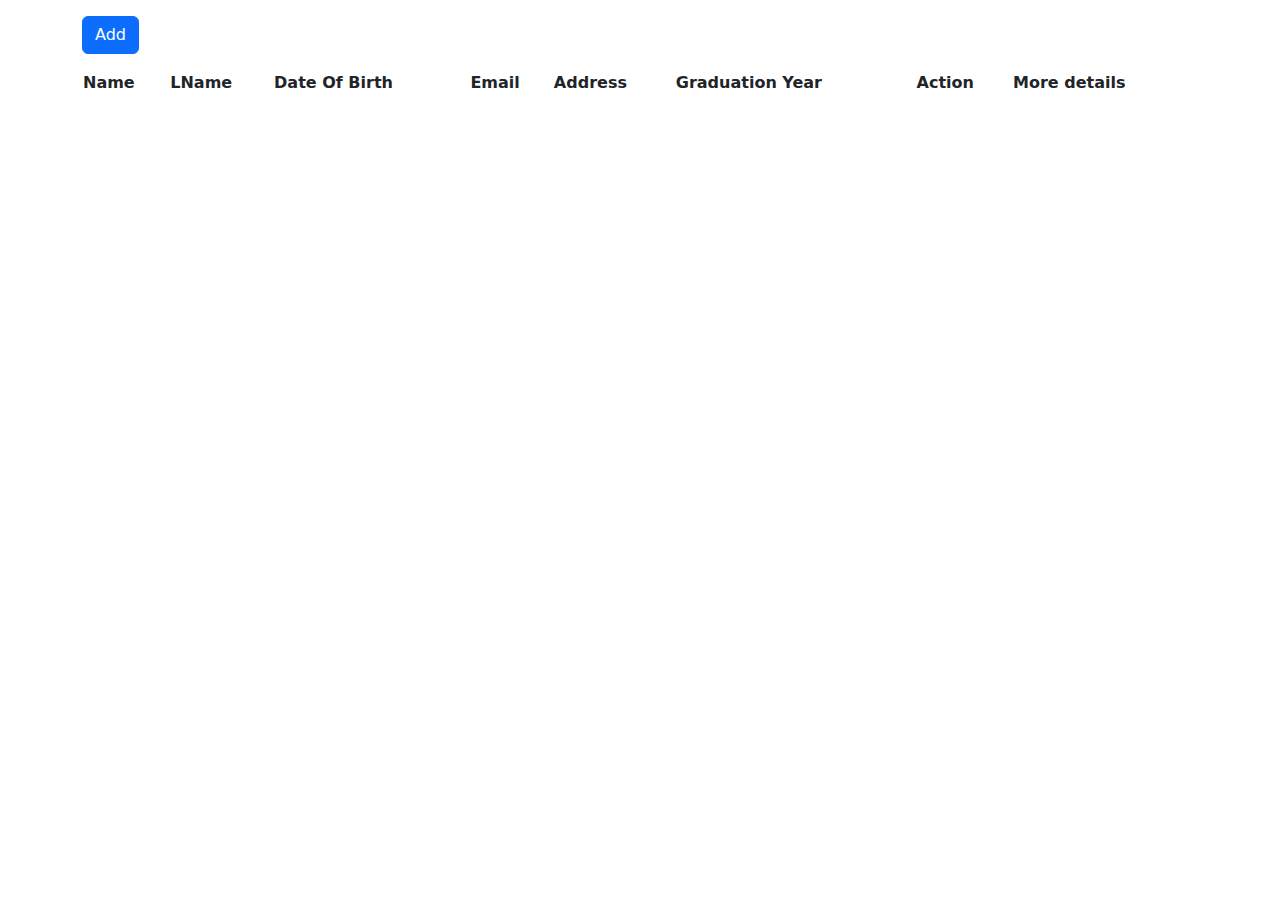
<file: Additional task/crud/index.html>
<!DOCTYPE html>
<html lang="en">
  <head>
    <meta charset="UTF-8">
    <meta name="viewport" content="width=device-width, initial-scale=1.0">
    <title>Document</title>
    <link rel="stylesheet" href="./assets/css/bootstrap.min.css">
    <link rel="stylesheet" href="./assets/style/style.css">
    <link rel="preconnect" href="https://fonts.googleapis.com">
    <link rel="preconnect" href="https://fonts.gstatic.com" crossorigin>
    <link href="https://fonts.googleapis.com/css2?family=Inter:wght@100..900&display=swap" rel="stylesheet">
    <link rel="stylesheet" href="https://cdnjs.cloudflare.com/ajax/libs/font-awesome/6.5.1/css/all.min.css  ">
    <script src="https://code.jquery.com/jquery-3.7.1.js" integrity="sha256-eKhayi8LEQwp4NKxN+CfCh+3qOVUtJn3QNZ0TciWLP4=" crossorigin="anonymous"></script>
    <link rel="stylesheet" type="text/css" href="https://cdn.datatables.net/1.11.5/css/jquery.dataTables.min.css">
    <script type="text/javascript" charset="utf8" src="https://cdn.datatables.net/1.11.5/js/jquery.dataTables.min.js"></script>
    <script type="text/javascript" charset="utf8" src="https://cdn.datatables.net/responsive/2.2.9/js/dataTables.responsive.min.js"></script>
    <link rel="stylesheet" type="text/css" href="https://cdn.datatables.net/responsive/2.2.9/css/responsive.dataTables.min.css">
  </head>
  <body>
    <div class="toast-container position-fixed bottom-0 end-0 p-3">
      <div class="toast" id="live-toast">
        <div class="toast-header">
          <strong class="me-auto">Confirm Delete?</strong>
        </div>
        <div class="toast-body">
          <button type="button" class="btn btn-danger">Yes</button>
          <button type="button" class="btn btn-success">No</button>
        </div>
      </div>
    </div>

    <div class="container mx-auto">
      <div class="justify-content-end my-3">
        <button class="btn btn-primary" data-bs-target="#std-modal" data-bs-toggle="modal" id="add-student">
          Add
        </button>
      </div>
      <table id="student-table" class="hover compact cell-border ">
        <thead>
          <tr>
            <th>Name</th>
            <th>LName</th>
            <th>Date Of Birth</th>
            <th>Email</th>
            <th>Address</th>
            <th>Graduation Year</th>
            <th>Action</th>
            <th>More details</th>
          </tr>
        </thead>
         <tbody>
          
        </tbody>
      </table>

      <div class="modal fade" id="edu-modal" data-bs-backdrop="static">
        <div class="modal-dialog modal-dialog-centered modal-lg">
          <div class="modal-content">
            <div class="modal-header">
              <strong>Education Details:</strong>
              <button class="btn-close" data-bs-dismiss="modal"></button>
            </div>
            <div class="modal-body">
              <div class=" text-nowrap" style="overflow: auto;">
                <table class="container table" id="modal-table">
                  <thead>
                    <tr>
                      <th>Degree/ Board</th> 
                      <th>School/ College</th> 
                      <th>Start Date</th> 
                      <th>Passout Year</th> 
                      <th>Percentage</th> 
                      <th>Backlog</th>
                    </tr>
                  </thead>
                  <tbody id="edu_table_body">
  
                  </tbody>
                </table>
              </div>
            </div>
          </div>
        </div>
      </div>



      <div id="std-modal" class="modal fade " data-bs-backdrop="static">
        <div class="modal-dialog man-wid p-4 mx-auto">
          <div class="modal-content">
            <div class="modal-header">
              <p class="mb-0 fs-3">Add Student</p>
              <button class="btn-close" onclick="reset_form()" data-bs-dismiss="modal"></button>
            </div>
            <div class="modal-body">
              <p class="text-center fs-3">Student form</p>
              <form action="" id="form" class="" novalidate>
                <div class="row target-row mx-0 px-0 mx-0 px-0 w-100">
                  <div class="col-xl-4 col-md-6 col-12">
                    <div class="form-floating mb-4">
                      <input type="text" onkeyup="validate_name(this)" class="form-control" id="fname" placeholder="xyz" name="fname">
                      <label for="fname">First Name</label>
                      <div class="valid-feedback">Sahi hey boss</div>
                      <div class="invalid-feedback">kuch gadbad he boss</div>
                    </div>
                  </div>
                  <div class="col-xl-4 col-md-6 col-12 mb-4">
                    <div class="form-floating">
                      <input type="text" onkeyup="validate_name(this)" class="form-control" id="lname" placeholder="xyz" name="lname">
                      <label for="fname">Last Name</label>
                      <div class="valid-feedback">Sahi hey boss</div>
                      <div class="invalid-feedback">kuch gadbad he boss</div>
                    </div>
                  </div>
                  <div class="col-xl-4 col-md-6 col-12 mb-4">
                    <div class="form-floating">
                      <input type="date" onchange="validate_dob(this)" class="form-control" id="dob" placeholder="xyz" name="dob">
                      <label for="fname">Date Of Birth</label>
                      <div class="valid-feedback">Sahi hey boss</div>
                      <div class="invalid-feedback">Tu chota hai boss</div>
                    </div>
                  </div>
                  <div class="col-xl-4 col-md-6 col-12 mb-4">
                    <div class="form-floating">
                      <input type="text" class="form-control" onchange="validate_email(this)" id="email" placeholder="xyz" name="email">
                      <label for="fname">Email</label>
                      <div class="valid-feedback">Sahi hey boss</div>
                      <div class="invalid-feedback">kuch gadbad he boss</div>
                    </div>
                  </div>
                  <div class="col-xl-4 col-md-6 col-12 mb-4">
                    <div class="form-floating">
                      <input type="text" onchange="validate_empty(this)" class="form-control" id="address" placeholder="xyz" name="address">
                      <label for="fname">Address</label>
                      <div class="valid-feedback">Sahi hey boss</div>
                      <div class="invalid-feedback">kuch gadbad he boss</div>
                    </div>
                  </div>
                  <div class="col-xl-4 col-md-6 col-12 mb-4">
                    <div class="form-floating">
                      <input type="month" class="form-control" onchange="validate_empty(this)" id="grad-year" placeholder="xyz" name="grad-year">
                      <label for="fname">Graduation Year</label>
                      <div class="valid-feedback">Sahi hey boss</div>
                      <div class="invalid-feedback">kuch gadbad he boss</div>
                    </div>
                  </div>
                </div>
                <hr>
                
                <!-- education -->
                <div>
                  <div class="modal-header border-0">
                    <p class="mb-4 fs-3">Education</p>
                    <button class="p-2 bg-light bg-white rounded-3" id="add-ed-btn" type="button">+</button>
                  </div>
                  <div class="allEdrow mx-0 px-0">
                    <div class="row mx-0 px-0 flex-nowrap" id="ed-1">
                      <div class="col-11 row target-row mx-0 px-0 flex-wrap">
                        <div class="col-xl col-lg-4 col-md-6 col-12">
                          <div class="form-floating mb-4">
                            <input type="text" class="form-control" onchange="validate_empty(this)" id="degree-board-1" placeholder="xyz" name="degree-board">
                            <label for="degree-board-1">Degree/ Board</label>
                            <div class="valid-feedback">Sahi hey boss</div>
                      <div class="invalid-feedback">kuch gadbad he boss</div>
                          </div>
                        </div>
                        <div class="col-xl col-lg-4 col-md-6 col-12">
                          <div class="form-floating mb-4">
                            <input type="text" class="form-control" onchange="validate_empty(this)" id="school-collage-1" placeholder="xyz" name="school-collage">
                            <label for="school-collage-1">School/ College</label>
                            <div class="valid-feedback">Sahi hey boss</div>
                      <div class="invalid-feedback">kuch gadbad he boss</div>
                          </div>
                        </div>
                        <div class="col-xl col-lg-4 col-md-6 col-12">
                          <div class="form-floating mb-4">
                            <input type="month" class="form-control" onchange="validate_pass_year(this)" id="start-date-1" placeholder="xyz" name="start-date">
                            <label for="start-date-1">Start Date</label>
                            <div class="valid-feedback">Sahi hey boss</div>
                            <div class="invalid-feedback">kuch gadbad he boss</div>
                          </div>
                        </div>
                        <div class="col-xl col-lg-4 col-md-6 col-12">
                          <div class="form-floating mb-4">
                            <input type="month" class="form-control" onchange="validate_pass_year(this)" id="Passout-Year-1" placeholder="xyz" name="Passout-Year">
                            <label for="Passout-Year-1">Passout Year</label>
                            <div class="valid-feedback">Sahi hey boss</div>
                      <div class="invalid-feedback">kuch gadbad he boss</div>
                          </div>
                        </div>
                        <div class="col-xl col-lg-4 col-md-6 col-12">
                          <div class="form-floating mb-4">
                            <input type="number" class="form-control" onkeyup="validate_backlog_perct(this)" id="Percentage-1" placeholder="xyz" name="Percentage" min="0" max="100">
                            <label for="Percentage-1">Percentage</label>
                            <div class="valid-feedback">Sahi hey boss</div>
                            <div class="invalid-feedback">kuch gadbad he boss</div>
                          </div>
                        </div>
                        <div class="col-xl col-lg-4 col-md-6 col-12">
                          <div class="form-floating mb-4">
                            <input type="number" class="form-control" onkeyup="validate_backlog_perct(this)" id="Backlog-1" placeholder="xyz" name="Backlog" min="0">
                            <label for="Backlog-1">Backlog</label>
                            <div class="valid-feedback">Sahi hey boss</div>
                      <div class="invalid-feedback">kuch gadbad he boss</div>
                          </div>
                        </div>
                      </div>
                      <div class="col invisible">
                        <button>
                          +
                        </button>
                      </div>                
                    </div>
                    <div class="row mx-0 px-0 flex-nowrap" id="ed-2">
                      <div class="col-11 row target-row mx-0 px-0 flex-wrap">
                        <div class="col-xl col-lg-4 col-md-6 col-12">
                          <div class="form-floating mb-4">
                            <input type="text" class="form-control" onchange="validate_empty(this)" id="degree-board-2" placeholder="xyz" name="degree-board">
                            <label for="degree-board-2">Degree/ Board</label>
                            <div class="valid-feedback">Sahi hey boss</div>
                      <div class="invalid-feedback">kuch gadbad he boss</div>
                          </div>
                        </div>
                        <div class="col-xl col-lg-4 col-md-6 col-12">
                          <div class="form-floating mb-4">
                            <input type="text" class="form-control" onchange="validate_empty(this)" id="school-collage-2" placeholder="xyz" name="school-collage">
                            <label for="school-collage-2">School/ College</label>
                            <div class="valid-feedback">Sahi hey boss</div>
                      <div class="invalid-feedback">kuch gadbad he boss</div>
                          </div>
                        </div>
                        <div class="col-xl col-lg-4 col-md-6 col-12">
                          <div class="form-floating mb-4">
                            <input type="month" class="form-control" onchange="validate_pass_year(this)" id="start-date-2" placeholder="xyz" name="start-date">
                            <label for="start-date-2">Start Date</label>
                            <div class="valid-feedback">Sahi hey boss</div>
                      <div class="invalid-feedback">kuch gadbad he boss</div>
                          </div>
                        </div>
                        <div class="col-xl col-lg-4 col-md-6 col-12">
                          <div class="form-floating mb-4">
                            <input type="month" class="form-control" onchange="validate_pass_year(this)" id="Passout-Year-2" placeholder="xyz" name="Passout-Year">
                            <label for="Passout-Year-2">Passout Year</label>
                            <div class="valid-feedback">Sahi hey boss</div>
                      <div class="invalid-feedback">kuch gadbad he boss</div>
                          </div>
                        </div>
                        <div class="col-xl col-lg-4 col-md-6 col-12">
                          <div class="form-floating mb-4">
                            <input type="number" class="form-control" onkeyup="validate_backlog_perct(this)" id="Percentage-2" placeholder="xyz" name="Percentage" min="0" max="100">
                            <label for="Percentage-2">Percentage</label>
                            <div class="valid-feedback">Sahi hey boss</div>
                      <div class="invalid-feedback">kuch gadbad he boss</div>
                          </div>
                        </div>
                        <div class="col-xl col-lg-4 col-md-6 col-12">
                          <div class="form-floating mb-4">
                            <input type="number" class="form-control" onkeyup="validate_backlog_perct(this)" id="Backlog-2" placeholder="xyz" name="Backlog" min="0">
                            <label for="Backlog-2">Backlog</label>
                            <div class="valid-feedback">Sahi hey boss</div>
                      <div class="invalid-feedback">kuch gadbad he boss</div>
                          </div>
                        </div>
                      </div>
                      <div class="col invisible">
                        <button>
                          +
                        </button>
                      </div>                
                    </div>
                    
                    <div id="extra-ed-rec">
                    </div>             
                  </div>
                </div>
                <div class="modal-footer">
                  <button class="btn btn-secondary" type="submit" >Submit</button>
                </div>
              </form>
  
  
            </div>
            
          </div>
        </div>
      </div>
    </div>

    
    <script src="./assets/js/bootstrap.min.js"></script>
    <script src="./assets/Script/app.js"></script>
  </body>
</html>
</file>
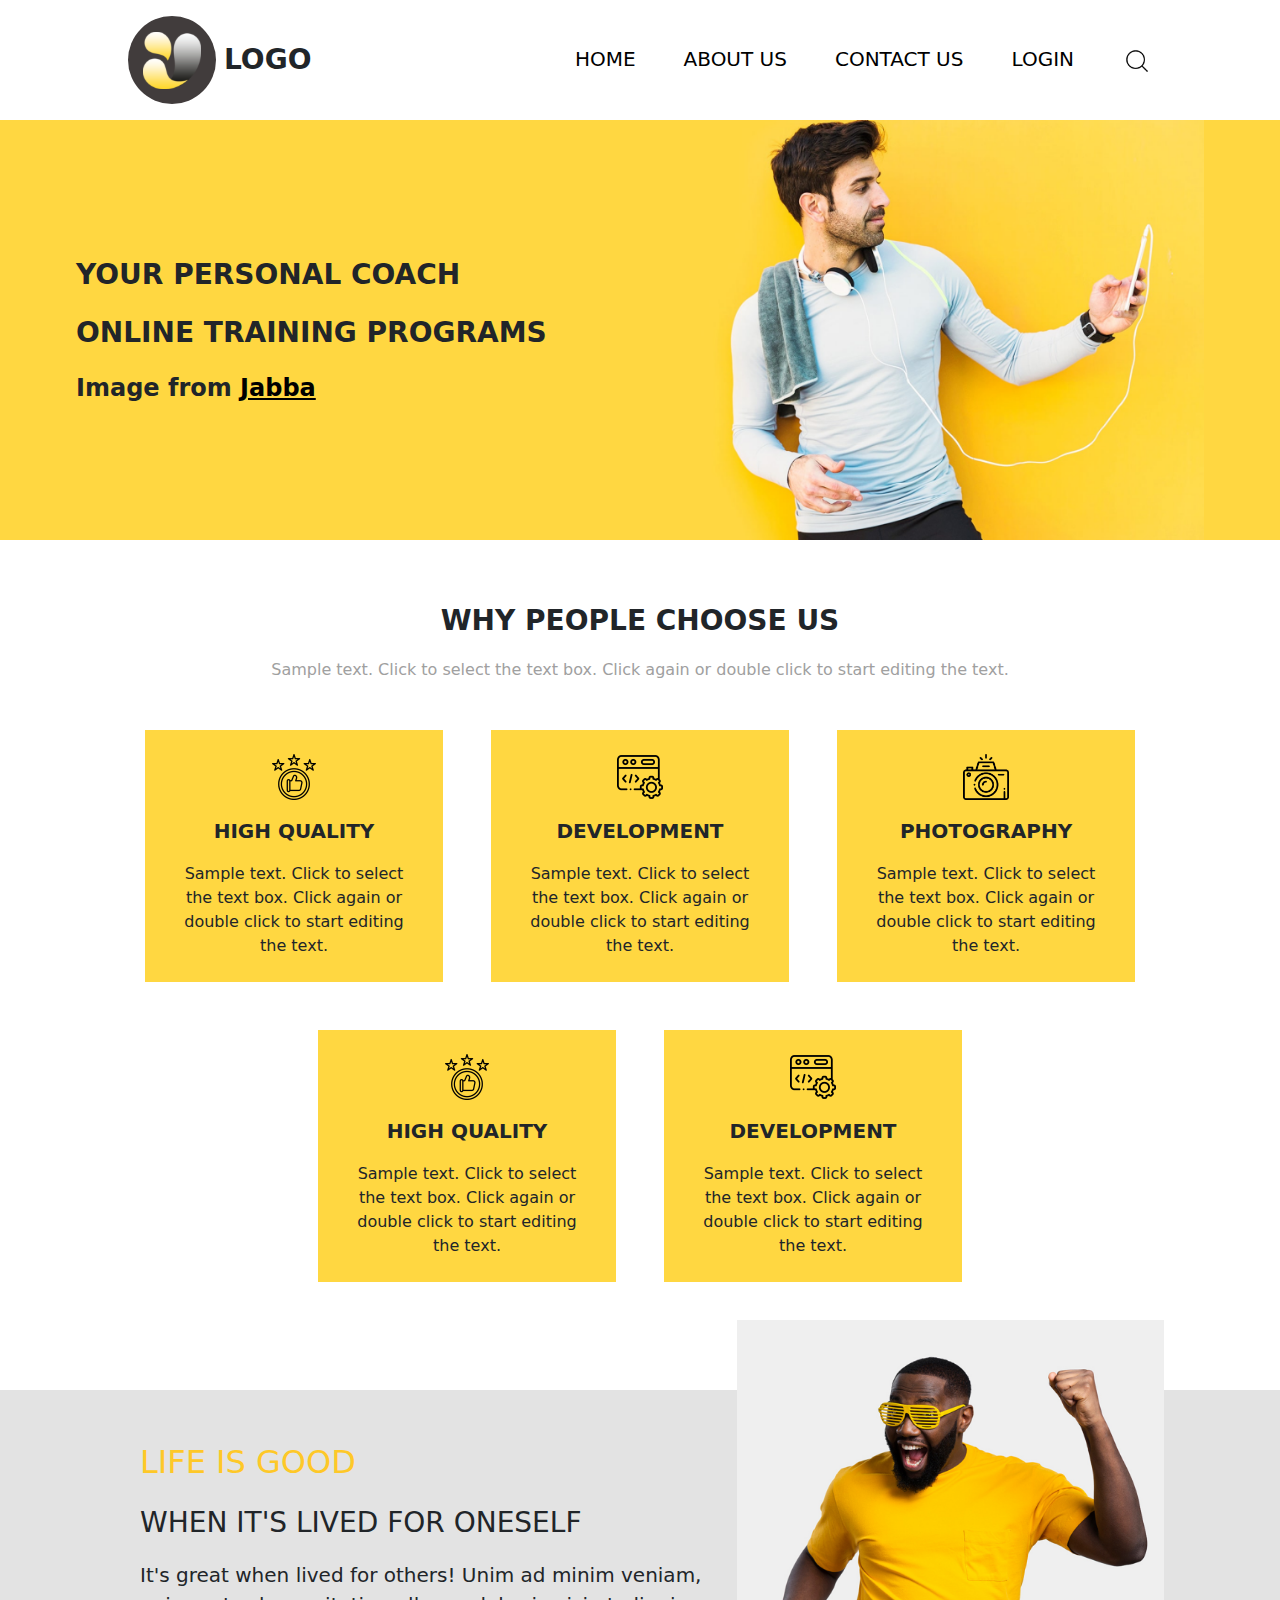
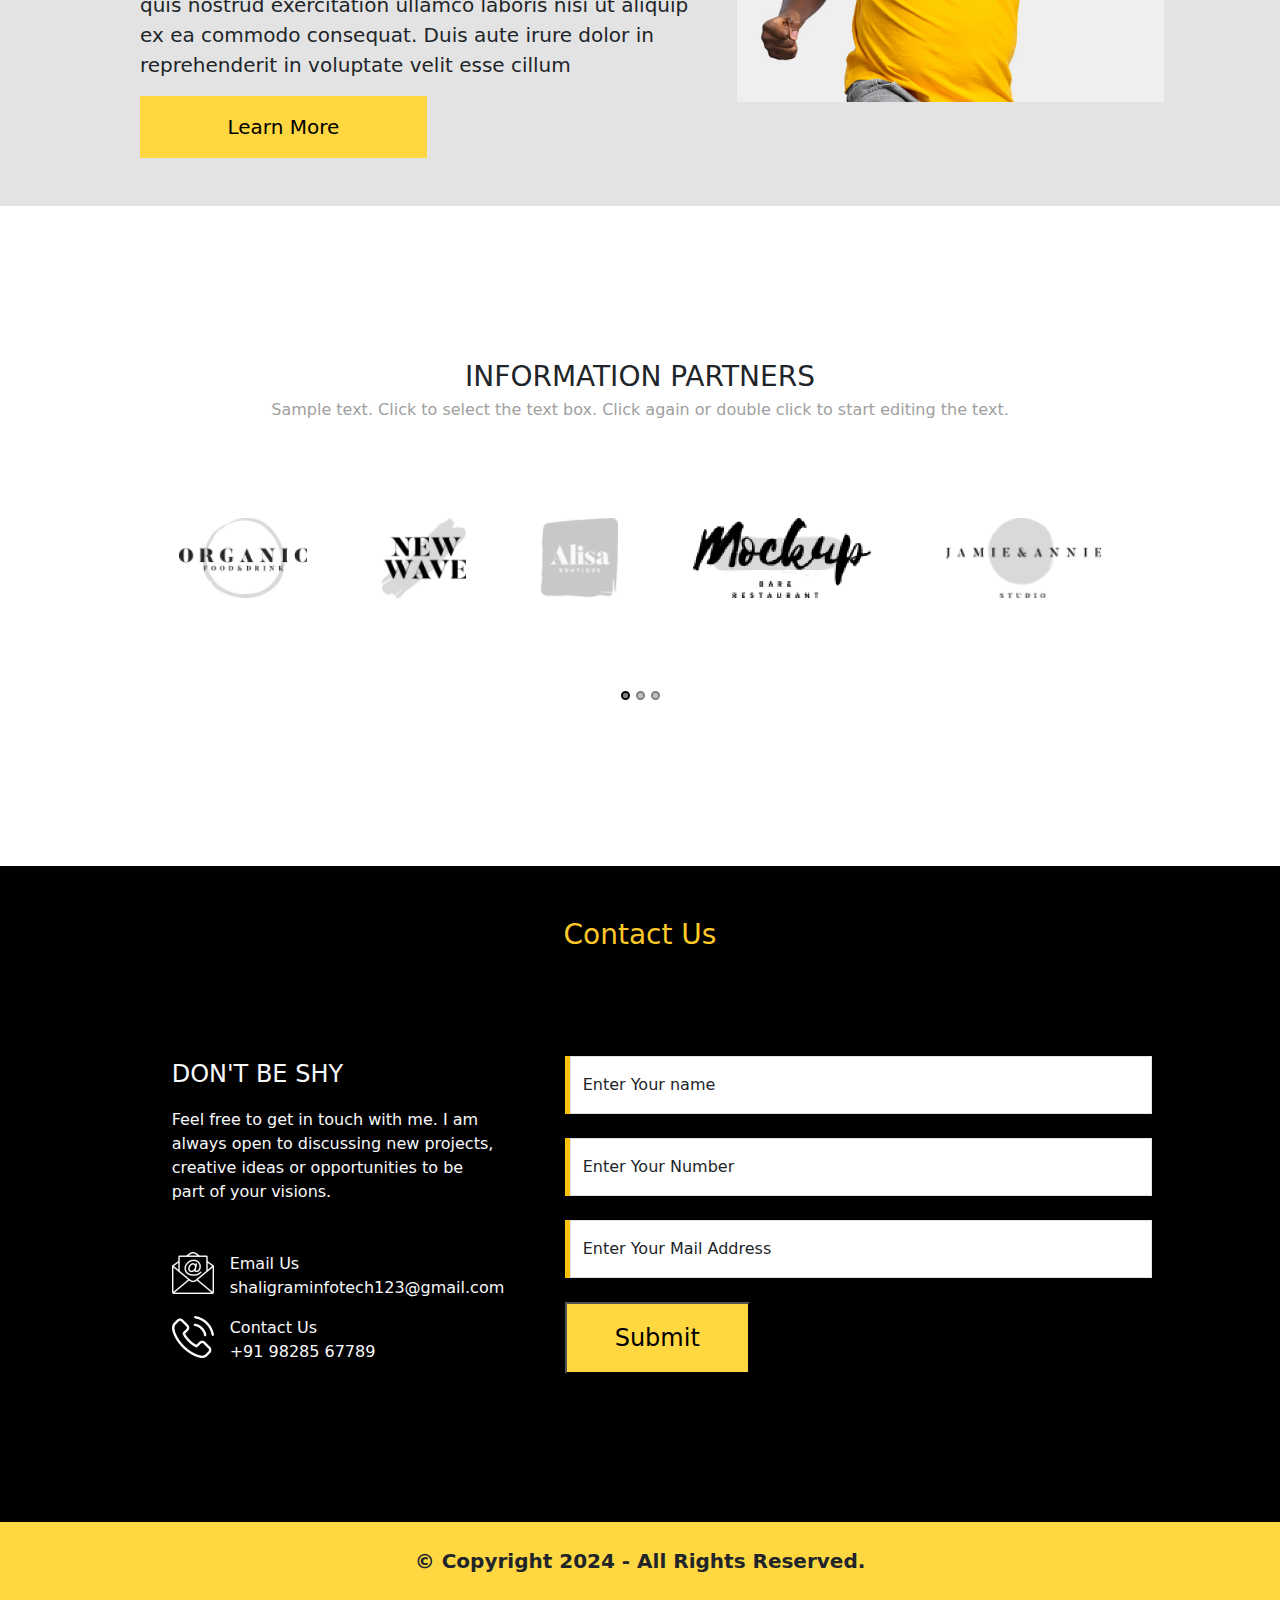
<file: Additional task/task2/index.html>
<!doctype html>
<html lang="en">
  <head>
    <meta charset="UTF-8">
    <meta name="viewport" content="width=device-width, initial-scale=1.0">
    <title>Document</title>
    <link rel="stylesheet" href="./assets/css/bootstrap.min.css">
    <link rel="stylesheet" href="./assets/style/style.css">
    <link rel="preconnect" href="https://fonts.googleapis.com">
    <link rel="preconnect" href="https://fonts.gstatic.com" crossorigin>
    <link href="https://fonts.googleapis.com/css2?family=Inter:wght@100..900&display=swap" rel="stylesheet">
    <link rel="stylesheet" href="https://cdnjs.cloudflare.com/ajax/libs/font-awesome/6.5.1/css/all.min.css  ">
    <link href="https://fonts.cdnfonts.com/css/objective" rel="stylesheet">
  </head>
  <body>

    <!-- header -->
    <header>
      <div class="my-container d-flex justify-content-between mx-auto py-3 align-items-center flex-column flex-lg-row gap-4 text-nowrap">
        <div class="d-flex align-items-center gap-2">
          <svg width="88" height="88" viewBox="0 0 88 88" fill="none" xmlns="http://www.w3.org/2000/svg" xmlns:xlink="http://www.w3.org/1999/xlink">
            <circle cx="44" cy="44" r="44" fill="#413C3C"/>
            <rect x="15" y="16" width="58" height="57" fill="url(#pattern0)"/>
            <defs>
            <pattern id="pattern0" patternContentUnits="objectBoundingBox" width="1" height="1">
            <use xlink:href="#image0_79_156" transform="matrix(0.000721501 0 0 0.000734159 0 -0.00253158)"/>
            </pattern>
            <image id="image0_79_156" width="1386" height="1369" xlink:href="[data-uri]"/>
            </defs>
            </svg>
          <p class="fs-3 fw-bold">LOGO</p>
        </div>
        <div>
          <ul class="d-flex gap-md-5 fs-5 mb-0 px-0 flex-column flex-md-row gap-2 text-center">
            <li><a href="#">HOME</a></li>
            <li><a href="#">ABOUT US</a></li>
            <li><a href="#">CONTACT US</a></li>
            <li><a href="#">LOGIN</a></li>
            <li class="d-md-block d-none"><a href="#"><img src="./assets/IMG/image.png" height="30px" alt=""></a></li>
          </ul>
        </div>
      </div>
    </header>


    <!-- section 1 -->
    <section>
      <div class="bg1 p-md-0 p-5">
        <div class="w-90 ms-md-auto mx-auto row d-flex align-items-center px-0 mx-0 flex-column-reverse flex-md-row">
          <div class="col-md-6 col-12 d-flex flex-column gap-3 text-md-start text-center">
            <p class="fs-3 fw-bold">YOUR PERSONAL COACH</p>
            <p class="fs-3 fw-bold">ONLINE TRAINING PROGRAMS</p>
            <P class="fs-4 fw-bold">Image from <a href="" style="text-decoration: underline !important;">Jabba</a></P>
          </div>
          <div class="col-md-6 col-12">
            <img src="./assets/IMG/image (1).png" class="s1img" alt="">
          </div>

        </div>
      </div>
    </section>


    <!-- section 2 -->
    <section>
      <div class="my-container s2pad mx-auto">
        <div class="text-center">
          <p class="fs-3 fw-bold mb-3">WHY PEOPLE CHOOSE US</p>
          <p class="col1">Sample text. Click to select the text box. Click again or double click to start editing the text.</p>
        </div>
        <div class="py-5">
          <div class="d-flex w-100 justify-content-center gap-5 mb-5 flex-wrap">
            <div class="s2box d-flex flex-column gap-3 align-items-center text-center justify-content-between p-4">
              <img class="s2icon" src="./assets/IMG/image4.png" alt="">
                <p class="fw-bold fs-5">HIGH QUALITY</p>
                <p>Sample text. Click to select the text box. Click again or double click to start editing the text.</p>
            </div>
            <div class="s2box d-flex flex-column gap-3 align-items-center text-center justify-content-between p-4">
              <img class="s2icon" src="./assets/IMG/image3.png" alt="">
                <p class="fw-bold fs-5">DEVELOPMENT</p>
                <p>Sample text. Click to select the text box. Click again or double click to start editing the text.</p>
            </div>
            <div class="s2box d-flex flex-column gap-3 align-items-center text-center justify-content-between p-4">
              <img class="s2icon" src="./assets/IMG/image (2).png" alt="">
                <p class="fw-bold fs-5">PHOTOGRAPHY</p>
                <p>Sample text. Click to select the text box. Click again or double click to start editing the text.</p>
            </div>
          </div>
          <div class="d-flex w-100 justify-content-center gap-5 flex-wrap">
            <div class="s2box d-flex flex-column gap-3 align-items-center text-center justify-content-between p-4">
              <img class="s2icon" src="./assets/IMG/image4.png" alt="">
                <p class="fw-bold fs-5">HIGH QUALITY</p>
                <p>Sample text. Click to select the text box. Click again or double click to start editing the text.</p>
            </div>
            <div class="s2box d-flex flex-column gap-3 align-items-center text-center justify-content-between p-4">
              <img class="s2icon" src="./assets/IMG/image3.png" alt="">
                <p class="fw-bold fs-5">DEVELOPMENT</p>
                <p>Sample text. Click to select the text box. Click again or double click to start editing the text.</p>
            </div>
          </div>
        </div>
        <div>

        </div>
      </div>

    </section>


    <!-- section 3 -->
    <section>
      <div class="bg2">
        <div class="my-container mx-auto row flex-column-reverse flex-xl-row ">
          <div class="col-xl-7 col-12  d-flex flex-column gap-3 py-5 nowrap">
            <p class="fs-2 col2 ">LIFE IS GOOD</p>
            <p class="fs-3 ">WHEN IT'S LIVED FOR ONESELF</p>
            <p class="fs-5">It's great when lived for others! Unim ad minim veniam, quis nostrud exercitation
              ullamco laboris nisi ut aliquip ex ea commodo consequat. Duis aute irure dolor 
              in reprehenderit in voluptate velit esse cillum</p>
            <button class="w-50 border-0 bg1 py-3 fs-5">Learn More</button>
          </div>
          <div class="col-xl-5 col-12 position-relative s3imghold mx-auto ">
            <img src="./assets/IMG/image (10).png" class="s3img position-absolute" alt="">
          </div>
        </div>
      </div>

    </section>


    <!-- section 4 -->
    <section>
      <div class="my-container mx-auto w-100 s4pad">
        <div class="text-center mb-5">
          <p class="fs-3">INFORMATION PARTNERS</p>
          <p class="col1">Sample text. Click to select the text box. Click again or double click to start editing the text.</p>
        </div>
      <div id="carouselExampleIndicators" class="carousel slide  my-container mx-auto py-5" data-bs-ride="carousel">
        <div class="carousel-indicators">
          <button type="button" data-bs-target="#carouselExampleIndicators" data-bs-slide-to="0" class="active"></button>
          <button type="button" data-bs-target="#carouselExampleIndicators" data-bs-slide-to="1"></button>
          <button type="button" data-bs-target="#carouselExampleIndicators" data-bs-slide-to="2"></button>
        </div>
          <div class="carousel-inner">
            <div class="carousel-item active" data-bs-interval="3000">
              <div class="d-flex justify-content-evenly gap-4">
                <img src="./assets/IMG/image (1)7.png" alt="">
                <img src="./assets/IMG/image (2)7.png" alt="">
                <img src="./assets/IMG/image77.png" alt="">
                <img src="./assets/IMG/image (3).png" alt="">
                <img src="./assets/IMG/image (4).png" alt="">
              </div>
            </div>
            <div class="carousel-item" data-bs-interval="3000">
              <div class="d-flex justify-content-evenly gap-4" >
                <img src="./assets/IMG/image (1)7.png" alt="">
                <img src="./assets/IMG/image (2)7.png" alt="">
                <img src="./assets/IMG/image77.png" alt="">
                <img src="./assets/IMG/image (3).png" alt="">
                <img src="./assets/IMG/image (4).png" alt="">
              </div>
            </div>
            <div class="carousel-item" data-bs-interval="3000">
              <div class="d-flex justify-content-evenly gap-4">
                <img src="./assets/IMG/image (1)7.png" alt="">
                <img src="./assets/IMG/image (2)7.png" alt="">
                <img src="./assets/IMG/image77.png" alt="">
                <img src="./assets/IMG/image (3).png" alt="">
                <img src="./assets/IMG/image (4).png" alt="">
              </div>
            </div>
          </div>
        <button class="carousel-control-prev" type="button" data-bs-target="#carouselExampleIndicators" data-bs-slide="prev">
          <span class="carousel-control-prev-icon" ></span>
        </button>
        <button class="carousel-control-next" type="button" data-bs-target="#carouselExampleIndicators" data-bs-slide="next">
          <span class="carousel-control-next-icon" ></span>
        </button>
      </div>
    </div>  
    </section>


    <!-- footer -->
    <footer>
      <div class=" bg-black">
        <div class="py-5">
          <p class="text-center fs-3 col2">Contact Us</p>
          <div class="mx-auto my-container fpad">
            <div class="row justify-content-between">
              <div class="col-lg-4 col-12 text-light mx-auto mb-lg-0 mb-5">
                <div class="mb-5">
                  <p class="fs-4 mb-3">DON'T BE SHY</p>
                  <p>Feel free to get in touch with me. 
                    I am always open to discussing new projects, 
                    creative ideas or opportunities to be 
                    part of your visions.</p>
                </div>
                <div>
                  <div class="d-flex gap-3 mb-3">
                    <img src="./assets/IMG/sfdbfg.png" height="42px" alt="">
                    <div>
                      <p>Email  Us</p>
                      <p>shaligraminfotech123@gmail.com</p>
                    </div>
                  </div>
                  <div class="d-flex gap-3">
                    <img src="./assets/IMG/tgb.png" height="42px" alt="">
                    <div>
                      <p>Contact  Us</p>
                      <p>+91 98285 67789</p>
                    </div>
                  </div>
                </div>
              </div>
              <div class="col-lg-7 col-12">
                <form action="" class="mx-md-auto">
                  <div class="form-floating mb-4 border-start border-warning border-5">
                    <input type="text" class="form-control rounded-0" name="name" id="fname" placeholder="">
                    <label for="fname">Enter Your name</label>
                  </div>
                  <div class="form-floating mb-4 border-start border-warning border-5">
                    <input type="text" id="fnum" class="form-control rounded-0" placeholder="">
                    <label for="fnum">Enter Your Number</label>
                  </div>
                  <div class="form-floating mb-4 border-start border-warning border-5">
                    <input type="text" name="" id="fmail" class="form-control rounded-0" placeholder="">
                    <label for="fmail">Enter Your Mail Address</label>
                  </div>
                  <button class="bg1 fs-4 px-5 py-3">Submit</button>
                </form>
              </div>
            </div>

          </div>
        </div>
      </div>
    </footer>


    <!-- copy right -->
    <section>
      <div class="bg1">
        <p class="text-center py-4 fs-5 fw-bold px-1">© Copyright 2024 - All Rights Reserved.</p>
      </div>
    </section>


    
    

    <script src="https://cdn.jsdelivr.net/npm/@popperjs/core@2.11.8/dist/umd/popper.min.js" integrity="sha384-I7E8VVD/ismYTF4hNIPjVp/Zjvgyol6VFvRkX/vR+Vc4jQkC+hVqc2pM8ODewa9r" crossorigin="anonymous"></script>
    <script src="./assets/js/bootstrap.min.js"></script>  
  </body>
</html>
</file>
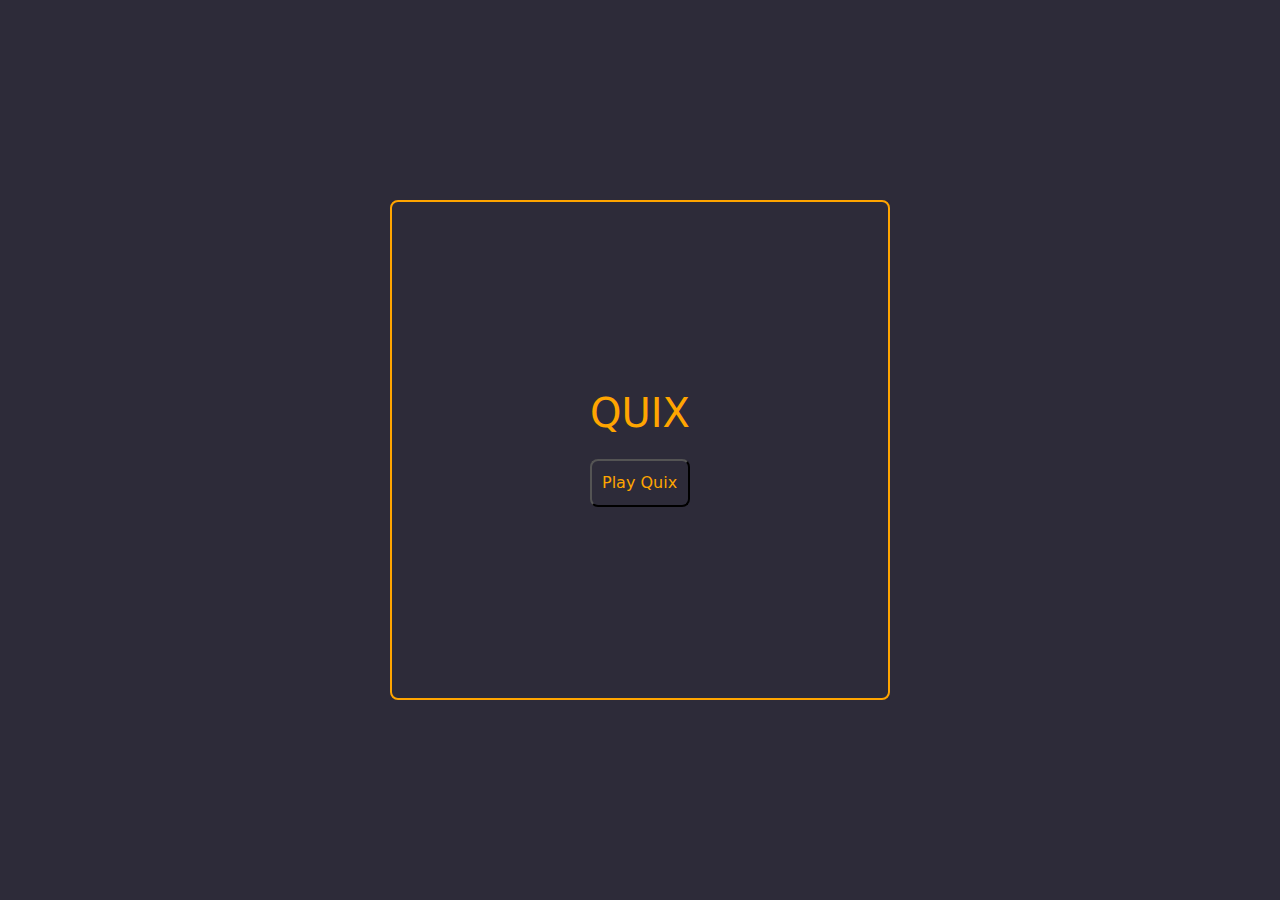
<file: Additional task/task3/index.html>
<!doctype html>
<html lang="en">
  <head>
    <meta charset="UTF-8">
    <meta name="viewport" content="width=device-width, initial-scale=1.0">
    <title>Document</title>
    <link rel="stylesheet" href="./assets/css/bootstrap.min.css">
    <link rel="stylesheet" href="./assets/style/style.css">
    <link rel="stylesheet" href="https://cdnjs.cloudflare.com/ajax/libs/font-awesome/6.5.1/css/all.min.css">
    <script src="https://code.jquery.com/jquery-3.7.1.min.js" integrity="sha256-/JqT3SQfawRcv/BIHPThkBvs0OEvtFFmqPF/lYI/Cxo=" crossorigin="anonymous"></script>
  </head>
  <body>

      
    

    <div class="d-flex justify-content-center align-items-center my_container" style="color:orange;">
      <div class="box1 rounded-3 p-4 d-flex justify-content-center align-items-center">
        <div>
          <p class="fs-1 text-center mb-3">QUIX</p>
          <button class="play-btn" id="play-btn">Play Quix</button>
        </div>
      </div>

      <div class="box1 rounded-3 p-4 d-flex justify-content-center align-items-center d-none" id="result-div">
        <div class="text-center">
          <p class="fs-1 text-center mb-3"></p>
          <button class="play-btn w-50 text-center" id="play-again">Play Again</button>
        </div>
      </div>

      <div class="box border rounded-3 p-4 d-none" id="quix-box">
        <div class="d-flex justify-content-between mt-2">
          <!-- question number -->
          <div class="d-flex align-items-center">
            <p id="que_info">2 of 3 Question</p>
          </div>
          <!-- timer -->
          <div class="px-3 py-2 timer-div d-flex justify-content-between position-relative">
            <span><i class="fa-solid fa-stopwatch me-2"></i></span>
            <span id="timer" class="fw-bold">00:00:00</span>
          </div>
        </div>
        <hr class="mb-0">
        <!-- question -->
        <div class="d-flex flex-column justify-content-between box-body gap-4">
          <div>
            <div>
              <p class="fs-5 fw-bold my-3 user-select-none" id="question">This is a question</p>
            </div>
            <!-- options -->
            <div class="option-div" id="option-div">
              <button id="a" class="opt-btn user-select-none">This is option1</button>
              <button id="b" class="opt-btn user-select-none">This is option2</button>
              <button id="c" class="opt-btn user-select-none">This is option3</button>
              <button id="d" class="opt-btn user-select-none">This is option4</button>
            </div>
          </div>
          <div class="next-div d-flex justify-content-end">
            <button class="px-3 py-2 rounded-3 fw-bold" id="next_que">Next</button>
          </div>
        </div>
      </div>
    </div>
    

    <script src="https://cdn.jsdelivr.net/npm/@popperjs/core@2.11.8/dist/umd/popper.min.js" integrity="sha384-I7E8VVD/ismYTF4hNIPjVp/Zjvgyol6VFvRkX/vR+Vc4jQkC+hVqc2pM8ODewa9r" crossorigin="anonymous"></script>
    <script src="./assets/js/bootstrap.min.js"></script>  
    <script src="./assets/Script/app.js"></script>
  </body>
</html>
</file>
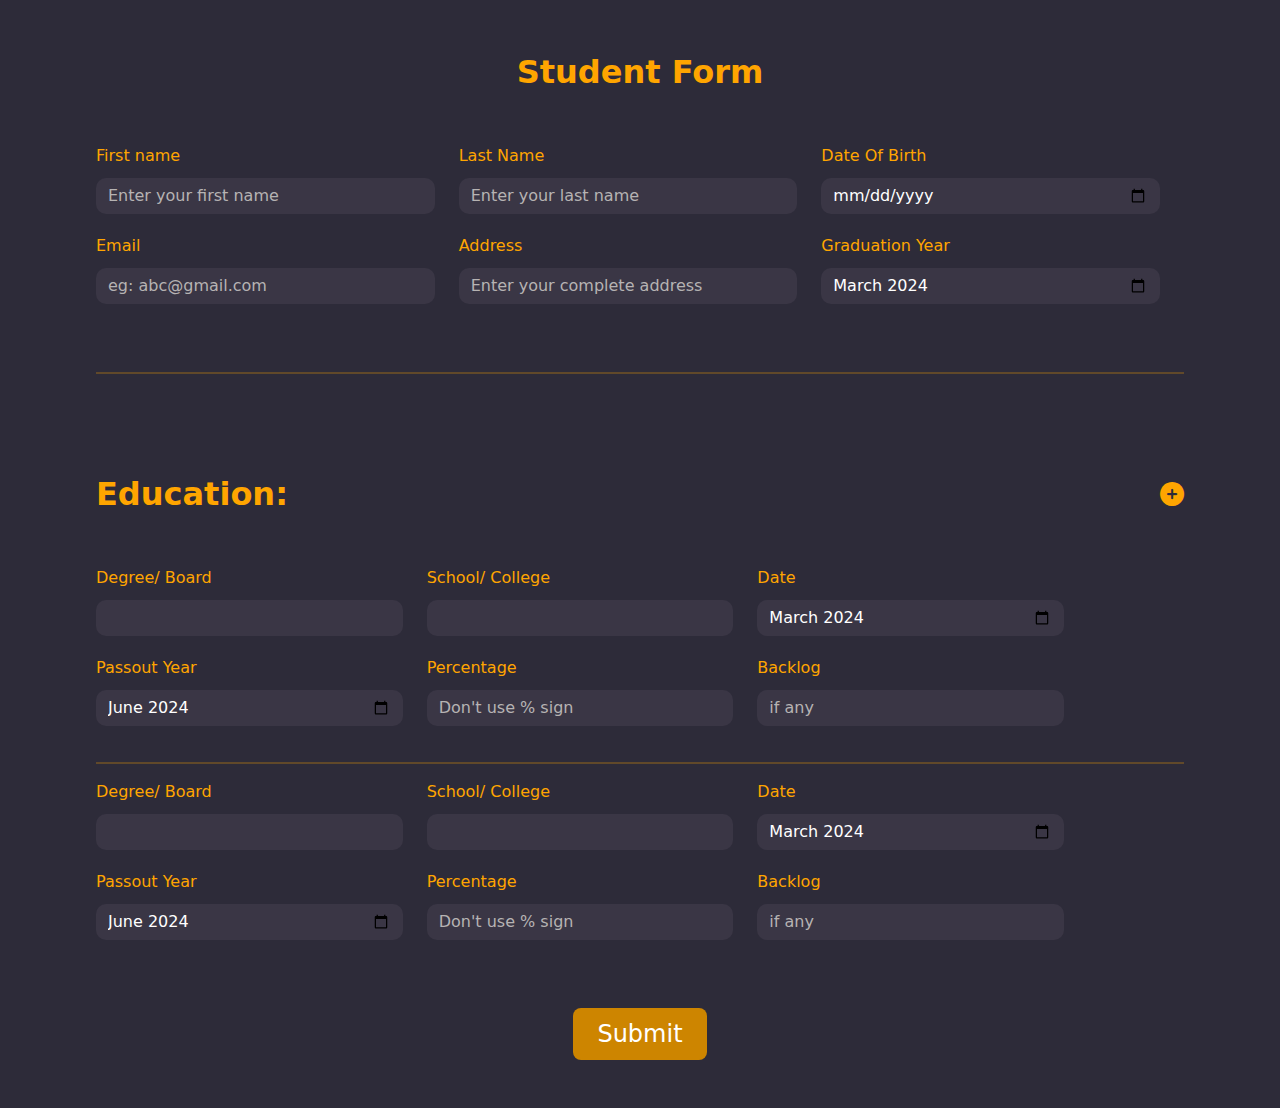
<file: JavaScript Tasks/Task1/index.html>
<!DOCTYPE html>
<html lang="en" data-bs-theme="light">
  <head data-bs-theme="light">
    <meta charset="UTF-8">
    <meta name="viewport" content="width=device-width, initial-scale=1.0">
    <title>Document</title>
    <link rel="stylesheet" href="./assets/css/bootstrap.min.css">
    <link rel="stylesheet" href="./assets/style/style.css">
    <link rel="preconnect" href="https://fonts.googleapis.com">
    <link rel="preconnect" href="https://fonts.gstatic.com" crossorigin>
    <link href="https://fonts.googleapis.com/css2?family=Inter:wght@100..900&display=swap" rel="stylesheet">
    <link rel="stylesheet" href="https://cdnjs.cloudflare.com/ajax/libs/font-awesome/6.5.1/css/all.min.css  ">
  </head>
  <body>


    <form class="px-md-5 mx-5 mx-2" id="myForm">
      <!-- Name section -->
      <section class="">
        <p class="text-center my-5 fs-2 fw-bold">Student Form</p>
        <div class="row w-100">
          <div class="col-xl-4 col-md-6">
            <label for="f-name" class="form-label">First name</label>
            <input type="text" class="form-control" id="f-name" placeholder="Enter your first name" name="f-name">
          </div>
          <div class="col-xl-4 col-md-6">
            <label for="l-name" class="form-label">Last Name</label>
            <input type="text" class="form-control  " id="l-name" placeholder="Enter your last name" name="l-name">
          </div>
          <div class="col-xl-4 col-md-6">
            <label for="dob" class="form-label">Date Of Birth</label>
            <input type="date" class="form-control  " id="dob" name="dob">
          </div>
          <div class="col-xl-4 col-md-6">
            <label for="email" class="form-label">Email</label>
            <input type="email" class="form-control " id="email" placeholder="eg: abc@gmail.com" name="email">
          </div>
          <div class="col-xl-4 col-md-6">
            <label for="address" class="form-label">Address</label>
            <input type="text" class="form-control  " id="address" placeholder="Enter your complete address" name="address">
          </div>
          <div class="col-xl-4 col-md-6">
            <label for="grad-year" class="form-label" >Graduation Year</label>
            <input type="month" class="form-control " id="grad-year" name="grad-year" value="2024-03">
          </div>
        </div>
      </section>
      <hr class="my-5">

      <!-- Education Section -->
      <section class=""> 
        <div class="d-flex justify-content-between align-items-center">
          <p class="my-5 fs-2 fw-bold">Education:</p>
          <i class="fa-solid fa-circle-plus fa-xl" role="button" id="add_btn"></i>
        </div>
        
        <div class="eds" id="eds">
          <div id="ed-1">
            <div class="d-flex justify-content-between">
              <div class="row w-100">
                <div class="col">
                  <label for="deg-brd" class="form-label">Degree/ Board</label>
                  <input type="text" class="form-control" id="deg-brd" name="deg-brd">
                </div>
                <div class="col-xxl col-xl-4 col-lg-6">
                  <label for="scl-clg" class="form-label">School/ College</label>
                  <input type="text" class="form-control" id="scl-clg" name="scl-clg">
                </div>
                <div class="col-xxl col-xl-4 col-lg-6">
                  <label for="start-date" class="form-label">Date</label>
                  <input type="month" class="form-control" id="start-date" name="start-date" value="2024-03">
                </div>
                <div class="col-xxl col-xl-4 col-lg-6">
                  <label for="pass-year" class="form-label">Passout Year</label>
                  <input type="month" class="form-control" id="pass-year" name="pass-year" value="2024-06"  >
                </div>
                <div class="col-xxl col-xl-4 col-lg-6">
                  <label for="percentage" class="form-label">Percentage</label>
                  <input type="number" class="form-control" id="percentage" placeholder="Don't use % sign" name="percentage">
                </div>
                <div class="col-xxl col-xl-4 col-lg-6">
                  <label for="backlog" class="form-label">Backlog</label>
                  <input type="number" class="form-control" id="backlog" placeholder="if any" name="backlog">
                </div>
              </div>
              <div class="invisible d-flex align-items-center px-lg-5 ps-3">
                <i role="button" class="fa-solid fa-circle-minus fa-xl" id="ed-btn"></i>
              </div>
            </div>
          </div>
          <div id="ed-2">
            <hr class="my-3">
            <div class="d-flex justify-content-between">
              <div class="row w-100">
                <div class="col">
                  <label for="deg-brd1" class="form-label">Degree/ Board</label>
                  <input type="text" class="form-control" id="deg-brd1" name="deg-brd">
                </div>
                <div class="col-xxl col-xl-4 col-lg-6">
                  <label for="scl-clg1" class="form-label">School/ College</label>
                  <input type="text" class="form-control" id="scl-clg1" name="scl-clg">
                </div>
                <div class="col-xxl col-xl-4 col-lg-6">
                  <label for="start-date1" class="form-label">Date</label>
                  <input type="month" class="form-control" id="start-date1" name="start-date" value="2024-03">
                </div>
                <div class="col-xxl col-xl-4 col-lg-6">
                  <label for="pass-year1" class="form-label">Passout Year</label>
                  <input type="month" class="form-control" id="pass-year1" name="pass-year" value="2024-06"  >
                </div>
                <div class="col-xxl col-xl-4 col-lg-6">
                  <label for="percentage1" class="form-label">Percentage</label>
                  <input type="number" class="form-control" id="percentage1" placeholder="Don't use % sign" name="percentage">
                </div>
                <div class="col-xxl col-xl-4 col-lg-6">
                  <label for="backlog1" class="form-label">Backlog</label>
                  <input type="number" class="form-control" id="backlog1" placeholder="if any" name="backlog">
                </div>
              </div>
              <div class="invisible d-flex align-items-center px-lg-5 ps-3">
                <i role="button"class="fa-solid fa-circle-minus fa-xl" id="ed-btn"></i>
              </div>
            </div>
          </div>
        </div>
      </section>

      <div class="text-center my-5">
        <button type="submit" id="sbt-btn" class=" border-0 px-4 py-2 rounded-3 fs-4" style="background-color: rgb(205, 133, 0); color: white;">Submit</button>
      </div>
    </form>

    <!-- Display Section -->
    <div class="display container table-responsive" id="display">
    </div>

    <div class="toast-container position-fixed bottom-0 end-0 p-3">
      <div id="liveToast" class="toast" role="alert" aria-live="assertive" aria-atomic="true">
        <div class="toast-header">
          <strong class="me-auto text-orange">Warning</strong>
        </div>
        <div class="toast-body text-black">
          Please Fill All Values
        </div>
      </div>
    </div>

    <script src="./assets/js/bootstrap.min.js"></script>
    <script src="./assets/Script/app.js"></script>
  </body>
</html>
</file>
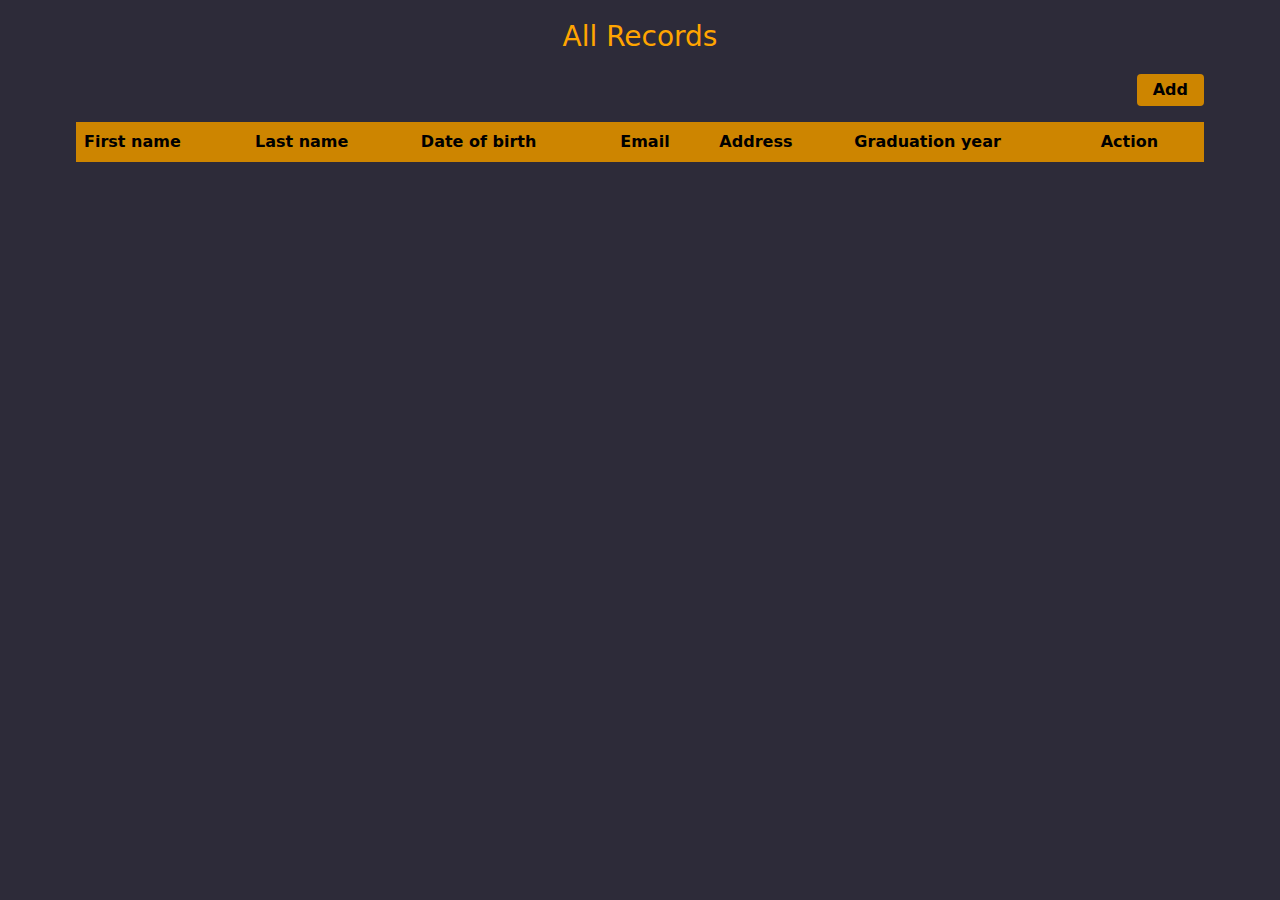
<file: JavaScript Tasks/Task2/index.html>
<!DOCTYPE html>
<html lang="en">
  <head>
    <meta charset="UTF-8">
    <meta name="viewport" content="width=device-width, initial-scale=1.0">
    <title>Document</title>
    <link rel="stylesheet" href="./assets/css/bootstrap.min.css">
    <link rel="stylesheet" href="./assets/style/style.css">
    <link rel="preconnect" href="https://fonts.googleapis.com">
    <link rel="preconnect" href="https://fonts.gstatic.com" crossorigin>
    <link href="https://fonts.googleapis.com/css2?family=Inter:wght@100..900&display=swap" rel="stylesheet">
    <link rel="stylesheet" href="https://cdnjs.cloudflare.com/ajax/libs/font-awesome/6.5.1/css/all.min.css  ">
  </head>
  <body>


    

    <!-- Display Section -->
    <p class="text-center fs-3 col-og my-3">All Records</p>
    <div class="container mb-3 d-flex justify-content-end">
      <button type="button" class="col-bg add_row-icon px-3 py-1 rounded-1 border-0 text-black fw-bold" data-bs-toggle="modal" data-bs-target="#staticBackdrop">
        Add
      </button>
    </div>
    <div class="container table-responsive" id="display">
      <table class="table table-hover table-borderless text-nowrap">
        <thead>
          <tr class="table-head-col">
            <th>First name</th>
            <th>Last name</th>
            <th>Date of birth</th>
            <th>Email</th>
            <th>Address</th>
            <th>Graduation year</th>
            <th>Action</th>
          </tr>
        </thead>
        <tbody class="table-body-col" id="table-entries">
          
        </tbody>
      </table>
    </div>

    <div class="toast-container position-fixed bottom-0 end-0 p-3">
      <div id="liveToast" class="toast" role="alert" aria-live="assertive" aria-atomic="true">
        <div class="toast-header" style="background-color: orange;">
          <strong class="me-auto text-black">Warning</strong>
        </div>
        <div class="toast-body text-black fs-5" >
          Form Contains Invalid Values
        </div>
      </div>
    </div>

    
    
    <!-- Modal -->
    <div class="modal fade" id="staticBackdrop" data-bs-backdrop="static" data-bs-keyboard="false" tabindex="-1" aria-labelledby="staticBackdropLabel" aria-hidden="true">
      <div class="modal-dialog">
        <div class="modal-content">
          <div class="modal-header col-bg add_row_icon">
            <h1 class="modal-title fs-5" id="staticBackdropLabel">Add Student</h1>
            <div class="d-flex align-items-center gap-2">
            <button class="border-0 reset-btn" onclick="reset_form()"><i class="fa-solid fa-rotate-right fa-lg"></i></button>
            <button type="button" class="btn-close" data-bs-dismiss="modal" aria-label="Close"></button>
            </div>
          </div>
          <form class="px-5" id="myForm" novalidate>
            <!-- Name section -->
            <section class="">
              <p class="text-center my-5 fs-2 fw-bold">Student Form</p>
              <div class="row w-100">
                <div class="col-xl-4 col-md-6">
                  
                  <label for="f-name" class="form-label">First name <span class="text-danger valid_text ms-2 invisible position-absolute">* Characters only</span></label>
                  <input type="text" class="form-control" onkeyup="validate_name(this)" id="f-name" placeholder="Enter your first name" name="f-name" required>
                </div>
                <div class="col-xl-4 col-md-6">
                  <label for="l-name" class="form-label">Last Name <span class="text-danger valid_text ms-2 invisible position-absolute">* Characters only</span></label>
                  <input type="text" class="form-control" onkeyup="validate_name(this)" id="l-name" placeholder="Enter your last name" name="l-name">
                </div>
                <div class="col-xl-4 col-md-6">
                  <label for="dob" class="form-label">Date Of Birth <span class="text-danger valid_text ms-2 invisible position-absolute">* Age must be 18 or above</span></label>
                  <input type="date" class="form-control" onchange="validate_dob(this)" id="dob" name="dob" required>
                </div>
                <div class="col-xl-4 col-md-6">
                  <label for="email" class="form-label">Email <span class="text-danger valid_text ms-2 invisible position-absolute">* Invalid email</span></label>
                  <input type="text" class="form-control" onchange="validate_email(this)" id="email" placeholder="eg: abc@gmail.com" name="email" required>
                </div>
                <div class="col-xl-4 col-md-6">
                  <label for="address" class="form-label">Address</label>
                  <input type="" class="form-control  " id="address" placeholder="Enter your complete address" name="address" required>
                </div>
                <div class="col-xl-4 col-md-6">
                  <label for="grad-year" class="form-label" >Graduation Year</label>
                  <input type="month" class="form-control " id="grad-year" name="grad-year" required>
                </div>
              </div>
            </section>    
            <hr class="my-5">
      
            <!-- Education Section -->
            <section class=""> 
              <div class="d-flex justify-content-between align-items-center">
                <p class="my-5 fs-2 fw-bold">Education:</p>
                <i class="fa-solid fa-circle-plus fa-xl" role="button" id="add_btn"></i>
              </div>
              
              <div class="eds" id="eds">
                <div id="ed-1">
                  <div class="d-flex justify-content-between">
                    <div class="row w-100">
                      <div class="col">
                        <label for="deg-brd" class="form-label">Degree/ Board</label>
                        <input type="text" class="form-control" id="deg-brd" name="deg-brd" required>
                      </div>
                      <div class="col-xxl col-xl-4 col-lg-6">
                        <label for="scl-clg" class="form-label">School/ College</label>
                        <input type="text" class="form-control" id="scl-clg" name="scl-clg" required>
                      </div>
                      <div class="col-xxl col-xl-4 col-lg-6">
                        <label for="start-date" class="form-label">Start Date <span class="text-danger valid_text ms-2 invisible position-absolute">* Start &lt Passout</span></label>
                        <input type="month" class="form-control" onchange="validate_pass_date(this)" id="start-date" name="start-date" required>
                      </div>
                      <div class="col-xxl col-xl-4 col-lg-6">
                        <label for="pass-year" class="form-label">Passout Year <span class="text-danger valid_text ms-2 invisible position-absolute">* Start &lt Passout</span></label>
                        <input type="month" class="form-control" onchange="validate_pass_date(this)" id="pass-year" name="pass-year" required>
                      </div>
                      <div class="col-xxl col-xl-4 col-lg-6">
                        <label for="percentage" class="form-label">Percentage <span class="text-danger valid_text ms-2 invisible position-absolute">* Invalid value</span></label>
                        <input type="number" class="form-control" onkeyup="validate_percentage(this)" id="percentage" placeholder="Don't use % sign" name="percentage" required min="0" max="100">
                      </div>
                      <div class="col-xxl col-xl-4 col-lg-6">
                        <label for="backlog" class="form-label">Backlog <span class="text-danger valid_text ms-2 invisible position-absolute">* Invalid value</span></label>
                        <input type="number" class="form-control" onkeyup="validate_backlog(this)" id="backlog" placeholder="if any" name="backlog" min="0" required>
                      </div>
                    </div>
                    <div class="invisible d-flex align-items-center px-lg-5 ps-3">
                      <i role="button" class="fa-solid fa-circle-minus fa-xl" id="ed-btn"></i>
                    </div>
                  </div>
                </div>
                <div id="ed-2">
                  <hr class="my-3">
                  <div class="d-flex justify-content-between">
                    <div class="row w-100">
                      <div class="col">
                        <label for="deg-brd1" class="form-label">Degree/ Board</label>
                        <input type="text" class="form-control" id="deg-brd1" name="deg-brd" required>
                      </div>
                      <div class="col-xxl col-xl-4 col-lg-6">
                        <label for="scl-clg1" class="form-label">School/ College</label>
                        <input type="text" class="form-control" id="scl-clg1" name="scl-clg" required>
                      </div>
                      <div class="col-xxl col-xl-4 col-lg-6">
                        <label for="start-date1" class="form-label">Start Date <span class="text-danger valid_text ms-2 invisible position-absolute">* Start &lt Passout</span></label>
                        <input type="month" class="form-control" onchange="validate_pass_date(this)" id="start-date1" name="start-date" required>
                      </div>
                      <div class="col-xxl col-xl-4 col-lg-6">
                        <label for="pass-year1" class="form-label">Passout Year <span class="text-danger valid_text ms-2 invisible position-absolute">* Start &lt Passout</span></label>
                        <input type="month" class="form-control" onchange="validate_pass_date(this)" id="pass-year1" name="pass-year" required >
                      </div>
                      <div class="col-xxl col-xl-4 col-lg-6">
                        <label for="percentage1" class="form-label">Percentage <span class="text-danger valid_text ms-2 invisible position-absolute">* Invalid value</span></label>
                        <input type="number" class="form-control" onkeyup="validate_percentage(this)" id="percentage1" placeholder="Don't use % sign" name="percentage" required min="0" max="100">
                      </div>
                      <div class="col-xxl col-xl-4 col-lg-6">
                        <label for="backlog1" class="form-label">Backlog <span class="text-danger valid_text ms-2 invisible position-absolute">* Invalid value</span></label>
                        <input type="number" class="form-control" onkeyup="validate_backlog(this)" id="backlog1" placeholder="if any" name="backlog" min="0" required>
                      </div>
                    </div>
                    <div class="invisible d-flex align-items-center px-lg-5 ps-3">
                      <i role="button"class="fa-solid fa-circle-minus fa-xl" id="ed-btn"></i>
                    </div>
                  </div>
                </div>
                <div id="extra_ed">
                  
                </div>
              </div>
            </section>
      
            <div class="text-center my-5">
              <button type="submit" id="sbt-btn" class="border-0 px-4 py-2 rounded-3 fs-4 col-bg">Submit</button>
            </div>
          </form>
        </div>
      </div>
    </div>

    <script src="./assets/js/bootstrap.min.js"></script>
    <script src="./assets/Script/app.js"></script>
  </body>
</html>
</file>
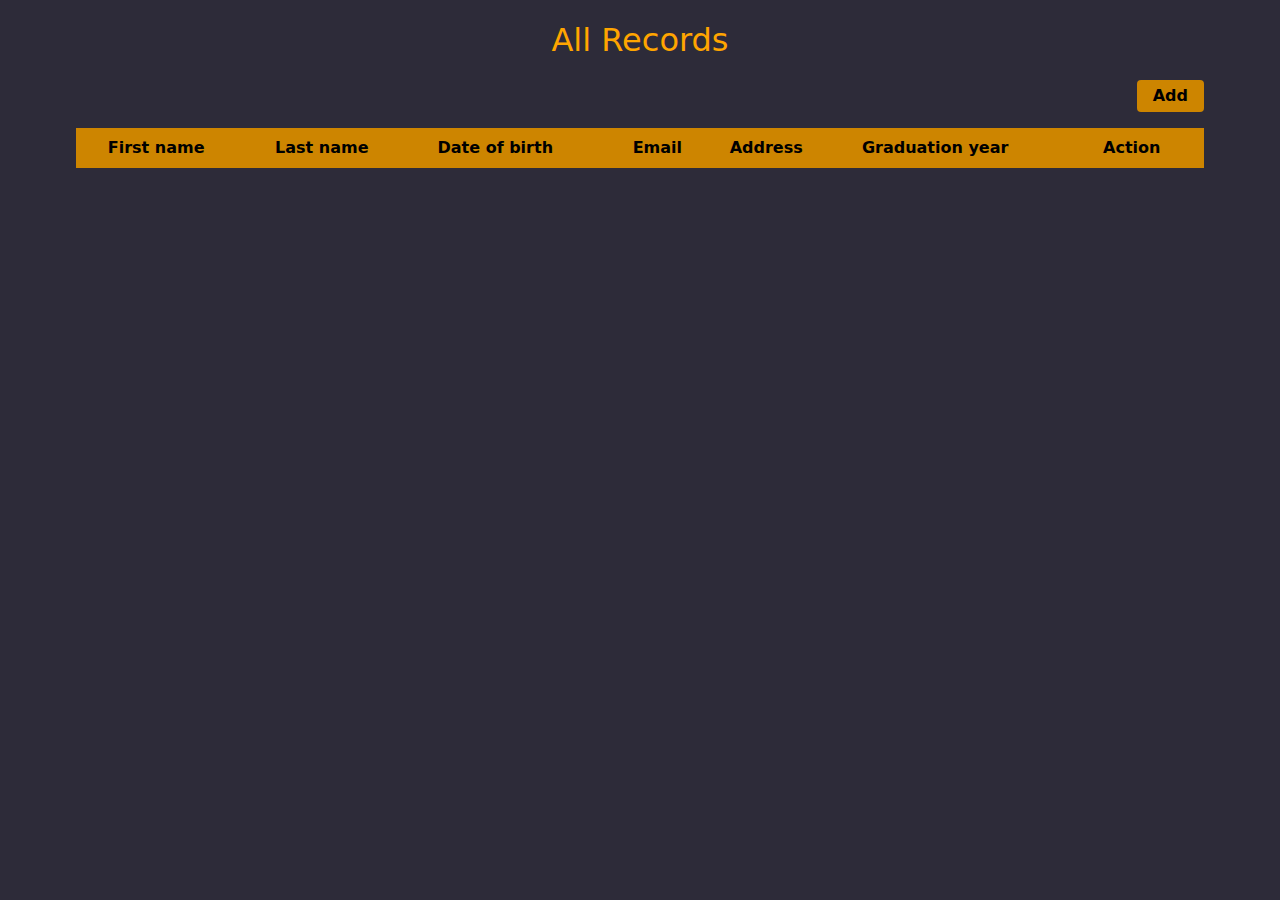
<file: JavaScript Tasks/Task3/index.html>
<!DOCTYPE html>
<html lang="en">
  <head>
    <meta charset="UTF-8">
    <meta name="viewport" content="width=device-width, initial-scale=1.0">
    <title>Document</title>
    <link rel="stylesheet" href="./assets/css/bootstrap.min.css">
    <link rel="stylesheet" href="./assets/style/style.css">
    <link rel="preconnect" href="https://fonts.googleapis.com">
    <link rel="preconnect" href="https://fonts.gstatic.com" crossorigin>
    <link href="https://fonts.googleapis.com/css2?family=Inter:wght@100..900&display=swap" rel="stylesheet">
    <link rel="stylesheet" href="https://cdnjs.cloudflare.com/ajax/libs/font-awesome/6.5.1/css/all.min.css  ">
    <script src="https://code.jquery.com/jquery-3.7.1.js" integrity="sha256-eKhayi8LEQwp4NKxN+CfCh+3qOVUtJn3QNZ0TciWLP4=" crossorigin="anonymous"></script>
    <link rel="stylesheet" type="text/css" href="https://cdn.datatables.net/1.11.5/css/jquery.dataTables.min.css">
    <script type="text/javascript" charset="utf8" src="https://cdn.datatables.net/1.11.5/js/jquery.dataTables.min.js"></script>
    <script type="text/javascript" charset="utf8" src="https://cdn.datatables.net/responsive/2.2.9/js/dataTables.responsive.min.js"></script>
    <link rel="stylesheet" type="text/css" href="https://cdn.datatables.net/responsive/2.2.9/css/responsive.dataTables.min.css">
  </head>
  <body>


    

    <!-- Display Section -->
    <p class="text-center fs-2 col-og my-3">All Records</p>
    <div class="container mb-3 d-flex justify-content-end">
      <button type="button" class="col-bg add_row-icon px-3 py-1 rounded-1 border-0 text-black fw-bold" data-bs-toggle="modal" data-bs-target="#staticBackdrop">
        Add
      </button>
    </div>
    <div class="table-responsive container" id="display">
      <table class="table table-hover table-borderless text-nowrap py-4 nowrap" id="myDataTable">
        <thead>
          <tr class="table-head-col">
            <th></th>
            <th>First name</th>
            <th>Last name</th>
            <th>Date of birth</th>
            <th>Email</th>
            <th>Address</th>
            <th>Graduation year</th>
            <th>Action</th>
          </tr>
        </thead>
          
        <tbody class="table-body-col" id="table-entries">
          
        </tbody>
      </table>
    </div>

    <div class="toast-container position-fixed bottom-0 end-0 p-3">
      <div id="invalid_toast" class="toast " role="alert" aria-live="assertive" aria-atomic="true">
        <div class="toast-header" style="background-color: red;">
          <strong class="me-auto text-white">Warning</strong>
        </div>
        <div class="toast-body text-black fs-5" >
          Form Contains Invalid Values
        </div>
      </div>
    </div>
    <div class="toast-container position-fixed bottom-0 end-0 p-3">
      <div id="success_toast" class="toast" role="alert" aria-live="assertive" aria-atomic="true">
        <div class="toast-header" style="background-color: green;">
          <strong class="me-auto text-white">Success</strong>
        </div>
        <div class="toast-body text-black fs-5" >
          
        </div>
      </div>
    </div>
    <div class="toast-container position-fixed bottom-0 end-0 p-3">
      <div id="delete_toast" class="toast  mb-0 border-0 rounded-bottom-0" role="alert" aria-live="assertive" aria-atomic="true">
        <div class="toast-header" style="background-color: orange;">
          <strong class="me-auto text-black">Success</strong>
        </div>
        <div class="toast-body text-black fs-5 d-flex justify-content-between align-items-center" >
          <p class="m-0">Deleted Row Successfully</p>
          <button id="undo_delete" class="px-2 py-1 rounded-3">undo</button>
        </div>
      </div>
      <div id="timer-bar" class="timer-bar"></div>
    </div>

    
    
    <!-- Modal -->
    <div class="modal fade" id="staticBackdrop" data-bs-backdrop="static" data-bs-keyboard="false" tabindex="-1" aria-labelledby="staticBackdropLabel" aria-hidden="true">
      <div class="modal-dialog">
        <div class="modal-content">
          <div class="modal-header col-bg add_row_icon">
            <h1 class="modal-title fs-5" id="staticBackdropLabel">Add Student</h1>
            <div class="d-flex align-items-center gap-2">
              <button class="border-0 reset-btn position-relative" onclick="reset_form()">
                <i class="fa-solid fa-rotate-right fa-lg"></i>
                <p class="myTooltip">reset</p>
              </button>
              <button type="button" class="btn-close" onclick="close_btn()" data-bs-dismiss="modal" aria-label="Close"></button>
            </div>
          </div>
          <form class="px-5 needs-validation" id="myForm" novalidate>
            <!-- Name section -->
            <section class="">
              <p class="text-center my-5 fs-2 fw-bold">Student Form</p>
              <div class="row w-100">
                <div class="col-xl-4 col-md-6">                  
                  <label for="f-name" class="form-label">First name</label>
                  <input type="text" class="form-control" onkeyup="validate_name(this)" id="f-name" placeholder="Enter your first name" name="f-name" required>
                  <div class="valid-feedback">Looks Good!</div>
                  <div class="invalid-feedback">Characters only</div>
                </div>
                <div class="col-xl-4 col-md-6">
                  <label for="l-name" class="form-label">Last Name</label>
                  <input type="text" class="form-control" onkeyup="validate_name(this)" id="l-name" placeholder="Enter your last name" name="l-name">
                  <div class="valid-feedback">Looks Good!</div>
                  <div class="invalid-feedback">Characters only</div>
                </div>
                <div class="col-xl-4 col-md-6">
                  <label for="dob" class="form-label">Date Of Birth</label>
                  <input type="date" class="form-control" onchange="validate_dob(this)" id="dob" name="dob" required>
                  <div class="valid-feedback">Looks Good!</div>
                  <div class="invalid-feedback">Age must be 18 or above</div>
                </div>
                <div class="col-xl-4 col-md-6">
                  <label for="email" class="form-label">Email</label>
                  <input type="text" class="form-control" onchange="validate_email(this)" id="email" placeholder="eg: abc@gmail.com" name="email" required>
                  <div class="valid-feedback">Looks Good!</div>
                  <div class="invalid-feedback">Invalid email</div>
                </div>
                <div class="col-xl-4 col-md-6">
                  <label for="address" class="form-label">Address</label>
                  <input type="text" class="form-control" onchange="validate_not_empty(this)" id="address" placeholder="Enter your complete address" name="address" required>
                  <div class="valid-feedback">Looks Good!</div>
                  <div class="invalid-feedback">Can't leave empty</div>
                </div>
                <div class="col-xl-4 col-md-6">
                  <label for="grad-year" class="form-label" >Graduation Year</label>
                  <input type="month" class="form-control" onchange="validate_not_empty(this)" id="grad-year" name="grad-year" required>
                  <div class="valid-feedback">Looks Good!</div>
                  <div class="invalid-feedback">Can't leave empty</div>
                </div>
              </div>
            </section>    
            <hr class="my-5">
      
            <!-- Education Section -->
            <section class=""> 
              <div class="d-flex justify-content-between align-items-center">
                <p class="my-5 fs-2 fw-bold">Education:</p>
                <div class="position-relative">
                  <i class="fa-solid fa-circle-plus fa-xl" role="button" id="add_btn"></i>
                  <p class="myTooltip">Add row</p>
                </div>
              </div>
              
              <div class="eds" id="eds">
                <div id="ed-1">
                  <div class="d-flex justify-content-between">
                    <div class="row w-100">
                      <div class="col">
                        <label for="deg-brd" class="form-label">Degree/ Board</label>
                        <input type="text" class="form-control" onchange="validate_not_empty(this)" id="deg-brd" name="deg-brd" required>
                        <div class="valid-feedback">Looks Good!</div>
                        <div class="invalid-feedback">Can't leave empty</div>
                      </div>
                      <div class="col-xxl col-xl-4 col-lg-6">
                        <label for="scl-clg" class="form-label">School/ College</label>
                        <input type="text" class="form-control" onchange="validate_not_empty(this)" id="scl-clg" name="scl-clg" required>
                        <div class="valid-feedback">Looks Good!</div>
                        <div class="invalid-feedback">Can't leave empty</div>
                      </div>
                      <div class="col-xxl col-xl-4 col-lg-6">
                        <label for="start-date" class="form-label">Start Date <span class="text-danger valid_text ms-2 invisible position-absolute">* Start &lt Passout</span></label>
                        <input type="month" class="form-control" onchange="validate_pass_date(this)" id="start-date" name="start-date" required>
                        <div class="valid-feedback">Looks Good!</div>
                        <div class="invalid-feedback">Should be smaller than Pass year</div>
                      </div>
                      <div class="col-xxl col-xl-4 col-lg-6">
                        <label for="pass-year" class="form-label">Passout Year <span class="text-danger valid_text ms-2 invisible position-absolute">* Start &lt Passout</span></label>
                        <input type="month" class="form-control" onchange="validate_pass_date(this)" id="pass-year" name="pass-year" required>
                        <div class="valid-feedback">Looks Good!</div>
                        <div class="invalid-feedback">Should be greater than start year</div>
                      </div>
                      <div class="col-xxl col-xl-4 col-lg-6">
                        <label for="percentage" class="form-label">Percentage <span class="text-danger valid_text ms-2 invisible position-absolute">* Invalid value</span></label>
                        <input type="number" class="form-control" step="0.01" onkeyup="validate_percentage(this)" id="percentage" placeholder="Don't use % sign" name="percentage" required min="0" max="100">
                        <div class="valid-feedback">Looks Good!</div>
                        <div class="invalid-feedback">Value must be between 0 to 100</div>
                      </div>
                      <div class="col-xxl col-xl-4 col-lg-6">
                        <label for="backlog" class="form-label">Backlog <span class="text-danger valid_text ms-2 invisible position-absolute">* Invalid value</span></label>
                        <input type="number" class="form-control" onkeyup="validate_backlog(this)" id="backlog" placeholder="if any" name="backlog" min="0" required>
                        <div class="valid-feedback">Looks Good!</div>
                        <div class="invalid-feedback">Can't leave empty</div>
                      </div>
                    </div>
                    <div class="invisible d-flex align-items-center px-lg-5 ps-3">
                      <i role="button" class="fa-solid fa-circle-minus fa-xl" id="ed-btn"></i>
                    </div>
                  </div>
                </div>
                <div id="ed-2">
                  <hr class="my-3">
                  <div class="d-flex justify-content-between">
                    <div class="row w-100">
                      <div class="col">
                        <label for="deg-brd1" class="form-label">Degree/ Board</label>
                        <input type="text" class="form-control" onchange="validate_not_empty(this)" id="deg-brd" name="deg-brd" required>
                        <div class="valid-feedback">Looks Good!</div>
                        <div class="invalid-feedback">Can't leave empty</div>
                      </div>
                      <div class="col-xxl col-xl-4 col-lg-6">
                        <label for="scl-clg1" class="form-label">School/ College</label>
                        <input type="text" class="form-control" onchange="validate_not_empty(this)" id="scl-clg" name="scl-clg" required>
                        <div class="valid-feedback">Looks Good!</div>
                        <div class="invalid-feedback">Can't leave empty</div>
                      </div>
                      <div class="col-xxl col-xl-4 col-lg-6">
                        <label for="start-date1" class="form-label">Start Date <span class="text-danger valid_text ms-2 invisible position-absolute">* Start &lt Passout</span></label>
                        <input type="month" class="form-control" onchange="validate_pass_date(this)" id="start-date1" name="start-date" required>
                        <div class="valid-feedback">Looks Good!</div>
                        <div class="invalid-feedback">Should be smaller than Pass year</div>
                      </div>
                      <div class="col-xxl col-xl-4 col-lg-6">
                        <label for="pass-year1" class="form-label">Passout Year <span class="text-danger valid_text ms-2 invisible position-absolute">* Start &lt Passout</span></label>
                        <input type="month" class="form-control" onchange="validate_pass_date(this)" id="pass-year1" name="pass-year" required >
                        <div class="valid-feedback">Looks Good!</div>
                        <div class="invalid-feedback">Should be greater than start year</div>
                      </div>
                      <div class="col-xxl col-xl-4 col-lg-6">
                        <label for="percentage1" class="form-label">Percentage <span class="text-danger valid_text ms-2 invisible position-absolute">* Invalid value</span></label>
                        <input type="number" class="form-control" step="0.01" onkeyup="validate_percentage(this)" id="percentage1" placeholder="Don't use % sign" name="percentage" required min="0" max="100">
                        <div class="valid-feedback">Looks Good!</div>
                        <div class="invalid-feedback">Value must be between 0 to 100</div>
                      </div>
                      <div class="col-xxl col-xl-4 col-lg-6">
                        <label for="backlog1" class="form-label">Backlog <span class="text-danger valid_text ms-2 invisible position-absolute">* Invalid value</span></label>
                        <input type="number" class="form-control" onkeyup="validate_backlog(this)" id="backlog1" placeholder="if any" name="backlog" min="0" required>
                        <div class="valid-feedback">Looks Good!</div>
                        <div class="invalid-feedback">Can't leave empty</div>
                      </div>
                    </div>
                    <div class="invisible d-flex align-items-center px-lg-5 ps-3">
                      <i role="button"class="fa-solid fa-circle-minus fa-xl" id="ed-btn"></i>
                    </div>
                  </div>
                </div>
                <div id="extra_ed">
                  
                </div>
              </div>
            </section>
      
            <div class="text-center my-5">
              <button type="submit" id="sbt-btn" class="border-0 px-4 py-2 rounded-3 fs-4 col-bg">Submit</button>
            </div>
          </form>
        </div>
      </div>
    </div>

    <script src="./assets/js/bootstrap.min.js"></script>
    <script src="./assets/Script/app.js"></script>
  </body>
</html>
</file>
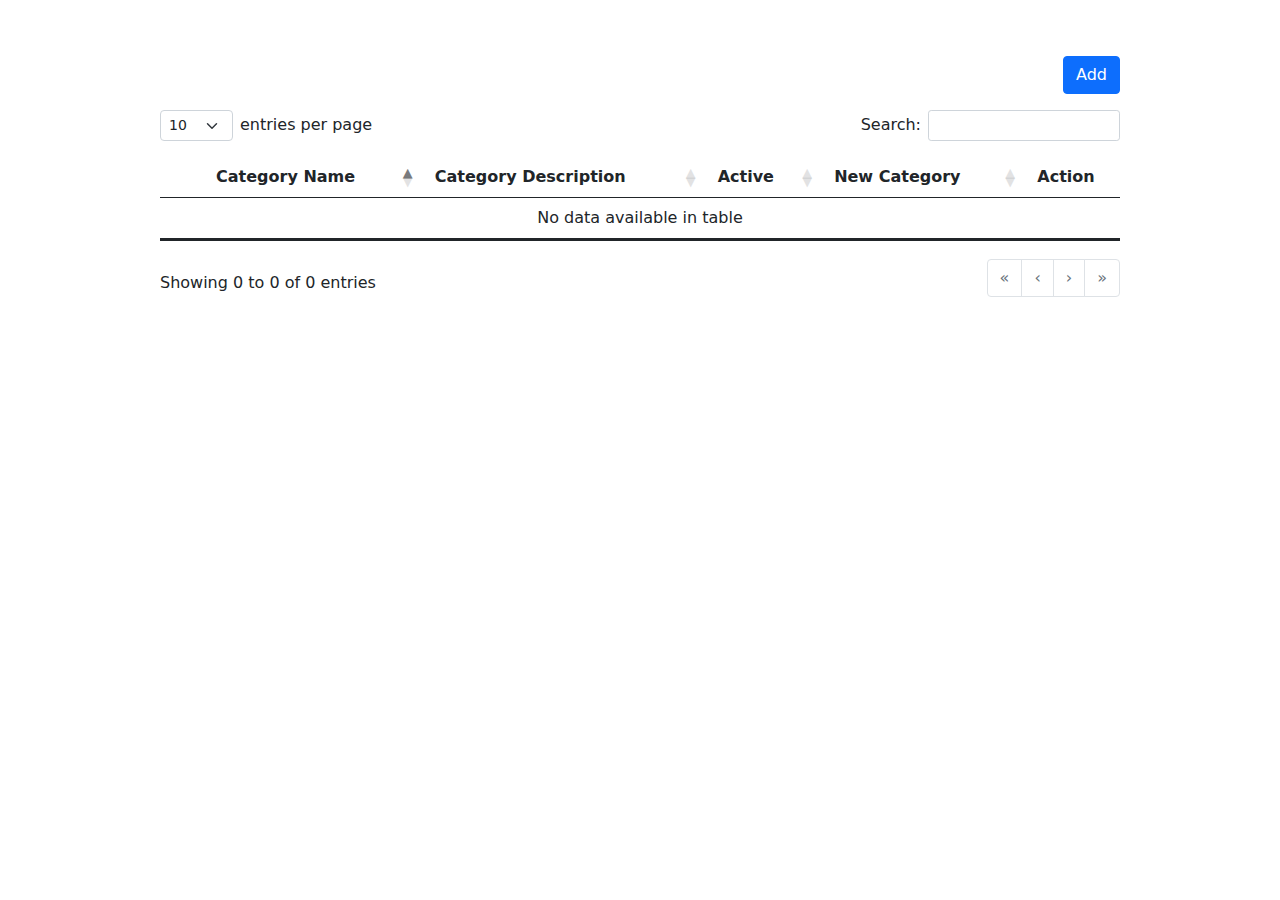
<file: EXAM_TASK/WEBSITE/exam/index.html>
<!DOCTYPE html>
<html lang="en">
<head>
    <meta charset="UTF-8">
    <meta name="viewport" content="width=device-width, initial-scale=1.0">
    <title>Document</title>

    <link rel="stylesheet" href="./assets/style/style.css">
    <link rel="stylesheet" href="./libs/datatables.min.css">
    <link rel="stylesheet" href="./libs/bootstrap-5.0.2-dist/css/bootstrap.min.css">
    
    <script src="./libs/jquery-3.7.1.js" defer></script>
    <script src="./libs/bootstrap-5.0.2-dist/js/bootstrap.min.js" defer></script>
    <script type="text/javascript" src="./libs/datatables.min.js" defer></script>
    
</head>
<body>

    <!-- Flexbox container for aligning the toasts -->
    <div
        aria-live="polite"
        aria-atomic="true"
        class="d-flex position-fixed bottom-0 end-0 justify-content-center align-items-center"
        style="min-height: 200px"
    >
        <!-- Then put toasts within -->
        <div class="toast" role="alert" aria-live="assertive" aria-atomic="true" id="confirm-toast">
            <div class="toast-header">
                <strong class="me-auto">Confirm delete?</strong>
        
            </div>
            <div class="toast-body">
                <button class="btn btn-danger" id="del-yes">Yes</button>
                <button class="btn btn-success" id="del-no">No</button>
            </div>
        </div>
    </div>

        <div class="toast position-fixed bottom-0 end-0 m-3" role="alert" aria-live="assertive" aria-atomic="true" id="submit_toast">
            <div class="toast-header bg-success">
                <strong class="me-auto text-white fs-5  py-3 ps-2">Form submitted successfully</strong>        
            </div>
        </div>
    </div>
    
    

    <div class="w-75 mx-auto mt-5 pt-2 text-nowrap">
        <div class="mb-3 d-flex justify-content-end">
            <button class="btn btn-primary " id="add_cat" data-bs-toggle="modal" data-bs-target="#modalId">Add</button>
        </div>

        
            <table id="data-table" class="table w-100 my-2 stripe cell-border">
                <thead class="">
                    <tr>
                        <th></th>
                        <th>Category Name</th>
                        <th>Category Description</th>
                        <th>Active</th>
                        <th>New Category</th>
                        <th>Action</th>
                    </tr>
                </thead>
                <tbody>

        
                </tbody>
            </table>
    </div>

    <!-- Modal Body -->
    <!-- if you want to close by clicking outside the modal, delete the last endpoint:data-bs-backdrop and data-bs-keyboard -->
    <div
        class="modal fade"
        id="modalId"
        tabindex="-1"
        data-bs-backdrop="static"
        data-bs-keyboard="false"
        
        role="dialog"
        aria-labelledby="modalTitleId"
        aria-hidden="true"
    >
        <div
            class="modal-dialog modal-dialog-scrollable modal-dialog-centered modal-xl"
            role="document"
        >
            <div class="modal-content">
                <div class="modal-header">
                    <h5 class="modal-title" id="modalTitleId">
                        Add Category
                    </h5>
                    <button
                        type="button"
                        class="btn-close"
                        data-bs-dismiss="modal"
                        aria-label="Close"
                        onclick="reset_form()"
                    ></button>
                </div>


                <div class="modal-body">
                    <form action="#" id="cat-form" novalidate>
                        <div class="row align-items-end">
                            <div class="col-xl-4 col-lg-6 col-12 mb-xl-0 mb-2">
                                <label for="cat-name" class="form-label">Category Name</label>
                                <input type="text" class="form-control user-data" onkeyup="validate_alpha_only(this, false)" id="cat-name" name="Category name">
                                <div class="invalid-feedback">
                                    Alphabets Only
                                </div>
                            </div>
                            <div class="col-xl-4 col-lg-6 col-12 mb-xl-0 mb-2">
                                <label for="cat-Description" class="form-label">Category Description</label>
                                <textarea name="Category Description" onkeyup="validate_alpha_only(this, true)" id="cat-Description" class="form-control user-data" cols="30" rows="1"></textarea>
                                <div class="invalid-feedback">
                                    Alphabets Only
                                </div>
                            </div>
                            <div class="col-xl-1 col-12 mb-xl-0 mb-2">
                                <div class="form-check form-check-inline">
                                    <input class="form-check-input user-data" type="checkbox" id="isActive" value="option1" checked name="Active" />
                                    <label class="form-check-label" for="isActive">Active</label>
                                </div>
                            </div>
                            <div class="col-xl-3 col-12 mb-xl-0 mb-2">
                                <label for="Launch-Date" class="form-label">Launch Date</label>
                                <input type="date" onchange="validate_future_dates(this)" class="form-control user-data" id="Launch-Date" name="Launch Date" required>
                                <div class="invalid-feedback">
                                    Invalid Date
                                </div>
                            </div>
                        </div>

                        <hr>

                        <div class="d-flex justify-content-between ">
                            <h3>
                                Add Items
                            </h3>
                            <button type="button" class="btn btn-primary" id="add-item">+</button>
                        </div>

                        <div class="d-flex align-items-center gap-4 mb-2">
                            <div class="row align-items-end" id="IID-1">
                                <div class="col-lg-3 mb-lg-0 mb-2">
                                    <label for="Item-name-1" class="form-label">Item Name</label>
                                    <input type="text" class="form-control user-data" onkeyup="validate_alpha_only(this, false)" id="Item-name-1" name="Item name" required>
                                    <div class="invalid-feedback">
                                        Alphabets Only
                                    </div>
                                </div>
                                <div class="col-lg-3 mb-lg-0 mb-2">
                                    <label for="Item-Description-1" class="form-label">Item Description</label>
                                    <input type="text" onkeyup="validate_alphaNum_spChar(this)" class="form-control user-data" id="Item-Description-1" name="Item Description">
                                    <div class="invalid-feedback">
                                        Alpha-Num only
                                    </div>
                                </div>
                                <div class="col-lg-3 mb-lg-0 mb-2">
                                    <label for="food-type-1" class="form-label">Food Type</label>
                                    <select class="form-select user-data" name="food-type" id="food-type-1">
                                        <option selected>Select one</option>
                                        <option value="Veg" selected>Veg</option>
                                        <option value="Dairy Food">Dairy Food</option>
                                        <option value="Carbonated Food">Carbonated Food</option>
                                        <option value="Sea Food">Sea Food</option>
                                        <option value="Vegan">Vegan</option>
                                        <option value="Nonveg">Nonveg</option>
                                    </select>
                                </div>
                                <div class="col-lg-3 mb-lg-0 mb-2">
                                    <label for="Item-Price-1" class="form-label">Price</label>
                                    <input type="number" class="form-control user-data" onkeyup="validate_figures(this)" id="item-Price-1" name="Price" required min="1">
                                    <div class="invalid-feedback">
                                        input &gt; 0
                                    </div>
                                </div>
                                <div class="col-lg-3 mb-lg-0 mb-2">
                                    <label for="Item-discount-1" class="form-label">Discount</label>
                                    <input type="number" class="form-control user-data" id="Item-discount-1" onkeyup="validate_figures(this)" name="Discount" min="1" max="15" required>
                                    <div class="invalid-feedback">
                                        0 &lt; input &lt;= 15
                                    </div>
                                </div>
                                <div class="col-lg-3 mb-lg-0 mb-2">
                                    <label for="Item-gst-1" class="form-label">GST</label>
                                    <input type="number" class="form-control user-data" id="Item-gst-1" onkeyup="validate_figures(this)" name="GST" min="0" required>
                                    <div class="invalid-feedback">
                                        input &gt;= 0
                                    </div>
                                </div>
                                <div class="col-lg-3 mb-lg-0 mb-2">
                                    <div class="form-check form-check-inline ">
                                        <input class="form-check-input user-data" type="checkbox" id="itemisActive-1" value="yes" checked name="Active"/>
                                        <label class="form-check-label" for="itemisActive-1">Active</label>
                                    </div>
                                </div>
                            </div>
                            <div>
                                <button class="btn btn-danger invisible">-</button>
                            </div>
                        </div>
                        

                        <div id="extra-items">

                        </div>
                        <div class="mt-3 d-flex justify-content-end pt-5">
                            <button type="submit" class="btn btn-primary" data-bs-dismiss="modal">Submit</button>
                        </div>
                    </form>


                </div>

                
            </div>
        </div>
    </div>
    <script src="./assets/script/app.js" defer></script>

</body>
</html>
</file>
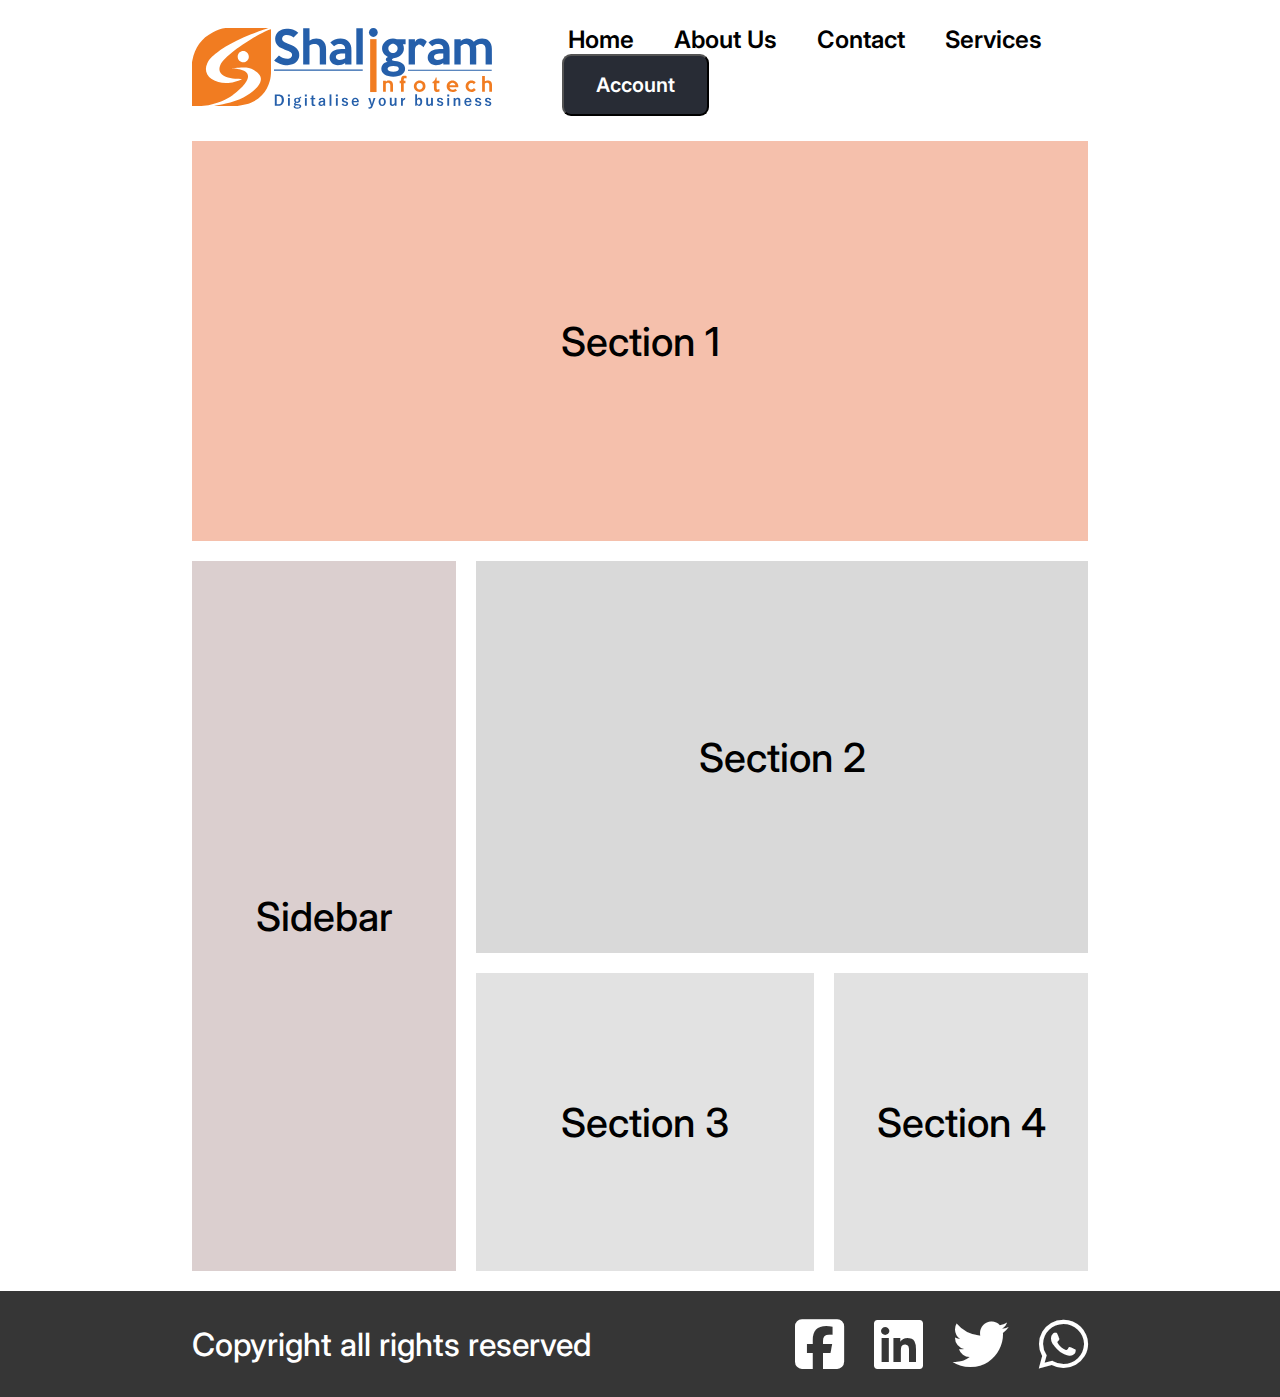
<file: HTML, CSS, BS Tasks/Task1/Subtask1/index.html>
<!DOCTYPE html>
<html lang="en">
<head>
    <meta charset="UTF-8">
    <meta name="viewport" content="width=device-width, initial-scale=1.0">
    <title>Task1</title>
    <link rel="stylesheet" href="./assets/style/style.css">
    <link rel="preconnect" href="https://fonts.googleapis.com">
<link rel="preconnect" href="https://fonts.gstatic.com" crossorigin>
<link href="https://fonts.googleapis.com/css2?family=Inter:wght@100..900&display=swap" rel="stylesheet">
<link rel="stylesheet" href="https://cdnjs.cloudflare.com/ajax/libs/font-awesome/6.5.1/css/all.min.css  ">
</head>
<body>
    <header class="container">
        <div class="centre flex">
            <div class="inline_div">
                <svg width="300" height="81" viewBox="0 0 300 81" fill="none" xmlns="http://www.w3.org/2000/svg">
                    <path d="M36.9021 24.0545C37.0968 23.971 37.2636 23.8876 37.4305 23.8042L36.9021 24.0545Z" fill="#A37D64"/>
                    <path d="M28.2536 37.1524C28.198 37.2636 28.1702 37.3471 28.1424 37.4583C28.0868 37.5695 28.059 37.6808 28.0311 37.792C27.2803 39.9055 27.2525 41.6852 27.7253 43.1591C29.3938 48.2202 37.0412 50.1112 42.9366 50.7787C43.0478 50.8065 43.1869 50.8064 43.2981 50.8343C47.1079 51.2514 50.1112 51.1958 50.1112 51.1958C48.4983 51.9466 46.9689 52.5584 45.5228 53.0589C45.495 53.0589 45.4672 53.0868 45.4672 53.0868C41.8799 54.3382 38.8487 54.9221 36.2625 54.9221C35.8176 54.9499 35.3448 54.9777 34.8999 55.0056C29.4494 55.1724 24.2214 54.2547 19.6329 51.1123C14.0434 47.3026 12.4027 41.3237 15.2948 35.2336C16.5184 32.6474 18.2147 30.4783 20.2169 28.5595L20.2447 28.5317C20.2725 28.5317 20.2725 28.5039 20.3003 28.4761C20.3281 28.4483 20.356 28.4205 20.3838 28.3927C20.4116 28.3649 20.4394 28.3649 20.4394 28.337C20.7731 28.059 21.1068 27.7809 21.4961 27.4472C21.663 27.3081 21.802 27.1969 21.941 27.0578C22.0801 26.9466 22.1913 26.8354 22.3026 26.7519C22.525 26.5573 22.6919 26.4182 22.7753 26.3626C22.8031 26.3348 22.8309 26.3348 22.8309 26.307L22.8587 26.2792C23.0534 26.1123 23.2759 25.9177 23.4983 25.7508C23.6374 25.6396 23.7486 25.5284 23.832 25.4727C23.8598 25.4449 23.8877 25.4171 23.8877 25.4171C23.8877 25.4171 23.8877 25.4171 23.9155 25.3893C23.9711 25.3337 23.9989 25.3059 24.0545 25.2781C24.1101 25.2225 24.1379 25.2225 24.1657 25.1947C24.1935 25.1947 24.1935 25.1669 24.1935 25.1669L24.2214 25.139C29.7275 20.5228 37.2914 16.2125 44.9944 12.4861H45.0222C49.6107 10.2614 54.2269 8.25918 58.4816 6.53504C67.1579 3.00334 74.4438 0.723027 76.5851 0.0278104C76.3348 0.0278104 75.8899 0.0278104 75.6674 0.0278104C62.8754 1.69689e-06 50.0834 0 37.3192 0C36.8187 0 33.7875 1.69689e-06 33.6207 0.0278104C29.0879 0.556175 24.9722 2.11347 21.0234 4.1435C9.37152 10.0389 2.80868 19.6329 0.389321 32.2859C0.222469 33.0923 0 34.01 0 34.733V77.9477C4.58843 77.9477 8.0089 78.198 11.6796 77.7809C25.1669 76.2236 35.4839 70.495 39.238 68.1313C39.2937 68.1034 39.3493 68.0478 39.4049 68.02C39.4605 67.9922 39.4883 67.9644 39.5439 67.9366C39.6552 67.8532 39.7664 67.7975 39.8776 67.7141C40.1001 67.5473 40.3504 67.4082 40.5729 67.2414C40.6285 67.2136 40.6841 67.158 40.7119 67.158L40.7397 67.1301C40.7675 67.1301 40.7675 67.1023 40.7675 67.1023C52.1135 58.287 56.0067 52.3915 56.0345 48.4427C56.0901 44.2158 51.7241 42.2414 47.4416 41.2959C47.2747 41.2681 47.1357 41.2403 46.9688 41.2125C43.02 40.406 39.2937 40.4894 39.2937 40.4894C39.5161 40.2948 49.4994 38.8765 54.2547 39.5717C58.3426 40.1557 62.0133 41.6852 65.0723 44.2992C65.5729 44.7163 66.0456 45.1613 66.5183 45.6618C69.0211 48.2481 69.5773 51.307 68.0756 54.644C67.436 56.0901 66.5462 57.4249 65.5172 58.6485C64.9333 59.3437 64.3493 60.0111 63.7375 60.6229L63.7097 60.6507C63.6819 60.6785 63.6541 60.7063 63.6262 60.7342C60.1224 64.3493 55.9789 67.1301 51.4182 69.4105C45.7453 72.2191 39.8498 74.1379 33.7875 75.4727H33.7597C31.8131 75.9455 30.0056 76.3348 28.3927 76.6407C24.416 77.4194 20.8009 78.0312 20.8009 78.0312H45.4394C48.1646 77.8087 50.6952 77.1691 53.0033 76.6129C55.4227 76.0567 57.6196 75.3059 59.6218 74.4438C59.7052 74.416 59.8165 74.3604 59.9277 74.3326C74.4438 67.881 77.8921 54.5606 78.6985 48.554C78.9488 46.6352 78.9766 45.4394 78.9766 45.4116V1.19578C72.6363 2.00223 34.2047 24.7497 28.2536 37.1524ZM51.2514 34.2047C48.1924 34.2047 45.6897 31.7019 45.6897 28.6429C45.6897 25.5562 48.1924 23.0812 51.2514 23.0812C54.3381 23.0812 56.8131 25.584 56.8131 28.6429C56.8131 31.7297 54.3103 34.2047 51.2514 34.2047Z" fill="#F17C21"/>
                    <path d="M107.258 27.3081C107.258 28.6151 106.98 29.8665 106.396 31.0623C105.84 32.258 105.033 33.287 104.004 34.1768C102.976 35.0945 101.78 35.8175 100.362 36.3459C98.9711 36.8743 97.4138 37.1524 95.7175 37.1524C94.188 37.1524 92.8254 37.0689 91.6296 36.9021C90.406 36.7352 89.2658 36.4571 88.2091 36.0678C87.1524 35.6785 86.1235 35.2058 85.1502 34.594C84.1769 33.9822 83.1479 33.2592 82.119 32.4249L86.9299 27.5584C88.3204 28.7263 89.7108 29.5606 91.0456 30.0333C92.3804 30.5061 93.8543 30.7564 95.4116 30.7564C96.0512 30.7564 96.663 30.6729 97.2191 30.4783C97.7753 30.2836 98.2759 30.0333 98.7208 29.6996C99.1379 29.3659 99.4716 29.0044 99.7219 28.5595C99.9722 28.1145 100.083 27.6418 100.083 27.1134C100.083 26.5573 99.9722 26.0567 99.7775 25.6118C99.5829 25.1668 99.2214 24.7497 98.693 24.3326C98.1646 23.9154 97.4416 23.4983 96.4961 23.0812C95.5506 22.664 94.3548 22.1913 92.9088 21.6629C91.6296 21.1902 90.3782 20.6618 89.2102 20.05C88.0145 19.4382 86.9855 18.7152 86.0957 17.881C85.2058 17.0467 84.4828 16.0456 83.9544 14.9054C83.426 13.7653 83.1479 12.4305 83.1479 10.8732C83.1479 9.3715 83.4538 8.00888 84.0378 6.75749C84.6496 5.5061 85.4561 4.42156 86.485 3.53168C87.5139 2.6418 88.7375 1.94658 90.1279 1.44603C91.5184 0.945472 93.02 0.69519 94.6051 0.69519C97.3026 0.69519 99.5551 1.05671 101.39 1.75193C103.226 2.44714 104.867 3.47606 106.285 4.81088L101.557 9.59397C100.667 8.75971 99.6941 8.0923 98.6096 7.64736C97.525 7.20242 96.2458 6.97995 94.7998 6.97995C94.1324 6.97995 93.4928 7.09119 92.9366 7.28585C92.3804 7.48051 91.8799 7.75859 91.4627 8.0923C91.0456 8.426 90.7119 8.81533 90.4894 9.28808C90.2392 9.73302 90.1279 10.2058 90.1279 10.7063C90.1279 11.2625 90.2392 11.763 90.4894 12.208C90.7119 12.6529 91.129 13.0979 91.6852 13.515C92.2414 13.9321 92.9922 14.3493 93.9099 14.7942C94.8276 15.2113 95.9677 15.6841 97.3582 16.1846C99.1101 16.7964 100.612 17.4638 101.863 18.2147C103.115 18.9377 104.143 19.7441 104.922 20.634C105.701 21.5239 106.285 22.4972 106.674 23.5817C107.063 24.6941 107.258 25.9177 107.258 27.3081Z" fill="#255FAA"/>
                    <path d="M134.093 36.485H127.781V21.3292C127.781 20.4115 127.642 19.6329 127.364 18.9377C127.086 18.2425 126.724 17.6863 126.279 17.2414C125.834 16.7964 125.306 16.4627 124.694 16.2402C124.082 16.0178 123.471 15.9065 122.831 15.9065C121.858 15.9065 120.94 16.0456 120.05 16.3515C119.16 16.6574 118.326 17.0467 117.492 17.5751V36.485H111.179V0.194641H117.492L117.547 12.6251C118.493 11.9021 119.577 11.3459 120.773 11.0122C121.997 10.6507 123.192 10.4839 124.305 10.4839C125.612 10.4839 126.863 10.7063 128.031 11.1234C129.199 11.5406 130.228 12.1802 131.146 13.0423C132.063 13.9043 132.759 14.9889 133.287 16.2681C133.815 17.5751 134.066 19.1045 134.066 20.8843L134.093 36.485Z" fill="#255FAA"/>
                    <path d="M159.455 36.485H153.142V35.1224C152.03 35.8732 150.862 36.4016 149.611 36.7075C148.359 37.0134 147.08 37.1524 145.773 37.1524C144.549 37.1524 143.437 36.9578 142.436 36.5962C141.435 36.2347 140.573 35.7064 139.85 35.0111C139.127 34.3159 138.543 33.5095 138.154 32.564C137.764 31.6185 137.57 30.5896 137.57 29.4494C137.57 28.0034 137.875 26.7798 138.515 25.6952C139.155 24.6385 139.989 23.7486 141.073 23.0256C142.158 22.3026 143.409 21.7742 144.855 21.4127C146.301 21.0512 147.859 20.8843 149.527 20.8843H153.17C153.17 19.3827 152.697 18.2147 151.724 17.3526C150.751 16.4628 149.36 16.0456 147.553 16.0456C146.663 16.0456 145.773 16.2125 144.855 16.5184C143.91 16.8521 142.992 17.4361 142.047 18.2703L138.32 14.5161C139.655 13.2369 141.212 12.2358 142.992 11.5406C144.772 10.8454 146.58 10.4839 148.443 10.4839C150.195 10.4839 151.752 10.762 153.115 11.3181C154.477 11.8743 155.59 12.5973 156.424 13.4594C157.536 14.5718 158.315 15.8232 158.76 17.1858C159.205 18.5484 159.427 20.3003 159.427 22.4416V36.485H159.455ZM153.142 30.2002V25.5006H150.25C149.36 25.5006 148.554 25.5562 147.775 25.6674C146.997 25.7787 146.329 25.9733 145.745 26.2514C145.189 26.5295 144.716 26.891 144.383 27.3359C144.049 27.7809 143.882 28.3092 143.882 28.921C143.882 29.8109 144.216 30.5061 144.911 31.0623C145.606 31.6185 146.468 31.8966 147.553 31.8966C148.498 31.8966 149.416 31.7575 150.334 31.4516C151.279 31.1735 152.225 30.7564 153.142 30.2002Z" fill="#255FAA"/>
                    <path d="M164.321 36.485V0.250305H170.773V36.485H164.321Z" fill="#255FAA"/>
                    <path d="M181.34 8.8988C178.921 8.8988 176.947 6.92439 176.947 4.50503C176.947 2.08568 178.921 0.111267 181.34 0.111267C183.76 0.111267 185.734 2.08568 185.734 4.50503C185.734 6.92439 183.76 8.8988 181.34 8.8988Z" fill="#255FAA"/>
                    <path d="M184.538 11.1512H178.142V64.0433H184.538V11.1512Z" fill="#F17C21"/>
                    <path d="M213.571 16.1847H210.901C211.568 17.4917 211.902 18.8821 211.902 20.3838C211.902 21.5239 211.68 22.6363 211.263 23.693C210.845 24.7497 210.234 25.723 209.455 26.6129C208.676 27.5028 207.703 28.2258 206.591 28.8376C205.478 29.4494 204.199 29.8665 202.809 30.0612C201.835 30.2002 201.112 30.4227 200.64 30.7286C200.167 31.0345 199.917 31.3404 199.917 31.6463C199.917 31.9522 200.167 32.2303 200.64 32.5084C201.112 32.7586 201.835 32.9533 202.809 33.0367C206.062 33.3426 208.621 34.1491 210.4 35.4839C212.18 36.8187 213.098 38.5984 213.098 40.8231C213.098 41.9633 212.82 43.02 212.264 43.9655C211.707 44.9388 210.929 45.7453 209.9 46.4683C208.871 47.1913 207.62 47.7197 206.174 48.0812C204.727 48.4705 203.087 48.6374 201.279 48.6374C199.444 48.6374 197.803 48.4427 196.329 48.0812C194.855 47.6919 193.604 47.1635 192.547 46.4683C191.491 45.7731 190.712 44.9666 190.156 43.9933C189.6 43.02 189.321 41.9633 189.321 40.7953C189.321 39.0434 189.822 37.5695 190.823 36.4016C191.824 35.2058 193.465 34.3437 195.717 33.7597C195.022 33.5095 194.522 33.148 194.216 32.6752C193.91 32.2303 193.771 31.7575 193.799 31.2848C193.826 30.812 194.021 30.3671 194.383 29.95C194.744 29.5328 195.273 29.1991 195.94 28.9767C195.189 28.6151 194.438 28.1702 193.743 27.614C193.048 27.0579 192.436 26.4183 191.852 25.6952C191.296 24.9722 190.851 24.1379 190.517 23.2481C190.184 22.3304 190.044 21.3849 190.044 20.356C190.044 18.9933 190.35 17.7141 190.934 16.5184C191.518 15.3226 192.297 14.2659 193.298 13.376C194.299 12.4861 195.439 11.7909 196.774 11.2625C198.109 10.7342 199.472 10.4839 200.945 10.4839C202.392 10.4839 203.699 10.7064 204.922 11.1513H213.598V16.1847H213.571ZM206.785 40.8231C206.785 39.7942 206.285 39.0434 205.228 38.5984C204.199 38.1257 202.864 37.9032 201.251 37.9032C199.499 37.9032 198.137 38.1535 197.136 38.6541C196.135 39.1546 195.634 39.8777 195.634 40.851C195.634 41.8521 196.162 42.5751 197.191 43.0757C198.248 43.5762 199.583 43.8265 201.251 43.8265C202.948 43.8265 204.283 43.5762 205.284 43.1035C206.285 42.6307 206.785 41.8521 206.785 40.8231ZM205.59 20.3838C205.59 19.7442 205.478 19.1324 205.228 18.604C204.978 18.0478 204.644 17.5473 204.227 17.1302C203.81 16.713 203.309 16.3793 202.753 16.129C202.197 15.8788 201.585 15.7675 200.945 15.7675C200.306 15.7675 199.722 15.8788 199.166 16.129C198.61 16.3793 198.137 16.713 197.72 17.1302C197.303 17.5473 196.969 18.0478 196.719 18.604C196.468 19.1602 196.357 19.772 196.357 20.3838C196.357 21.0234 196.468 21.6352 196.719 22.1913C196.969 22.7475 197.303 23.2481 197.72 23.693C198.137 24.1101 198.637 24.4438 199.166 24.6941C199.722 24.9444 200.306 25.0556 200.945 25.0556C201.585 25.0556 202.169 24.9444 202.753 24.6941C203.309 24.4438 203.81 24.1101 204.227 23.693C204.644 23.2759 204.978 22.7753 205.228 22.1913C205.478 21.6352 205.59 21.0234 205.59 20.3838Z" fill="#255FAA"/>
                    <path d="M234.816 13.8209L231.452 19.1602C230.84 18.4928 230.145 17.9088 229.422 17.3804C228.671 16.8799 227.92 16.6018 227.169 16.6018C226.752 16.6018 226.307 16.6852 225.834 16.8799C225.362 17.0745 224.889 17.3804 224.472 17.8254C224.054 18.2703 223.693 18.8543 223.387 19.5495C223.081 20.2725 222.942 21.1624 222.942 22.1913V36.485H216.63V11.1791H222.942V13.8765C223.693 12.792 224.555 11.9577 225.473 11.3738C226.39 10.7898 227.419 10.4839 228.56 10.4839C229.672 10.4839 230.756 10.7898 231.813 11.3738C232.87 12.0134 233.871 12.8198 234.816 13.8209Z" fill="#255FAA"/>
                    <path d="M257.592 36.485H251.279V35.1224C250.167 35.8732 248.999 36.4016 247.748 36.7075C246.496 37.0134 245.217 37.1524 243.91 37.1524C242.686 37.1524 241.574 36.9578 240.573 36.5963C239.572 36.2347 238.71 35.7064 237.987 35.0112C237.264 34.3159 236.68 33.5095 236.29 32.564C235.901 31.6185 235.706 30.5896 235.706 29.4494C235.706 28.0034 236.012 26.7798 236.652 25.6953C237.291 24.6385 238.126 23.7486 239.21 23.0256C240.295 22.3026 241.546 21.7742 242.992 21.4127C244.438 21.0512 245.996 20.8844 247.664 20.8844H251.307C251.307 19.3827 250.834 18.2147 249.861 17.3527C248.888 16.4628 247.497 16.0456 245.69 16.0456C244.8 16.0456 243.91 16.2125 242.992 16.5184C242.047 16.8521 241.129 17.4361 240.184 18.2703L236.485 14.544C237.82 13.2648 239.377 12.2637 241.157 11.5684C242.937 10.8732 244.744 10.5117 246.607 10.5117C248.359 10.5117 249.917 10.7898 251.279 11.346C252.642 11.9022 253.754 12.6252 254.588 13.4872C255.701 14.5996 256.479 15.851 256.924 17.2136C257.369 18.5762 257.592 20.3282 257.592 22.4694V36.485ZM251.279 30.2003V25.5006H248.387C247.497 25.5006 246.691 25.5562 245.912 25.6674C245.134 25.7787 244.466 25.9733 243.882 26.2514C243.326 26.5295 242.853 26.891 242.519 27.336C242.186 27.7809 242.019 28.3093 242.019 28.9211C242.019 29.8109 242.353 30.5062 243.048 31.0623C243.743 31.6185 244.605 31.8966 245.69 31.8966C246.635 31.8966 247.553 31.7575 248.471 31.4516C249.416 31.1736 250.334 30.7564 251.279 30.2003Z" fill="#255FAA"/>
                    <path d="M299.917 36.485H293.604V21.3849C293.604 19.6051 293.159 18.2425 292.297 17.3248C291.435 16.4071 290.378 15.9344 289.127 15.9344C288.154 15.9344 287.236 16.1012 286.374 16.4071C285.512 16.713 284.677 17.2136 283.843 17.9088C284.093 18.9377 284.232 20.0779 284.232 21.3849V36.485H277.92V21.3849C277.92 19.6051 277.475 18.2425 276.613 17.3248C275.751 16.4071 274.694 15.9344 273.498 15.9344C272.525 15.9344 271.691 16.1012 270.968 16.4349C270.245 16.7686 269.466 17.297 268.687 18.0478V36.485H262.375V11.1791H268.743V13.0701C269.522 12.3192 270.467 11.7075 271.524 11.2347C272.581 10.762 273.693 10.5395 274.778 10.5395C276.001 10.5395 277.252 10.8176 278.476 11.3737C279.727 11.9299 280.812 12.7364 281.73 13.7931C283.037 12.6251 284.372 11.7909 285.706 11.2903C287.041 10.7898 288.515 10.5395 290.128 10.5395C291.435 10.5395 292.686 10.7341 293.882 11.1235C295.078 11.5128 296.107 12.1524 296.969 13.0145C297.859 13.8765 298.554 14.9611 299.082 16.2959C299.611 17.6307 299.861 19.2158 299.861 21.079L299.917 36.485Z" fill="#255FAA"/>
                    <path d="M201.001 63.6819H198.276V57.1746C198.276 56.7853 198.22 56.4516 198.081 56.1457C197.97 55.8398 197.803 55.6174 197.608 55.3949C197.414 55.2002 197.164 55.0612 196.913 54.95C196.663 54.8665 196.385 54.8109 196.107 54.8109C195.69 54.8109 195.273 54.8943 194.883 55.0334C194.494 55.1724 194.105 55.3949 193.799 55.7286V63.6819H191.073V52.7809H193.799L193.826 53.5873C193.993 53.4205 194.188 53.2814 194.438 53.1424C194.689 53.0033 194.939 52.8921 195.189 52.7809C195.439 52.6974 195.717 52.614 195.968 52.5584C196.246 52.5028 196.496 52.475 196.746 52.475C197.303 52.475 197.831 52.5584 198.331 52.7253C198.832 52.8921 199.305 53.1702 199.694 53.5317C200.083 53.8932 200.389 54.366 200.64 54.95C200.89 55.5339 201.001 56.2013 201.001 57.0078V63.6819Z" fill="#F17C21"/>
                    <path d="M214.544 50.5006C214.294 50.3893 214.043 50.3337 213.849 50.3059C213.654 50.2781 213.432 50.2503 213.181 50.2503C212.653 50.2503 212.291 50.3615 212.069 50.6118C211.846 50.8621 211.735 51.2792 211.735 51.9188V52.7809H213.459V55.1724H211.735V63.6819H209.01V55.1724H207.675V52.7809H209.01V51.9466C209.01 50.584 209.26 49.5272 209.789 48.8042C210.317 48.0812 211.207 47.7197 212.486 47.7197C213.209 47.7197 213.904 47.8031 214.544 47.97V50.5006Z" fill="#F17C21"/>
                    <path d="M233.482 58.2314C233.482 59.0378 233.315 59.8165 233.037 60.5117C232.731 61.2069 232.314 61.8187 231.785 62.3193C231.257 62.8198 230.645 63.2369 229.922 63.515C229.227 63.8209 228.448 63.96 227.642 63.96C226.835 63.96 226.085 63.8209 225.389 63.515C224.694 63.2091 224.054 62.8198 223.554 62.2914C223.026 61.7631 222.608 61.1791 222.303 60.4561C221.997 59.7609 221.858 59.01 221.858 58.2036C221.858 57.4249 222.024 56.6741 222.33 55.9789C222.636 55.2836 223.053 54.6719 223.582 54.1435C224.11 53.6151 224.722 53.2258 225.417 52.9199C226.112 52.614 226.863 52.475 227.67 52.475C228.476 52.475 229.227 52.614 229.95 52.9199C230.645 53.2258 231.285 53.6151 231.813 54.1157C232.341 54.6163 232.759 55.228 233.064 55.9511C233.315 56.6463 233.482 57.4249 233.482 58.2314ZM230.756 58.2314C230.756 57.7586 230.673 57.3415 230.506 56.9244C230.339 56.535 230.117 56.1735 229.839 55.8676C229.561 55.5617 229.227 55.3393 228.838 55.1724C228.476 55.0056 228.059 54.9221 227.642 54.9221C227.225 54.9221 226.808 55.0056 226.446 55.1724C226.057 55.3393 225.751 55.5617 225.445 55.8676C225.167 56.1735 224.944 56.535 224.778 56.9244C224.611 57.3137 224.527 57.7586 224.527 58.2314C224.527 58.7041 224.611 59.1213 224.778 59.5384C224.944 59.9277 225.167 60.2892 225.445 60.5951C225.723 60.901 226.057 61.1235 226.446 61.2903C226.808 61.4572 227.225 61.5406 227.642 61.5406C228.059 61.5406 228.476 61.4572 228.838 61.2903C229.199 61.1235 229.533 60.8732 229.839 60.5951C230.117 60.2892 230.339 59.9277 230.506 59.5384C230.673 59.1213 230.756 58.6763 230.756 58.2314Z" fill="#F17C21"/>
                    <path d="M247.442 63.4316C247.164 63.5984 246.83 63.7375 246.468 63.8209C246.107 63.9043 245.745 63.9599 245.384 63.9599C244.744 63.9599 244.188 63.8765 243.771 63.7375C243.326 63.5706 242.992 63.3482 242.714 63.0145C242.464 62.6808 242.241 62.2636 242.13 61.7631C242.019 61.2625 241.935 60.6785 241.935 59.9833V55.2002H240.489V53.9766C241.379 53.6151 242.075 53.0589 242.631 52.3637C243.187 51.6407 243.548 50.723 243.743 49.5551H244.633V52.7531H247.386V55.2002H244.633V60.1502C244.633 60.4282 244.661 60.6507 244.744 60.8176C244.828 60.9844 244.911 61.1235 245.022 61.2347C245.133 61.3459 245.273 61.4016 245.412 61.4294C245.551 61.4572 245.717 61.485 245.884 61.485C246.107 61.485 246.357 61.4572 246.663 61.3737C246.969 61.2903 247.219 61.1791 247.442 60.9844V63.4316Z" fill="#F17C21"/>
                    <path d="M266.324 58.2036C266.324 58.3704 266.324 58.5651 266.296 58.7597C266.268 58.9544 266.24 59.1491 266.24 59.3437H257.508C257.62 59.6496 257.759 59.9555 257.925 60.2336C258.12 60.5117 258.343 60.762 258.593 60.9844C258.843 61.1791 259.149 61.346 259.483 61.485C259.816 61.5962 260.178 61.6797 260.595 61.6797C261.096 61.6797 261.568 61.5962 262.069 61.4294C262.57 61.2625 262.959 61.0401 263.293 60.7342L265.017 62.4583C264.266 63.0145 263.515 63.4316 262.792 63.6541C262.069 63.8765 261.29 64.0156 260.484 64.0156C259.677 64.0156 258.899 63.8487 258.176 63.5707C257.481 63.2648 256.841 62.8754 256.34 62.3471C255.84 61.8187 255.395 61.2347 255.117 60.5117C254.811 59.8165 254.672 59.0657 254.672 58.287C254.672 57.4806 254.839 56.7575 255.117 56.0623C255.423 55.3671 255.84 54.7553 256.368 54.2269C256.897 53.6986 257.508 53.3093 258.204 53.0034C258.899 52.6975 259.677 52.5584 260.456 52.5584C261.235 52.5584 261.958 52.6975 262.653 52.9755C263.348 53.2536 263.988 53.6429 264.516 54.1713C265.045 54.6719 265.489 55.2837 265.795 55.9789C266.157 56.5907 266.324 57.3693 266.324 58.2036ZM263.459 57.1468C263.237 56.4516 262.875 55.8955 262.319 55.4783C261.763 55.0612 261.151 54.8387 260.456 54.8387C259.789 54.8387 259.149 55.0612 258.621 55.4783C258.092 55.8955 257.703 56.4516 257.481 57.1468H263.459Z" fill="#F17C21"/>
                    <path d="M283.843 62.0411C283.287 62.6807 282.62 63.1535 281.841 63.4872C281.062 63.8209 280.228 63.9878 279.394 63.9878C278.615 63.9878 277.864 63.8487 277.141 63.5428C276.446 63.2369 275.834 62.8476 275.306 62.347C274.778 61.8465 274.388 61.2347 274.082 60.5395C273.776 59.8443 273.637 59.0656 273.637 58.2592C273.637 57.4527 273.804 56.7019 274.082 56.0067C274.388 55.3114 274.778 54.6997 275.306 54.1991C275.834 53.6985 276.418 53.2814 277.141 52.9755C277.836 52.6696 278.615 52.5306 279.394 52.5306C280.228 52.5306 281.007 52.6974 281.757 52.9755C282.508 53.2814 283.148 53.7263 283.704 54.3659L281.869 56.2291C281.591 55.8676 281.257 55.5617 280.868 55.3114C280.478 55.0612 279.978 54.9499 279.422 54.9499C279.004 54.9499 278.615 55.0334 278.254 55.2002C277.892 55.3671 277.558 55.6173 277.28 55.8954C277.002 56.2013 276.78 56.535 276.613 56.9521C276.446 57.3415 276.363 57.7864 276.363 58.2314C276.363 58.6763 276.446 59.1212 276.613 59.5105C276.78 59.8999 277.002 60.2614 277.28 60.5673C277.558 60.8732 277.892 61.0956 278.254 61.2625C278.615 61.4293 279.032 61.5128 279.449 61.5128C279.978 61.5128 280.478 61.3737 280.923 61.1234C281.368 60.8732 281.702 60.5395 281.98 60.1223L283.843 62.0411Z" fill="#F17C21"/>
                    <path d="M300 63.6819H297.275V57.1468C297.275 56.7575 297.219 56.4238 297.08 56.1179C296.969 55.812 296.802 55.5895 296.607 55.3671C296.413 55.1724 296.19 55.0334 295.94 54.9221C295.69 54.8387 295.412 54.7831 295.133 54.7831C294.716 54.7831 294.327 54.8387 293.938 54.9777C293.548 55.1168 293.187 55.2836 292.853 55.5061V63.6541H290.128V47.9978H292.853L292.881 53.3648C293.27 53.0589 293.743 52.8087 294.271 52.6696C294.8 52.5306 295.3 52.4472 295.801 52.4472C296.357 52.4472 296.913 52.5306 297.414 52.7252C297.914 52.9199 298.359 53.198 298.749 53.5595C299.138 53.921 299.444 54.3938 299.666 54.9499C299.889 55.5061 300 56.1735 300 56.9243V63.6819Z" fill="#F17C21"/>
                    <path d="M170.745 41.574H82.0078V42.7976H170.745V41.574Z" fill="#255FAA"/>
                    <path d="M299.722 41.7408H215.962V42.8254H299.722V41.7408Z" fill="#255FAA"/>
                    <path d="M82.7864 66.574H86.5684C88.4038 66.574 89.7664 67.0745 90.6841 68.1035C91.5184 69.0489 91.9355 70.3838 91.9355 72.1079C91.9355 74.0823 91.3515 75.584 90.1835 76.5573C89.2102 77.3915 87.931 77.8087 86.3181 77.8087H82.8142V66.574H82.7864ZM84.733 68.0756V76.307H86.2625C87.4861 76.307 88.4038 75.9177 88.9878 75.1668C89.544 74.4716 89.822 73.4427 89.822 72.1079C89.822 69.4104 88.6541 68.0478 86.346 68.0478L84.733 68.0756Z" fill="#255FAA"/>
                    <path d="M97.8865 66.574V68.4372H95.9121V66.574H97.8865ZM97.8309 69.8832V77.8365H95.9955V69.8832H97.8309Z" fill="#255FAA"/>
                    <path d="M109.205 68.7708L109.093 70.2447C108.676 70.2447 108.37 70.2725 108.176 70.3559C108.009 70.4116 107.842 70.5228 107.675 70.6618C108.12 71.1068 108.315 71.6351 108.315 72.2469C108.315 73.109 107.981 73.7764 107.314 74.277C106.757 74.6941 106.034 74.8888 105.172 74.8888C104.811 74.8888 104.449 74.8331 104.143 74.7497C103.754 74.9444 103.559 75.1668 103.559 75.4449C103.559 75.6396 103.643 75.7786 103.81 75.8343C103.977 75.9177 104.255 75.9733 104.672 76.0011L106.479 76.1401C107.536 76.2514 108.287 76.5017 108.732 76.891C109.066 77.1969 109.232 77.6418 109.232 78.2258C109.232 79.0044 108.843 79.5884 108.064 80.0334C107.341 80.4227 106.396 80.6452 105.228 80.6452C104.032 80.6452 103.087 80.4505 102.447 80.0334C101.919 79.6997 101.641 79.2547 101.641 78.6985C101.641 78.0311 102.141 77.5028 103.115 77.1413C102.364 76.9744 102.002 76.5851 102.002 76.0011C102.002 75.4171 102.419 74.861 103.226 74.3604C102.475 73.8877 102.086 73.1646 102.086 72.2469C102.086 71.4127 102.419 70.7731 103.087 70.3003C103.643 69.8832 104.366 69.6885 105.228 69.6885C105.895 69.6885 106.452 69.7998 106.924 70.0779C107.202 69.5773 107.536 69.2158 107.925 69.0211C108.204 68.8543 108.648 68.7708 109.205 68.7708ZM104.199 77.3637C103.476 77.5862 103.142 77.9477 103.142 78.4483C103.142 78.8098 103.365 79.0879 103.81 79.2825C104.199 79.4494 104.7 79.5328 105.311 79.5328C106.118 79.5328 106.702 79.4216 107.119 79.1713C107.453 78.9766 107.62 78.7542 107.62 78.4761C107.62 78.1702 107.508 77.9477 107.286 77.8365C107.063 77.7252 106.674 77.614 106.146 77.5584L104.199 77.3637ZM105.172 70.7731C104.727 70.7731 104.366 70.9121 104.088 71.218C103.838 71.4683 103.726 71.8298 103.726 72.2469C103.726 72.7753 103.893 73.1924 104.199 73.4705C104.449 73.693 104.783 73.8042 105.172 73.8042C105.645 73.8042 106.007 73.6652 106.257 73.3593C106.507 73.0812 106.618 72.7197 106.618 72.2469C106.618 71.7742 106.452 71.3849 106.146 71.1068C105.895 70.8843 105.59 70.7731 105.172 70.7731Z" fill="#255FAA"/>
                    <path d="M114.822 66.574V68.4372H112.848V66.574H114.822ZM114.766 69.8832V77.8365H112.931V69.8832H114.766Z" fill="#255FAA"/>
                    <path d="M121.44 67.2692V69.8832H123.22V71.218H121.44V75.584C121.44 76.3626 121.774 76.7241 122.414 76.7241C122.775 76.7241 123.081 76.6963 123.331 76.6407L123.248 77.9477C122.859 78.0033 122.358 78.0312 121.83 78.0312C121.023 78.0312 120.439 77.8365 120.078 77.4472C119.772 77.1135 119.605 76.5851 119.605 75.9177V71.218H118.409V69.8832H119.605V67.6863L121.44 67.2692Z" fill="#255FAA"/>
                    <path d="M126.724 71.8854C127.141 70.4116 128.226 69.6885 130.033 69.6885C132.091 69.6885 133.12 70.5784 133.12 72.3304V75.5005C133.12 76.2792 133.176 77.0578 133.231 77.8643H131.563C131.507 77.5584 131.479 77.2247 131.424 76.8076C130.868 77.6418 130.033 78.0311 128.921 78.0311C128.142 78.0311 127.503 77.7809 127.058 77.3081C126.669 76.891 126.474 76.3348 126.474 75.6674C126.474 74.2492 127.336 73.3593 129.088 73.0256C129.727 72.9143 130.478 72.8309 131.368 72.8031V72.3582C131.368 71.8298 131.257 71.4405 131.007 71.2458C130.784 71.0512 130.451 70.9677 130.006 70.9677C129.588 70.9677 129.255 71.1068 128.977 71.3571C128.726 71.6073 128.56 71.941 128.476 72.3582L126.724 71.8854ZM131.34 73.9433C130.729 73.9711 130.117 74.0267 129.505 74.1657C128.643 74.3604 128.198 74.8331 128.198 75.5284C128.198 76.3348 128.615 76.7241 129.477 76.7241C130.256 76.7241 130.868 76.2792 131.34 75.4171V73.9433Z" fill="#255FAA"/>
                    <path d="M139.405 66.3793V77.8365H137.57V66.3793H139.405Z" fill="#255FAA"/>
                    <path d="M145.829 66.574V68.4372H143.854V66.574H145.829ZM145.745 69.8832V77.8365H143.91V69.8832H145.745Z" fill="#255FAA"/>
                    <path d="M156.007 71.7464L154.283 72.2469C154.088 71.3849 153.615 70.9677 152.864 70.9677C152.447 70.9677 152.141 71.0512 151.919 71.2458C151.724 71.4127 151.613 71.5795 151.613 71.8298C151.613 72.1635 151.724 72.4138 151.947 72.5806C152.141 72.7475 152.503 72.8865 153.031 73.0256L153.699 73.1924C154.672 73.4427 155.339 73.7764 155.673 74.1657C156.007 74.5272 156.146 75 156.146 75.6118C156.146 76.4182 155.84 77.03 155.228 77.4471C154.672 77.8643 153.893 78.0589 152.92 78.0589C151.196 78.0589 150.083 77.3915 149.583 76.0845L151.279 75.5005C151.529 76.3904 152.086 76.8354 152.948 76.8354C153.921 76.8354 154.394 76.5017 154.394 75.8064C154.394 75.4727 154.283 75.2225 154.06 75.0556C153.865 74.9444 153.476 74.7775 152.864 74.6107L152.197 74.416C151.279 74.1657 150.64 73.8598 150.306 73.4427C150 73.0812 149.861 72.6084 149.861 71.9688C149.861 71.2458 150.167 70.6896 150.723 70.2725C151.251 69.8832 151.974 69.6885 152.837 69.6885C154.505 69.6885 155.562 70.3837 156.007 71.7464Z" fill="#255FAA"/>
                    <path d="M166.852 74.2491H161.457C161.457 75.0834 161.652 75.723 162.041 76.168C162.375 76.5573 162.848 76.7797 163.459 76.7797C164.321 76.7797 164.878 76.2792 165.128 75.2781L166.796 75.7508C166.296 77.2803 165.184 78.0589 163.432 78.0589C162.152 78.0589 161.207 77.6418 160.54 76.8354C159.956 76.1123 159.677 75.139 159.677 73.9433C159.677 72.5528 160.067 71.4961 160.818 70.7174C161.457 70.05 162.291 69.7163 163.293 69.7163C164.405 69.7163 165.295 70.1335 165.962 70.9399C166.574 71.6908 166.852 72.6641 166.852 73.8876V74.2491ZM165.072 73.0534C164.989 71.6629 164.405 70.9677 163.32 70.9677C162.736 70.9677 162.291 71.1902 161.958 71.6073C161.68 71.9688 161.513 72.4416 161.485 73.0534H165.072Z" fill="#255FAA"/>
                    <path d="M183.454 69.8832L180.645 78.1424C180.311 79.1157 179.867 79.7831 179.31 80.1724C178.838 80.5061 178.226 80.673 177.447 80.673C177.113 80.673 176.78 80.6451 176.446 80.5895L176.363 79.1991C176.724 79.2547 177.058 79.3103 177.392 79.3103C178.115 79.3103 178.615 78.8932 178.893 78.0867L179.004 77.753L176.307 69.9388H178.226L179.171 73.2758C179.255 73.5539 179.477 74.416 179.839 75.8899H179.978C180.033 75.6674 180.172 75.1946 180.339 74.4994C180.478 73.9989 180.59 73.5817 180.673 73.248L181.591 69.9388L183.454 69.8832Z" fill="#255FAA"/>
                    <path d="M190.239 69.6885C191.407 69.6885 192.325 70.1057 192.964 70.9399C193.548 71.6908 193.826 72.6362 193.826 73.832C193.826 75.1946 193.465 76.2792 192.714 77.03C192.075 77.6974 191.24 78.0033 190.211 78.0033C189.043 78.0033 188.126 77.5862 187.486 76.7519C186.902 76.0011 186.624 75.0556 186.624 73.8598C186.624 72.4972 186.986 71.4127 187.736 70.6618C188.404 70.0222 189.238 69.6885 190.239 69.6885ZM190.239 71.0234C189.071 71.0234 188.487 71.9688 188.487 73.8598C188.487 75.7786 189.071 76.7241 190.211 76.7241C191.379 76.7241 191.963 75.7786 191.963 73.8598C191.963 71.9688 191.407 71.0234 190.239 71.0234Z" fill="#255FAA"/>
                    <path d="M204.505 69.8832V77.8365H202.725V76.4739C202.419 77.0022 202.03 77.3916 201.529 77.6696C201.085 77.9199 200.64 78.0312 200.139 78.0312C199.416 78.0312 198.832 77.8087 198.415 77.3637C198.026 76.9466 197.831 76.3905 197.831 75.6674V69.8554H199.694V75.1391C199.694 76.0289 200.056 76.4461 200.806 76.4461C201.168 76.4461 201.529 76.307 201.891 76.0011C202.197 75.7508 202.447 75.4449 202.642 75.0834V69.8554L204.505 69.8832Z" fill="#255FAA"/>
                    <path d="M213.209 69.6885L213.098 71.4127C212.069 71.4127 211.318 72.0801 210.845 73.4427V77.8365H209.038V69.8832H210.762V71.8298C211.263 70.4115 212.097 69.6885 213.209 69.6885Z" fill="#255FAA"/>
                    <path d="M225.028 66.3793V71.0234C225.306 70.5784 225.64 70.2447 226.085 69.9944C226.446 69.7998 226.835 69.6885 227.225 69.6885C228.198 69.6885 228.949 70.0778 229.477 70.8565C229.978 71.5795 230.228 72.5528 230.228 73.8042C230.228 75.1947 229.867 76.307 229.171 77.0856C228.615 77.7252 227.92 78.0311 227.113 78.0311C226.085 78.0311 225.362 77.5584 224.889 76.5851L224.527 77.8087H223.22V66.3515H225.028V66.3793ZM225.028 72.4972V75.3059C225.417 76.1958 225.945 76.6407 226.641 76.6407C227.197 76.6407 227.614 76.3904 227.92 75.8621C228.226 75.3893 228.365 74.6941 228.365 73.832C228.365 72.8865 228.198 72.1635 227.836 71.6908C227.558 71.3014 227.197 71.1346 226.752 71.1346C226.001 71.1346 225.445 71.6073 225.028 72.4972Z" fill="#255FAA"/>
                    <path d="M240.907 69.8832V77.8365H239.127V76.4739C238.821 77.0022 238.432 77.3916 237.931 77.6696C237.486 77.9199 237.041 78.0312 236.541 78.0312C235.818 78.0312 235.234 77.8087 234.816 77.3637C234.427 76.9466 234.232 76.3905 234.232 75.6674V69.8554H236.096V75.1391C236.096 76.0289 236.457 76.4461 237.208 76.4461C237.57 76.4461 237.931 76.307 238.293 76.0011C238.598 75.7508 238.849 75.4449 239.043 75.0834V69.8554L240.907 69.8832Z" fill="#255FAA"/>
                    <path d="M251.168 71.7464L249.444 72.2469C249.249 71.3849 248.776 70.9677 248.026 70.9677C247.608 70.9677 247.303 71.0512 247.08 71.2458C246.885 71.4127 246.774 71.5795 246.774 71.8298C246.774 72.1635 246.885 72.4138 247.108 72.5806C247.303 72.7475 247.664 72.8865 248.192 73.0256L248.86 73.1924C249.833 73.4427 250.473 73.7764 250.834 74.1657C251.168 74.5272 251.307 75 251.307 75.6118C251.307 76.4182 251.001 77.03 250.389 77.4471C249.833 77.8643 249.054 78.0589 248.081 78.0589C246.357 78.0589 245.245 77.3915 244.744 76.0845L246.44 75.5005C246.691 76.3904 247.247 76.8354 248.109 76.8354C249.082 76.8354 249.555 76.5017 249.555 75.8064C249.555 75.4727 249.444 75.2225 249.221 75.0556C249.027 74.9444 248.637 74.7775 248.026 74.6107L247.358 74.416C246.44 74.1657 245.801 73.8598 245.467 73.4427C245.161 73.0812 245.022 72.6084 245.022 71.9688C245.022 71.2458 245.328 70.6896 245.884 70.2725C246.413 69.8832 247.108 69.6885 247.998 69.6885C249.666 69.6885 250.723 70.3837 251.168 71.7464Z" fill="#255FAA"/>
                    <path d="M257.23 66.574V68.4372H255.256V66.574H257.23ZM257.147 69.8832V77.8365H255.311V69.8832H257.147Z" fill="#255FAA"/>
                    <path d="M263.432 69.8832V71.2736C263.793 70.7453 264.21 70.3559 264.683 70.0778C265.128 69.8276 265.573 69.7163 266.046 69.7163C266.769 69.7163 267.353 69.9388 267.742 70.4116C268.131 70.8287 268.298 71.3849 268.298 72.1079V77.8643H266.435V72.6363C266.435 71.7464 266.073 71.3014 265.323 71.3014C264.989 71.3014 264.627 71.4405 264.266 71.7186C263.96 71.9688 263.682 72.2747 263.459 72.6641V77.8921H261.624V69.9388H263.432V69.8832Z" fill="#255FAA"/>
                    <path d="M279.505 74.2491H274.11C274.11 75.0834 274.305 75.723 274.694 76.168C275.028 76.5573 275.501 76.7797 276.112 76.7797C276.974 76.7797 277.531 76.2792 277.781 75.2781L279.449 75.7508C278.949 77.2803 277.837 78.0589 276.085 78.0589C274.805 78.0589 273.86 77.6418 273.192 76.8354C272.608 76.1123 272.33 75.139 272.33 73.9433C272.33 72.5528 272.72 71.4961 273.471 70.7174C274.11 70.05 274.944 69.7163 275.946 69.7163C277.058 69.7163 277.948 70.1335 278.615 70.9399C279.227 71.6908 279.505 72.6641 279.505 73.8876V74.2491ZM277.725 73.0534C277.642 71.6629 277.058 70.9677 275.973 70.9677C275.389 70.9677 274.944 71.1902 274.611 71.6073C274.333 71.9688 274.166 72.4416 274.138 73.0534H277.725Z" fill="#255FAA"/>
                    <path d="M289.266 71.7464L287.542 72.2469C287.347 71.3849 286.874 70.9677 286.123 70.9677C285.706 70.9677 285.4 71.0512 285.178 71.2458C284.983 71.4127 284.872 71.5795 284.872 71.8298C284.872 72.1635 284.983 72.4138 285.178 72.5806C285.373 72.7475 285.734 72.8865 286.263 73.0256L286.93 73.1924C287.903 73.4427 288.571 73.7764 288.904 74.1657C289.238 74.5272 289.377 75 289.377 75.6118C289.377 76.4182 289.071 77.03 288.459 77.4471C287.903 77.8643 287.125 78.0589 286.151 78.0589C284.427 78.0589 283.315 77.3915 282.814 76.0845L284.511 75.5005C284.761 76.3904 285.317 76.8354 286.179 76.8354C287.152 76.8354 287.625 76.5017 287.625 75.8064C287.625 75.4727 287.514 75.2225 287.291 75.0556C287.097 74.9444 286.707 74.7775 286.096 74.6107L285.428 74.416C284.511 74.1657 283.871 73.8598 283.537 73.4427C283.231 73.0812 283.092 72.6084 283.092 71.9688C283.092 71.2458 283.398 70.6896 283.954 70.2725C284.483 69.8832 285.206 69.6885 286.068 69.6885C287.764 69.6885 288.821 70.3837 289.266 71.7464Z" fill="#255FAA"/>
                    <path d="M299.194 71.7464L297.469 72.2469C297.275 71.3849 296.802 70.9677 296.051 70.9677C295.634 70.9677 295.328 71.0512 295.106 71.2458C294.911 71.4127 294.8 71.5795 294.8 71.8298C294.8 72.1635 294.911 72.4138 295.133 72.5806C295.328 72.7475 295.69 72.8865 296.218 73.0256L296.885 73.1924C297.859 73.4427 298.526 73.7764 298.86 74.1657C299.194 74.5272 299.333 75 299.333 75.6118C299.333 76.4182 299.027 77.03 298.415 77.4471C297.859 77.8643 297.08 78.0589 296.107 78.0589C294.383 78.0589 293.27 77.3915 292.77 76.0845L294.466 75.5005C294.716 76.3904 295.273 76.8354 296.135 76.8354C297.108 76.8354 297.581 76.5017 297.581 75.8064C297.581 75.4727 297.469 75.2225 297.247 75.0556C297.052 74.9444 296.663 74.7775 296.051 74.6107L295.384 74.416C294.466 74.1657 293.826 73.8598 293.493 73.4427C293.187 73.0812 293.048 72.6084 293.048 71.9688C293.048 71.2458 293.354 70.6896 293.91 70.2725C294.438 69.8832 295.161 69.6885 296.023 69.6885C297.692 69.6885 298.721 70.3837 299.194 71.7464Z" fill="#255FAA"/>
                    </svg>
                    
            </div>
            <div class="nav">
                <ul>
                    <li class="nev-items"><a href="">Home</a></li>
                    <li class="nev-items"><a href="">About Us</a></li>
                    <li class="nev-items"><a href="">Contact</a></li>
                    <li class="nev-items"><a href="">Services</a></li>
                    <button class="nev-items accbtn">
                        Account
                    </button>
                </ul>
            </div>
        </div>
    </header>

    <div class="container">
        <div class="centre" style="padding: 0%;">
            <div class="grid_cont">
                <div id="1" class="grid_item s1">Section 1</div>
                <div id="sidebar" class="grid_item sb">Sidebar</div>
                <div id="2" class="grid_item s2">Section 2</div>
                <div id="3" class="grid_item s3">Section 3</div>
                <div id="4" class="grid_item s4">Section 4</div>
            </div>
        </div>
    </div>

    <footer class="container">
        <div class="centre flex">
                <h2 class="cr">Copyright all rights reserved</h2>
            <div class="flex socflex">
                <a href="#">
                    <i class="fa-brands fa-square-facebook fa-xl" style="color: #FFFFFF;"></i>
                </a>
                <a href="#">
                    <i class="fa-brands fa-linkedin fa-xl" style="color: #FFFFFF;"></i>
                </a>

                <a href="#">
                    <i class="fa-brands fa-twitter fa-xl" style="color: #FFFFFF;"></i>
                </a>
                    
                <a href="#">
                    <i class="fa-brands fa-whatsapp fa-xl" style="color: #FFFFFF;"></i>
                </a>
            </div>
        </div>
    </footer>
</body>
</html>
</file>
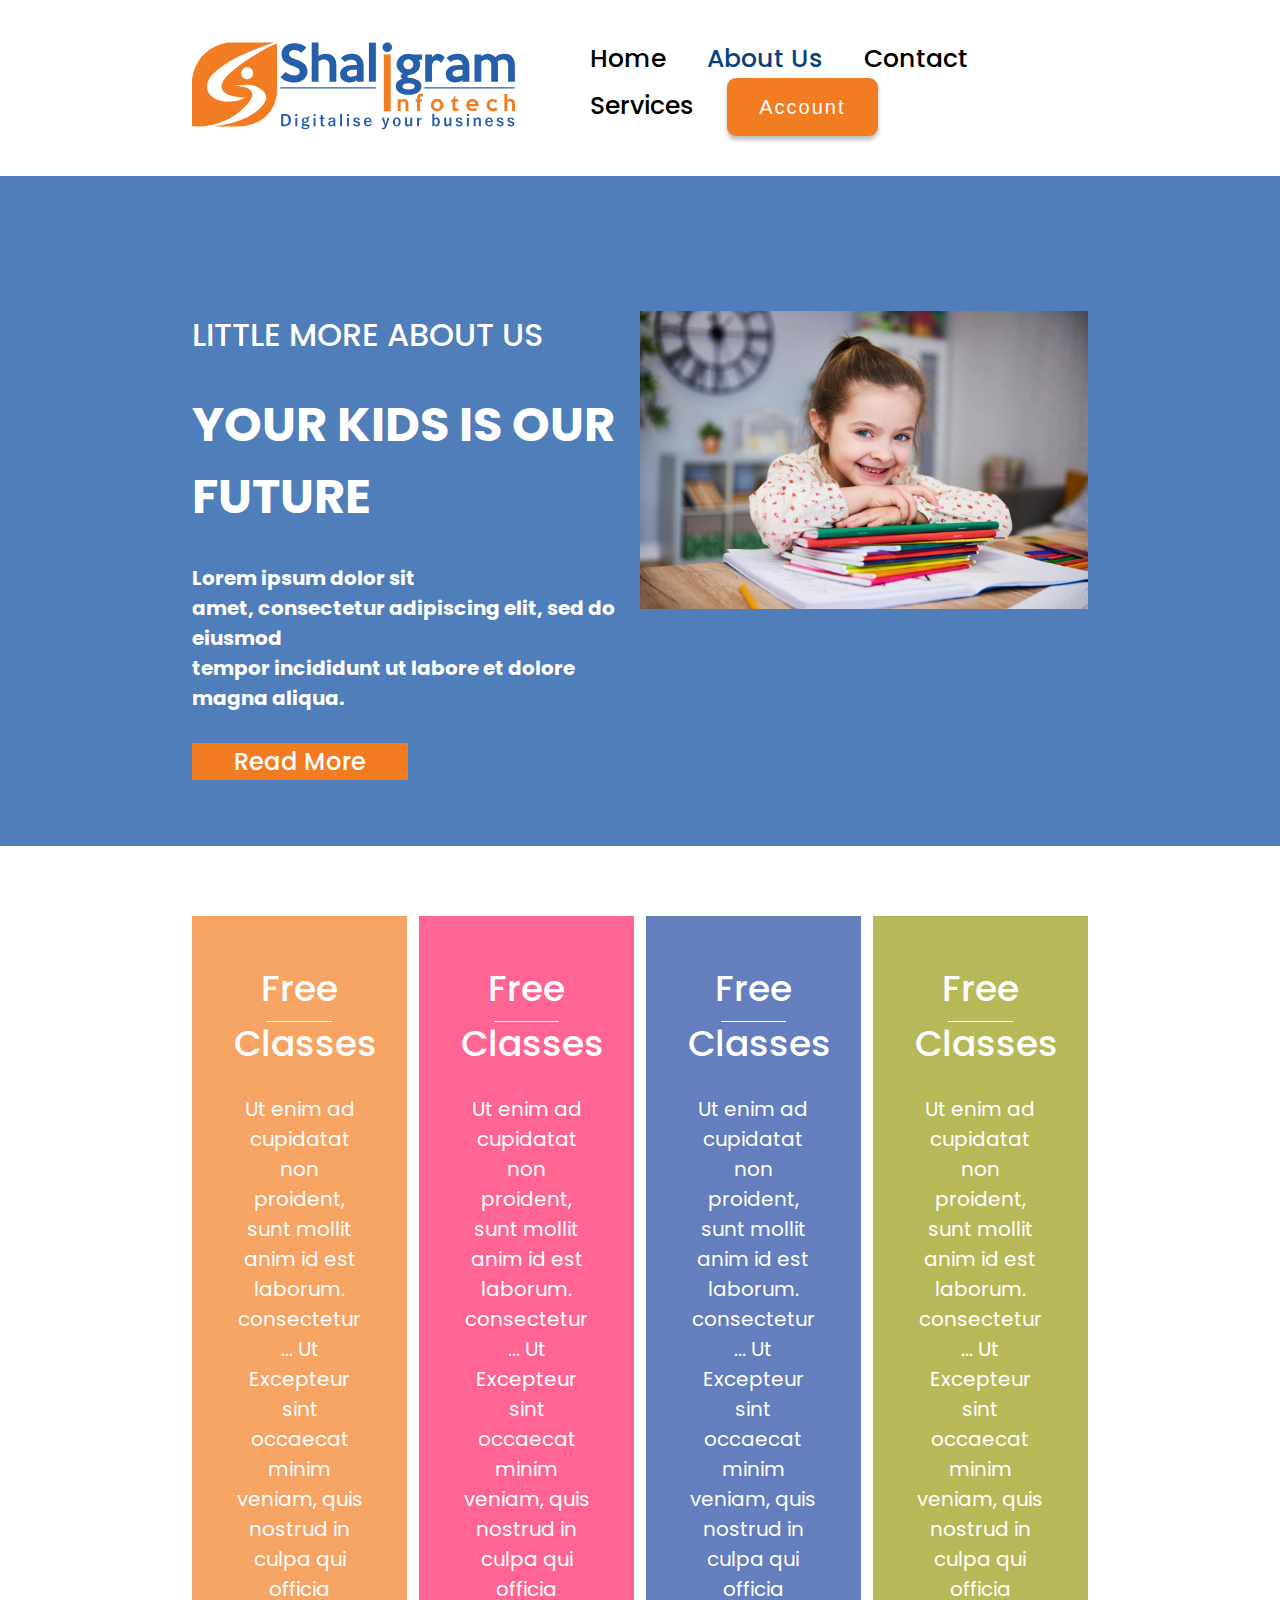
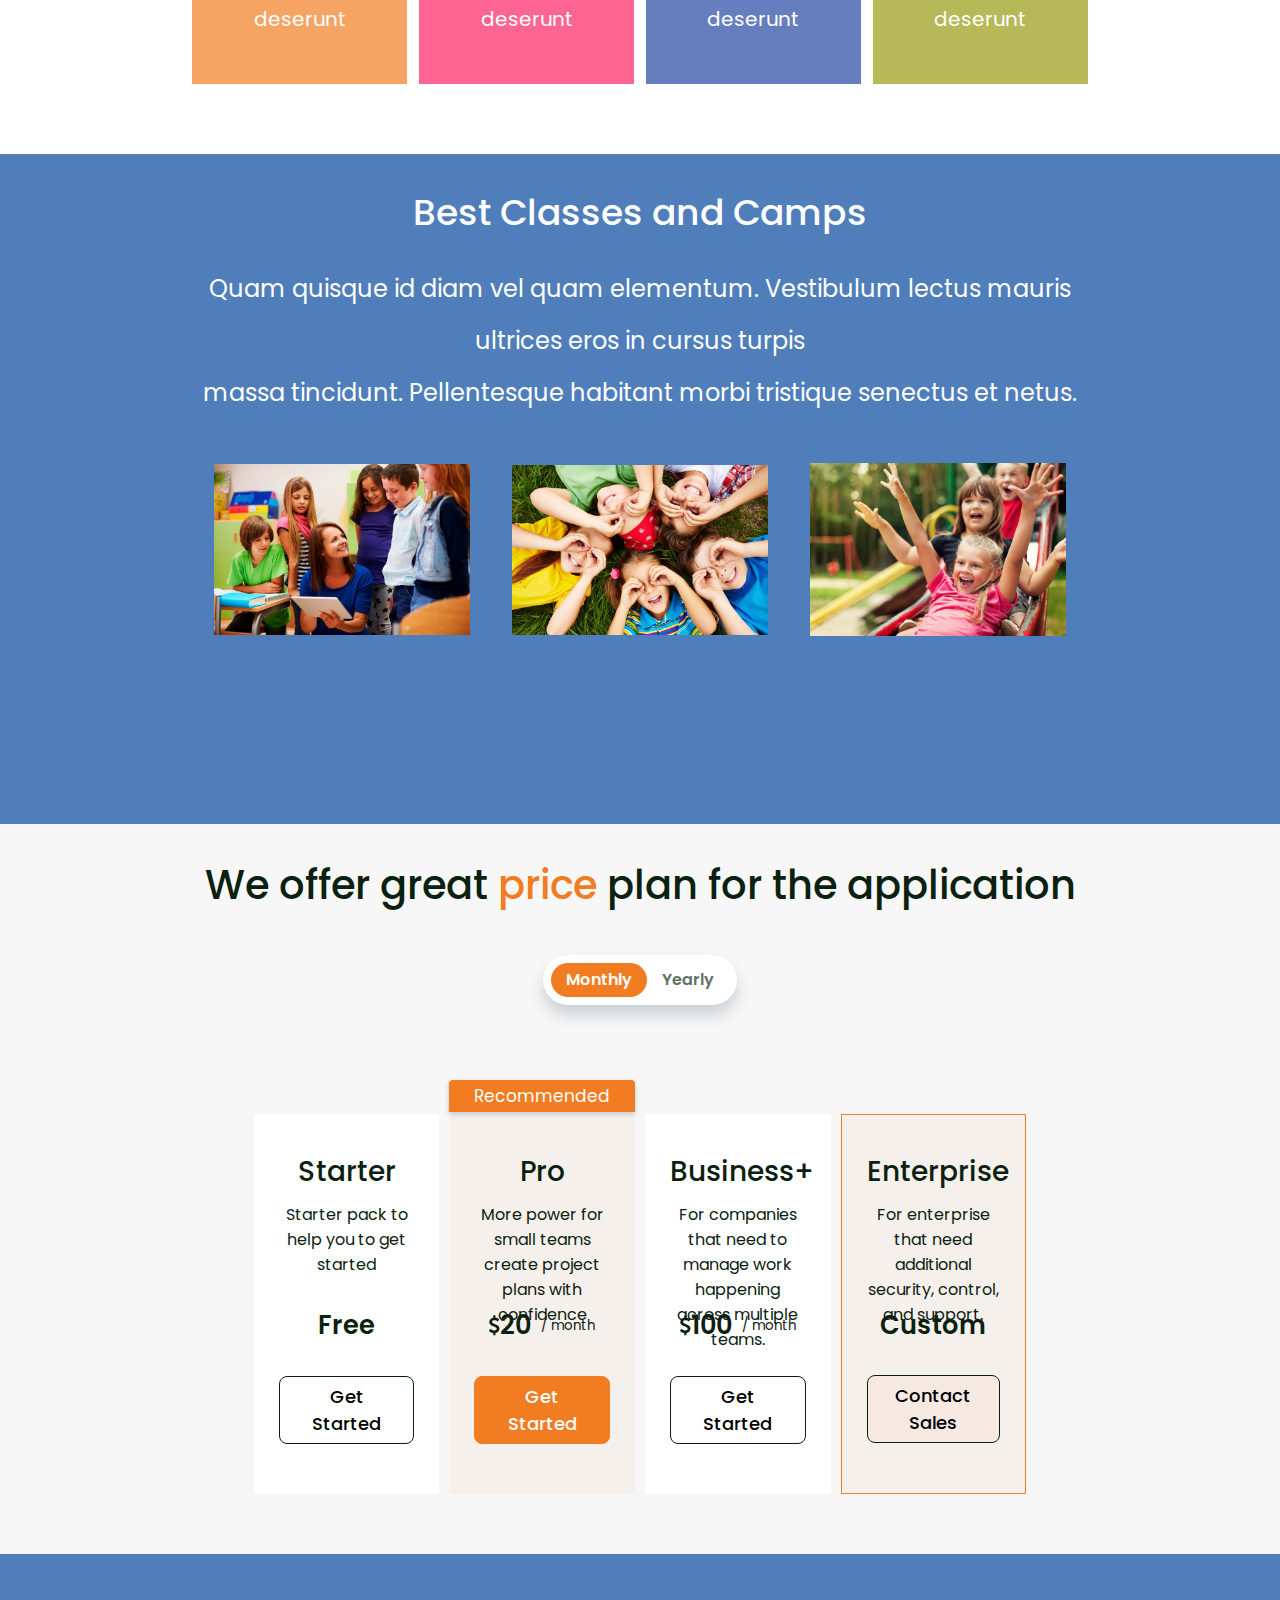
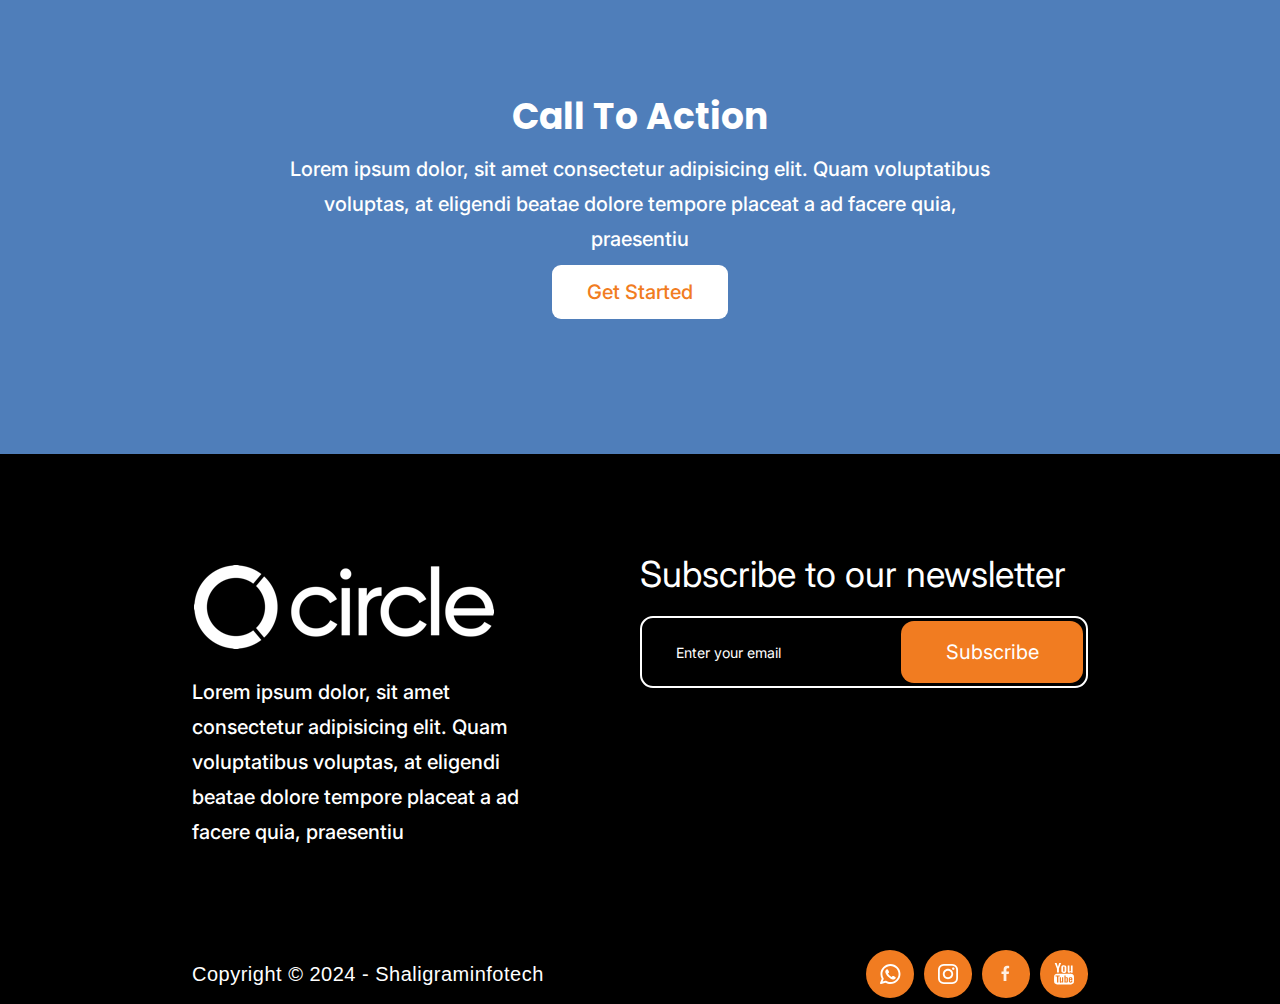
<file: HTML, CSS, BS Tasks/Task1/subtask2/index.html>
<!DOCTYPE html>
<html lang="en">
<head>
    <meta charset="UTF-8">
    <meta name="viewport" content="width=device-width, initial-scale=1.0">
    <title>Task2</title>
    <link rel="stylesheet" href="./assets/Style/style.css">
    <link rel="preconnect" href="https://fonts.googleapis.com">
<link rel="preconnect" href="https://fonts.gstatic.com" crossorigin>
<link href="https://fonts.googleapis.com/css2?family=Inter:wght@100..900&family=Poppins:ital,wght@0,100;0,200;0,300;0,400;0,500;0,600;0,700;0,800;0,900;1,100;1,200;1,300;1,400;1,500;1,600;1,700;1,800;1,900&display=swap" rel="stylesheet">
</head>
<body>
    <!-- header -->
    <header class="container">
        <div class="centre flex">
            <div class="inline_div">
                <svg width="323" height="88" viewBox="0 0 300 81" fill="none" xmlns="http://www.w3.org/2000/svg">
                    <path d="M36.9021 24.0545C37.0968 23.971 37.2636 23.8876 37.4305 23.8042L36.9021 24.0545Z" fill="#A37D64"/>
                    <path d="M28.2536 37.1524C28.198 37.2636 28.1702 37.3471 28.1424 37.4583C28.0868 37.5695 28.059 37.6808 28.0311 37.792C27.2803 39.9055 27.2525 41.6852 27.7253 43.1591C29.3938 48.2202 37.0412 50.1112 42.9366 50.7787C43.0478 50.8065 43.1869 50.8064 43.2981 50.8343C47.1079 51.2514 50.1112 51.1958 50.1112 51.1958C48.4983 51.9466 46.9689 52.5584 45.5228 53.0589C45.495 53.0589 45.4672 53.0868 45.4672 53.0868C41.8799 54.3382 38.8487 54.9221 36.2625 54.9221C35.8176 54.9499 35.3448 54.9777 34.8999 55.0056C29.4494 55.1724 24.2214 54.2547 19.6329 51.1123C14.0434 47.3026 12.4027 41.3237 15.2948 35.2336C16.5184 32.6474 18.2147 30.4783 20.2169 28.5595L20.2447 28.5317C20.2725 28.5317 20.2725 28.5039 20.3003 28.4761C20.3281 28.4483 20.356 28.4205 20.3838 28.3927C20.4116 28.3649 20.4394 28.3649 20.4394 28.337C20.7731 28.059 21.1068 27.7809 21.4961 27.4472C21.663 27.3081 21.802 27.1969 21.941 27.0578C22.0801 26.9466 22.1913 26.8354 22.3026 26.7519C22.525 26.5573 22.6919 26.4182 22.7753 26.3626C22.8031 26.3348 22.8309 26.3348 22.8309 26.307L22.8587 26.2792C23.0534 26.1123 23.2759 25.9177 23.4983 25.7508C23.6374 25.6396 23.7486 25.5284 23.832 25.4727C23.8598 25.4449 23.8877 25.4171 23.8877 25.4171C23.8877 25.4171 23.8877 25.4171 23.9155 25.3893C23.9711 25.3337 23.9989 25.3059 24.0545 25.2781C24.1101 25.2225 24.1379 25.2225 24.1657 25.1947C24.1935 25.1947 24.1935 25.1669 24.1935 25.1669L24.2214 25.139C29.7275 20.5228 37.2914 16.2125 44.9944 12.4861H45.0222C49.6107 10.2614 54.2269 8.25918 58.4816 6.53504C67.1579 3.00334 74.4438 0.723027 76.5851 0.0278104C76.3348 0.0278104 75.8899 0.0278104 75.6674 0.0278104C62.8754 1.69689e-06 50.0834 0 37.3192 0C36.8187 0 33.7875 1.69689e-06 33.6207 0.0278104C29.0879 0.556175 24.9722 2.11347 21.0234 4.1435C9.37152 10.0389 2.80868 19.6329 0.389321 32.2859C0.222469 33.0923 0 34.01 0 34.733V77.9477C4.58843 77.9477 8.0089 78.198 11.6796 77.7809C25.1669 76.2236 35.4839 70.495 39.238 68.1313C39.2937 68.1034 39.3493 68.0478 39.4049 68.02C39.4605 67.9922 39.4883 67.9644 39.5439 67.9366C39.6552 67.8532 39.7664 67.7975 39.8776 67.7141C40.1001 67.5473 40.3504 67.4082 40.5729 67.2414C40.6285 67.2136 40.6841 67.158 40.7119 67.158L40.7397 67.1301C40.7675 67.1301 40.7675 67.1023 40.7675 67.1023C52.1135 58.287 56.0067 52.3915 56.0345 48.4427C56.0901 44.2158 51.7241 42.2414 47.4416 41.2959C47.2747 41.2681 47.1357 41.2403 46.9688 41.2125C43.02 40.406 39.2937 40.4894 39.2937 40.4894C39.5161 40.2948 49.4994 38.8765 54.2547 39.5717C58.3426 40.1557 62.0133 41.6852 65.0723 44.2992C65.5729 44.7163 66.0456 45.1613 66.5183 45.6618C69.0211 48.2481 69.5773 51.307 68.0756 54.644C67.436 56.0901 66.5462 57.4249 65.5172 58.6485C64.9333 59.3437 64.3493 60.0111 63.7375 60.6229L63.7097 60.6507C63.6819 60.6785 63.6541 60.7063 63.6262 60.7342C60.1224 64.3493 55.9789 67.1301 51.4182 69.4105C45.7453 72.2191 39.8498 74.1379 33.7875 75.4727H33.7597C31.8131 75.9455 30.0056 76.3348 28.3927 76.6407C24.416 77.4194 20.8009 78.0312 20.8009 78.0312H45.4394C48.1646 77.8087 50.6952 77.1691 53.0033 76.6129C55.4227 76.0567 57.6196 75.3059 59.6218 74.4438C59.7052 74.416 59.8165 74.3604 59.9277 74.3326C74.4438 67.881 77.8921 54.5606 78.6985 48.554C78.9488 46.6352 78.9766 45.4394 78.9766 45.4116V1.19578C72.6363 2.00223 34.2047 24.7497 28.2536 37.1524ZM51.2514 34.2047C48.1924 34.2047 45.6897 31.7019 45.6897 28.6429C45.6897 25.5562 48.1924 23.0812 51.2514 23.0812C54.3381 23.0812 56.8131 25.584 56.8131 28.6429C56.8131 31.7297 54.3103 34.2047 51.2514 34.2047Z" fill="#F17C21"/>
                    <path d="M107.258 27.3081C107.258 28.6151 106.98 29.8665 106.396 31.0623C105.84 32.258 105.033 33.287 104.004 34.1768C102.976 35.0945 101.78 35.8175 100.362 36.3459C98.9711 36.8743 97.4138 37.1524 95.7175 37.1524C94.188 37.1524 92.8254 37.0689 91.6296 36.9021C90.406 36.7352 89.2658 36.4571 88.2091 36.0678C87.1524 35.6785 86.1235 35.2058 85.1502 34.594C84.1769 33.9822 83.1479 33.2592 82.119 32.4249L86.9299 27.5584C88.3204 28.7263 89.7108 29.5606 91.0456 30.0333C92.3804 30.5061 93.8543 30.7564 95.4116 30.7564C96.0512 30.7564 96.663 30.6729 97.2191 30.4783C97.7753 30.2836 98.2759 30.0333 98.7208 29.6996C99.1379 29.3659 99.4716 29.0044 99.7219 28.5595C99.9722 28.1145 100.083 27.6418 100.083 27.1134C100.083 26.5573 99.9722 26.0567 99.7775 25.6118C99.5829 25.1668 99.2214 24.7497 98.693 24.3326C98.1646 23.9154 97.4416 23.4983 96.4961 23.0812C95.5506 22.664 94.3548 22.1913 92.9088 21.6629C91.6296 21.1902 90.3782 20.6618 89.2102 20.05C88.0145 19.4382 86.9855 18.7152 86.0957 17.881C85.2058 17.0467 84.4828 16.0456 83.9544 14.9054C83.426 13.7653 83.1479 12.4305 83.1479 10.8732C83.1479 9.3715 83.4538 8.00888 84.0378 6.75749C84.6496 5.5061 85.4561 4.42156 86.485 3.53168C87.5139 2.6418 88.7375 1.94658 90.1279 1.44603C91.5184 0.945472 93.02 0.69519 94.6051 0.69519C97.3026 0.69519 99.5551 1.05671 101.39 1.75193C103.226 2.44714 104.867 3.47606 106.285 4.81088L101.557 9.59397C100.667 8.75971 99.6941 8.0923 98.6096 7.64736C97.525 7.20242 96.2458 6.97995 94.7998 6.97995C94.1324 6.97995 93.4928 7.09119 92.9366 7.28585C92.3804 7.48051 91.8799 7.75859 91.4627 8.0923C91.0456 8.426 90.7119 8.81533 90.4894 9.28808C90.2392 9.73302 90.1279 10.2058 90.1279 10.7063C90.1279 11.2625 90.2392 11.763 90.4894 12.208C90.7119 12.6529 91.129 13.0979 91.6852 13.515C92.2414 13.9321 92.9922 14.3493 93.9099 14.7942C94.8276 15.2113 95.9677 15.6841 97.3582 16.1846C99.1101 16.7964 100.612 17.4638 101.863 18.2147C103.115 18.9377 104.143 19.7441 104.922 20.634C105.701 21.5239 106.285 22.4972 106.674 23.5817C107.063 24.6941 107.258 25.9177 107.258 27.3081Z" fill="#255FAA"/>
                    <path d="M134.093 36.485H127.781V21.3292C127.781 20.4115 127.642 19.6329 127.364 18.9377C127.086 18.2425 126.724 17.6863 126.279 17.2414C125.834 16.7964 125.306 16.4627 124.694 16.2402C124.082 16.0178 123.471 15.9065 122.831 15.9065C121.858 15.9065 120.94 16.0456 120.05 16.3515C119.16 16.6574 118.326 17.0467 117.492 17.5751V36.485H111.179V0.194641H117.492L117.547 12.6251C118.493 11.9021 119.577 11.3459 120.773 11.0122C121.997 10.6507 123.192 10.4839 124.305 10.4839C125.612 10.4839 126.863 10.7063 128.031 11.1234C129.199 11.5406 130.228 12.1802 131.146 13.0423C132.063 13.9043 132.759 14.9889 133.287 16.2681C133.815 17.5751 134.066 19.1045 134.066 20.8843L134.093 36.485Z" fill="#255FAA"/>
                    <path d="M159.455 36.485H153.142V35.1224C152.03 35.8732 150.862 36.4016 149.611 36.7075C148.359 37.0134 147.08 37.1524 145.773 37.1524C144.549 37.1524 143.437 36.9578 142.436 36.5962C141.435 36.2347 140.573 35.7064 139.85 35.0111C139.127 34.3159 138.543 33.5095 138.154 32.564C137.764 31.6185 137.57 30.5896 137.57 29.4494C137.57 28.0034 137.875 26.7798 138.515 25.6952C139.155 24.6385 139.989 23.7486 141.073 23.0256C142.158 22.3026 143.409 21.7742 144.855 21.4127C146.301 21.0512 147.859 20.8843 149.527 20.8843H153.17C153.17 19.3827 152.697 18.2147 151.724 17.3526C150.751 16.4628 149.36 16.0456 147.553 16.0456C146.663 16.0456 145.773 16.2125 144.855 16.5184C143.91 16.8521 142.992 17.4361 142.047 18.2703L138.32 14.5161C139.655 13.2369 141.212 12.2358 142.992 11.5406C144.772 10.8454 146.58 10.4839 148.443 10.4839C150.195 10.4839 151.752 10.762 153.115 11.3181C154.477 11.8743 155.59 12.5973 156.424 13.4594C157.536 14.5718 158.315 15.8232 158.76 17.1858C159.205 18.5484 159.427 20.3003 159.427 22.4416V36.485H159.455ZM153.142 30.2002V25.5006H150.25C149.36 25.5006 148.554 25.5562 147.775 25.6674C146.997 25.7787 146.329 25.9733 145.745 26.2514C145.189 26.5295 144.716 26.891 144.383 27.3359C144.049 27.7809 143.882 28.3092 143.882 28.921C143.882 29.8109 144.216 30.5061 144.911 31.0623C145.606 31.6185 146.468 31.8966 147.553 31.8966C148.498 31.8966 149.416 31.7575 150.334 31.4516C151.279 31.1735 152.225 30.7564 153.142 30.2002Z" fill="#255FAA"/>
                    <path d="M164.321 36.485V0.250305H170.773V36.485H164.321Z" fill="#255FAA"/>
                    <path d="M181.34 8.8988C178.921 8.8988 176.947 6.92439 176.947 4.50503C176.947 2.08568 178.921 0.111267 181.34 0.111267C183.76 0.111267 185.734 2.08568 185.734 4.50503C185.734 6.92439 183.76 8.8988 181.34 8.8988Z" fill="#255FAA"/>
                    <path d="M184.538 11.1512H178.142V64.0433H184.538V11.1512Z" fill="#F17C21"/>
                    <path d="M213.571 16.1847H210.901C211.568 17.4917 211.902 18.8821 211.902 20.3838C211.902 21.5239 211.68 22.6363 211.263 23.693C210.845 24.7497 210.234 25.723 209.455 26.6129C208.676 27.5028 207.703 28.2258 206.591 28.8376C205.478 29.4494 204.199 29.8665 202.809 30.0612C201.835 30.2002 201.112 30.4227 200.64 30.7286C200.167 31.0345 199.917 31.3404 199.917 31.6463C199.917 31.9522 200.167 32.2303 200.64 32.5084C201.112 32.7586 201.835 32.9533 202.809 33.0367C206.062 33.3426 208.621 34.1491 210.4 35.4839C212.18 36.8187 213.098 38.5984 213.098 40.8231C213.098 41.9633 212.82 43.02 212.264 43.9655C211.707 44.9388 210.929 45.7453 209.9 46.4683C208.871 47.1913 207.62 47.7197 206.174 48.0812C204.727 48.4705 203.087 48.6374 201.279 48.6374C199.444 48.6374 197.803 48.4427 196.329 48.0812C194.855 47.6919 193.604 47.1635 192.547 46.4683C191.491 45.7731 190.712 44.9666 190.156 43.9933C189.6 43.02 189.321 41.9633 189.321 40.7953C189.321 39.0434 189.822 37.5695 190.823 36.4016C191.824 35.2058 193.465 34.3437 195.717 33.7597C195.022 33.5095 194.522 33.148 194.216 32.6752C193.91 32.2303 193.771 31.7575 193.799 31.2848C193.826 30.812 194.021 30.3671 194.383 29.95C194.744 29.5328 195.273 29.1991 195.94 28.9767C195.189 28.6151 194.438 28.1702 193.743 27.614C193.048 27.0579 192.436 26.4183 191.852 25.6952C191.296 24.9722 190.851 24.1379 190.517 23.2481C190.184 22.3304 190.044 21.3849 190.044 20.356C190.044 18.9933 190.35 17.7141 190.934 16.5184C191.518 15.3226 192.297 14.2659 193.298 13.376C194.299 12.4861 195.439 11.7909 196.774 11.2625C198.109 10.7342 199.472 10.4839 200.945 10.4839C202.392 10.4839 203.699 10.7064 204.922 11.1513H213.598V16.1847H213.571ZM206.785 40.8231C206.785 39.7942 206.285 39.0434 205.228 38.5984C204.199 38.1257 202.864 37.9032 201.251 37.9032C199.499 37.9032 198.137 38.1535 197.136 38.6541C196.135 39.1546 195.634 39.8777 195.634 40.851C195.634 41.8521 196.162 42.5751 197.191 43.0757C198.248 43.5762 199.583 43.8265 201.251 43.8265C202.948 43.8265 204.283 43.5762 205.284 43.1035C206.285 42.6307 206.785 41.8521 206.785 40.8231ZM205.59 20.3838C205.59 19.7442 205.478 19.1324 205.228 18.604C204.978 18.0478 204.644 17.5473 204.227 17.1302C203.81 16.713 203.309 16.3793 202.753 16.129C202.197 15.8788 201.585 15.7675 200.945 15.7675C200.306 15.7675 199.722 15.8788 199.166 16.129C198.61 16.3793 198.137 16.713 197.72 17.1302C197.303 17.5473 196.969 18.0478 196.719 18.604C196.468 19.1602 196.357 19.772 196.357 20.3838C196.357 21.0234 196.468 21.6352 196.719 22.1913C196.969 22.7475 197.303 23.2481 197.72 23.693C198.137 24.1101 198.637 24.4438 199.166 24.6941C199.722 24.9444 200.306 25.0556 200.945 25.0556C201.585 25.0556 202.169 24.9444 202.753 24.6941C203.309 24.4438 203.81 24.1101 204.227 23.693C204.644 23.2759 204.978 22.7753 205.228 22.1913C205.478 21.6352 205.59 21.0234 205.59 20.3838Z" fill="#255FAA"/>
                    <path d="M234.816 13.8209L231.452 19.1602C230.84 18.4928 230.145 17.9088 229.422 17.3804C228.671 16.8799 227.92 16.6018 227.169 16.6018C226.752 16.6018 226.307 16.6852 225.834 16.8799C225.362 17.0745 224.889 17.3804 224.472 17.8254C224.054 18.2703 223.693 18.8543 223.387 19.5495C223.081 20.2725 222.942 21.1624 222.942 22.1913V36.485H216.63V11.1791H222.942V13.8765C223.693 12.792 224.555 11.9577 225.473 11.3738C226.39 10.7898 227.419 10.4839 228.56 10.4839C229.672 10.4839 230.756 10.7898 231.813 11.3738C232.87 12.0134 233.871 12.8198 234.816 13.8209Z" fill="#255FAA"/>
                    <path d="M257.592 36.485H251.279V35.1224C250.167 35.8732 248.999 36.4016 247.748 36.7075C246.496 37.0134 245.217 37.1524 243.91 37.1524C242.686 37.1524 241.574 36.9578 240.573 36.5963C239.572 36.2347 238.71 35.7064 237.987 35.0112C237.264 34.3159 236.68 33.5095 236.29 32.564C235.901 31.6185 235.706 30.5896 235.706 29.4494C235.706 28.0034 236.012 26.7798 236.652 25.6953C237.291 24.6385 238.126 23.7486 239.21 23.0256C240.295 22.3026 241.546 21.7742 242.992 21.4127C244.438 21.0512 245.996 20.8844 247.664 20.8844H251.307C251.307 19.3827 250.834 18.2147 249.861 17.3527C248.888 16.4628 247.497 16.0456 245.69 16.0456C244.8 16.0456 243.91 16.2125 242.992 16.5184C242.047 16.8521 241.129 17.4361 240.184 18.2703L236.485 14.544C237.82 13.2648 239.377 12.2637 241.157 11.5684C242.937 10.8732 244.744 10.5117 246.607 10.5117C248.359 10.5117 249.917 10.7898 251.279 11.346C252.642 11.9022 253.754 12.6252 254.588 13.4872C255.701 14.5996 256.479 15.851 256.924 17.2136C257.369 18.5762 257.592 20.3282 257.592 22.4694V36.485ZM251.279 30.2003V25.5006H248.387C247.497 25.5006 246.691 25.5562 245.912 25.6674C245.134 25.7787 244.466 25.9733 243.882 26.2514C243.326 26.5295 242.853 26.891 242.519 27.336C242.186 27.7809 242.019 28.3093 242.019 28.9211C242.019 29.8109 242.353 30.5062 243.048 31.0623C243.743 31.6185 244.605 31.8966 245.69 31.8966C246.635 31.8966 247.553 31.7575 248.471 31.4516C249.416 31.1736 250.334 30.7564 251.279 30.2003Z" fill="#255FAA"/>
                    <path d="M299.917 36.485H293.604V21.3849C293.604 19.6051 293.159 18.2425 292.297 17.3248C291.435 16.4071 290.378 15.9344 289.127 15.9344C288.154 15.9344 287.236 16.1012 286.374 16.4071C285.512 16.713 284.677 17.2136 283.843 17.9088C284.093 18.9377 284.232 20.0779 284.232 21.3849V36.485H277.92V21.3849C277.92 19.6051 277.475 18.2425 276.613 17.3248C275.751 16.4071 274.694 15.9344 273.498 15.9344C272.525 15.9344 271.691 16.1012 270.968 16.4349C270.245 16.7686 269.466 17.297 268.687 18.0478V36.485H262.375V11.1791H268.743V13.0701C269.522 12.3192 270.467 11.7075 271.524 11.2347C272.581 10.762 273.693 10.5395 274.778 10.5395C276.001 10.5395 277.252 10.8176 278.476 11.3737C279.727 11.9299 280.812 12.7364 281.73 13.7931C283.037 12.6251 284.372 11.7909 285.706 11.2903C287.041 10.7898 288.515 10.5395 290.128 10.5395C291.435 10.5395 292.686 10.7341 293.882 11.1235C295.078 11.5128 296.107 12.1524 296.969 13.0145C297.859 13.8765 298.554 14.9611 299.082 16.2959C299.611 17.6307 299.861 19.2158 299.861 21.079L299.917 36.485Z" fill="#255FAA"/>
                    <path d="M201.001 63.6819H198.276V57.1746C198.276 56.7853 198.22 56.4516 198.081 56.1457C197.97 55.8398 197.803 55.6174 197.608 55.3949C197.414 55.2002 197.164 55.0612 196.913 54.95C196.663 54.8665 196.385 54.8109 196.107 54.8109C195.69 54.8109 195.273 54.8943 194.883 55.0334C194.494 55.1724 194.105 55.3949 193.799 55.7286V63.6819H191.073V52.7809H193.799L193.826 53.5873C193.993 53.4205 194.188 53.2814 194.438 53.1424C194.689 53.0033 194.939 52.8921 195.189 52.7809C195.439 52.6974 195.717 52.614 195.968 52.5584C196.246 52.5028 196.496 52.475 196.746 52.475C197.303 52.475 197.831 52.5584 198.331 52.7253C198.832 52.8921 199.305 53.1702 199.694 53.5317C200.083 53.8932 200.389 54.366 200.64 54.95C200.89 55.5339 201.001 56.2013 201.001 57.0078V63.6819Z" fill="#F17C21"/>
                    <path d="M214.544 50.5006C214.294 50.3893 214.043 50.3337 213.849 50.3059C213.654 50.2781 213.432 50.2503 213.181 50.2503C212.653 50.2503 212.291 50.3615 212.069 50.6118C211.846 50.8621 211.735 51.2792 211.735 51.9188V52.7809H213.459V55.1724H211.735V63.6819H209.01V55.1724H207.675V52.7809H209.01V51.9466C209.01 50.584 209.26 49.5272 209.789 48.8042C210.317 48.0812 211.207 47.7197 212.486 47.7197C213.209 47.7197 213.904 47.8031 214.544 47.97V50.5006Z" fill="#F17C21"/>
                    <path d="M233.482 58.2314C233.482 59.0378 233.315 59.8165 233.037 60.5117C232.731 61.2069 232.314 61.8187 231.785 62.3193C231.257 62.8198 230.645 63.2369 229.922 63.515C229.227 63.8209 228.448 63.96 227.642 63.96C226.835 63.96 226.085 63.8209 225.389 63.515C224.694 63.2091 224.054 62.8198 223.554 62.2914C223.026 61.7631 222.608 61.1791 222.303 60.4561C221.997 59.7609 221.858 59.01 221.858 58.2036C221.858 57.4249 222.024 56.6741 222.33 55.9789C222.636 55.2836 223.053 54.6719 223.582 54.1435C224.11 53.6151 224.722 53.2258 225.417 52.9199C226.112 52.614 226.863 52.475 227.67 52.475C228.476 52.475 229.227 52.614 229.95 52.9199C230.645 53.2258 231.285 53.6151 231.813 54.1157C232.341 54.6163 232.759 55.228 233.064 55.9511C233.315 56.6463 233.482 57.4249 233.482 58.2314ZM230.756 58.2314C230.756 57.7586 230.673 57.3415 230.506 56.9244C230.339 56.535 230.117 56.1735 229.839 55.8676C229.561 55.5617 229.227 55.3393 228.838 55.1724C228.476 55.0056 228.059 54.9221 227.642 54.9221C227.225 54.9221 226.808 55.0056 226.446 55.1724C226.057 55.3393 225.751 55.5617 225.445 55.8676C225.167 56.1735 224.944 56.535 224.778 56.9244C224.611 57.3137 224.527 57.7586 224.527 58.2314C224.527 58.7041 224.611 59.1213 224.778 59.5384C224.944 59.9277 225.167 60.2892 225.445 60.5951C225.723 60.901 226.057 61.1235 226.446 61.2903C226.808 61.4572 227.225 61.5406 227.642 61.5406C228.059 61.5406 228.476 61.4572 228.838 61.2903C229.199 61.1235 229.533 60.8732 229.839 60.5951C230.117 60.2892 230.339 59.9277 230.506 59.5384C230.673 59.1213 230.756 58.6763 230.756 58.2314Z" fill="#F17C21"/>
                    <path d="M247.442 63.4316C247.164 63.5984 246.83 63.7375 246.468 63.8209C246.107 63.9043 245.745 63.9599 245.384 63.9599C244.744 63.9599 244.188 63.8765 243.771 63.7375C243.326 63.5706 242.992 63.3482 242.714 63.0145C242.464 62.6808 242.241 62.2636 242.13 61.7631C242.019 61.2625 241.935 60.6785 241.935 59.9833V55.2002H240.489V53.9766C241.379 53.6151 242.075 53.0589 242.631 52.3637C243.187 51.6407 243.548 50.723 243.743 49.5551H244.633V52.7531H247.386V55.2002H244.633V60.1502C244.633 60.4282 244.661 60.6507 244.744 60.8176C244.828 60.9844 244.911 61.1235 245.022 61.2347C245.133 61.3459 245.273 61.4016 245.412 61.4294C245.551 61.4572 245.717 61.485 245.884 61.485C246.107 61.485 246.357 61.4572 246.663 61.3737C246.969 61.2903 247.219 61.1791 247.442 60.9844V63.4316Z" fill="#F17C21"/>
                    <path d="M266.324 58.2036C266.324 58.3704 266.324 58.5651 266.296 58.7597C266.268 58.9544 266.24 59.1491 266.24 59.3437H257.508C257.62 59.6496 257.759 59.9555 257.925 60.2336C258.12 60.5117 258.343 60.762 258.593 60.9844C258.843 61.1791 259.149 61.346 259.483 61.485C259.816 61.5962 260.178 61.6797 260.595 61.6797C261.096 61.6797 261.568 61.5962 262.069 61.4294C262.57 61.2625 262.959 61.0401 263.293 60.7342L265.017 62.4583C264.266 63.0145 263.515 63.4316 262.792 63.6541C262.069 63.8765 261.29 64.0156 260.484 64.0156C259.677 64.0156 258.899 63.8487 258.176 63.5707C257.481 63.2648 256.841 62.8754 256.34 62.3471C255.84 61.8187 255.395 61.2347 255.117 60.5117C254.811 59.8165 254.672 59.0657 254.672 58.287C254.672 57.4806 254.839 56.7575 255.117 56.0623C255.423 55.3671 255.84 54.7553 256.368 54.2269C256.897 53.6986 257.508 53.3093 258.204 53.0034C258.899 52.6975 259.677 52.5584 260.456 52.5584C261.235 52.5584 261.958 52.6975 262.653 52.9755C263.348 53.2536 263.988 53.6429 264.516 54.1713C265.045 54.6719 265.489 55.2837 265.795 55.9789C266.157 56.5907 266.324 57.3693 266.324 58.2036ZM263.459 57.1468C263.237 56.4516 262.875 55.8955 262.319 55.4783C261.763 55.0612 261.151 54.8387 260.456 54.8387C259.789 54.8387 259.149 55.0612 258.621 55.4783C258.092 55.8955 257.703 56.4516 257.481 57.1468H263.459Z" fill="#F17C21"/>
                    <path d="M283.843 62.0411C283.287 62.6807 282.62 63.1535 281.841 63.4872C281.062 63.8209 280.228 63.9878 279.394 63.9878C278.615 63.9878 277.864 63.8487 277.141 63.5428C276.446 63.2369 275.834 62.8476 275.306 62.347C274.778 61.8465 274.388 61.2347 274.082 60.5395C273.776 59.8443 273.637 59.0656 273.637 58.2592C273.637 57.4527 273.804 56.7019 274.082 56.0067C274.388 55.3114 274.778 54.6997 275.306 54.1991C275.834 53.6985 276.418 53.2814 277.141 52.9755C277.836 52.6696 278.615 52.5306 279.394 52.5306C280.228 52.5306 281.007 52.6974 281.757 52.9755C282.508 53.2814 283.148 53.7263 283.704 54.3659L281.869 56.2291C281.591 55.8676 281.257 55.5617 280.868 55.3114C280.478 55.0612 279.978 54.9499 279.422 54.9499C279.004 54.9499 278.615 55.0334 278.254 55.2002C277.892 55.3671 277.558 55.6173 277.28 55.8954C277.002 56.2013 276.78 56.535 276.613 56.9521C276.446 57.3415 276.363 57.7864 276.363 58.2314C276.363 58.6763 276.446 59.1212 276.613 59.5105C276.78 59.8999 277.002 60.2614 277.28 60.5673C277.558 60.8732 277.892 61.0956 278.254 61.2625C278.615 61.4293 279.032 61.5128 279.449 61.5128C279.978 61.5128 280.478 61.3737 280.923 61.1234C281.368 60.8732 281.702 60.5395 281.98 60.1223L283.843 62.0411Z" fill="#F17C21"/>
                    <path d="M300 63.6819H297.275V57.1468C297.275 56.7575 297.219 56.4238 297.08 56.1179C296.969 55.812 296.802 55.5895 296.607 55.3671C296.413 55.1724 296.19 55.0334 295.94 54.9221C295.69 54.8387 295.412 54.7831 295.133 54.7831C294.716 54.7831 294.327 54.8387 293.938 54.9777C293.548 55.1168 293.187 55.2836 292.853 55.5061V63.6541H290.128V47.9978H292.853L292.881 53.3648C293.27 53.0589 293.743 52.8087 294.271 52.6696C294.8 52.5306 295.3 52.4472 295.801 52.4472C296.357 52.4472 296.913 52.5306 297.414 52.7252C297.914 52.9199 298.359 53.198 298.749 53.5595C299.138 53.921 299.444 54.3938 299.666 54.9499C299.889 55.5061 300 56.1735 300 56.9243V63.6819Z" fill="#F17C21"/>
                    <path d="M170.745 41.574H82.0078V42.7976H170.745V41.574Z" fill="#255FAA"/>
                    <path d="M299.722 41.7408H215.962V42.8254H299.722V41.7408Z" fill="#255FAA"/>
                    <path d="M82.7864 66.574H86.5684C88.4038 66.574 89.7664 67.0745 90.6841 68.1035C91.5184 69.0489 91.9355 70.3838 91.9355 72.1079C91.9355 74.0823 91.3515 75.584 90.1835 76.5573C89.2102 77.3915 87.931 77.8087 86.3181 77.8087H82.8142V66.574H82.7864ZM84.733 68.0756V76.307H86.2625C87.4861 76.307 88.4038 75.9177 88.9878 75.1668C89.544 74.4716 89.822 73.4427 89.822 72.1079C89.822 69.4104 88.6541 68.0478 86.346 68.0478L84.733 68.0756Z" fill="#255FAA"/>
                    <path d="M97.8865 66.574V68.4372H95.9121V66.574H97.8865ZM97.8309 69.8832V77.8365H95.9955V69.8832H97.8309Z" fill="#255FAA"/>
                    <path d="M109.205 68.7708L109.093 70.2447C108.676 70.2447 108.37 70.2725 108.176 70.3559C108.009 70.4116 107.842 70.5228 107.675 70.6618C108.12 71.1068 108.315 71.6351 108.315 72.2469C108.315 73.109 107.981 73.7764 107.314 74.277C106.757 74.6941 106.034 74.8888 105.172 74.8888C104.811 74.8888 104.449 74.8331 104.143 74.7497C103.754 74.9444 103.559 75.1668 103.559 75.4449C103.559 75.6396 103.643 75.7786 103.81 75.8343C103.977 75.9177 104.255 75.9733 104.672 76.0011L106.479 76.1401C107.536 76.2514 108.287 76.5017 108.732 76.891C109.066 77.1969 109.232 77.6418 109.232 78.2258C109.232 79.0044 108.843 79.5884 108.064 80.0334C107.341 80.4227 106.396 80.6452 105.228 80.6452C104.032 80.6452 103.087 80.4505 102.447 80.0334C101.919 79.6997 101.641 79.2547 101.641 78.6985C101.641 78.0311 102.141 77.5028 103.115 77.1413C102.364 76.9744 102.002 76.5851 102.002 76.0011C102.002 75.4171 102.419 74.861 103.226 74.3604C102.475 73.8877 102.086 73.1646 102.086 72.2469C102.086 71.4127 102.419 70.7731 103.087 70.3003C103.643 69.8832 104.366 69.6885 105.228 69.6885C105.895 69.6885 106.452 69.7998 106.924 70.0779C107.202 69.5773 107.536 69.2158 107.925 69.0211C108.204 68.8543 108.648 68.7708 109.205 68.7708ZM104.199 77.3637C103.476 77.5862 103.142 77.9477 103.142 78.4483C103.142 78.8098 103.365 79.0879 103.81 79.2825C104.199 79.4494 104.7 79.5328 105.311 79.5328C106.118 79.5328 106.702 79.4216 107.119 79.1713C107.453 78.9766 107.62 78.7542 107.62 78.4761C107.62 78.1702 107.508 77.9477 107.286 77.8365C107.063 77.7252 106.674 77.614 106.146 77.5584L104.199 77.3637ZM105.172 70.7731C104.727 70.7731 104.366 70.9121 104.088 71.218C103.838 71.4683 103.726 71.8298 103.726 72.2469C103.726 72.7753 103.893 73.1924 104.199 73.4705C104.449 73.693 104.783 73.8042 105.172 73.8042C105.645 73.8042 106.007 73.6652 106.257 73.3593C106.507 73.0812 106.618 72.7197 106.618 72.2469C106.618 71.7742 106.452 71.3849 106.146 71.1068C105.895 70.8843 105.59 70.7731 105.172 70.7731Z" fill="#255FAA"/>
                    <path d="M114.822 66.574V68.4372H112.848V66.574H114.822ZM114.766 69.8832V77.8365H112.931V69.8832H114.766Z" fill="#255FAA"/>
                    <path d="M121.44 67.2692V69.8832H123.22V71.218H121.44V75.584C121.44 76.3626 121.774 76.7241 122.414 76.7241C122.775 76.7241 123.081 76.6963 123.331 76.6407L123.248 77.9477C122.859 78.0033 122.358 78.0312 121.83 78.0312C121.023 78.0312 120.439 77.8365 120.078 77.4472C119.772 77.1135 119.605 76.5851 119.605 75.9177V71.218H118.409V69.8832H119.605V67.6863L121.44 67.2692Z" fill="#255FAA"/>
                    <path d="M126.724 71.8854C127.141 70.4116 128.226 69.6885 130.033 69.6885C132.091 69.6885 133.12 70.5784 133.12 72.3304V75.5005C133.12 76.2792 133.176 77.0578 133.231 77.8643H131.563C131.507 77.5584 131.479 77.2247 131.424 76.8076C130.868 77.6418 130.033 78.0311 128.921 78.0311C128.142 78.0311 127.503 77.7809 127.058 77.3081C126.669 76.891 126.474 76.3348 126.474 75.6674C126.474 74.2492 127.336 73.3593 129.088 73.0256C129.727 72.9143 130.478 72.8309 131.368 72.8031V72.3582C131.368 71.8298 131.257 71.4405 131.007 71.2458C130.784 71.0512 130.451 70.9677 130.006 70.9677C129.588 70.9677 129.255 71.1068 128.977 71.3571C128.726 71.6073 128.56 71.941 128.476 72.3582L126.724 71.8854ZM131.34 73.9433C130.729 73.9711 130.117 74.0267 129.505 74.1657C128.643 74.3604 128.198 74.8331 128.198 75.5284C128.198 76.3348 128.615 76.7241 129.477 76.7241C130.256 76.7241 130.868 76.2792 131.34 75.4171V73.9433Z" fill="#255FAA"/>
                    <path d="M139.405 66.3793V77.8365H137.57V66.3793H139.405Z" fill="#255FAA"/>
                    <path d="M145.829 66.574V68.4372H143.854V66.574H145.829ZM145.745 69.8832V77.8365H143.91V69.8832H145.745Z" fill="#255FAA"/>
                    <path d="M156.007 71.7464L154.283 72.2469C154.088 71.3849 153.615 70.9677 152.864 70.9677C152.447 70.9677 152.141 71.0512 151.919 71.2458C151.724 71.4127 151.613 71.5795 151.613 71.8298C151.613 72.1635 151.724 72.4138 151.947 72.5806C152.141 72.7475 152.503 72.8865 153.031 73.0256L153.699 73.1924C154.672 73.4427 155.339 73.7764 155.673 74.1657C156.007 74.5272 156.146 75 156.146 75.6118C156.146 76.4182 155.84 77.03 155.228 77.4471C154.672 77.8643 153.893 78.0589 152.92 78.0589C151.196 78.0589 150.083 77.3915 149.583 76.0845L151.279 75.5005C151.529 76.3904 152.086 76.8354 152.948 76.8354C153.921 76.8354 154.394 76.5017 154.394 75.8064C154.394 75.4727 154.283 75.2225 154.06 75.0556C153.865 74.9444 153.476 74.7775 152.864 74.6107L152.197 74.416C151.279 74.1657 150.64 73.8598 150.306 73.4427C150 73.0812 149.861 72.6084 149.861 71.9688C149.861 71.2458 150.167 70.6896 150.723 70.2725C151.251 69.8832 151.974 69.6885 152.837 69.6885C154.505 69.6885 155.562 70.3837 156.007 71.7464Z" fill="#255FAA"/>
                    <path d="M166.852 74.2491H161.457C161.457 75.0834 161.652 75.723 162.041 76.168C162.375 76.5573 162.848 76.7797 163.459 76.7797C164.321 76.7797 164.878 76.2792 165.128 75.2781L166.796 75.7508C166.296 77.2803 165.184 78.0589 163.432 78.0589C162.152 78.0589 161.207 77.6418 160.54 76.8354C159.956 76.1123 159.677 75.139 159.677 73.9433C159.677 72.5528 160.067 71.4961 160.818 70.7174C161.457 70.05 162.291 69.7163 163.293 69.7163C164.405 69.7163 165.295 70.1335 165.962 70.9399C166.574 71.6908 166.852 72.6641 166.852 73.8876V74.2491ZM165.072 73.0534C164.989 71.6629 164.405 70.9677 163.32 70.9677C162.736 70.9677 162.291 71.1902 161.958 71.6073C161.68 71.9688 161.513 72.4416 161.485 73.0534H165.072Z" fill="#255FAA"/>
                    <path d="M183.454 69.8832L180.645 78.1424C180.311 79.1157 179.867 79.7831 179.31 80.1724C178.838 80.5061 178.226 80.673 177.447 80.673C177.113 80.673 176.78 80.6451 176.446 80.5895L176.363 79.1991C176.724 79.2547 177.058 79.3103 177.392 79.3103C178.115 79.3103 178.615 78.8932 178.893 78.0867L179.004 77.753L176.307 69.9388H178.226L179.171 73.2758C179.255 73.5539 179.477 74.416 179.839 75.8899H179.978C180.033 75.6674 180.172 75.1946 180.339 74.4994C180.478 73.9989 180.59 73.5817 180.673 73.248L181.591 69.9388L183.454 69.8832Z" fill="#255FAA"/>
                    <path d="M190.239 69.6885C191.407 69.6885 192.325 70.1057 192.964 70.9399C193.548 71.6908 193.826 72.6362 193.826 73.832C193.826 75.1946 193.465 76.2792 192.714 77.03C192.075 77.6974 191.24 78.0033 190.211 78.0033C189.043 78.0033 188.126 77.5862 187.486 76.7519C186.902 76.0011 186.624 75.0556 186.624 73.8598C186.624 72.4972 186.986 71.4127 187.736 70.6618C188.404 70.0222 189.238 69.6885 190.239 69.6885ZM190.239 71.0234C189.071 71.0234 188.487 71.9688 188.487 73.8598C188.487 75.7786 189.071 76.7241 190.211 76.7241C191.379 76.7241 191.963 75.7786 191.963 73.8598C191.963 71.9688 191.407 71.0234 190.239 71.0234Z" fill="#255FAA"/>
                    <path d="M204.505 69.8832V77.8365H202.725V76.4739C202.419 77.0022 202.03 77.3916 201.529 77.6696C201.085 77.9199 200.64 78.0312 200.139 78.0312C199.416 78.0312 198.832 77.8087 198.415 77.3637C198.026 76.9466 197.831 76.3905 197.831 75.6674V69.8554H199.694V75.1391C199.694 76.0289 200.056 76.4461 200.806 76.4461C201.168 76.4461 201.529 76.307 201.891 76.0011C202.197 75.7508 202.447 75.4449 202.642 75.0834V69.8554L204.505 69.8832Z" fill="#255FAA"/>
                    <path d="M213.209 69.6885L213.098 71.4127C212.069 71.4127 211.318 72.0801 210.845 73.4427V77.8365H209.038V69.8832H210.762V71.8298C211.263 70.4115 212.097 69.6885 213.209 69.6885Z" fill="#255FAA"/>
                    <path d="M225.028 66.3793V71.0234C225.306 70.5784 225.64 70.2447 226.085 69.9944C226.446 69.7998 226.835 69.6885 227.225 69.6885C228.198 69.6885 228.949 70.0778 229.477 70.8565C229.978 71.5795 230.228 72.5528 230.228 73.8042C230.228 75.1947 229.867 76.307 229.171 77.0856C228.615 77.7252 227.92 78.0311 227.113 78.0311C226.085 78.0311 225.362 77.5584 224.889 76.5851L224.527 77.8087H223.22V66.3515H225.028V66.3793ZM225.028 72.4972V75.3059C225.417 76.1958 225.945 76.6407 226.641 76.6407C227.197 76.6407 227.614 76.3904 227.92 75.8621C228.226 75.3893 228.365 74.6941 228.365 73.832C228.365 72.8865 228.198 72.1635 227.836 71.6908C227.558 71.3014 227.197 71.1346 226.752 71.1346C226.001 71.1346 225.445 71.6073 225.028 72.4972Z" fill="#255FAA"/>
                    <path d="M240.907 69.8832V77.8365H239.127V76.4739C238.821 77.0022 238.432 77.3916 237.931 77.6696C237.486 77.9199 237.041 78.0312 236.541 78.0312C235.818 78.0312 235.234 77.8087 234.816 77.3637C234.427 76.9466 234.232 76.3905 234.232 75.6674V69.8554H236.096V75.1391C236.096 76.0289 236.457 76.4461 237.208 76.4461C237.57 76.4461 237.931 76.307 238.293 76.0011C238.598 75.7508 238.849 75.4449 239.043 75.0834V69.8554L240.907 69.8832Z" fill="#255FAA"/>
                    <path d="M251.168 71.7464L249.444 72.2469C249.249 71.3849 248.776 70.9677 248.026 70.9677C247.608 70.9677 247.303 71.0512 247.08 71.2458C246.885 71.4127 246.774 71.5795 246.774 71.8298C246.774 72.1635 246.885 72.4138 247.108 72.5806C247.303 72.7475 247.664 72.8865 248.192 73.0256L248.86 73.1924C249.833 73.4427 250.473 73.7764 250.834 74.1657C251.168 74.5272 251.307 75 251.307 75.6118C251.307 76.4182 251.001 77.03 250.389 77.4471C249.833 77.8643 249.054 78.0589 248.081 78.0589C246.357 78.0589 245.245 77.3915 244.744 76.0845L246.44 75.5005C246.691 76.3904 247.247 76.8354 248.109 76.8354C249.082 76.8354 249.555 76.5017 249.555 75.8064C249.555 75.4727 249.444 75.2225 249.221 75.0556C249.027 74.9444 248.637 74.7775 248.026 74.6107L247.358 74.416C246.44 74.1657 245.801 73.8598 245.467 73.4427C245.161 73.0812 245.022 72.6084 245.022 71.9688C245.022 71.2458 245.328 70.6896 245.884 70.2725C246.413 69.8832 247.108 69.6885 247.998 69.6885C249.666 69.6885 250.723 70.3837 251.168 71.7464Z" fill="#255FAA"/>
                    <path d="M257.23 66.574V68.4372H255.256V66.574H257.23ZM257.147 69.8832V77.8365H255.311V69.8832H257.147Z" fill="#255FAA"/>
                    <path d="M263.432 69.8832V71.2736C263.793 70.7453 264.21 70.3559 264.683 70.0778C265.128 69.8276 265.573 69.7163 266.046 69.7163C266.769 69.7163 267.353 69.9388 267.742 70.4116C268.131 70.8287 268.298 71.3849 268.298 72.1079V77.8643H266.435V72.6363C266.435 71.7464 266.073 71.3014 265.323 71.3014C264.989 71.3014 264.627 71.4405 264.266 71.7186C263.96 71.9688 263.682 72.2747 263.459 72.6641V77.8921H261.624V69.9388H263.432V69.8832Z" fill="#255FAA"/>
                    <path d="M279.505 74.2491H274.11C274.11 75.0834 274.305 75.723 274.694 76.168C275.028 76.5573 275.501 76.7797 276.112 76.7797C276.974 76.7797 277.531 76.2792 277.781 75.2781L279.449 75.7508C278.949 77.2803 277.837 78.0589 276.085 78.0589C274.805 78.0589 273.86 77.6418 273.192 76.8354C272.608 76.1123 272.33 75.139 272.33 73.9433C272.33 72.5528 272.72 71.4961 273.471 70.7174C274.11 70.05 274.944 69.7163 275.946 69.7163C277.058 69.7163 277.948 70.1335 278.615 70.9399C279.227 71.6908 279.505 72.6641 279.505 73.8876V74.2491ZM277.725 73.0534C277.642 71.6629 277.058 70.9677 275.973 70.9677C275.389 70.9677 274.944 71.1902 274.611 71.6073C274.333 71.9688 274.166 72.4416 274.138 73.0534H277.725Z" fill="#255FAA"/>
                    <path d="M289.266 71.7464L287.542 72.2469C287.347 71.3849 286.874 70.9677 286.123 70.9677C285.706 70.9677 285.4 71.0512 285.178 71.2458C284.983 71.4127 284.872 71.5795 284.872 71.8298C284.872 72.1635 284.983 72.4138 285.178 72.5806C285.373 72.7475 285.734 72.8865 286.263 73.0256L286.93 73.1924C287.903 73.4427 288.571 73.7764 288.904 74.1657C289.238 74.5272 289.377 75 289.377 75.6118C289.377 76.4182 289.071 77.03 288.459 77.4471C287.903 77.8643 287.125 78.0589 286.151 78.0589C284.427 78.0589 283.315 77.3915 282.814 76.0845L284.511 75.5005C284.761 76.3904 285.317 76.8354 286.179 76.8354C287.152 76.8354 287.625 76.5017 287.625 75.8064C287.625 75.4727 287.514 75.2225 287.291 75.0556C287.097 74.9444 286.707 74.7775 286.096 74.6107L285.428 74.416C284.511 74.1657 283.871 73.8598 283.537 73.4427C283.231 73.0812 283.092 72.6084 283.092 71.9688C283.092 71.2458 283.398 70.6896 283.954 70.2725C284.483 69.8832 285.206 69.6885 286.068 69.6885C287.764 69.6885 288.821 70.3837 289.266 71.7464Z" fill="#255FAA"/>
                    <path d="M299.194 71.7464L297.469 72.2469C297.275 71.3849 296.802 70.9677 296.051 70.9677C295.634 70.9677 295.328 71.0512 295.106 71.2458C294.911 71.4127 294.8 71.5795 294.8 71.8298C294.8 72.1635 294.911 72.4138 295.133 72.5806C295.328 72.7475 295.69 72.8865 296.218 73.0256L296.885 73.1924C297.859 73.4427 298.526 73.7764 298.86 74.1657C299.194 74.5272 299.333 75 299.333 75.6118C299.333 76.4182 299.027 77.03 298.415 77.4471C297.859 77.8643 297.08 78.0589 296.107 78.0589C294.383 78.0589 293.27 77.3915 292.77 76.0845L294.466 75.5005C294.716 76.3904 295.273 76.8354 296.135 76.8354C297.108 76.8354 297.581 76.5017 297.581 75.8064C297.581 75.4727 297.469 75.2225 297.247 75.0556C297.052 74.9444 296.663 74.7775 296.051 74.6107L295.384 74.416C294.466 74.1657 293.826 73.8598 293.493 73.4427C293.187 73.0812 293.048 72.6084 293.048 71.9688C293.048 71.2458 293.354 70.6896 293.91 70.2725C294.438 69.8832 295.161 69.6885 296.023 69.6885C297.692 69.6885 298.721 70.3837 299.194 71.7464Z" fill="#255FAA"/>
                    </svg>
            </div>
            <div class="nav">
                <ul>
                    <li class="nev-items navstyle">
                        <a href="" class="pop">Home</a>
                    </li>
                    <li class="nev-items navstyle" >
                        <a href="" style="color: #05427B;" class="pop">About Us</a>
                    </li>
                    <li class="nev-items navstyle">
                        <a href="" class="pop">Contact</a>
                    </li>
                    <li class="nev-items navstyle">
                        <a href="" class="pop">Services</a>
                    </li>
                    <button class="nev-items accbtn" class="inter">
                        Account
                    </button>
                </ul>
            </div>
        </div>
    </header>

    <!-- block1 -->
    <div class="block1">
        <div class="flex b1flex">
            <div class="centre">
                <img class="b1img" src="./assets/IMG/MicrosoftTeams-image.png" alt="">
                <div class="b1-left">
                    <p class="pop" style="font-family: poppins; font-weight: 500; font-size: 32px;">LITTLE MORE ABOUT US</p>
                    <h1 class="pop" style="font-size: 48px;font-weight: 700;">YOUR KIDS IS OUR FUTURE</h1>
                    <p class="pop" style="font-weight: 700; font-size: 20px; line-height: 1.5em;">Lorem ipsum dolor sit <br>
                        amet, consectetur adipiscing elit, sed do eiusmod <br>
                        tempor incididunt ut labore et dolore magna aliqua.</p>
                    <button class="rmbtn pop">Read More</button>
                </div>
            </div>
        </div>
    </div>

    <!-- block2 -->
    <div class="block2">
        <div class="flex">
            <div class="centre">
                <div class="b2flex">
                    <div class="rect r1">
                        <h3>
                            Free Classes
                        </h3>
                        <p>
                            Ut enim ad cupidatat non proident, sunt mollit anim id est laborum. consectetur ... Ut Excepteur sint occaecat minim veniam, quis nostrud in culpa qui officia deserunt
                        </p>
                    </div>
                    <div class="rect r2">
                        <h3>
                            Free Classes
                        </h3>
                        <p>
                            Ut enim ad cupidatat non proident, sunt mollit anim id est laborum. consectetur ... Ut Excepteur sint occaecat minim veniam, quis nostrud in culpa qui officia deserunt
                        </p>
                    </div>
                    <div class="rect r3">
                        <h3>
                            Free Classes
                        </h3>
                        <p>
                            Ut enim ad cupidatat non proident, sunt mollit anim id est laborum. consectetur ... Ut Excepteur sint occaecat minim veniam, quis nostrud in culpa qui officia deserunt
                        </p>
                    </div>
                    <div class="rect r4">
                        <h3>
                            Free Classes
                        </h3>
                        <p>
                            Ut enim ad cupidatat non proident, sunt mollit anim id est laborum. consectetur ... Ut Excepteur sint occaecat minim veniam, quis nostrud in culpa qui officia deserunt
                        </p>
                    </div>
                </div>
            </div>
        </div>
    </div>

    <!-- block3 -->
    <div class="block1">
        <div class="b1flex">
            <div class="centre">
                <h1 class="b3h">
                    Best Classes and Camps
                </h1>
                <p class="b3p">
                    Quam quisque id diam vel quam elementum. Vestibulum lectus mauris ultrices eros in cursus turpis <br>
                    massa tincidunt. Pellentesque habitant morbi tristique senectus et netus.
                </p>
                <div class="b3flex flex">
                    <div class="parentforpos1">
                        <div class="popdiv inter" id="pi1">
                            <img src="./assets/IMG/img1.png" alt="" class="popimg" >
                        </div>
                    </div>
                    <div class="parentforpos2">
                        <div class="popdiv inter" id="pi2">
                            <img src="./assets/IMG/MicrosoftTeams-image (1).png" alt="" class="popimg" >
                        </div>
                    </div>
                    <div class="parentforpos3">
                        <div class="popdiv inter" id="pi3">
                            <img src="./assets/IMG/MicrosoftTeams-image (2).png" alt="" class="popimg" >
                        </div>
                    </div>
                </div>
            </div>
        </div>
    </div>

    <!-- block4 -->
    <div class="block4">
        <div class="b1flex">
            <div class="centre b4font">
                <h1 class="b4h">We offer great <span id="yellow">price</span> plan for the application
                </h1>
                
                
                 <div class="tabs boxshad centre">
                    <section>
                        <input type="radio" name="tabs" id="tab1" checked/>
                        <label class="pop" for="tab1" >Monthly</label>
                        <div id="tab-content1" class="tab-content" >
                            <div class="flex b4foot">
                                <div class="b4rect b4r1">
                                    <div class="b4title">
                                        <h3>
                                            Starter
                                        </h3>
                                        <p>
                                            Starter pack to help you to get started
                                        </p>
                                    </div>
                                    <div class="b4mid">
                                        <div>
                                            Free
                                        </div>
                                    </div>
                                    <div>
                                        <button class="btnhover">
                                            Get Started
                                        </button>
                                    </div>
                                </div>
            
            
                                <div class="b4rect b4r2">
                                    <div class="b4title">
                                        <h3>
                                            Pro
                                        </h3>
                                        <p>
                                            More power for small teams create project plans with confidence
                                        </p>
                                    </div>
                                    <div class="b4midflex b4mid">
                                        <svg style="transform: translateY(2px);" width="11" height="21" viewBox="0 0 11 21" fill="none" xmlns="http://www.w3.org/2000/svg">
                                            <path d="M10.4567 13.5658C10.4567 14.7042 10.0866 15.6845 9.34626 16.5066C8.60593 17.3288 7.64425 17.8366 6.46121 18.0301V19.9832C6.46121 20.0874 6.42773 20.1729 6.36077 20.2399C6.2938 20.3069 6.20824 20.3403 6.10407 20.3403H4.59738C4.50065 20.3403 4.41694 20.305 4.34626 20.2343C4.27558 20.1636 4.24023 20.0799 4.24023 19.9832V18.0301C3.74916 17.9631 3.27483 17.8478 2.81724 17.6841C2.35965 17.5204 1.98205 17.3548 1.68443 17.1874C1.38681 17.02 1.11151 16.8414 0.858538 16.6517C0.605562 16.462 0.432571 16.3225 0.339565 16.2332C0.246559 16.1439 0.181455 16.0769 0.144252 16.0323C0.0177641 15.876 0.0103237 15.7235 0.121931 15.5747L1.27148 14.068C1.32357 13.9936 1.40913 13.949 1.52818 13.9341C1.63979 13.9192 1.72907 13.9527 1.79604 14.0345L1.81836 14.0569C2.65913 14.7935 3.56315 15.2585 4.53041 15.4519C4.80571 15.5115 5.08101 15.5412 5.3563 15.5412C5.95898 15.5412 6.48912 15.3813 6.94671 15.0613C7.40429 14.7414 7.63309 14.2875 7.63309 13.6997C7.63309 13.4914 7.57729 13.2942 7.46568 13.1082C7.35407 12.9222 7.22944 12.7659 7.09179 12.6394C6.95415 12.513 6.73651 12.3734 6.43889 12.2209C6.14127 12.0684 5.89574 11.9493 5.70229 11.8638C5.50883 11.7782 5.21122 11.6573 4.80943 11.501C4.51925 11.382 4.29046 11.289 4.12305 11.222C3.95563 11.1551 3.72684 11.0565 3.43666 10.9263C3.14648 10.7961 2.91397 10.6807 2.73912 10.5803C2.56427 10.4798 2.35407 10.3478 2.10854 10.1841C1.863 10.0204 1.66397 9.86228 1.51144 9.70975C1.35891 9.55722 1.19708 9.37493 1.02595 9.16288C0.854817 8.95082 0.722749 8.73505 0.629743 8.51556C0.536737 8.29606 0.458612 8.04867 0.395368 7.77337C0.332124 7.49807 0.300502 7.20789 0.300502 6.90283C0.300502 5.87605 0.665085 4.97575 1.39425 4.20194C2.12342 3.42813 3.07208 2.92962 4.24023 2.7064V0.697475C4.24023 0.600749 4.27558 0.517043 4.34626 0.446359C4.41694 0.375674 4.50065 0.340332 4.59738 0.340332H6.10407C6.20824 0.340332 6.2938 0.373814 6.36077 0.440778C6.42773 0.507743 6.46121 0.593308 6.46121 0.697475V2.66176C6.88532 2.7064 7.29641 2.79197 7.69447 2.91846C8.09254 3.04495 8.4162 3.16957 8.66545 3.29234C8.91471 3.41511 9.15095 3.55462 9.37416 3.71087C9.59737 3.86712 9.74246 3.975 9.80943 4.03453C9.87639 4.09405 9.9322 4.14614 9.97684 4.19078C10.1033 4.32471 10.1219 4.46608 10.0326 4.61489L9.12862 6.24435C9.0691 6.35596 8.98353 6.41548 8.87193 6.42292C8.76776 6.44524 8.66732 6.4192 8.57059 6.3448C8.54827 6.32247 8.49432 6.27783 8.40876 6.21087C8.32319 6.1439 8.1781 6.04532 7.97349 5.91511C7.76888 5.7849 7.55124 5.66585 7.32059 5.55797C7.08993 5.45008 6.81278 5.35335 6.48912 5.26779C6.16546 5.18222 5.84738 5.13944 5.53488 5.13944C4.82803 5.13944 4.25139 5.29941 3.80497 5.61935C3.35854 5.93929 3.13532 6.35224 3.13532 6.85819C3.13532 7.05164 3.16694 7.23021 3.23019 7.3939C3.29343 7.55759 3.40318 7.71198 3.55943 7.85707C3.71568 8.00216 3.86263 8.12493 4.00028 8.22538C4.13793 8.32582 4.34626 8.44115 4.62528 8.57136C4.9043 8.70157 5.12937 8.80201 5.3005 8.8727C5.47163 8.94338 5.73205 9.04569 6.08175 9.17962C6.4761 9.32843 6.77743 9.44561 6.98577 9.53118C7.1941 9.61675 7.47684 9.74695 7.83398 9.92181C8.19112 10.0967 8.472 10.2548 8.67662 10.3961C8.88123 10.5375 9.11188 10.7235 9.36858 10.9542C9.62528 11.1848 9.82245 11.4211 9.9601 11.6629C10.0977 11.9047 10.2149 12.1893 10.3117 12.5167C10.4084 12.8441 10.4567 13.1938 10.4567 13.5658Z" fill="#0B2110"/>
                                        </svg>
                                        <div>
                                            20
                                        </div>
                                        <span >/ month</span>
                                    </div>
                                    <div>
                                        <button id="recbtn">
                                            Get Started
                                        </button>
                                    </div>
                                </div>
                                <div class="b4rect b4r3">
                                    <div class="b4title">
                                        <h3>
                                            Business+
                                        </h3>
                                        <p>
                                            For companies that need to manage work happening across multiple teams.
                                        </p>
                                    </div>
                                    <div class="b4midflex b4mid">
                                        <svg style="transform: translateY(2px);" width="11" height="21" viewBox="0 0 11 21" fill="none" xmlns="http://www.w3.org/2000/svg">
                                            <path d="M10.4567 13.5658C10.4567 14.7042 10.0866 15.6845 9.34626 16.5066C8.60593 17.3288 7.64425 17.8366 6.46121 18.0301V19.9832C6.46121 20.0874 6.42773 20.1729 6.36077 20.2399C6.2938 20.3069 6.20824 20.3403 6.10407 20.3403H4.59738C4.50065 20.3403 4.41694 20.305 4.34626 20.2343C4.27558 20.1636 4.24023 20.0799 4.24023 19.9832V18.0301C3.74916 17.9631 3.27483 17.8478 2.81724 17.6841C2.35965 17.5204 1.98205 17.3548 1.68443 17.1874C1.38681 17.02 1.11151 16.8414 0.858538 16.6517C0.605562 16.462 0.432571 16.3225 0.339565 16.2332C0.246559 16.1439 0.181455 16.0769 0.144252 16.0323C0.0177641 15.876 0.0103237 15.7235 0.121931 15.5747L1.27148 14.068C1.32357 13.9936 1.40913 13.949 1.52818 13.9341C1.63979 13.9192 1.72907 13.9527 1.79604 14.0345L1.81836 14.0569C2.65913 14.7935 3.56315 15.2585 4.53041 15.4519C4.80571 15.5115 5.08101 15.5412 5.3563 15.5412C5.95898 15.5412 6.48912 15.3813 6.94671 15.0613C7.40429 14.7414 7.63309 14.2875 7.63309 13.6997C7.63309 13.4914 7.57729 13.2942 7.46568 13.1082C7.35407 12.9222 7.22944 12.7659 7.09179 12.6394C6.95415 12.513 6.73651 12.3734 6.43889 12.2209C6.14127 12.0684 5.89574 11.9493 5.70229 11.8638C5.50883 11.7782 5.21122 11.6573 4.80943 11.501C4.51925 11.382 4.29046 11.289 4.12305 11.222C3.95563 11.1551 3.72684 11.0565 3.43666 10.9263C3.14648 10.7961 2.91397 10.6807 2.73912 10.5803C2.56427 10.4798 2.35407 10.3478 2.10854 10.1841C1.863 10.0204 1.66397 9.86228 1.51144 9.70975C1.35891 9.55722 1.19708 9.37493 1.02595 9.16288C0.854817 8.95082 0.722749 8.73505 0.629743 8.51556C0.536737 8.29606 0.458612 8.04867 0.395368 7.77337C0.332124 7.49807 0.300502 7.20789 0.300502 6.90283C0.300502 5.87605 0.665085 4.97575 1.39425 4.20194C2.12342 3.42813 3.07208 2.92962 4.24023 2.7064V0.697475C4.24023 0.600749 4.27558 0.517043 4.34626 0.446359C4.41694 0.375674 4.50065 0.340332 4.59738 0.340332H6.10407C6.20824 0.340332 6.2938 0.373814 6.36077 0.440778C6.42773 0.507743 6.46121 0.593308 6.46121 0.697475V2.66176C6.88532 2.7064 7.29641 2.79197 7.69447 2.91846C8.09254 3.04495 8.4162 3.16957 8.66545 3.29234C8.91471 3.41511 9.15095 3.55462 9.37416 3.71087C9.59737 3.86712 9.74246 3.975 9.80943 4.03453C9.87639 4.09405 9.9322 4.14614 9.97684 4.19078C10.1033 4.32471 10.1219 4.46608 10.0326 4.61489L9.12862 6.24435C9.0691 6.35596 8.98353 6.41548 8.87193 6.42292C8.76776 6.44524 8.66732 6.4192 8.57059 6.3448C8.54827 6.32247 8.49432 6.27783 8.40876 6.21087C8.32319 6.1439 8.1781 6.04532 7.97349 5.91511C7.76888 5.7849 7.55124 5.66585 7.32059 5.55797C7.08993 5.45008 6.81278 5.35335 6.48912 5.26779C6.16546 5.18222 5.84738 5.13944 5.53488 5.13944C4.82803 5.13944 4.25139 5.29941 3.80497 5.61935C3.35854 5.93929 3.13532 6.35224 3.13532 6.85819C3.13532 7.05164 3.16694 7.23021 3.23019 7.3939C3.29343 7.55759 3.40318 7.71198 3.55943 7.85707C3.71568 8.00216 3.86263 8.12493 4.00028 8.22538C4.13793 8.32582 4.34626 8.44115 4.62528 8.57136C4.9043 8.70157 5.12937 8.80201 5.3005 8.8727C5.47163 8.94338 5.73205 9.04569 6.08175 9.17962C6.4761 9.32843 6.77743 9.44561 6.98577 9.53118C7.1941 9.61675 7.47684 9.74695 7.83398 9.92181C8.19112 10.0967 8.472 10.2548 8.67662 10.3961C8.88123 10.5375 9.11188 10.7235 9.36858 10.9542C9.62528 11.1848 9.82245 11.4211 9.9601 11.6629C10.0977 11.9047 10.2149 12.1893 10.3117 12.5167C10.4084 12.8441 10.4567 13.1938 10.4567 13.5658Z" fill="#0B2110"/>
                                        </svg>
                                        <div>
                                            100
                                        </div>
                                        <span >/ month</span>
                                    </div>
                                    <div>
                                        <button class="btnhover">
                                            Get Started
                                        </button>
                                    </div>
                                </div>
            
            
                                <div class="b4rect b4r4">
                                    <div class="b4title">
                                        <h3>
                                            Enterprise
                                        </h3>
                                        <p>
                                            For enterprise that need additional security, control, and support.
                                        </p>
                                    </div>
                                    <div class="b4mid">
                                        <div>
                                            Custom
                                        </div>
                                    </div>
                                    <div>
                                        <button class="btnhover1">
                                            Contact Sales
                                        </button>
                                    </div>
                                </div>
                            </div>
                        </div>
                    </section>
                
                    <section>
                        <input type="radio" name="tabs" id="tab2"/>
                        <label for="tab2" >Yearly</label>
                        <div id="tab-content2" class="tab-content">
                            <div class="flex b4foot">
                                <div class="b4rect b4r1">
                                    <div class="b4title">
                                        <h3>
                                            Starter
                                        </h3>
                                        <p>
                                            For companies that need to manage work happening accross multiple teams.
                                        </p>
                                    </div>
                                    <div class="b4midflex b4mid">
                                        <svg style="transform: translateY(2px);" width="11" height="21" viewBox="0 0 11 21" fill="none" xmlns="http://www.w3.org/2000/svg">
                                            <path d="M10.4567 13.5658C10.4567 14.7042 10.0866 15.6845 9.34626 16.5066C8.60593 17.3288 7.64425 17.8366 6.46121 18.0301V19.9832C6.46121 20.0874 6.42773 20.1729 6.36077 20.2399C6.2938 20.3069 6.20824 20.3403 6.10407 20.3403H4.59738C4.50065 20.3403 4.41694 20.305 4.34626 20.2343C4.27558 20.1636 4.24023 20.0799 4.24023 19.9832V18.0301C3.74916 17.9631 3.27483 17.8478 2.81724 17.6841C2.35965 17.5204 1.98205 17.3548 1.68443 17.1874C1.38681 17.02 1.11151 16.8414 0.858538 16.6517C0.605562 16.462 0.432571 16.3225 0.339565 16.2332C0.246559 16.1439 0.181455 16.0769 0.144252 16.0323C0.0177641 15.876 0.0103237 15.7235 0.121931 15.5747L1.27148 14.068C1.32357 13.9936 1.40913 13.949 1.52818 13.9341C1.63979 13.9192 1.72907 13.9527 1.79604 14.0345L1.81836 14.0569C2.65913 14.7935 3.56315 15.2585 4.53041 15.4519C4.80571 15.5115 5.08101 15.5412 5.3563 15.5412C5.95898 15.5412 6.48912 15.3813 6.94671 15.0613C7.40429 14.7414 7.63309 14.2875 7.63309 13.6997C7.63309 13.4914 7.57729 13.2942 7.46568 13.1082C7.35407 12.9222 7.22944 12.7659 7.09179 12.6394C6.95415 12.513 6.73651 12.3734 6.43889 12.2209C6.14127 12.0684 5.89574 11.9493 5.70229 11.8638C5.50883 11.7782 5.21122 11.6573 4.80943 11.501C4.51925 11.382 4.29046 11.289 4.12305 11.222C3.95563 11.1551 3.72684 11.0565 3.43666 10.9263C3.14648 10.7961 2.91397 10.6807 2.73912 10.5803C2.56427 10.4798 2.35407 10.3478 2.10854 10.1841C1.863 10.0204 1.66397 9.86228 1.51144 9.70975C1.35891 9.55722 1.19708 9.37493 1.02595 9.16288C0.854817 8.95082 0.722749 8.73505 0.629743 8.51556C0.536737 8.29606 0.458612 8.04867 0.395368 7.77337C0.332124 7.49807 0.300502 7.20789 0.300502 6.90283C0.300502 5.87605 0.665085 4.97575 1.39425 4.20194C2.12342 3.42813 3.07208 2.92962 4.24023 2.7064V0.697475C4.24023 0.600749 4.27558 0.517043 4.34626 0.446359C4.41694 0.375674 4.50065 0.340332 4.59738 0.340332H6.10407C6.20824 0.340332 6.2938 0.373814 6.36077 0.440778C6.42773 0.507743 6.46121 0.593308 6.46121 0.697475V2.66176C6.88532 2.7064 7.29641 2.79197 7.69447 2.91846C8.09254 3.04495 8.4162 3.16957 8.66545 3.29234C8.91471 3.41511 9.15095 3.55462 9.37416 3.71087C9.59737 3.86712 9.74246 3.975 9.80943 4.03453C9.87639 4.09405 9.9322 4.14614 9.97684 4.19078C10.1033 4.32471 10.1219 4.46608 10.0326 4.61489L9.12862 6.24435C9.0691 6.35596 8.98353 6.41548 8.87193 6.42292C8.76776 6.44524 8.66732 6.4192 8.57059 6.3448C8.54827 6.32247 8.49432 6.27783 8.40876 6.21087C8.32319 6.1439 8.1781 6.04532 7.97349 5.91511C7.76888 5.7849 7.55124 5.66585 7.32059 5.55797C7.08993 5.45008 6.81278 5.35335 6.48912 5.26779C6.16546 5.18222 5.84738 5.13944 5.53488 5.13944C4.82803 5.13944 4.25139 5.29941 3.80497 5.61935C3.35854 5.93929 3.13532 6.35224 3.13532 6.85819C3.13532 7.05164 3.16694 7.23021 3.23019 7.3939C3.29343 7.55759 3.40318 7.71198 3.55943 7.85707C3.71568 8.00216 3.86263 8.12493 4.00028 8.22538C4.13793 8.32582 4.34626 8.44115 4.62528 8.57136C4.9043 8.70157 5.12937 8.80201 5.3005 8.8727C5.47163 8.94338 5.73205 9.04569 6.08175 9.17962C6.4761 9.32843 6.77743 9.44561 6.98577 9.53118C7.1941 9.61675 7.47684 9.74695 7.83398 9.92181C8.19112 10.0967 8.472 10.2548 8.67662 10.3961C8.88123 10.5375 9.11188 10.7235 9.36858 10.9542C9.62528 11.1848 9.82245 11.4211 9.9601 11.6629C10.0977 11.9047 10.2149 12.1893 10.3117 12.5167C10.4084 12.8441 10.4567 13.1938 10.4567 13.5658Z" fill="#0B2110"/>
                                        </svg>
                                        <div>
                                            50
                                        </div>
                                        <span >/ year</span>
                                    </div>
                                    
                                    <div>
                                        <button  class="btnhover">
                                            Get Started
                                        </button>
                                    </div>
                                </div>
            
            
                                <div class="b4rect b4r2">
                                    <div class="b4title">
                                        <h3>
                                            Pro
                                        </h3>
                                        <p>
                                            More power for small teams create project plans with confidence
                                        </p>
                                    </div>
                                    <div class="b4midflex b4mid">
                                        <svg style="transform: translateY(2px);" width="11" height="21" viewBox="0 0 11 21" fill="none" xmlns="http://www.w3.org/2000/svg">
                                            <path d="M10.4567 13.5658C10.4567 14.7042 10.0866 15.6845 9.34626 16.5066C8.60593 17.3288 7.64425 17.8366 6.46121 18.0301V19.9832C6.46121 20.0874 6.42773 20.1729 6.36077 20.2399C6.2938 20.3069 6.20824 20.3403 6.10407 20.3403H4.59738C4.50065 20.3403 4.41694 20.305 4.34626 20.2343C4.27558 20.1636 4.24023 20.0799 4.24023 19.9832V18.0301C3.74916 17.9631 3.27483 17.8478 2.81724 17.6841C2.35965 17.5204 1.98205 17.3548 1.68443 17.1874C1.38681 17.02 1.11151 16.8414 0.858538 16.6517C0.605562 16.462 0.432571 16.3225 0.339565 16.2332C0.246559 16.1439 0.181455 16.0769 0.144252 16.0323C0.0177641 15.876 0.0103237 15.7235 0.121931 15.5747L1.27148 14.068C1.32357 13.9936 1.40913 13.949 1.52818 13.9341C1.63979 13.9192 1.72907 13.9527 1.79604 14.0345L1.81836 14.0569C2.65913 14.7935 3.56315 15.2585 4.53041 15.4519C4.80571 15.5115 5.08101 15.5412 5.3563 15.5412C5.95898 15.5412 6.48912 15.3813 6.94671 15.0613C7.40429 14.7414 7.63309 14.2875 7.63309 13.6997C7.63309 13.4914 7.57729 13.2942 7.46568 13.1082C7.35407 12.9222 7.22944 12.7659 7.09179 12.6394C6.95415 12.513 6.73651 12.3734 6.43889 12.2209C6.14127 12.0684 5.89574 11.9493 5.70229 11.8638C5.50883 11.7782 5.21122 11.6573 4.80943 11.501C4.51925 11.382 4.29046 11.289 4.12305 11.222C3.95563 11.1551 3.72684 11.0565 3.43666 10.9263C3.14648 10.7961 2.91397 10.6807 2.73912 10.5803C2.56427 10.4798 2.35407 10.3478 2.10854 10.1841C1.863 10.0204 1.66397 9.86228 1.51144 9.70975C1.35891 9.55722 1.19708 9.37493 1.02595 9.16288C0.854817 8.95082 0.722749 8.73505 0.629743 8.51556C0.536737 8.29606 0.458612 8.04867 0.395368 7.77337C0.332124 7.49807 0.300502 7.20789 0.300502 6.90283C0.300502 5.87605 0.665085 4.97575 1.39425 4.20194C2.12342 3.42813 3.07208 2.92962 4.24023 2.7064V0.697475C4.24023 0.600749 4.27558 0.517043 4.34626 0.446359C4.41694 0.375674 4.50065 0.340332 4.59738 0.340332H6.10407C6.20824 0.340332 6.2938 0.373814 6.36077 0.440778C6.42773 0.507743 6.46121 0.593308 6.46121 0.697475V2.66176C6.88532 2.7064 7.29641 2.79197 7.69447 2.91846C8.09254 3.04495 8.4162 3.16957 8.66545 3.29234C8.91471 3.41511 9.15095 3.55462 9.37416 3.71087C9.59737 3.86712 9.74246 3.975 9.80943 4.03453C9.87639 4.09405 9.9322 4.14614 9.97684 4.19078C10.1033 4.32471 10.1219 4.46608 10.0326 4.61489L9.12862 6.24435C9.0691 6.35596 8.98353 6.41548 8.87193 6.42292C8.76776 6.44524 8.66732 6.4192 8.57059 6.3448C8.54827 6.32247 8.49432 6.27783 8.40876 6.21087C8.32319 6.1439 8.1781 6.04532 7.97349 5.91511C7.76888 5.7849 7.55124 5.66585 7.32059 5.55797C7.08993 5.45008 6.81278 5.35335 6.48912 5.26779C6.16546 5.18222 5.84738 5.13944 5.53488 5.13944C4.82803 5.13944 4.25139 5.29941 3.80497 5.61935C3.35854 5.93929 3.13532 6.35224 3.13532 6.85819C3.13532 7.05164 3.16694 7.23021 3.23019 7.3939C3.29343 7.55759 3.40318 7.71198 3.55943 7.85707C3.71568 8.00216 3.86263 8.12493 4.00028 8.22538C4.13793 8.32582 4.34626 8.44115 4.62528 8.57136C4.9043 8.70157 5.12937 8.80201 5.3005 8.8727C5.47163 8.94338 5.73205 9.04569 6.08175 9.17962C6.4761 9.32843 6.77743 9.44561 6.98577 9.53118C7.1941 9.61675 7.47684 9.74695 7.83398 9.92181C8.19112 10.0967 8.472 10.2548 8.67662 10.3961C8.88123 10.5375 9.11188 10.7235 9.36858 10.9542C9.62528 11.1848 9.82245 11.4211 9.9601 11.6629C10.0977 11.9047 10.2149 12.1893 10.3117 12.5167C10.4084 12.8441 10.4567 13.1938 10.4567 13.5658Z" fill="#0B2110"/>
                                        </svg>
                                        <div>
                                            150
                                        </div>
                                        <span >/ year</span>
                                    </div>
                                    <div>
                                        <button id="recbtn">
                                            Get Started
                                        </button>
                                    </div>
                                </div>
                                
                                <div class="b4rect b4r3">
                                    <div class="b4title">
                                        <h3>
                                            Business+
                                        </h3>
                                        <p>
                                            For companies that need to manage work happening across multiple teams.
                                        </p>
                                    </div>
                                    <div class="b4midflex b4mid">
                                        <svg style="transform: translateY(2px);" width="11" height="21" viewBox="0 0 11 21" fill="none" xmlns="http://www.w3.org/2000/svg">
                                            <path d="M10.4567 13.5658C10.4567 14.7042 10.0866 15.6845 9.34626 16.5066C8.60593 17.3288 7.64425 17.8366 6.46121 18.0301V19.9832C6.46121 20.0874 6.42773 20.1729 6.36077 20.2399C6.2938 20.3069 6.20824 20.3403 6.10407 20.3403H4.59738C4.50065 20.3403 4.41694 20.305 4.34626 20.2343C4.27558 20.1636 4.24023 20.0799 4.24023 19.9832V18.0301C3.74916 17.9631 3.27483 17.8478 2.81724 17.6841C2.35965 17.5204 1.98205 17.3548 1.68443 17.1874C1.38681 17.02 1.11151 16.8414 0.858538 16.6517C0.605562 16.462 0.432571 16.3225 0.339565 16.2332C0.246559 16.1439 0.181455 16.0769 0.144252 16.0323C0.0177641 15.876 0.0103237 15.7235 0.121931 15.5747L1.27148 14.068C1.32357 13.9936 1.40913 13.949 1.52818 13.9341C1.63979 13.9192 1.72907 13.9527 1.79604 14.0345L1.81836 14.0569C2.65913 14.7935 3.56315 15.2585 4.53041 15.4519C4.80571 15.5115 5.08101 15.5412 5.3563 15.5412C5.95898 15.5412 6.48912 15.3813 6.94671 15.0613C7.40429 14.7414 7.63309 14.2875 7.63309 13.6997C7.63309 13.4914 7.57729 13.2942 7.46568 13.1082C7.35407 12.9222 7.22944 12.7659 7.09179 12.6394C6.95415 12.513 6.73651 12.3734 6.43889 12.2209C6.14127 12.0684 5.89574 11.9493 5.70229 11.8638C5.50883 11.7782 5.21122 11.6573 4.80943 11.501C4.51925 11.382 4.29046 11.289 4.12305 11.222C3.95563 11.1551 3.72684 11.0565 3.43666 10.9263C3.14648 10.7961 2.91397 10.6807 2.73912 10.5803C2.56427 10.4798 2.35407 10.3478 2.10854 10.1841C1.863 10.0204 1.66397 9.86228 1.51144 9.70975C1.35891 9.55722 1.19708 9.37493 1.02595 9.16288C0.854817 8.95082 0.722749 8.73505 0.629743 8.51556C0.536737 8.29606 0.458612 8.04867 0.395368 7.77337C0.332124 7.49807 0.300502 7.20789 0.300502 6.90283C0.300502 5.87605 0.665085 4.97575 1.39425 4.20194C2.12342 3.42813 3.07208 2.92962 4.24023 2.7064V0.697475C4.24023 0.600749 4.27558 0.517043 4.34626 0.446359C4.41694 0.375674 4.50065 0.340332 4.59738 0.340332H6.10407C6.20824 0.340332 6.2938 0.373814 6.36077 0.440778C6.42773 0.507743 6.46121 0.593308 6.46121 0.697475V2.66176C6.88532 2.7064 7.29641 2.79197 7.69447 2.91846C8.09254 3.04495 8.4162 3.16957 8.66545 3.29234C8.91471 3.41511 9.15095 3.55462 9.37416 3.71087C9.59737 3.86712 9.74246 3.975 9.80943 4.03453C9.87639 4.09405 9.9322 4.14614 9.97684 4.19078C10.1033 4.32471 10.1219 4.46608 10.0326 4.61489L9.12862 6.24435C9.0691 6.35596 8.98353 6.41548 8.87193 6.42292C8.76776 6.44524 8.66732 6.4192 8.57059 6.3448C8.54827 6.32247 8.49432 6.27783 8.40876 6.21087C8.32319 6.1439 8.1781 6.04532 7.97349 5.91511C7.76888 5.7849 7.55124 5.66585 7.32059 5.55797C7.08993 5.45008 6.81278 5.35335 6.48912 5.26779C6.16546 5.18222 5.84738 5.13944 5.53488 5.13944C4.82803 5.13944 4.25139 5.29941 3.80497 5.61935C3.35854 5.93929 3.13532 6.35224 3.13532 6.85819C3.13532 7.05164 3.16694 7.23021 3.23019 7.3939C3.29343 7.55759 3.40318 7.71198 3.55943 7.85707C3.71568 8.00216 3.86263 8.12493 4.00028 8.22538C4.13793 8.32582 4.34626 8.44115 4.62528 8.57136C4.9043 8.70157 5.12937 8.80201 5.3005 8.8727C5.47163 8.94338 5.73205 9.04569 6.08175 9.17962C6.4761 9.32843 6.77743 9.44561 6.98577 9.53118C7.1941 9.61675 7.47684 9.74695 7.83398 9.92181C8.19112 10.0967 8.472 10.2548 8.67662 10.3961C8.88123 10.5375 9.11188 10.7235 9.36858 10.9542C9.62528 11.1848 9.82245 11.4211 9.9601 11.6629C10.0977 11.9047 10.2149 12.1893 10.3117 12.5167C10.4084 12.8441 10.4567 13.1938 10.4567 13.5658Z" fill="#0B2110"/>
                                        </svg>
                                        <div>
                                            200
                                        </div>
                                        <span >/ year</span>
                                    </div>
                                    <div>
                                        <button class="btnhover">
                                            Get Started
                                        </button>
                                    </div>
                                </div>
            
            
                                <div class="b4rect b4r4">
                                    <div class="b4title">
                                        <h3>
                                            Enterprise
                                        </h3>
                                        <p>
                                            For enterprise that need additional security, control, and support.
                                        </p>
                                    </div>
                                    <div class="b4midflex b4mid">
                                        <svg style="transform: translateY(2px);" width="11" height="21" viewBox="0 0 11 21" fill="none" xmlns="http://www.w3.org/2000/svg">
                                            <path d="M10.4567 13.5658C10.4567 14.7042 10.0866 15.6845 9.34626 16.5066C8.60593 17.3288 7.64425 17.8366 6.46121 18.0301V19.9832C6.46121 20.0874 6.42773 20.1729 6.36077 20.2399C6.2938 20.3069 6.20824 20.3403 6.10407 20.3403H4.59738C4.50065 20.3403 4.41694 20.305 4.34626 20.2343C4.27558 20.1636 4.24023 20.0799 4.24023 19.9832V18.0301C3.74916 17.9631 3.27483 17.8478 2.81724 17.6841C2.35965 17.5204 1.98205 17.3548 1.68443 17.1874C1.38681 17.02 1.11151 16.8414 0.858538 16.6517C0.605562 16.462 0.432571 16.3225 0.339565 16.2332C0.246559 16.1439 0.181455 16.0769 0.144252 16.0323C0.0177641 15.876 0.0103237 15.7235 0.121931 15.5747L1.27148 14.068C1.32357 13.9936 1.40913 13.949 1.52818 13.9341C1.63979 13.9192 1.72907 13.9527 1.79604 14.0345L1.81836 14.0569C2.65913 14.7935 3.56315 15.2585 4.53041 15.4519C4.80571 15.5115 5.08101 15.5412 5.3563 15.5412C5.95898 15.5412 6.48912 15.3813 6.94671 15.0613C7.40429 14.7414 7.63309 14.2875 7.63309 13.6997C7.63309 13.4914 7.57729 13.2942 7.46568 13.1082C7.35407 12.9222 7.22944 12.7659 7.09179 12.6394C6.95415 12.513 6.73651 12.3734 6.43889 12.2209C6.14127 12.0684 5.89574 11.9493 5.70229 11.8638C5.50883 11.7782 5.21122 11.6573 4.80943 11.501C4.51925 11.382 4.29046 11.289 4.12305 11.222C3.95563 11.1551 3.72684 11.0565 3.43666 10.9263C3.14648 10.7961 2.91397 10.6807 2.73912 10.5803C2.56427 10.4798 2.35407 10.3478 2.10854 10.1841C1.863 10.0204 1.66397 9.86228 1.51144 9.70975C1.35891 9.55722 1.19708 9.37493 1.02595 9.16288C0.854817 8.95082 0.722749 8.73505 0.629743 8.51556C0.536737 8.29606 0.458612 8.04867 0.395368 7.77337C0.332124 7.49807 0.300502 7.20789 0.300502 6.90283C0.300502 5.87605 0.665085 4.97575 1.39425 4.20194C2.12342 3.42813 3.07208 2.92962 4.24023 2.7064V0.697475C4.24023 0.600749 4.27558 0.517043 4.34626 0.446359C4.41694 0.375674 4.50065 0.340332 4.59738 0.340332H6.10407C6.20824 0.340332 6.2938 0.373814 6.36077 0.440778C6.42773 0.507743 6.46121 0.593308 6.46121 0.697475V2.66176C6.88532 2.7064 7.29641 2.79197 7.69447 2.91846C8.09254 3.04495 8.4162 3.16957 8.66545 3.29234C8.91471 3.41511 9.15095 3.55462 9.37416 3.71087C9.59737 3.86712 9.74246 3.975 9.80943 4.03453C9.87639 4.09405 9.9322 4.14614 9.97684 4.19078C10.1033 4.32471 10.1219 4.46608 10.0326 4.61489L9.12862 6.24435C9.0691 6.35596 8.98353 6.41548 8.87193 6.42292C8.76776 6.44524 8.66732 6.4192 8.57059 6.3448C8.54827 6.32247 8.49432 6.27783 8.40876 6.21087C8.32319 6.1439 8.1781 6.04532 7.97349 5.91511C7.76888 5.7849 7.55124 5.66585 7.32059 5.55797C7.08993 5.45008 6.81278 5.35335 6.48912 5.26779C6.16546 5.18222 5.84738 5.13944 5.53488 5.13944C4.82803 5.13944 4.25139 5.29941 3.80497 5.61935C3.35854 5.93929 3.13532 6.35224 3.13532 6.85819C3.13532 7.05164 3.16694 7.23021 3.23019 7.3939C3.29343 7.55759 3.40318 7.71198 3.55943 7.85707C3.71568 8.00216 3.86263 8.12493 4.00028 8.22538C4.13793 8.32582 4.34626 8.44115 4.62528 8.57136C4.9043 8.70157 5.12937 8.80201 5.3005 8.8727C5.47163 8.94338 5.73205 9.04569 6.08175 9.17962C6.4761 9.32843 6.77743 9.44561 6.98577 9.53118C7.1941 9.61675 7.47684 9.74695 7.83398 9.92181C8.19112 10.0967 8.472 10.2548 8.67662 10.3961C8.88123 10.5375 9.11188 10.7235 9.36858 10.9542C9.62528 11.1848 9.82245 11.4211 9.9601 11.6629C10.0977 11.9047 10.2149 12.1893 10.3117 12.5167C10.4084 12.8441 10.4567 13.1938 10.4567 13.5658Z" fill="#0B2110"/>
                                        </svg>
                                        <div>
                                            250
                                        </div>
                                        <span >/ year</span>
                                    </div>
                                    <div>
                                        <button class="btnhover1">
                                            Contact Sales
                                        </button>
                                    </div>
                                </div>
                            </div>
                        </div>
                    </section>
                </div>


        
            </div>
        </div>
    </div>

    <!-- block5 -->
    <div class="b5centre">
        <div class="b5flex">
            <h1 class="b5h">
                Call To Action
            </h1>
            <p class="b5p inter">
                Lorem ipsum dolor, sit amet consectetur adipisicing elit. Quam voluptatibus voluptas, at eligendi beatae dolore tempore placeat a ad facere quia, praesentiu
            </p>
            <div class="btnflex">
                <button class="b5btn inter">
                    Get Started
                </button>  
            </div>
        </div>
    </div>

    <!-- footer -->
    <div class="foot">
        <div class="centre martop">
            <div class="footp1 footflex">
                <div class="fp1l">
                    <svg style="transform: translateX(-28px);" width="360" height="112" viewBox="0 0 360 112" fill="none" xmlns="http://www.w3.org/2000/svg" xmlns:xlink="http://www.w3.org/1999/xlink">
                        <rect width="360" height="112" fill="url(#pattern0)"/>
                        <defs>
                        <pattern id="pattern0" patternContentUnits="objectBoundingBox" width="1" height="1">
                        <use xlink:href="#image0_12_666" transform="matrix(0.00277778 0 0 0.00892857 0 -1.11607)"/>
                        </pattern>
                        <image id="image0_12_666" width="360" height="360" xlink:href="[data-uri]"/>
                        </defs>
                    </svg>
                    <p class="inter">Lorem ipsum dolor, sit amet consectetur adipisicing elit. Quam voluptatibus voluptas, at eligendi beatae dolore tempore placeat a ad facere quia, praesentiu</p>    
                </div>
                <div class="fp1r">
                    <h1 class="inter">
                        Subscribe to our newsletter
                    </h1>
                    <div class="flex emailmod">
                        <input type="email" placeholder="Enter your email" class="emailinp inter">
                        <button class="inter">Subscribe</button>
                    </div>
                </div>
            </div>

            <div class="poshelper">
                <div class="flex footp2">
                    <div>
                        <h2 class="cr heebo">Copyright © 2024  -  Shaligraminfotech</h2>
                    </div>
                    <div class="flex socflex">
                        <svg width="48" height="48" viewBox="0 0 48 48" fill="none" xmlns="http://www.w3.org/2000/svg">
                            <rect width="48" height="48" rx="24" fill="#F17C21"/>
                            <path fill-rule="evenodd" clip-rule="evenodd" d="M16.381 24C16.381 19.5291 20.0053 15.9048 24.4762 15.9048C28.947 15.9048 32.5714 19.5291 32.5714 24C32.5714 28.4708 28.947 32.0952 24.4762 32.0952C22.8836 32.0952 21.4012 31.6363 20.1504 30.8439C19.9177 30.6964 19.6324 30.657 19.3684 30.7358L16.6264 31.5542L17.6588 29.1383C17.7808 28.8528 17.756 28.5258 17.5923 28.262C16.8245 27.0247 16.381 25.5656 16.381 24ZM24.4762 14C18.9534 14 14.4762 18.4771 14.4762 24C14.4762 25.7505 14.9268 27.3984 15.7187 28.8311L14.0766 32.6733C13.9315 33.013 13.9958 33.406 14.2417 33.6816C14.4876 33.9573 14.8708 34.0659 15.2248 33.9601L19.5099 32.6814C20.9737 33.5204 22.6702 34 24.4762 34C29.999 34 34.4761 29.5228 34.4761 24C34.4761 18.4771 29.999 14 24.4762 14ZM26.6595 26.0784L25.4079 26.9601C24.8217 26.6262 24.1736 26.1601 23.5235 25.51C22.8477 24.8342 22.3467 24.1365 21.9772 23.4965L22.7726 22.8213C23.114 22.5316 23.2074 22.0432 22.9971 21.6479L21.9836 19.7431C21.8472 19.4866 21.6011 19.3065 21.3154 19.2538C21.0296 19.2012 20.7355 19.2819 20.5166 19.4729L20.2161 19.7352C19.4935 20.3658 19.0662 21.4022 19.4204 22.4515C19.7876 23.5393 20.5713 25.2514 22.1767 26.8568C23.9039 28.5841 25.6584 29.2643 26.6844 29.5284C27.511 29.7412 28.2933 29.456 28.8445 29.0068L29.4079 28.5478C29.6488 28.3515 29.7788 28.0499 29.7562 27.7399C29.7334 27.4299 29.5608 27.1504 29.2938 26.9913L27.6954 26.0389C27.3725 25.8466 26.9668 25.8621 26.6595 26.0784Z" fill="white"/>
                            </svg>
                        <svg width="48" height="48" viewBox="0 0 48 48" fill="none" xmlns="http://www.w3.org/2000/svg">
                            <rect x="0.000976562" width="48" height="48" rx="24" fill="#F17C21"/>
                            <path d="M24.001 15.8072C26.6516 15.8072 27.013 15.8072 28.0974 15.8072C29.0612 15.8072 29.5431 16.0482 29.9046 16.1687C30.3865 16.4096 30.748 16.5301 31.1094 16.8916C31.4709 17.253 31.7118 17.6145 31.8323 18.0964C31.9528 18.4578 32.0733 18.9398 32.1938 19.9036C32.1938 20.988 32.1938 21.2289 32.1938 24C32.1938 26.7711 32.1938 27.0121 32.1938 28.0964C32.1938 29.0602 31.9528 29.5422 31.8323 29.9036C31.5913 30.3855 31.4709 30.747 31.1094 31.1084C30.748 31.4699 30.3865 31.7108 29.9046 31.8313C29.5431 31.9518 29.0612 32.0723 28.0974 32.1928C27.013 32.1928 26.7721 32.1928 24.001 32.1928C21.2299 32.1928 20.9889 32.1928 19.9046 32.1928C18.9407 32.1928 18.4588 31.9518 18.0974 31.8313C17.6154 31.5904 17.254 31.4699 16.8925 31.1084C16.5311 30.747 16.2901 30.3855 16.1697 29.9036C16.0492 29.5422 15.9287 29.0602 15.8082 28.0964C15.8082 27.0121 15.8082 26.7711 15.8082 24C15.8082 21.2289 15.8082 20.988 15.8082 19.9036C15.8082 18.9398 16.0492 18.4578 16.1697 18.0964C16.4106 17.6145 16.5311 17.253 16.8925 16.8916C17.254 16.5301 17.6154 16.2892 18.0974 16.1687C18.4588 16.0482 18.9407 15.9277 19.9046 15.8072C20.9889 15.8072 21.3504 15.8072 24.001 15.8072ZM24.001 14C21.2299 14 20.9889 14 19.9046 14C18.8203 14 18.0974 14.241 17.495 14.4819C16.8925 14.7229 16.2901 15.0843 15.6877 15.6867C15.0853 16.2892 14.8444 16.7711 14.4829 17.494C14.2419 18.0964 14.1215 18.8193 14.001 19.9036C14.001 20.988 14.001 21.3494 14.001 24C14.001 26.7711 14.001 27.0121 14.001 28.0964C14.001 29.1807 14.2419 29.9036 14.4829 30.506C14.7239 31.1084 15.0853 31.7108 15.6877 32.3133C16.2901 32.9157 16.7721 33.1566 17.495 33.5181C18.0974 33.759 18.8203 33.8795 19.9046 34C20.9889 34 21.3504 34 24.001 34C26.6516 34 27.013 34 28.0974 34C29.1817 34 29.9046 33.759 30.507 33.5181C31.1094 33.2771 31.7118 32.9157 32.3142 32.3133C32.9166 31.7108 33.1576 31.2289 33.5191 30.506C33.76 29.9036 33.8805 29.1807 34.001 28.0964C34.001 27.0121 34.001 26.6506 34.001 24C34.001 21.3494 34.001 20.988 34.001 19.9036C34.001 18.8193 33.76 18.0964 33.5191 17.494C33.2781 16.8916 32.9166 16.2892 32.3142 15.6867C31.7118 15.0843 31.2299 14.8434 30.507 14.4819C29.9046 14.241 29.1817 14.1205 28.0974 14C27.013 14 26.7721 14 24.001 14Z" fill="white"/>
                            <path d="M24.001 18.8193C21.1094 18.8193 18.8203 21.1084 18.8203 24C18.8203 26.8916 21.1094 29.1807 24.001 29.1807C26.8925 29.1807 29.1817 26.8916 29.1817 24C29.1817 21.1084 26.8925 18.8193 24.001 18.8193ZM24.001 27.3735C22.1937 27.3735 20.6275 25.9277 20.6275 24C20.6275 22.1928 22.0733 20.6265 24.001 20.6265C25.8082 20.6265 27.3745 22.0723 27.3745 24C27.3745 25.8072 25.8082 27.3735 24.001 27.3735Z" fill="white"/>
                            <path d="M29.3022 19.9036C29.9676 19.9036 30.507 19.3642 30.507 18.6988C30.507 18.0334 29.9676 17.494 29.3022 17.494C28.6368 17.494 28.0974 18.0334 28.0974 18.6988C28.0974 19.3642 28.6368 19.9036 29.3022 19.9036Z" fill="white"/>
                            </svg>
                        <svg width="48" height="48" viewBox="0 0 48 48" fill="none" xmlns="http://www.w3.org/2000/svg">
                            <rect x="0.000976562" width="48" height="48" rx="24" fill="#F17C21"/>
                            <g clip-path="url(#clip0_12_656)">
                            <path d="M27.1626 15.9378V18.3417H25.7399C25.2166 18.3417 24.8622 18.4508 24.6769 18.6688C24.4916 18.8869 24.3989 19.2139 24.3989 19.65V21.3835H27.0808L26.7211 24.0818H24.3989V31.0156H21.6025V24.0818H19.2803V21.3835H21.6025V19.3884C21.6025 18.2545 21.9186 17.3769 22.551 16.7555C23.1833 16.134 24.0282 15.8233 25.0857 15.8233C25.9797 15.8233 26.672 15.8615 27.1626 15.9378Z" fill="#FFF0E3"/>
                            </g>
                            <defs>
                            <clipPath id="clip0_12_656">
                            <rect width="9.44" height="48" fill="white" transform="matrix(1 0 0 -1 19.2803 48)"/>
                            </clipPath>
                            </defs>
                            </svg>
                        <svg width="48" height="48" viewBox="0 0 48 48" fill="none" xmlns="http://www.w3.org/2000/svg">
                            <rect x="0.000976562" width="48" height="48" rx="24" fill="#F17C21"/>
                            <path d="M14.704 13H16.6378L17.8835 16.8331H18.0039L19.1919 13H21.1423L18.9077 18.6105V22.5906H16.9882V18.789L14.704 13ZM21.3454 17.1302C21.3454 16.5675 21.5766 16.1202 22.0394 15.7863C22.5016 15.4525 23.1229 15.2856 23.9034 15.2856C24.6143 15.2856 25.1964 15.462 25.6499 15.8136C26.1046 16.1653 26.3313 16.6178 26.3313 17.1722V20.9255C26.3313 21.547 26.1082 22.0352 25.6636 22.389C25.2184 22.7428 24.6053 22.9203 23.8255 22.9203C23.074 22.9203 22.473 22.7376 22.0218 22.3723C21.5712 22.0069 21.3454 21.5156 21.3454 20.8971V17.1302ZM23.1132 21.0336C23.1132 21.2341 23.1738 21.3874 23.2964 21.4977C23.4187 21.6069 23.5932 21.6604 23.8203 21.6604C24.0531 21.6604 24.2381 21.6058 24.3749 21.4945C24.5119 21.3822 24.5807 21.2289 24.5807 21.0336V17.0756C24.5807 16.917 24.5103 16.789 24.3707 16.6913C24.2311 16.5937 24.0476 16.5443 23.8203 16.5443C23.6111 16.5443 23.4405 16.5937 23.3098 16.6913C23.1785 16.789 23.1132 16.917 23.1132 17.0756V21.0336ZM32.6137 15.4021V22.6694H30.8935V21.8672C30.5759 22.1633 30.2463 22.388 29.9029 22.5434C29.5602 22.6967 29.2268 22.7744 28.9045 22.7744C28.5066 22.7744 28.2063 22.6662 28.0047 22.4499C27.8031 22.2336 27.7024 21.9092 27.7024 21.4767V15.4021H29.4231V20.9728C29.4231 21.146 29.4594 21.2699 29.5313 21.3475C29.6038 21.4242 29.7203 21.463 29.8814 21.463C30.0084 21.463 30.1686 21.4116 30.3611 21.3098C30.5548 21.2079 30.7322 21.0777 30.8934 20.9192V15.4021H32.6137ZM31.0017 28.2641C30.9172 28.1707 30.7827 28.1224 30.598 28.1224C30.4048 28.1224 30.2663 28.1707 30.1823 28.2641C30.0983 28.3586 30.0563 28.515 30.0563 28.7334V29.1859H31.1282V28.7334C31.1282 28.515 31.0862 28.3586 31.0017 28.2641ZM25.9177 31.671C26.01 31.7088 26.1077 31.7266 26.2106 31.7266C26.3596 31.7266 26.4678 31.6909 26.5381 31.6174C26.6084 31.5449 26.6431 31.4242 26.6431 31.2584V28.6421C26.6431 28.4657 26.6 28.3324 26.514 28.241C26.4273 28.1497 26.3009 28.1045 26.1371 28.1045C26.0504 28.1045 25.9649 28.1213 25.8803 28.1549C25.7958 28.1896 25.7124 28.2431 25.63 28.3145V31.4872C25.7287 31.5733 25.8247 31.6342 25.9177 31.671ZM33.8973 26.1318C33.8973 24.872 32.6032 23.8504 31.0085 23.8504C28.7334 23.7738 26.4054 23.7402 24.0303 23.7444C21.656 23.7402 19.3278 23.7737 17.052 23.8504C15.4581 23.8504 14.1641 24.872 14.1641 26.1318C14.0683 27.1282 14.0268 28.1255 14.0305 29.1229C14.0268 30.1203 14.0683 31.1176 14.1641 32.1151C14.1641 33.3738 15.4581 34.3953 17.052 34.3953C19.3278 34.4709 21.656 34.5046 24.0303 34.5014C26.4054 34.5046 28.7334 34.4709 31.0085 34.3953C32.6032 34.3953 33.8973 33.3738 33.8973 32.1151C33.9928 31.1176 34.0342 30.1203 34.03 29.1229C34.0342 28.1255 33.9928 27.1282 33.8973 26.1318ZM18.3604 32.4804V32.556H16.994V32.4804V26.5129H15.5803V26.4384V25.4873V25.4127H19.7743V25.4873V26.4384V26.5129H18.3604V32.4804ZM23.221 27.3413V32.4804V32.556H22.0079V32.4804V31.9796C21.7837 32.1927 21.5514 32.3534 21.3097 32.4647C21.0675 32.5749 20.8328 32.6305 20.605 32.6305C20.3247 32.6305 20.1134 32.5528 19.9711 32.3985C19.8286 32.2431 19.7575 32.0101 19.7575 31.6993V31.6237V27.3413V27.2667H20.9711V27.3413V31.2636C20.9711 31.3864 20.9963 31.4767 21.047 31.5313C21.0982 31.5869 21.1806 31.6142 21.2942 31.6142C21.3837 31.6142 21.4963 31.5775 21.6328 31.5051C21.7688 31.4315 21.8937 31.3381 22.0079 31.2247V27.3413V27.2667H23.221V27.3413ZM27.8919 28.5833V31.4001V31.4757C27.8919 31.8463 27.7969 32.1297 27.6069 32.3271C27.4168 32.5224 27.1418 32.6211 26.7827 32.6211C26.5454 32.6211 26.3345 32.5833 26.1486 32.5077C25.9623 32.4311 25.7896 32.3134 25.63 32.1549V32.4804V32.556H24.4053V32.4804V25.4872V25.4127H25.63V25.4872V27.6877C25.7938 27.5281 25.967 27.4074 26.1508 27.3255C26.335 27.2426 26.5214 27.2006 26.7093 27.2006C27.0925 27.2006 27.3864 27.3119 27.5885 27.5345C27.7906 27.757 27.8919 28.0815 27.8919 28.5077V28.5833ZM32.377 28.7429V29.9954V30.071H30.0563V30.9791C30.0563 31.2531 30.0962 31.4432 30.176 31.5492C30.2563 31.6553 30.3928 31.7088 30.5859 31.7088C30.787 31.7088 30.9282 31.6636 31.0085 31.5733C31.0883 31.4841 31.1282 31.2857 31.1282 30.9791V30.6925V30.6169H32.377V30.6925V31.0085V31.0841C32.377 31.6185 32.2253 32.0206 31.9209 32.2914C31.6169 32.5623 31.1628 32.6967 30.5586 32.6967C30.0153 32.6967 29.5881 32.5529 29.2757 32.2663C28.9639 31.9796 28.8075 31.5849 28.8075 31.0841V31.0085V28.7429V28.6684C28.8075 28.2159 28.9791 27.8473 29.3214 27.5618C29.6641 27.2772 30.1078 27.1345 30.6505 27.1345C31.2059 27.1345 31.6321 27.2668 31.9304 27.5302C32.2275 27.7938 32.377 28.1739 32.377 28.6684V28.7429H32.377Z" fill="white"/>
                            </svg>
                    </div>
                </div>
            </div>
        </div>
    </div>
</body>
</html>
</file>
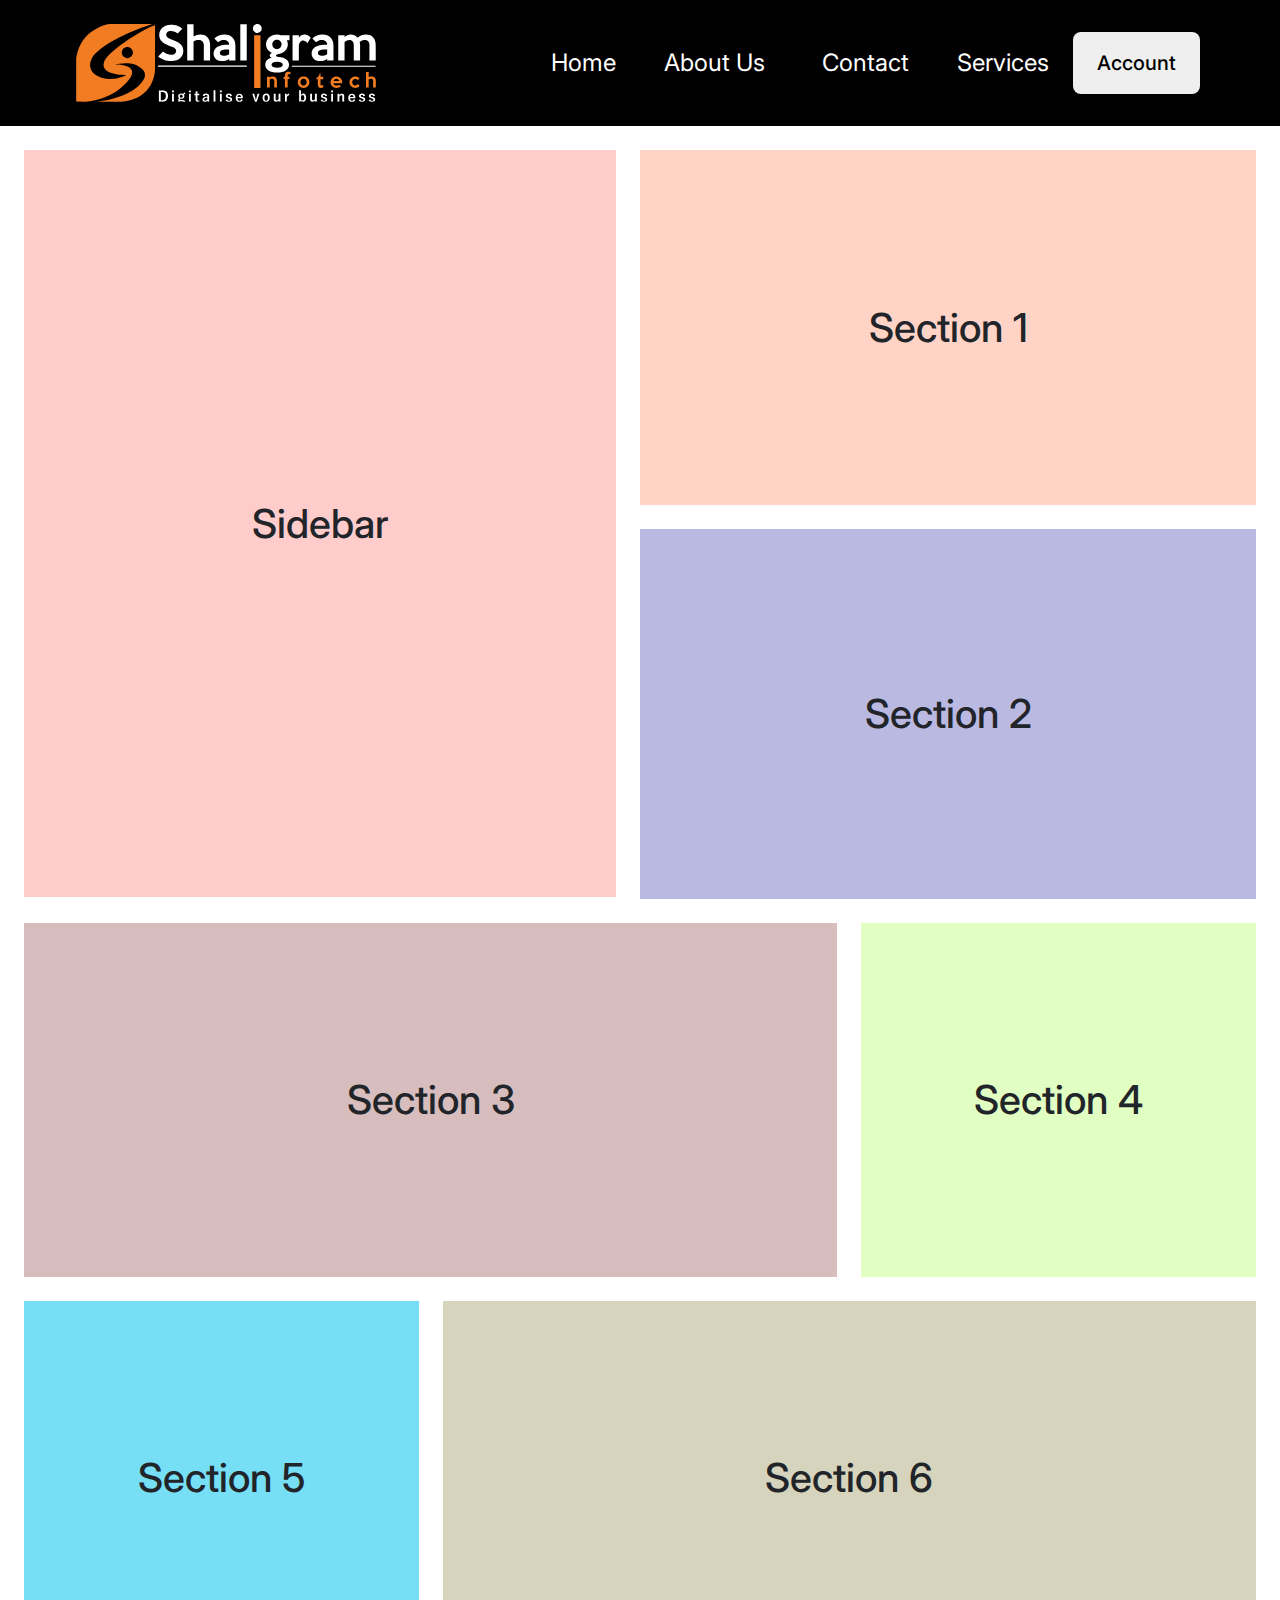
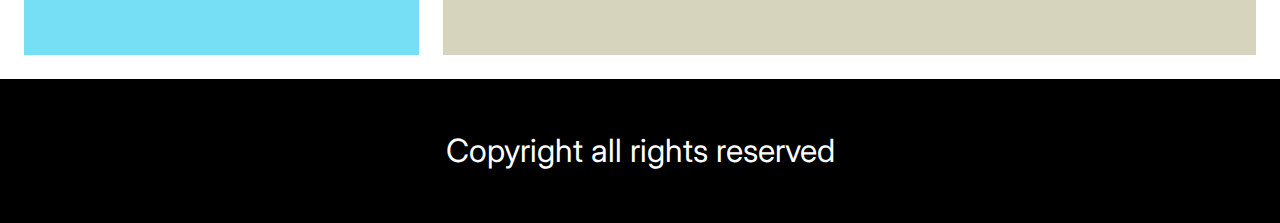
<file: HTML, CSS, BS Tasks/Task2/Subtask3/index.html>
<!DOCTYPE html>
<html lang="en">
<head>
    <meta charset="UTF-8">
    <meta name="viewport" content="width=device-width, initial-scale=1.0">
    <title>Document</title>
    <link rel="stylesheet" href="./assets/style/style.css">
    <link rel="stylesheet" href="./assets/css/bootstrap.min.css">
    <link rel="preconnect" href="https://fonts.googleapis.com">
<link rel="preconnect" href="https://fonts.gstatic.com" crossorigin>
<link href="https://fonts.googleapis.com/css2?family=Inter:wght@100..900&family=Poppins:ital,wght@0,100;0,200;0,300;0,400;0,500;0,600;0,700;0,800;0,900;1,100;1,200;1,300;1,400;1,500;1,600;1,700;1,800;1,900&display=swap" rel="stylesheet">

</head>
<body>

    <div class="head">
        <header class="cust-nav row mx-auto py-4 px-0">
            <div class="col d-flex justify-content-center justify-content-xl-start mb-4 mb-xl-0">
                <svg width="300" height="78" viewBox="0 0 300 78" fill="none" xmlns="http://www.w3.org/2000/svg">
                    <g class="" clip-path="url(#clip0_68_115)">
                    <path d="M37.0278 24.0278C37.2223 23.9445 37.3889 23.8612 37.5556 23.7778L37.0278 24.0278Z" fill="#A37D64"/>
                    <path d="M28.389 37.1111C28.3334 37.2222 28.3056 37.3056 28.2779 37.4167C28.2223 37.5278 28.1945 37.6389 28.1667 37.75C27.4167 39.8611 27.389 41.6389 27.8612 43.1111C29.5279 48.1667 37.1667 50.0556 43.0556 50.7222C43.1667 50.75 43.3056 50.75 43.4167 50.7778C47.2223 51.1944 50.2223 51.1389 50.2223 51.1389C48.6112 51.8889 47.0834 52.5 45.639 53C45.6112 53 45.5834 53.0278 45.5834 53.0278C42.0001 54.2778 38.9723 54.8611 36.389 54.8611C35.9445 54.8889 35.4723 54.9167 35.0279 54.9444C29.5834 55.1111 24.3612 54.1944 19.7779 51.0556C14.1945 47.25 12.5556 41.2778 15.4445 35.1945C16.6667 32.6111 18.3612 30.4444 20.3612 28.5278L20.389 28.5C20.4167 28.5 20.4167 28.4722 20.4445 28.4445C20.4723 28.4167 20.5001 28.3889 20.5279 28.3611C20.5556 28.3333 20.5834 28.3333 20.5834 28.3056C20.9167 28.0278 21.2501 27.75 21.639 27.4167C21.8056 27.2778 21.9445 27.1667 22.0834 27.0278C22.2223 26.9167 22.3334 26.8056 22.4445 26.7222C22.6667 26.5278 22.8334 26.3889 22.9167 26.3333C22.9445 26.3056 22.9723 26.3056 22.9723 26.2778L23.0001 26.25C23.1945 26.0833 23.4167 25.8889 23.639 25.7222C23.7779 25.6111 23.889 25.5 23.9723 25.4444C24.0001 25.4167 24.0279 25.3889 24.0279 25.3889C24.0279 25.3889 24.0279 25.3889 24.0556 25.3611C24.1112 25.3056 24.139 25.2778 24.1945 25.25C24.2501 25.1945 24.2779 25.1944 24.3056 25.1667C24.3334 25.1667 24.3334 25.1389 24.3334 25.1389L24.3612 25.1111C29.8612 20.5 37.4167 16.1945 45.1112 12.4722H45.139C49.7223 10.25 54.3334 8.25 58.5834 6.52778C67.2501 3 74.5279 0.722224 76.6667 0.0277795C76.4167 0.0277795 75.9723 0.0277795 75.7501 0.0277795C62.9723 1.69501e-06 50.1945 0 37.4445 0C36.9445 0 33.9167 1.69501e-06 33.7501 0.0277795C29.2223 0.555557 25.1112 2.11112 21.1667 4.1389C9.52786 10.0278 2.9723 19.6111 0.555637 32.25C0.38897 33.0556 0.166748 33.9722 0.166748 34.6945V77.8611C4.75008 77.8611 8.16675 78.1111 11.8334 77.6945C25.3056 76.1389 35.6112 70.4167 39.3612 68.0556C39.4167 68.0278 39.4723 67.9722 39.5279 67.9445C39.5834 67.9167 39.6112 67.8889 39.6667 67.8611C39.7779 67.7778 39.889 67.7222 40.0001 67.6389C40.2223 67.4722 40.4723 67.3333 40.6945 67.1667C40.7501 67.1389 40.8056 67.0833 40.8334 67.0833L40.8612 67.0556C40.889 67.0556 40.889 67.0278 40.889 67.0278C52.2223 58.2222 56.1112 52.3333 56.139 48.3889C56.1945 44.1667 51.8334 42.1944 47.5556 41.25C47.389 41.2222 47.2501 41.1945 47.0834 41.1667C43.139 40.3611 39.4167 40.4445 39.4167 40.4445C39.639 40.25 49.6112 38.8333 54.3612 39.5278C58.4445 40.1111 62.1112 41.6389 65.1667 44.25C65.6667 44.6667 66.139 45.1111 66.6112 45.6111C69.1112 48.1945 69.6667 51.25 68.1667 54.5833C67.5279 56.0278 66.639 57.3611 65.6112 58.5833C65.0279 59.2778 64.4445 59.9444 63.8334 60.5556L63.8056 60.5833C63.7779 60.6111 63.7501 60.6389 63.7223 60.6667C60.2223 64.2778 56.0834 67.0556 51.5279 69.3333C45.8612 72.1389 39.9723 74.0556 33.9167 75.3889H33.889C31.9445 75.8611 30.139 76.25 28.5279 76.5556C24.5556 77.3333 20.9445 77.9445 20.9445 77.9445H45.5556C48.2779 77.7222 50.8056 77.0833 53.1112 76.5278C55.5279 75.9722 57.7223 75.2222 59.7223 74.3611C59.8056 74.3333 59.9167 74.2778 60.0279 74.25C74.5279 67.8056 77.9723 54.5 78.7779 48.5C79.0279 46.5833 79.0556 45.3889 79.0556 45.3611V1.19445C72.7223 2.00001 34.3334 24.7222 28.389 37.1111ZM51.3612 34.1667C48.3056 34.1667 45.8056 31.6667 45.8056 28.6111C45.8056 25.5278 48.3056 23.0556 51.3612 23.0556C54.4445 23.0556 56.9167 25.5556 56.9167 28.6111C56.9167 31.6944 54.4167 34.1667 51.3612 34.1667Z" fill="#F17C21"/>
                    <path d="M107.306 27.2778C107.306 28.5834 107.028 29.8334 106.445 31.0278C105.889 32.2222 105.083 33.25 104.056 34.1389C103.028 35.0556 101.833 35.7778 100.417 36.3056C99.0279 36.8334 97.4724 37.1111 95.7779 37.1111C94.2501 37.1111 92.889 37.0278 91.6946 36.8611C90.4724 36.6945 89.3335 36.4167 88.2779 36.0278C87.2224 35.6389 86.1946 35.1667 85.2224 34.5556C84.2501 33.9445 83.2224 33.2222 82.1946 32.3889L87.0001 27.5278C88.389 28.6945 89.7779 29.5278 91.1112 30C92.4446 30.4722 93.9168 30.7222 95.4724 30.7222C96.1113 30.7222 96.7224 30.6389 97.2779 30.4445C97.8335 30.25 98.3335 30 98.7779 29.6667C99.1946 29.3334 99.5279 28.9722 99.7779 28.5278C100.028 28.0834 100.139 27.6111 100.139 27.0833C100.139 26.5278 100.028 26.0278 99.8335 25.5833C99.639 25.1389 99.2779 24.7222 98.7501 24.3056C98.2224 23.8889 97.5001 23.4722 96.5557 23.0556C95.6112 22.6389 94.4168 22.1667 92.9724 21.6389C91.6946 21.1667 90.4446 20.6389 89.2779 20.0278C88.0835 19.4167 87.0557 18.6945 86.1668 17.8611C85.2779 17.0278 84.5557 16.0278 84.0279 14.8889C83.5001 13.75 83.2224 12.4167 83.2224 10.8611C83.2224 9.36113 83.5279 8.00002 84.1112 6.75002C84.7224 5.50002 85.5279 4.41668 86.5557 3.52779C87.5835 2.63891 88.8057 1.94446 90.1946 1.44446C91.5835 0.944461 93.0835 0.694458 94.6668 0.694458C97.3612 0.694458 99.6112 1.05557 101.445 1.75002C103.278 2.44446 104.917 3.47224 106.333 4.80557L101.611 9.58335C100.722 8.75001 99.7501 8.08335 98.6668 7.6389C97.5835 7.19446 96.3057 6.97224 94.8612 6.97224C94.1946 6.97224 93.5557 7.08335 93.0001 7.27779C92.4446 7.47224 91.9446 7.75002 91.5279 8.08335C91.1112 8.41668 90.7779 8.80558 90.5557 9.2778C90.3057 9.72224 90.1946 10.1945 90.1946 10.6945C90.1946 11.25 90.3057 11.75 90.5557 12.1945C90.7779 12.6389 91.1946 13.0833 91.7501 13.5C92.3057 13.9167 93.0557 14.3334 93.9724 14.7778C94.889 15.1945 96.0279 15.6667 97.4168 16.1667C99.1668 16.7778 100.667 17.4445 101.917 18.1945C103.167 18.9167 104.195 19.7222 104.972 20.6111C105.75 21.5 106.333 22.4722 106.722 23.5556C107.111 24.6667 107.306 25.8889 107.306 27.2778Z" fill="white"/>
                    <path d="M134.111 36.4445H127.806V21.3056C127.806 20.3889 127.667 19.6111 127.389 18.9167C127.111 18.2222 126.75 17.6667 126.306 17.2222C125.861 16.7778 125.334 16.4445 124.722 16.2222C124.111 16 123.5 15.8889 122.861 15.8889C121.889 15.8889 120.972 16.0278 120.084 16.3333C119.195 16.6389 118.361 17.0278 117.528 17.5556V36.4445H111.222V0.194458H117.528L117.584 12.6111C118.528 11.8889 119.611 11.3333 120.806 11C122.028 10.6389 123.222 10.4722 124.334 10.4722C125.639 10.4722 126.889 10.6945 128.056 11.1111C129.222 11.5278 130.25 12.1667 131.167 13.0278C132.084 13.8889 132.778 14.9722 133.306 16.25C133.834 17.5556 134.084 19.0833 134.084 20.8611L134.111 36.4445Z" fill="white"/>
                    <path d="M159.445 36.4444H153.139V35.0833C152.028 35.8333 150.861 36.3611 149.611 36.6666C148.361 36.9722 147.083 37.1111 145.778 37.1111C144.556 37.1111 143.445 36.9166 142.445 36.5555C141.445 36.1944 140.583 35.6666 139.861 34.9722C139.139 34.2777 138.556 33.4722 138.167 32.5277C137.778 31.5833 137.583 30.5555 137.583 29.4166C137.583 27.9722 137.889 26.75 138.528 25.6666C139.167 24.6111 140 23.7222 141.083 22.9999C142.167 22.2777 143.417 21.7499 144.861 21.3888C146.306 21.0277 147.861 20.8611 149.528 20.8611H153.167C153.167 19.3611 152.695 18.1944 151.722 17.3333C150.75 16.4444 149.361 16.0277 147.556 16.0277C146.667 16.0277 145.778 16.1944 144.861 16.4999C143.917 16.8333 143 17.4166 142.056 18.2499L138.333 14.4999C139.667 13.2222 141.222 12.2222 143 11.5277C144.778 10.8333 146.584 10.4722 148.445 10.4722C150.195 10.4722 151.75 10.7499 153.111 11.3055C154.472 11.8611 155.583 12.5833 156.417 13.4444C157.528 14.5555 158.306 15.8055 158.75 17.1666C159.195 18.5277 159.417 20.2777 159.417 22.4166V36.4444H159.445ZM153.139 30.1666V25.4722H150.25C149.361 25.4722 148.556 25.5277 147.778 25.6388C147 25.7499 146.334 25.9444 145.75 26.2222C145.195 26.5 144.722 26.8611 144.389 27.3055C144.056 27.7499 143.889 28.2777 143.889 28.8888C143.889 29.7777 144.222 30.4722 144.917 31.0277C145.611 31.5833 146.472 31.8611 147.556 31.8611C148.5 31.8611 149.417 31.7222 150.334 31.4166C151.278 31.1388 152.222 30.7222 153.139 30.1666Z" fill="white"/>
                    <path d="M164.306 36.4444V0.25H170.75V36.4444H164.306Z" fill="white"/>
                    <path d="M181.306 8.88885C178.889 8.88885 176.917 6.91664 176.917 4.49997C176.917 2.0833 178.889 0.111084 181.306 0.111084C183.722 0.111084 185.695 2.0833 185.695 4.49997C185.695 6.91664 183.722 8.88885 181.306 8.88885Z" fill="white"/>
                    <path d="M184.5 11.1389H178.111V63.9722H184.5V11.1389Z" fill="#F17C21"/>
                    <path d="M213.5 16.1666H210.833C211.5 17.4722 211.833 18.8611 211.833 20.3611C211.833 21.4999 211.611 22.6111 211.194 23.6666C210.778 24.7222 210.167 25.6944 209.389 26.5833C208.611 27.4722 207.639 28.1944 206.528 28.8055C205.417 29.4166 204.139 29.8333 202.75 30.0277C201.778 30.1666 201.056 30.3888 200.583 30.6944C200.111 30.9999 199.861 31.3055 199.861 31.6111C199.861 31.9166 200.111 32.1944 200.583 32.4722C201.056 32.7222 201.778 32.9166 202.75 32.9999C206 33.3055 208.556 34.1111 210.333 35.4444C212.111 36.7777 213.028 38.5555 213.028 40.7777C213.028 41.9166 212.75 42.9722 212.194 43.9166C211.639 44.8888 210.861 45.6944 209.833 46.4166C208.806 47.1388 207.556 47.6666 206.111 48.0277C204.667 48.4166 203.028 48.5833 201.222 48.5833C199.389 48.5833 197.75 48.3888 196.278 48.0277C194.806 47.6388 193.556 47.1111 192.5 46.4166C191.444 45.7222 190.667 44.9166 190.111 43.9444C189.556 42.9722 189.278 41.9166 189.278 40.7499C189.278 38.9999 189.778 37.5277 190.778 36.3611C191.778 35.1666 193.417 34.3055 195.667 33.7222C194.972 33.4722 194.472 33.1111 194.167 32.6388C193.861 32.1944 193.722 31.7222 193.75 31.2499C193.778 30.7777 193.972 30.3333 194.333 29.9166C194.694 29.4999 195.222 29.1666 195.889 28.9444C195.139 28.5833 194.389 28.1388 193.694 27.5833C193 27.0277 192.389 26.3888 191.806 25.6666C191.25 24.9444 190.806 24.1111 190.472 23.2222C190.139 22.3055 190 21.3611 190 20.3333C190 18.9722 190.306 17.6944 190.889 16.4999C191.472 15.3055 192.25 14.2499 193.25 13.3611C194.25 12.4722 195.389 11.7777 196.722 11.2499C198.056 10.7222 199.417 10.4722 200.889 10.4722C202.333 10.4722 203.639 10.6944 204.861 11.1388H213.528V16.1666H213.5ZM206.722 40.7777C206.722 39.7499 206.222 38.9999 205.167 38.5555C204.139 38.0833 202.806 37.8611 201.194 37.8611C199.444 37.8611 198.083 38.1111 197.083 38.6111C196.083 39.1111 195.583 39.8333 195.583 40.8055C195.583 41.8055 196.111 42.5277 197.139 43.0277C198.194 43.5277 199.528 43.7777 201.194 43.7777C202.889 43.7777 204.222 43.5277 205.222 43.0555C206.222 42.5833 206.722 41.8055 206.722 40.7777ZM205.528 20.3611C205.528 19.7222 205.417 19.1111 205.167 18.5833C204.917 18.0277 204.583 17.5277 204.167 17.1111C203.75 16.6944 203.25 16.3611 202.694 16.1111C202.139 15.8611 201.528 15.7499 200.889 15.7499C200.25 15.7499 199.667 15.8611 199.111 16.1111C198.556 16.3611 198.083 16.6944 197.667 17.1111C197.25 17.5277 196.917 18.0277 196.667 18.5833C196.417 19.1388 196.306 19.7499 196.306 20.3611C196.306 20.9999 196.417 21.6111 196.667 22.1666C196.917 22.7222 197.25 23.2222 197.667 23.6666C198.083 24.0833 198.583 24.4166 199.111 24.6666C199.667 24.9166 200.25 25.0277 200.889 25.0277C201.528 25.0277 202.111 24.9166 202.694 24.6666C203.25 24.4166 203.75 24.0833 204.167 23.6666C204.583 23.2499 204.917 22.7499 205.167 22.1666C205.417 21.6111 205.528 20.9999 205.528 20.3611Z" fill="white"/>
                    <path d="M234.722 13.8055L231.361 19.1388C230.75 18.4722 230.056 17.8888 229.333 17.3611C228.583 16.8611 227.833 16.5833 227.083 16.5833C226.667 16.5833 226.222 16.6666 225.75 16.8611C225.278 17.0555 224.806 17.3611 224.389 17.8055C223.972 18.2499 223.611 18.8333 223.306 19.5277C223 20.2499 222.861 21.1388 222.861 22.1666V36.4444H216.556V11.1666H222.861V13.8611C223.611 12.7777 224.472 11.9444 225.389 11.3611C226.306 10.7777 227.333 10.4722 228.472 10.4722C229.583 10.4722 230.667 10.7777 231.722 11.3611C232.778 11.9999 233.778 12.8055 234.722 13.8055Z" fill="white"/>
                    <path d="M257.472 36.4444H251.167V35.0833C250.056 35.8333 248.889 36.3611 247.639 36.6667C246.389 36.9722 245.111 37.1111 243.806 37.1111C242.584 37.1111 241.472 36.9167 240.472 36.5556C239.472 36.1945 238.611 35.6667 237.889 34.9722C237.167 34.2778 236.584 33.4722 236.195 32.5278C235.806 31.5833 235.611 30.5556 235.611 29.4167C235.611 27.9722 235.917 26.75 236.556 25.6667C237.195 24.6111 238.028 23.7222 239.111 23C240.195 22.2778 241.445 21.75 242.889 21.3889C244.334 21.0278 245.889 20.8611 247.556 20.8611H251.195C251.195 19.3611 250.722 18.1944 249.75 17.3333C248.778 16.4444 247.389 16.0278 245.584 16.0278C244.695 16.0278 243.806 16.1944 242.889 16.5C241.945 16.8333 241.028 17.4167 240.084 18.25L236.389 14.5278C237.722 13.25 239.278 12.25 241.056 11.5556C242.834 10.8611 244.639 10.5 246.5 10.5C248.25 10.5 249.806 10.7778 251.167 11.3333C252.528 11.8889 253.639 12.6111 254.472 13.4722C255.584 14.5833 256.361 15.8333 256.806 17.1944C257.25 18.5556 257.472 20.3056 257.472 22.4444V36.4444ZM251.167 30.1667V25.4722H248.278C247.389 25.4722 246.584 25.5278 245.806 25.6389C245.028 25.75 244.361 25.9444 243.778 26.2222C243.222 26.5 242.75 26.8611 242.417 27.3056C242.084 27.75 241.917 28.2778 241.917 28.8889C241.917 29.7778 242.25 30.4722 242.945 31.0278C243.639 31.5833 244.5 31.8611 245.584 31.8611C246.528 31.8611 247.445 31.7222 248.361 31.4167C249.306 31.1389 250.222 30.7222 251.167 30.1667Z" fill="white"/>
                    <path d="M299.75 36.4445H293.444V21.3612C293.444 19.5834 293 18.2223 292.139 17.3056C291.278 16.3889 290.222 15.9167 288.972 15.9167C288 15.9167 287.083 16.0834 286.222 16.3889C285.361 16.6945 284.528 17.1945 283.694 17.8889C283.944 18.9167 284.083 20.0556 284.083 21.3612V36.4445H277.778V21.3612C277.778 19.5834 277.333 18.2223 276.472 17.3056C275.611 16.3889 274.556 15.9167 273.361 15.9167C272.389 15.9167 271.556 16.0834 270.833 16.4167C270.111 16.75 269.333 17.2778 268.556 18.0278V36.4445H262.25V11.1667H268.611V13.0556C269.389 12.3056 270.333 11.6945 271.389 11.2223C272.444 10.7501 273.556 10.5278 274.639 10.5278C275.861 10.5278 277.111 10.8056 278.333 11.3612C279.583 11.9167 280.667 12.7223 281.583 13.7778C282.889 12.6112 284.222 11.7778 285.556 11.2778C286.889 10.7778 288.361 10.5278 289.972 10.5278C291.278 10.5278 292.528 10.7223 293.722 11.1112C294.917 11.5 295.944 12.1389 296.806 13.0001C297.694 13.8612 298.389 14.9445 298.917 16.2778C299.444 17.6112 299.694 19.1945 299.694 21.0556L299.75 36.4445Z" fill="white"/>
                    <path d="M200.945 63.6111H198.222V57.1111C198.222 56.7222 198.167 56.3889 198.028 56.0833C197.917 55.7777 197.75 55.5555 197.556 55.3333C197.361 55.1388 197.111 55 196.861 54.8889C196.611 54.8055 196.333 54.75 196.056 54.75C195.639 54.75 195.222 54.8333 194.833 54.9722C194.445 55.1111 194.056 55.3333 193.75 55.6666V63.6111H191.028V52.7222H193.75L193.778 53.5277C193.944 53.3611 194.139 53.2222 194.389 53.0833C194.639 52.9444 194.889 52.8333 195.139 52.7222C195.389 52.6388 195.667 52.5555 195.917 52.5C196.194 52.4444 196.444 52.4166 196.694 52.4166C197.25 52.4166 197.778 52.5 198.278 52.6666C198.778 52.8333 199.25 53.1111 199.639 53.4722C200.028 53.8333 200.333 54.3055 200.583 54.8889C200.833 55.4722 200.945 56.1388 200.945 56.9444V63.6111Z" fill="#F17C21"/>
                    <path d="M214.472 50.4444C214.222 50.3333 213.972 50.2777 213.778 50.25C213.584 50.2222 213.361 50.1944 213.111 50.1944C212.584 50.1944 212.222 50.3055 212 50.5555C211.778 50.8055 211.667 51.2222 211.667 51.8611V52.7222H213.389V55.1111H211.667V63.6111H208.945V55.1111H207.611V52.7222H208.945V51.8888C208.945 50.5277 209.195 49.4722 209.722 48.7499C210.25 48.0277 211.139 47.6666 212.417 47.6666C213.139 47.6666 213.834 47.7499 214.472 47.9166V50.4444Z" fill="#F17C21"/>
                    <path d="M233.389 58.1666C233.389 58.9722 233.222 59.75 232.944 60.4444C232.639 61.1389 232.222 61.75 231.694 62.25C231.167 62.75 230.556 63.1666 229.833 63.4444C229.139 63.75 228.361 63.8888 227.556 63.8888C226.75 63.8888 226 63.75 225.306 63.4444C224.611 63.1389 223.972 62.75 223.472 62.2222C222.944 61.6944 222.528 61.1111 222.222 60.3889C221.917 59.6944 221.778 58.9444 221.778 58.1388C221.778 57.3611 221.944 56.6111 222.25 55.9166C222.556 55.2222 222.972 54.6111 223.5 54.0833C224.028 53.5555 224.639 53.1666 225.333 52.8611C226.028 52.5555 226.778 52.4166 227.583 52.4166C228.389 52.4166 229.139 52.5555 229.861 52.8611C230.556 53.1666 231.194 53.5555 231.722 54.0555C232.25 54.5555 232.667 55.1666 232.972 55.8888C233.222 56.5833 233.389 57.3611 233.389 58.1666ZM230.667 58.1666C230.667 57.6944 230.583 57.2777 230.417 56.8611C230.25 56.4722 230.028 56.1111 229.75 55.8055C229.472 55.5 229.139 55.2777 228.75 55.1111C228.389 54.9444 227.972 54.8611 227.556 54.8611C227.139 54.8611 226.722 54.9444 226.361 55.1111C225.972 55.2777 225.667 55.5 225.361 55.8055C225.083 56.1111 224.861 56.4722 224.694 56.8611C224.528 57.25 224.444 57.6944 224.444 58.1666C224.444 58.6389 224.528 59.0555 224.694 59.4722C224.861 59.8611 225.083 60.2222 225.361 60.5277C225.639 60.8333 225.972 61.0555 226.361 61.2222C226.722 61.3889 227.139 61.4722 227.556 61.4722C227.972 61.4722 228.389 61.3889 228.75 61.2222C229.111 61.0555 229.444 60.8055 229.75 60.5277C230.028 60.2222 230.25 59.8611 230.417 59.4722C230.583 59.0555 230.667 58.6111 230.667 58.1666Z" fill="#F17C21"/>
                    <path d="M247.333 63.3611C247.056 63.5278 246.722 63.6667 246.361 63.75C246 63.8333 245.639 63.8889 245.278 63.8889C244.639 63.8889 244.083 63.8056 243.667 63.6667C243.222 63.5 242.889 63.2778 242.611 62.9445C242.361 62.6111 242.139 62.1945 242.028 61.6945C241.917 61.1945 241.833 60.6111 241.833 59.9167V55.1389H240.389V53.9167C241.278 53.5556 241.972 53 242.528 52.3055C243.083 51.5833 243.444 50.6667 243.639 49.5H244.528V52.6944H247.278V55.1389H244.528V60.0833C244.528 60.3611 244.556 60.5833 244.639 60.75C244.722 60.9167 244.806 61.0556 244.917 61.1667C245.028 61.2778 245.167 61.3333 245.306 61.3611C245.444 61.3889 245.611 61.4167 245.778 61.4167C246 61.4167 246.25 61.3889 246.556 61.3056C246.861 61.2222 247.111 61.1111 247.333 60.9167V63.3611Z" fill="#F17C21"/>
                    <path d="M266.195 58.1389C266.195 58.3056 266.195 58.5 266.167 58.6944C266.139 58.8889 266.111 59.0833 266.111 59.2778H257.389C257.5 59.5833 257.639 59.8889 257.806 60.1667C258 60.4445 258.222 60.6944 258.472 60.9167C258.722 61.1111 259.028 61.2778 259.361 61.4167C259.695 61.5278 260.056 61.6111 260.472 61.6111C260.972 61.6111 261.445 61.5278 261.945 61.3611C262.445 61.1945 262.833 60.9722 263.167 60.6667L264.889 62.3889C264.139 62.9445 263.389 63.3611 262.667 63.5833C261.945 63.8056 261.167 63.9444 260.361 63.9444C259.556 63.9444 258.778 63.7778 258.056 63.5C257.361 63.1945 256.722 62.8056 256.222 62.2778C255.722 61.75 255.278 61.1667 255 60.4445C254.695 59.75 254.556 59 254.556 58.2222C254.556 57.4167 254.722 56.6945 255 56C255.306 55.3056 255.722 54.6944 256.25 54.1667C256.778 53.6389 257.389 53.25 258.083 52.9445C258.778 52.6389 259.556 52.5 260.333 52.5C261.111 52.5 261.833 52.6389 262.528 52.9167C263.222 53.1944 263.861 53.5833 264.389 54.1111C264.917 54.6111 265.361 55.2222 265.667 55.9167C266.028 56.5278 266.195 57.3056 266.195 58.1389ZM263.333 57.0833C263.111 56.3889 262.75 55.8333 262.195 55.4167C261.639 55 261.028 54.7778 260.333 54.7778C259.667 54.7778 259.028 55 258.5 55.4167C257.972 55.8333 257.583 56.3889 257.361 57.0833H263.333Z" fill="#F17C21"/>
                    <path d="M283.694 61.9722C283.139 62.6111 282.472 63.0833 281.694 63.4166C280.917 63.7499 280.083 63.9166 279.25 63.9166C278.472 63.9166 277.722 63.7777 277 63.4722C276.306 63.1666 275.694 62.7777 275.167 62.2777C274.639 61.7777 274.25 61.1666 273.944 60.4722C273.639 59.7777 273.5 58.9999 273.5 58.1944C273.5 57.3888 273.667 56.6388 273.944 55.9444C274.25 55.2499 274.639 54.6388 275.167 54.1388C275.694 53.6388 276.278 53.2222 277 52.9166C277.694 52.6111 278.472 52.4722 279.25 52.4722C280.083 52.4722 280.861 52.6388 281.611 52.9166C282.361 53.2222 283 53.6666 283.556 54.3055L281.722 56.1666C281.444 55.8055 281.111 55.4999 280.722 55.2499C280.333 54.9999 279.833 54.8888 279.278 54.8888C278.861 54.8888 278.472 54.9722 278.111 55.1388C277.75 55.3055 277.417 55.5555 277.139 55.8333C276.861 56.1388 276.639 56.4722 276.472 56.8888C276.306 57.2777 276.222 57.7222 276.222 58.1666C276.222 58.6111 276.306 59.0555 276.472 59.4444C276.639 59.8333 276.861 60.1944 277.139 60.4999C277.417 60.8055 277.75 61.0277 278.111 61.1944C278.472 61.361 278.889 61.4444 279.306 61.4444C279.833 61.4444 280.333 61.3055 280.778 61.0555C281.222 60.8055 281.556 60.4722 281.833 60.0555L283.694 61.9722Z" fill="#F17C21"/>
                    <path d="M299.834 63.6111H297.111V57.0833C297.111 56.6944 297.056 56.3611 296.917 56.0556C296.806 55.75 296.639 55.5278 296.445 55.3056C296.25 55.1111 296.028 54.9722 295.778 54.8611C295.528 54.7778 295.25 54.7222 294.972 54.7222C294.556 54.7222 294.167 54.7778 293.778 54.9167C293.389 55.0556 293.028 55.2222 292.695 55.4445V63.5833H289.972V47.9445H292.695L292.722 53.3056C293.111 53 293.584 52.75 294.111 52.6111C294.639 52.4722 295.139 52.3889 295.639 52.3889C296.195 52.3889 296.75 52.4722 297.25 52.6667C297.75 52.8611 298.195 53.1389 298.584 53.5C298.972 53.8611 299.278 54.3333 299.5 54.8889C299.722 55.4445 299.834 56.1111 299.834 56.8611V63.6111Z" fill="#F17C21"/>
                    <path d="M170.722 41.5278H82.0835V42.7501H170.722V41.5278Z" fill="white"/>
                    <path d="M299.556 41.6945H215.889V42.7778H299.556V41.6945Z" fill="white"/>
                    <path d="M82.8611 66.5H86.6389C88.4722 66.5 89.8333 67 90.75 68.0278C91.5833 68.9722 92 70.3055 92 72.0278C92 74 91.4166 75.5 90.25 76.4722C89.2778 77.3055 88 77.7222 86.3889 77.7222H82.8889V66.5H82.8611ZM84.8055 68V76.2222H86.3333C87.5555 76.2222 88.4722 75.8333 89.0555 75.0833C89.6111 74.3889 89.8889 73.3611 89.8889 72.0278C89.8889 69.3333 88.7222 67.9722 86.4166 67.9722L84.8055 68Z" fill="white"/>
                    <path d="M97.9446 66.5V68.3611H95.9724V66.5H97.9446ZM97.8891 69.8055V77.75H96.0557V69.8055H97.8891Z" fill="white"/>
                    <path d="M109.25 68.6945L109.139 70.1667C108.722 70.1667 108.417 70.1945 108.222 70.2778C108.056 70.3334 107.889 70.4445 107.722 70.5834C108.167 71.0278 108.361 71.5556 108.361 72.1667C108.361 73.0278 108.028 73.6945 107.361 74.1945C106.806 74.6111 106.083 74.8056 105.222 74.8056C104.861 74.8056 104.5 74.75 104.195 74.6667C103.806 74.8611 103.611 75.0833 103.611 75.3611C103.611 75.5556 103.695 75.6945 103.861 75.75C104.028 75.8334 104.306 75.8889 104.722 75.9167L106.528 76.0556C107.583 76.1667 108.333 76.4167 108.778 76.8056C109.111 77.1111 109.278 77.5556 109.278 78.1389C109.278 78.9167 108.889 79.5 108.111 79.9445C107.389 80.3333 106.445 80.5556 105.278 80.5556C104.083 80.5556 103.139 80.3611 102.5 79.9445C101.972 79.6111 101.695 79.1667 101.695 78.6111C101.695 77.9445 102.195 77.4167 103.167 77.0556C102.417 76.8889 102.056 76.5 102.056 75.9167C102.056 75.3333 102.472 74.7778 103.278 74.2778C102.528 73.8056 102.139 73.0833 102.139 72.1667C102.139 71.3333 102.472 70.6945 103.139 70.2222C103.695 69.8056 104.417 69.6111 105.278 69.6111C105.945 69.6111 106.5 69.7222 106.972 70C107.25 69.5 107.583 69.1389 107.972 68.9445C108.25 68.7778 108.695 68.6945 109.25 68.6945ZM104.25 77.2778C103.528 77.5 103.195 77.8611 103.195 78.3611C103.195 78.7222 103.417 79 103.861 79.1945C104.25 79.3611 104.75 79.4445 105.361 79.4445C106.167 79.4445 106.75 79.3334 107.167 79.0834C107.5 78.8889 107.667 78.6667 107.667 78.3889C107.667 78.0834 107.556 77.8611 107.333 77.75C107.111 77.6389 106.722 77.5278 106.195 77.4722L104.25 77.2778ZM105.222 70.6945C104.778 70.6945 104.417 70.8334 104.139 71.1389C103.889 71.3889 103.778 71.75 103.778 72.1667C103.778 72.6945 103.945 73.1111 104.25 73.3889C104.5 73.6111 104.833 73.7222 105.222 73.7222C105.695 73.7222 106.056 73.5833 106.306 73.2778C106.556 73 106.667 72.6389 106.667 72.1667C106.667 71.6945 106.5 71.3056 106.195 71.0278C105.945 70.8056 105.639 70.6945 105.222 70.6945Z" fill="white"/>
                    <path d="M114.861 66.5V68.3611H112.889V66.5H114.861ZM114.806 69.8055V77.75H112.972V69.8055H114.806Z" fill="white"/>
                    <path d="M121.472 67.1945V69.8056H123.25V71.1389H121.472V75.5C121.472 76.2778 121.806 76.6389 122.445 76.6389C122.806 76.6389 123.111 76.6111 123.361 76.5556L123.278 77.8611C122.889 77.9167 122.389 77.9445 121.861 77.9445C121.056 77.9445 120.472 77.75 120.111 77.3611C119.806 77.0278 119.639 76.5 119.639 75.8333V71.1389H118.445V69.8056H119.639V67.6111L121.472 67.1945Z" fill="white"/>
                    <path d="M126.75 71.8055C127.167 70.3333 128.25 69.6111 130.056 69.6111C132.111 69.6111 133.139 70.5 133.139 72.25V75.4166C133.139 76.1944 133.194 76.9722 133.25 77.7777H131.583C131.528 77.4722 131.5 77.1389 131.444 76.7222C130.889 77.5555 130.056 77.9444 128.944 77.9444C128.167 77.9444 127.528 77.6944 127.083 77.2222C126.694 76.8055 126.5 76.25 126.5 75.5833C126.5 74.1666 127.361 73.2778 129.111 72.9444C129.75 72.8333 130.5 72.75 131.389 72.7222V72.2777C131.389 71.75 131.278 71.3611 131.028 71.1666C130.806 70.9722 130.472 70.8889 130.028 70.8889C129.611 70.8889 129.278 71.0278 129 71.2778C128.75 71.5278 128.583 71.8611 128.5 72.2777L126.75 71.8055ZM131.361 73.8611C130.75 73.8889 130.139 73.9444 129.528 74.0833C128.667 74.2777 128.222 74.75 128.222 75.4444C128.222 76.25 128.639 76.6389 129.5 76.6389C130.278 76.6389 130.889 76.1944 131.361 75.3333V73.8611Z" fill="white"/>
                    <path d="M139.417 66.3055V77.75H137.583V66.3055H139.417Z" fill="white"/>
                    <path d="M145.834 66.5V68.3611H143.861V66.5H145.834ZM145.75 69.8055V77.75H143.917V69.8055H145.75Z" fill="white"/>
                    <path d="M156 71.6666L154.278 72.1666C154.084 71.3055 153.611 70.8889 152.861 70.8889C152.445 70.8889 152.139 70.9722 151.917 71.1666C151.722 71.3333 151.611 71.5 151.611 71.75C151.611 72.0833 151.722 72.3333 151.945 72.5C152.139 72.6666 152.5 72.8055 153.028 72.9444L153.695 73.1111C154.667 73.3611 155.334 73.6944 155.667 74.0833C156 74.4444 156.139 74.9166 156.139 75.5277C156.139 76.3333 155.833 76.9444 155.222 77.3611C154.667 77.7777 153.889 77.9722 152.917 77.9722C151.195 77.9722 150.083 77.3055 149.583 76L151.278 75.4166C151.528 76.3055 152.083 76.75 152.945 76.75C153.917 76.75 154.389 76.4166 154.389 75.7222C154.389 75.3889 154.278 75.1389 154.056 74.9722C153.861 74.8611 153.472 74.6944 152.861 74.5277L152.195 74.3333C151.278 74.0833 150.639 73.7778 150.306 73.3611C150 73 149.861 72.5277 149.861 71.8888C149.861 71.1666 150.167 70.6111 150.722 70.1944C151.25 69.8055 151.972 69.6111 152.833 69.6111C154.5 69.6111 155.556 70.3055 156 71.6666Z" fill="white"/>
                    <path d="M166.833 74.1667H161.445C161.445 75 161.639 75.6389 162.028 76.0834C162.361 76.4723 162.833 76.6945 163.445 76.6945C164.306 76.6945 164.861 76.1945 165.111 75.1945L166.778 75.6667C166.278 77.1945 165.167 77.9722 163.417 77.9722C162.139 77.9722 161.195 77.5556 160.528 76.75C159.945 76.0278 159.667 75.0556 159.667 73.8611C159.667 72.4723 160.056 71.4167 160.806 70.6389C161.445 69.9722 162.278 69.6389 163.278 69.6389C164.389 69.6389 165.278 70.0556 165.945 70.8611C166.556 71.6111 166.833 72.5834 166.833 73.8056V74.1667ZM165.056 72.9722C164.972 71.5834 164.389 70.8889 163.306 70.8889C162.722 70.8889 162.278 71.1111 161.945 71.5278C161.667 71.8889 161.5 72.3611 161.472 72.9722H165.056Z" fill="white"/>
                    <path d="M183.417 69.8055L180.611 78.0555C180.278 79.0278 179.833 79.6944 179.278 80.0833C178.806 80.4167 178.195 80.5833 177.417 80.5833C177.083 80.5833 176.75 80.5555 176.417 80.5L176.333 79.1111C176.695 79.1667 177.028 79.2222 177.361 79.2222C178.083 79.2222 178.583 78.8055 178.861 78L178.972 77.6667L176.278 69.8611H178.195L179.139 73.1944C179.222 73.4722 179.445 74.3333 179.806 75.8056H179.945C180 75.5833 180.139 75.1111 180.306 74.4167C180.444 73.9167 180.556 73.5 180.639 73.1667L181.556 69.8611L183.417 69.8055Z" fill="white"/>
                    <path d="M190.195 69.6111C191.361 69.6111 192.278 70.0278 192.917 70.8611C193.5 71.6111 193.778 72.5555 193.778 73.75C193.778 75.1111 193.417 76.1944 192.667 76.9444C192.028 77.6111 191.195 77.9166 190.167 77.9166C189 77.9166 188.083 77.5 187.445 76.6666C186.861 75.9166 186.583 74.9722 186.583 73.7778C186.583 72.4166 186.945 71.3333 187.695 70.5833C188.361 69.9444 189.195 69.6111 190.195 69.6111ZM190.195 70.9444C189.028 70.9444 188.445 71.8889 188.445 73.7778C188.445 75.6944 189.028 76.6389 190.167 76.6389C191.333 76.6389 191.917 75.6944 191.917 73.7778C191.917 71.8889 191.361 70.9444 190.195 70.9444Z" fill="white"/>
                    <path d="M204.444 69.8056V77.7501H202.667V76.3889C202.361 76.9167 201.972 77.3056 201.472 77.5834C201.028 77.8334 200.583 77.9445 200.083 77.9445C199.361 77.9445 198.778 77.7223 198.361 77.2778C197.972 76.8612 197.778 76.3056 197.778 75.5834V69.7778H199.639V75.0556C199.639 75.9445 200 76.3612 200.75 76.3612C201.111 76.3612 201.472 76.2223 201.833 75.9167C202.139 75.6667 202.389 75.3612 202.583 75.0001V69.7778L204.444 69.8056Z" fill="white"/>
                    <path d="M213.139 69.6111L213.028 71.3333C212 71.3333 211.25 72 210.778 73.3611V77.75H208.972V69.8055H210.695V71.75C211.195 70.3333 212.028 69.6111 213.139 69.6111Z" fill="white"/>
                    <path d="M224.944 66.3056V70.9445C225.222 70.5001 225.556 70.1667 226 69.9167C226.361 69.7223 226.75 69.6112 227.139 69.6112C228.111 69.6112 228.861 70 229.389 70.7778C229.889 71.5 230.139 72.4723 230.139 73.7223C230.139 75.1112 229.778 76.2223 229.083 77C228.528 77.6389 227.833 77.9445 227.028 77.9445C226 77.9445 225.278 77.4723 224.806 76.5001L224.444 77.7223H223.139V66.2778H224.944V66.3056ZM224.944 72.4167V75.2223C225.333 76.1112 225.861 76.5556 226.556 76.5556C227.111 76.5556 227.528 76.3056 227.833 75.7778C228.139 75.3056 228.278 74.6112 228.278 73.75C228.278 72.8056 228.111 72.0834 227.75 71.6112C227.472 71.2223 227.111 71.0556 226.667 71.0556C225.917 71.0556 225.361 71.5278 224.944 72.4167Z" fill="white"/>
                    <path d="M240.806 69.8056V77.7501H239.028V76.3889C238.722 76.9167 238.333 77.3056 237.833 77.5834C237.389 77.8334 236.944 77.9445 236.444 77.9445C235.722 77.9445 235.139 77.7223 234.722 77.2778C234.333 76.8612 234.139 76.3056 234.139 75.5834V69.7778H236V75.0556C236 75.9445 236.361 76.3612 237.111 76.3612C237.472 76.3612 237.833 76.2223 238.194 75.9167C238.5 75.6667 238.75 75.3612 238.944 75.0001V69.7778L240.806 69.8056Z" fill="white"/>
                    <path d="M251.056 71.6666L249.333 72.1666C249.139 71.3055 248.667 70.8889 247.917 70.8889C247.5 70.8889 247.194 70.9722 246.972 71.1666C246.778 71.3333 246.667 71.5 246.667 71.75C246.667 72.0833 246.778 72.3333 247 72.5C247.194 72.6666 247.556 72.8055 248.083 72.9444L248.75 73.1111C249.722 73.3611 250.361 73.6944 250.722 74.0833C251.056 74.4444 251.194 74.9166 251.194 75.5277C251.194 76.3333 250.889 76.9444 250.278 77.3611C249.722 77.7777 248.944 77.9722 247.972 77.9722C246.25 77.9722 245.139 77.3055 244.639 76L246.333 75.4166C246.583 76.3055 247.139 76.75 248 76.75C248.972 76.75 249.444 76.4166 249.444 75.7222C249.444 75.3889 249.333 75.1389 249.111 74.9722C248.917 74.8611 248.528 74.6944 247.917 74.5277L247.25 74.3333C246.333 74.0833 245.694 73.7778 245.361 73.3611C245.056 73 244.917 72.5277 244.917 71.8888C244.917 71.1666 245.222 70.6111 245.778 70.1944C246.306 69.8055 247 69.6111 247.889 69.6111C249.556 69.6111 250.611 70.3055 251.056 71.6666Z" fill="white"/>
                    <path d="M257.111 66.5V68.3611H255.139V66.5H257.111ZM257.028 69.8055V77.75H255.194V69.8055H257.028Z" fill="white"/>
                    <path d="M263.306 69.8056V71.1945C263.667 70.6667 264.083 70.2778 264.556 70C265 69.75 265.444 69.6389 265.917 69.6389C266.639 69.6389 267.222 69.8611 267.611 70.3334C268 70.75 268.167 71.3056 268.167 72.0278V77.7778H266.306V72.5556C266.306 71.6667 265.944 71.2223 265.194 71.2223C264.861 71.2223 264.5 71.3611 264.139 71.6389C263.833 71.8889 263.556 72.1945 263.333 72.5834V77.8056H261.5V69.8611H263.306V69.8056Z" fill="white"/>
                    <path d="M279.361 74.1667H273.972C273.972 75 274.167 75.6389 274.556 76.0834C274.889 76.4723 275.361 76.6945 275.972 76.6945C276.833 76.6945 277.389 76.1945 277.639 75.1945L279.306 75.6667C278.806 77.1945 277.695 77.9722 275.945 77.9722C274.667 77.9722 273.722 77.5556 273.056 76.75C272.472 76.0278 272.195 75.0556 272.195 73.8611C272.195 72.4723 272.583 71.4167 273.333 70.6389C273.972 69.9722 274.806 69.6389 275.806 69.6389C276.917 69.6389 277.806 70.0556 278.472 70.8611C279.083 71.6111 279.361 72.5834 279.361 73.8056V74.1667ZM277.583 72.9722C277.5 71.5834 276.917 70.8889 275.833 70.8889C275.25 70.8889 274.806 71.1111 274.472 71.5278C274.195 71.8889 274.028 72.3611 274 72.9722H277.583Z" fill="white"/>
                    <path d="M289.111 71.6666L287.389 72.1666C287.195 71.3055 286.722 70.8889 285.972 70.8889C285.556 70.8889 285.25 70.9722 285.028 71.1666C284.833 71.3333 284.722 71.5 284.722 71.75C284.722 72.0833 284.833 72.3333 285.028 72.5C285.222 72.6666 285.583 72.8055 286.111 72.9444L286.778 73.1111C287.75 73.3611 288.417 73.6944 288.75 74.0833C289.083 74.4444 289.222 74.9166 289.222 75.5277C289.222 76.3333 288.917 76.9444 288.306 77.3611C287.75 77.7777 286.972 77.9722 286 77.9722C284.278 77.9722 283.167 77.3055 282.667 76L284.361 75.4166C284.611 76.3055 285.167 76.75 286.028 76.75C287 76.75 287.472 76.4166 287.472 75.7222C287.472 75.3889 287.361 75.1389 287.139 74.9722C286.945 74.8611 286.556 74.6944 285.945 74.5277L285.278 74.3333C284.361 74.0833 283.722 73.7778 283.389 73.3611C283.083 73 282.945 72.5277 282.945 71.8888C282.945 71.1666 283.25 70.6111 283.806 70.1944C284.333 69.8055 285.056 69.6111 285.917 69.6111C287.611 69.6111 288.667 70.3055 289.111 71.6666Z" fill="white"/>
                    <path d="M299.028 71.6666L297.306 72.1666C297.111 71.3055 296.639 70.8889 295.889 70.8889C295.472 70.8889 295.167 70.9722 294.945 71.1666C294.75 71.3333 294.639 71.5 294.639 71.75C294.639 72.0833 294.75 72.3333 294.972 72.5C295.167 72.6666 295.528 72.8055 296.056 72.9444L296.722 73.1111C297.695 73.3611 298.361 73.6944 298.695 74.0833C299.028 74.4444 299.167 74.9166 299.167 75.5277C299.167 76.3333 298.861 76.9444 298.25 77.3611C297.695 77.7777 296.917 77.9722 295.945 77.9722C294.222 77.9722 293.111 77.3055 292.611 76L294.306 75.4166C294.556 76.3055 295.111 76.75 295.972 76.75C296.945 76.75 297.417 76.4166 297.417 75.7222C297.417 75.3889 297.306 75.1389 297.084 74.9722C296.889 74.8611 296.5 74.6944 295.889 74.5277L295.222 74.3333C294.306 74.0833 293.667 73.7778 293.334 73.3611C293.028 73 292.889 72.5277 292.889 71.8888C292.889 71.1666 293.195 70.6111 293.75 70.1944C294.278 69.8055 295 69.6111 295.861 69.6111C297.528 69.6111 298.556 70.3055 299.028 71.6666Z" fill="white"/>
                    </g>
                    <defs>
                    <clipPath id="clip0_68_115">
                    <rect width="300" height="77.75" fill="white"/>
                    </clipPath>
                    </defs>
                    </svg>
            </div>
            
            <ul class="col-lg d-flex flex-md-row flex-column justify-content-sm-center justify-content-xl-end align-items-center fs-4 inter my-0 px-3">
                <li class="ms-lg-5 ms-md-4 ms-sm-3 mb-lg-0 mb-2"><a href="">Home</a></li>
                <li class="ms-lg-5 ms-md-4 ms-sm-3 mb-lg-0 mb-2 wid "><a href="">About Us</a></li>
                <li class="ms-lg-5 ms-md-4 ms-sm-3 mb-lg-0 mb-2"><a href="">Contact</a></li>
                <li class="ms-lg-5 ms-md-4 ms-sm-3 mb-lg-0 mb-2"><a href="">Services</a></li>
                <button class="ms-lg-4 ms-md-3 ms-sm-2 mb-md-0 mb-2 rounded-3 border-0 fs-5 fw500 py-3 px-4">
                    Account
                </button>
            </ul>
        </header>
    </div>

    <div class="container-fluid p-4">
        <div class="row mb-4">
            <div class="col-md pb-4 pb-md-0">
                <div class="bgsb justify-content-center align-items-center d-flex fs-1 fw500 inter">Sidebar</div>
            </div>
            <div class="col px-4">
                <div class="row pb-4 col-md">
                    <div class="bgs1 justify-content-center align-items-center d-flex fs-1 fw500 inter">Section 1</div>
                </div>
                <div class="row col-md">
                    <div class="bgs2 justify-content-center align-items-center d-flex fs-1 fw500 inter">Section 2</div>
                </div>
            </div>
        </div>
        <div class="row mb-4">
            <div class="col-md-8 pb-4 pb-md-0">
                <div class="bgs3 justify-content-center align-items-center d-flex fs-1 fw500 inter">Section 3</div>
            </div>
            <div class="col-md-4">
                <div class="bgs4 justify-content-center align-items-center d-flex fs-1 fw500 inter">Section 4</div>
            </div>
        </div>
        <div class="row">
            <div class="col-md-4 mb-md-0 mb-4">
                <div class="bgs5 justify-content-center align-items-center d-flex fs-1 fw500 inter">Section 5</div>
            </div>
            <div class="col-md-8">
                <div class="bgs6 justify-content-center align-items-center d-flex fs-1 fw500 inter">Section 6</div>
            </div>
        </div>
    </div>

    <footer class="container-fluid bg-black">
        <div>
            <p class="m-0 text-white text-center fs-2 inter py-5">Copyright all rights reserved</p>
        </div>
    </footer>
    
    <script src="./assets/js/bootstrap.min.js"></script>
</body>
</html>
</file>
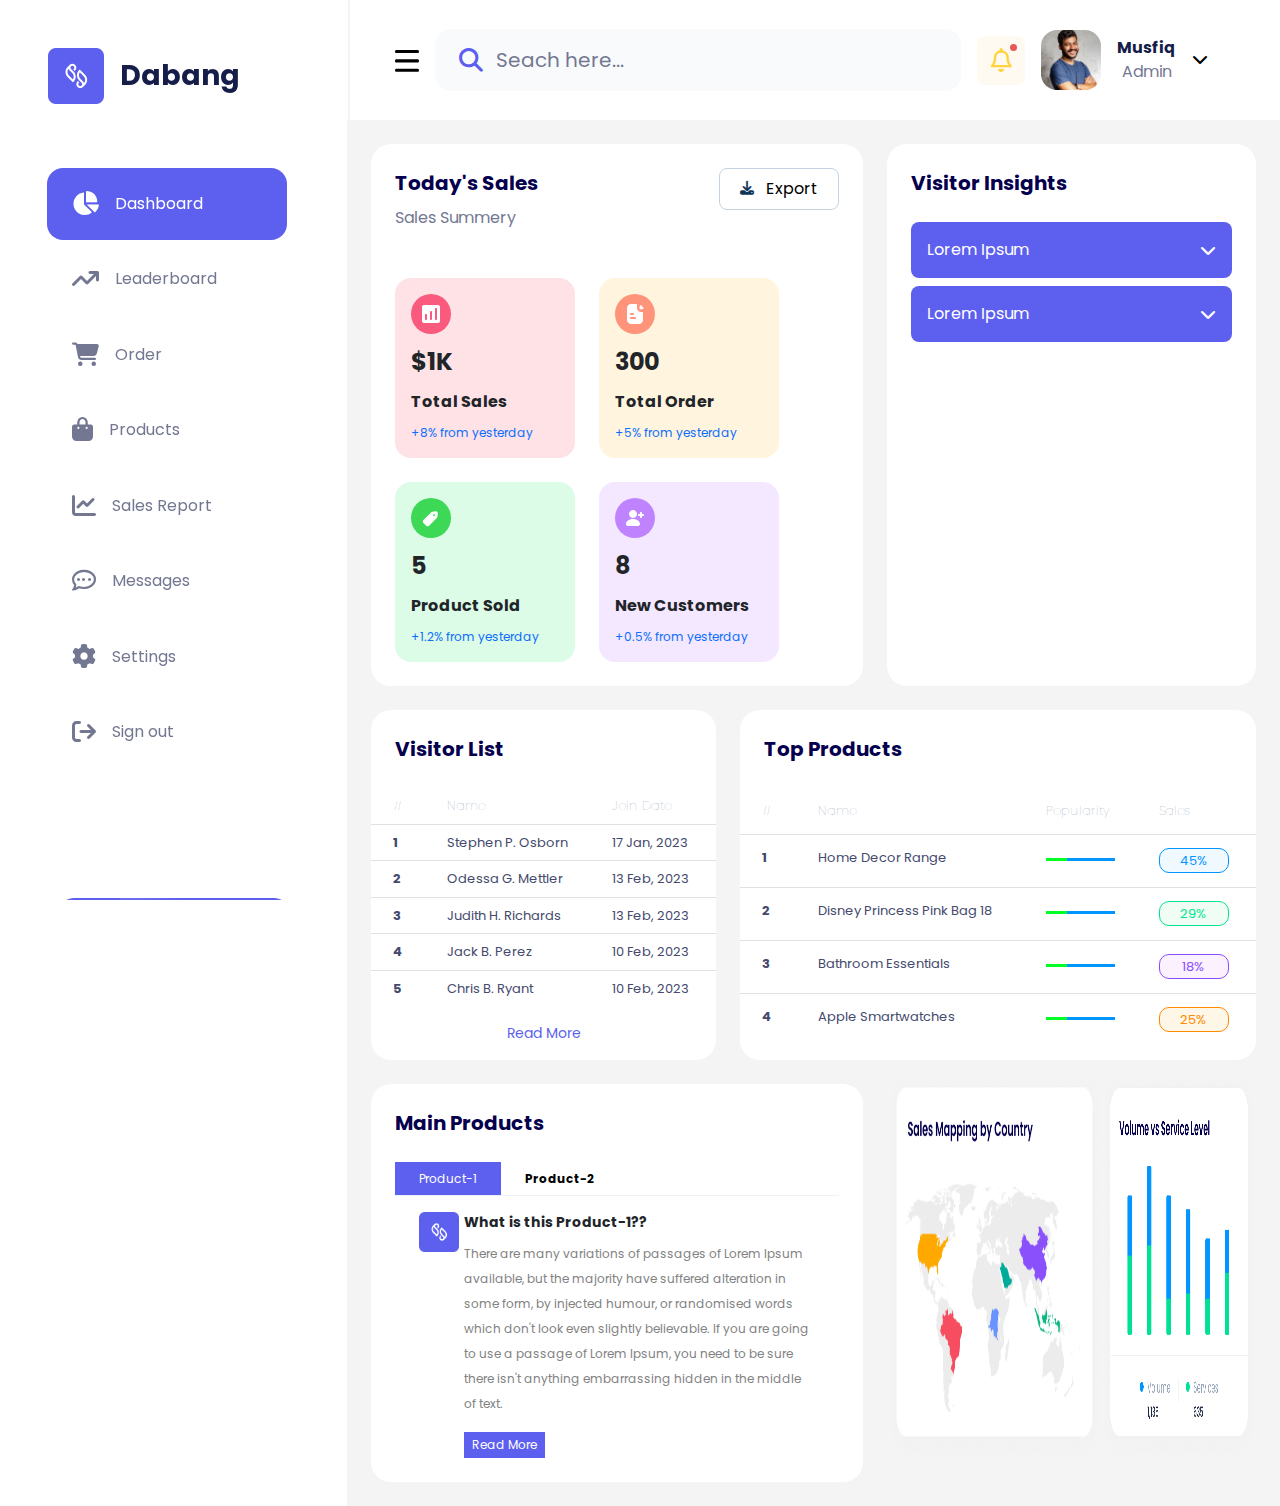
<file: HTML, CSS, BS Tasks/Task2/Subtask4/index.html>
<!DOCTYPE html>
<html lang="en">
  <head>
    <meta charset="UTF-8">
    <meta name="viewport" content="width=device-width, initial-scale=1.0">
    <title>Document</title>
    <link rel="stylesheet" href="./assets/css/bootstrap.min.css">
    <link rel="stylesheet" href="./assets/style/style.css">
    <link rel="preconnect" href="https://fonts.googleapis.com">
    <link rel="preconnect" href="https://fonts.gstatic.com" crossorigin>
    <link href="https://fonts.googleapis.com/css2?family=Poppins&display=swap" rel="stylesheet">
    <link rel="stylesheet" href="https://cdnjs.cloudflare.com/ajax/libs/font-awesome/6.5.1/css/all.min.css  ">
  </head>
  <body class="pop">
    <!-- Main display -->
    <div class="container-fluid d-flex flex-lg-row">
      <!-- Sidebar full -->
      <section class="sidebar" id="sidebar"  style="border-right: 2px solid #f4f4f4 !important;">
        <div class="sbt">
  
          <!-- Org name -->
          <div class="sbtt row p-xl-5 p-4 justify-content-start align-items-center mb-3">
            <img src="./assets/IMG/MicrosoftTeams-image.png" style="height: 56px; width: 56px;" alt="">
            <h3 class="col-6 pop fs-3 fw-bold m-0 ps-3 sbtth d-none d-xl-block">Dabang</h3>   
          </div>
  
          <!-- sidebar list -->
          <div class="sbtb ps-xl-4" >
            <ul class="sbtbul fs-6 px-xl-5 d-flex flex-column justify-content-between pop" id="tsbul">
              <li id="activeLi" class="sbbtn btmline py-4">
                <a class="psbul d-flex flex-column flex-xl-row align-items-center gap-1 gap-xl-3 justify-content-start" href="#">
                  <div>
                    <i class=" fa-solid fa-chart-pie fa-xl"></i>
                  </div>
                  <p class="persbp">Dashboard</p>
                </a>
            </li>
              <li id="activeLi" class="btmline sbtbl py-4">
                <a class="psbul d-flex flex-column flex-xl-row align-items-center gap-1 gap-xl-3 justify-content-start" href="#">
                  <div>
                    <i class=" fa-solid fa-arrow-trend-up fa-xl"></i>
                  </div>
                  <p class="persbp">Leaderboard</p>
                </a>
            </li>
              <li id="activeLi" class="btmline sbtbl py-4">
                <a class="psbul d-flex flex-column flex-xl-row align-items-center gap-1 gap-xl-3 justify-content-start" href="#">
                  <div>
                    <i class=" fa-solid fa-cart-shopping fa-xl"></i>
                  </div>
                  <p class="persbp">Order</p>
                </a>
            </li>
              <li id="activeLi" class="btmline sbtbl py-4">
                <a class="psbul d-flex flex-column flex-xl-row align-items-center gap-1 gap-xl-3 justify-content-start" href="#">
                  <div>
                    <i class=" fa-solid fa-bag-shopping fa-xl"></i>
                  </div>
                  <p class="persbp">Products</p>
                </a>
            </li>
              <li id="activeLi" class="btmline sbtbl py-4">
                <a class="psbul d-flex flex-column flex-xl-row align-items-center gap-1 gap-xl-3 justify-content-start" href="#">
                  <div>
                    <i class=" fa-solid fa-chart-line fa-xl"></i>
                  </div>
                  <p class="persbp">Sales Report</p>
                </a>
            </li>
              <li id="activeLi" class="btmline sbtbl py-4">
                <a class="psbul d-flex flex-column flex-xl-row align-items-center gap-1 gap-xl-3 justify-content-start" href="#">
                  <div>
                    <i class=" fa-regular fa-comment-dots fa-xl"></i>
                  </div>
                  <p class="persbp">Messages</p>
                </a>
            </li>
              <li id="activeLi" class="btmline sbtbl py-4">
                <a class="psbul d-flex flex-column flex-xl-row align-items-center gap-1 gap-xl-3 justify-content-start" href="#">
                  <div>
                    <i class=" fa-solid fa-gear fa-xl"></i>
                  </div>
                  <p class="persbp">Settings</p>
                </a>
            </li>
              <li id="activeLi" class="btmline sbtbl py-4">
                <a class="psbul d-flex flex-column flex-xl-row align-items-center gap-1 gap-xl-3 justify-content-start" href="#">
                  <div>
                    <i class=" fa-solid fa-arrow-right-from-bracket fa-xl"></i>
                  </div>
                  <p class="persbp">Sign out</p>
                </a>
            </li>
            </ul>
          </div>
  
            <!-- get Pro -->
            <div class="px-4 d-none d-xl-block">
              <div class="sbpro d-flex flex-column pop align-items-center mx-auto my-5 py-4 img-fluid gap-4 text-white">
                <div class="prot d-flex flex-column align-items-center gap-2 px-5">
                  <img src="./assets/IMG/MicrosoftTeams-image2.png" style="height: 50px;" alt="">
                  <h4 class="fs-5">Dabang Pro</h4>
                  <p class="text-center propft fw-thin">Get access to all features on tetumbas</p>
                </div>
                <div class="prob">
                  <button class="border-0 pop fw-bold rounded-3 bg-white mt-2" style="color: #5D5FEF; padding: 7px 36px !important;">Get Pro</button>
                </div>
              </div>
            </div>
        </div>
      </section>
    
    

      <div class="container-fluid mainShifter enlargeMain" id="main">
        <!-- Header -->
        <header class="d-flex justify-content-between gap-3 px-2 px-md-5 align-items-center">

          <!-- canvas Button -->
          <div>
            <svg class="d-xxl-block hide-menu" width="24" id="canvas-btn" type="button" height="22" viewBox="0 0 24 22" fill="none" xmlns="http://www.w3.org/2000/svg">
              <path d="M1.5 3.11143H22.5C23.4 3.11143 24 2.48914 24 1.55571C24 0.622286 23.4 0 22.5 0H1.5C0.6 0 0 0.622286 0 1.55571C0 2.48914 0.6 3.11143 1.5 3.11143ZM1.5 12.4457H22.5C23.4 12.4457 24 11.8234 24 10.89C24 9.95657 23.4 9.33429 22.5 9.33429H1.5C0.6 9.33429 0 9.95657 0 10.89C0 11.8234 0.6 12.4457 1.5 12.4457ZM1.5 21.78H22.5C23.4 21.78 24 21.1577 24 20.2243C24 19.2909 23.4 18.6686 22.5 18.6686H1.5C0.6 18.6686 0 19.2909 0 20.2243C0 21.1577 0.6 21.78 1.5 21.78Z" fill="black"/>
            </svg>
          </div>

          <div class="d-flex flex-column flex-sm-row align-items-sm-center align-items-end search-left gap-3 me-4">
            <!-- Search Bar -->
            <div class="d-flex searchinp align-items-center px-4 py-3 rounded-4">
              <i class="fa-solid fa-xl fa-magnifying-glass" style="color: #5d5eef;"></i>
              <input type="text" class="inp pop fs-5" placeholder="Seach here...">
            </div>
            <div class="d-flex gap-3 align-items-center">
              <!-- Notification -->
            <div class="bellbg rounded-3">
              <i class="fa-regular fa-bell fa-xl p-4 d-flex justify-content-center align-items-center" style="color: #FFD43B;"></i>
            </div>
            <!-- Profile Img -->
            <div class="d-flex">
              <div class="profile-img" >
                <img class="profile rounded-4" src="./assets/IMG/85d08c0f8b29f8fc61ad6621680532e7.jfif" alt="">
              </div>
              <div class="px-3 pop d-flex flex-column align-items-center justify-content-center">
                <span class="fs-6 fw-bold name">Musfiq</span>
                <span class="role">Admin</span>
              </div>
              <button class="border-0 drop-btn" >
                <i class="fa-solid fa-chevron-down" id="drop-btn" style="color: #000000;"></i>
                <div id="drop-item" class="drop-items text-start px-3 py-2 fs-6 fw-normal pop ls-2 hide">
                  <p>Profile</p> <hr>
                  <p>My Account</p> <hr>
                  <p>Logout</p>
                </div>
              </button>
              
            </div>
            </div>
          </div>
        </header>

        <!-- Content Blocks -->
        <div class="p-4 main" >
          <div class="row">
            <div class="row d-flex flex-column flex-lg-row pb-4 ">
              <div class="col-12 col-lg-7 pe-lg-4 mb-4 mb-lg-0">
                <div class="ind-block r1 p-4 d-flex flex-column gap-5 justify-content-between">
                    <div class="b1t d-flex justify-content-between flex-column flex-sm-row ">
                        <div>
                            <p class="color1 fs-5 fw-bolder mb-2">Today's Sales</p>
                            <span class="role">Sales Summery</span>
                        </div>
                        <div class="w-auto">
                          <button class="expbtn rounded-3 px-3 py-2 ">
                            <i class="fa-solid fa-download px-1 fa-sm" style="color: #0f3659;"></i>
                            <span class="px-1 ">Export</span>
                        </button>
                        </div>
                    </div>
                    <div class="b1b d-flex justify-content-sm-start justify-content-md-start justify-content-xxl-between justify-content-xl-start gap-4 flex-wrap">
                      <div class="box box1 d-flex flex-column justify-content-between p-3">
                        <svg width="40" height="40" viewBox="0 0 40 40" fill="none" xmlns="http://www.w3.org/2000/svg">
                            <circle cx="20" cy="20" r="20" fill="#FA5A7D"/>
                            <path fill-rule="evenodd" clip-rule="evenodd" d="M13 11C11.8954 11 11 11.8954 11 13V27C11 28.1046 11.8954 29 13 29H27C28.1046 29 29 28.1046 29 27V13C29 11.8954 28.1046 11 27 11H13ZM16 21C16 20.4477 15.5523 20 15 20C14.4477 20 14 20.4477 14 21V25C14 25.5523 14.4477 26 15 26C15.5523 26 16 25.5523 16 25V21ZM20 17C20.5523 17 21 17.4477 21 18V25C21 25.5523 20.5523 26 20 26C19.4477 26 19 25.5523 19 25V18C19 17.4477 19.4477 17 20 17ZM26 15C26 14.4477 25.5523 14 25 14C24.4477 14 24 14.4477 24 15V25C24 25.5523 24.4477 26 25 26C25.5523 26 26 25.5523 26 25V15Z" fill="white"/>
                        </svg>
                        <span class="fw-bolder fs-4">$1K</span>  
                        <span class="fw-bold">Total Sales</span>  
                        <span class="text-primary fsSmall">+8% from yesterday</span>  
                      </div>
                      <div class="box box2 d-flex flex-column justify-content-between p-3">
                        <svg width="40" height="40" viewBox="0 0 40 40" fill="none" xmlns="http://www.w3.org/2000/svg">
                            <circle cx="20" cy="20" r="20" fill="#FF947A"/>
                            <path fill-rule="evenodd" clip-rule="evenodd" d="M12 14C12 11.7909 13.7909 10 16 10H22V14C22 16.2091 23.7909 18 26 18H28V26C28 28.2091 26.2091 30 24 30H16C13.7909 30 12 28.2091 12 26V14ZM16 19C15.4477 19 15 19.4477 15 20C15 20.5523 15.4477 21 16 21H18C18.5523 21 19 20.5523 19 20C19 19.4477 18.5523 19 18 19H16ZM16 23C15.4477 23 15 23.4477 15 24C15 24.5523 15.4477 25 16 25H20C20.5523 25 21 24.5523 21 24C21 23.4477 20.5523 23 20 23H16ZM24.6818 12.1988L24.5509 14.1629C24.5106 14.7666 25.0115 15.2674 25.6152 15.2272L27.5792 15.0962C28.4365 15.0391 28.8274 13.9989 28.2198 13.3913L26.3867 11.5582C25.7792 10.9507 24.7389 11.3415 24.6818 12.1988Z" fill="white"/>
                        </svg>    
                        <span class="fw-bolder fs-4">300</span>  
                        <span class="fw-bold">Total Order</span>  
                        <span class="text-primary fsSmall">+5% from yesterday</span>  
                      </div>
                      <div class="box box3 d-flex flex-column justify-content-between p-3">
                        <svg width="40" height="40" viewBox="0 0 40 40" fill="none" xmlns="http://www.w3.org/2000/svg">
                            <circle cx="20" cy="20" r="20" fill="#3CD856"/>
                            <path fill-rule="evenodd" clip-rule="evenodd" d="M24.6261 13.2653L21.3263 13.7367C20.8222 13.8087 20.4103 14.049 20.1162 14.3811L12.4167 22.0806C11.6357 22.8616 11.6357 24.1279 12.4167 24.909L15.2452 27.7374C16.0263 28.5185 17.2925 28.5185 18.0736 27.7374L25.773 20.038C26.1051 19.7439 26.3454 19.332 26.4174 18.8279L26.8888 15.528C27.0775 14.2081 25.946 13.0767 24.6261 13.2653ZM22.3162 17.8379C22.7067 18.2284 23.3399 18.2285 23.7305 17.8379C24.121 17.4474 24.1209 16.8142 23.7305 16.4237C23.34 16.0332 22.7068 16.0332 22.3162 16.4237C21.9257 16.8142 21.9257 17.4474 22.3162 17.8379Z" fill="white"/>
                            </svg>                                
                        <span class="fw-bolder fs-4">5</span>  
                        <span class="fw-bold">Product Sold</span>  
                        <span class="text-primary fsSmall">+1.2% from yesterday</span>  
                      </div>
                      <div class="box box4 d-flex flex-column justify-content-between p-3">
                        <svg width="40" height="40" viewBox="0 0 40 40" fill="none" xmlns="http://www.w3.org/2000/svg">
                            <circle cx="20" cy="20" r="20" fill="#BF83FF"/>
                            <path fill-rule="evenodd" clip-rule="evenodd" d="M22 16C22 18.2091 20.2091 20 18 20C15.7909 20 14 18.2091 14 16C14 13.7909 15.7909 12 18 12C20.2091 12 22 13.7909 22 16ZM18 21C14.134 21 11 23.2386 11 26C11 27.1046 11.8954 28 13 28H23C24.1046 28 25 27.1046 25 26C25 23.2386 21.866 21 18 21ZM26 14C26.5523 14 27 14.4477 27 15V16H28C28.5523 16 29 16.4477 29 17C29 17.5523 28.5523 18 28 18H27V19C27 19.5523 26.5523 20 26 20C25.4477 20 25 19.5523 25 19V18H24C23.4477 18 23 17.5523 23 17C23 16.4477 23.4477 16 24 16H25V15C25 14.4477 25.4477 14 26 14Z" fill="white"/>
                            </svg>
                            
                        <span class="fw-bolder fs-4">8</span>  
                        <span class="fw-bold">New Customers</span>  
                        <span class="text-primary fsSmall">+0.5% from yesterday</span>  
                      </div>
                    </div>
                </div>
              </div>
              <div class="col-12 col-lg-5 ">
                <div class="ind-block r1 p-4 d-flex flex-column gap-2" id="click-par1">
                    <p class="color1 fs-5 fw-bolder mb-3">Visitor Insights</p>
                    <div class="psbbtn d-flex align-items-center justify-content-between p-3 rounded-3" id="div1">
                        <p role="button" class="c1">Lorem Ipsum</p>
                        <i role="button" class="fa-solid fa-chevron-down c2" id="drop-btn2a"></i>
                    </div>
                    <p class="color2 fsSmall b1rp p-3 pt-4 rounded-3 d-none line-height">Contrary to popular belief, Lorem Ipsum is not simply random text. It has roots in 
                        a piece of classical Latin literature from 45 BC, making it over 2000 years old. 
                        Richard McClintock, a Latin professor at Hampden-Sydney College in Virginia, 
                        looked up one of the more obscure Latin words, consectetu</p>
                    <div class="psbbtn d-flex align-items-center justify-content-between p-3 rounded-3" id="div2">
                        <p role="button" class="c1">Lorem Ipsum</p>
                        <i role="button" class="fa-solid fa-chevron-down c2" id="drop-btn2a"></i>
                    </div>
                    <p class="color2 fsSmall b1rp p-3 pt-4 rounded-3 d-none line-height">Contrary to popular belief, Lorem Ipsum is not simply random text. It has roots in 
                        a piece of classical Latin literature from 45 BC, making it over 2000 years old. 
                        Richard McClintock, a Latin professor at Hampden-Sydney College in Virginia, 
                        looked up one of the more obscure Latin words, consectetu</p>
                </div>

              </div>
            </div>
            <div class="row pb-4 d-flex flex-column flex-lg-row">
              <div class="col-lg-5 col pe-lg-4 mb-4 mb-lg-0">
                <div class="ind-block r1 ovf-scl">
                  <p class="color1 fs-5 p-4 fw-bolder">Visitor List</p>
                  <table class="table fsMed tab-pad">
                    <thead>
                      <tr class="color4">
                        <th scope="col">#</th>
                        <th scope="col">Name</th>
                        <th scope="col">Join Date</th>
                        <th scope="col">Action</th>
                      </tr>
                    </thead>
                    <tbody class="color5">
                      <tr>
                        <th scope="row">1</th>
                        <td>Stephen P. Osborn</td>
                        <td>17 Jan, 2023</td>
                        <td class="d-flex justify-content-start">
                          <i class="fa-solid fa-pencil" style="color: #0095ff !important;"></i>
                          <i class="fa-solid fa-trash-can" style="color: #FA5A7D !important;"></i>
                        </td>
                      </tr>
                      <tr>
                        <th scope="row">2</th>
                        <td>Odessa G. Mettler</td>
                        <td>13 Feb, 2023</td>
                        <td class="d-flex justify-content-start">
                          <i class="fa-solid fa-pencil" style="color: #0095ff !important;"></i>
                          <i class="fa-solid fa-trash-can" style="color: #FA5A7D !important;"></i>
                        </td>
                      </tr>
                      <tr>
                        <th scope="row">3</th>
                        <td>Judith H. Richards</td>
                        <td>13 Feb, 2023</td>
                        <td class="d-flex justify-content-start">
                          <i class="fa-solid fa-pencil" style="color: #0095ff !important;"></i>
                          <i class="fa-solid fa-trash-can" style="color: #FA5A7D !important;"></i>
                        </td>
                        
                      </tr>
                      <tr>
                        <th scope="row">4</th>
                        <td>Jack B. Perez</td>
                        <td>10 Feb, 2023</td>
                        <td class="d-flex justify-content-start">
                          <i class="fa-solid fa-pencil" style="color: #0095ff !important;"></i>
                          <i class="fa-solid fa-trash-can" style="color: #FA5A7D !important;"></i>
                        </td>
                        
                      </tr>
                      <tr class="bod-btm">
                        <th scope="row">5</th>
                        <td>Chris B. Ryant</td>
                        <td>10 Feb, 2023</td>
                        <td class="d-flex justify-content-start">
                          <i class="fa-solid fa-pencil" style="color: #0095ff !important;"></i>
                          <i class="fa-solid fa-trash-can" style="color: #FA5A7D !important;"></i>
                        </td>
                        
                      </tr>
                    </tbody>
                  </table>
                  <div class="d-flex justify-content-center">
                    <button class="border-0 bg-white color6 fsMed my-3">Read More</button>
                  </div>
                </div>
              </div>
              <div class="col-lg-7 col">
                <div class="ind-block r1 ovf-scl">
                  <p class="color1 fs-5 p-4 fw-bolder">Top Products</p>
                  <table class="table1 table fsMed tab-pad1">
                    <thead >
                      <tr class="color4">
                        <th scope="col">#</th>
                        <th scope="col">Name</th>
                        <th scope="col">Popularity</th>
                        <th scope="col">Sales</th>
                      </tr>
                    </thead>
                    <tbody class="color5">
                      <tr>
                        <th scope="row">1</th>
                        <td>Home Decor Range</td>
                        <td>
                          <div class="pb-out">
                        </td>
                        <td>
                          <button class="b1 ba">45%</button>
                        </td>
                      </tr>
                      <tr>
                        <th scope="row">2</th>
                        <td>Disney Princess Pink Bag 18</td>
                        <td>
                          <div class="pb-out">
                        </td>
                        <td>
                          <button class="b2 ba">29%</button>
                        </td>
                      </tr>
                      <tr>
                        <th scope="row">3</th>
                        <td>Bathroom Essentials</td>
                        <td>
                          <div class="pb-out">
                        </td>
                        <td>
                          <button class="b3 ba">18%</button>
                        </td>
                        
                      </tr>
                      <tr class="rem-bod">
                        <th scope="row">4</th>
                        <td>Apple Smartwatches</td>
                        <td>
                          <div class="pb-out">
                        </td>
                        <td>
                          <button class="b4 ba">25%</button>
                        </td>
                      </tr>
                    </tbody>
                  </table>
                </div>
              </div>
            </div>
            <div class="row r3 d-flex flex-column flex-lg-row justify-content-lg-between">
              <div class="col-lg-7 col pe-lg-4 mb-4 mb-lg-0">
                <div class="ind-block r1 p-4">
                  <p class="color1 fs-5 fw-bolder mb-4">Main Products</p>
                    <div class="prod-hr mb-3">
                      <button class="b5p px-4 py-2 fsSmall border-0 psbbtn" id="b5p1">Product-1</span>
                      <button class="b5p px-4 py-2 fsSmall border-0 fw-bold bg-white" id="b5p2">Product-2</span>
                    </div>
                    <div>
                      <div class="row gap-3 gap-md-0 gap-xl-2 gap-lg-4 gap-xxl-0">
                        <div class="col-1">
                          <img class="b5-img ms-4" src="./assets/IMG/MicrosoftTeams-image.png" alt="">
                        </div>
                        <div class="col-9 ps-2 man-wid ms-3">
                          <p class="fw-bold fsMed mb-2" id="b5pc1">What is this Product-1??</p>
                          <p class="fw-bold fsMed mb-2 d-none" id="b5pc2">What is this Product-2??</p>
                          <p class="fsSmall color3 line-height mb-3">There are many variations of passages of Lorem Ipsum available, 
                            but the majority have suffered alteration in some form, by injected humour, 
                            or randomised words which don't look even slightly believable. If you are going to 
                            use a passage of Lorem Ipsum, you need to be sure there isn't anything embarrassing 
                            hidden in the middle of text.</p>
                            <button class="px-2 py-1 fsSmall border-0 psbbtn">Read More</button>
                        </div>
                      </div>
                    </div>
                </div>
              </div>
              <div class="col-lg-5 row d-lg-flex justify-content-lg-evenly justify-content-sm-evenly ">
                  <img class="col-md-6 col-lg-12 col-xl-7 svg-img col-sm-12" src="./assets/IMG/MicrosoftTeams-image7.png" alt="">
                  <img class="col-md-6 col-lg-12 col-xl-5 svg-img col-sm-12" src="./assets/IMG/MicrosoftTeams-image6.png" alt="">
              </div>
              
            </div>
          </div>
        </div>
      </div>
    </div>
      

    <script src="./assets/js/bootstrap.min.js"></script>  
    <script src="./assets/Script/app.js" defer></script>
  </body>
</html>
</file>
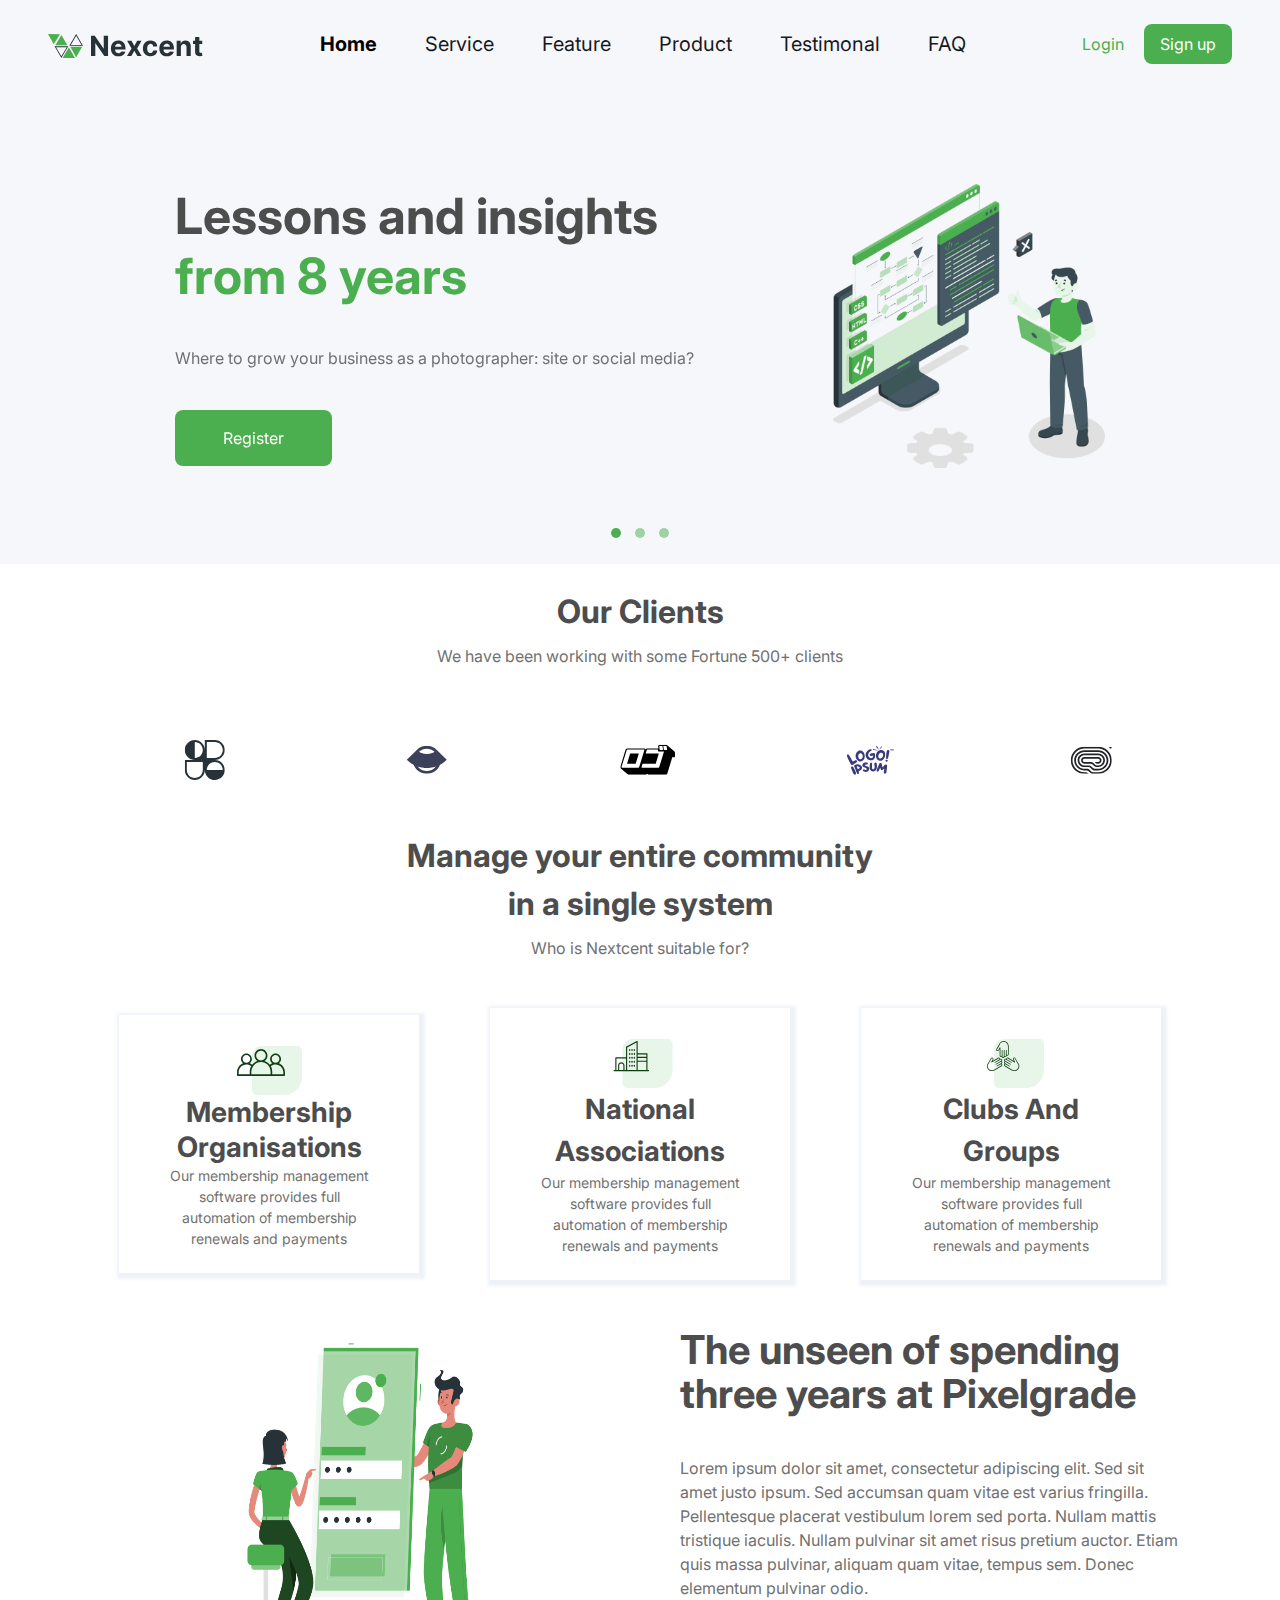
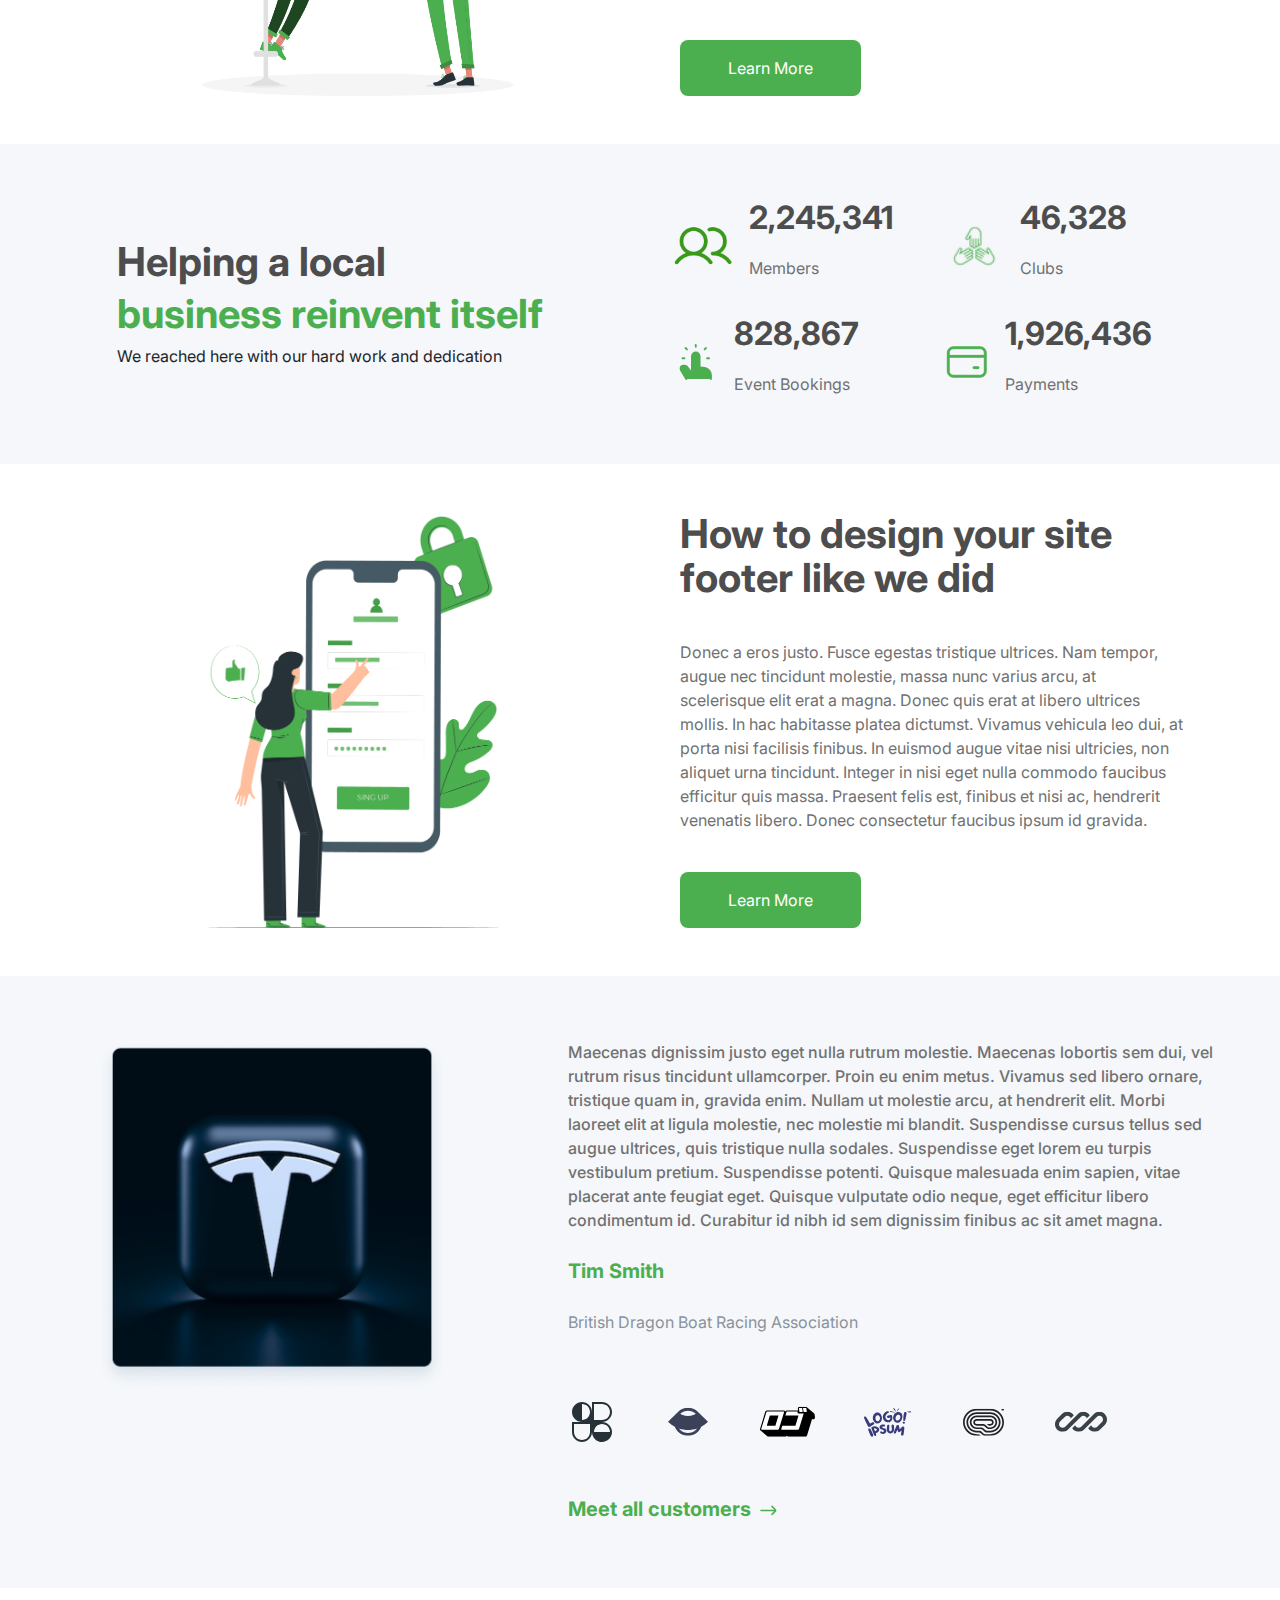
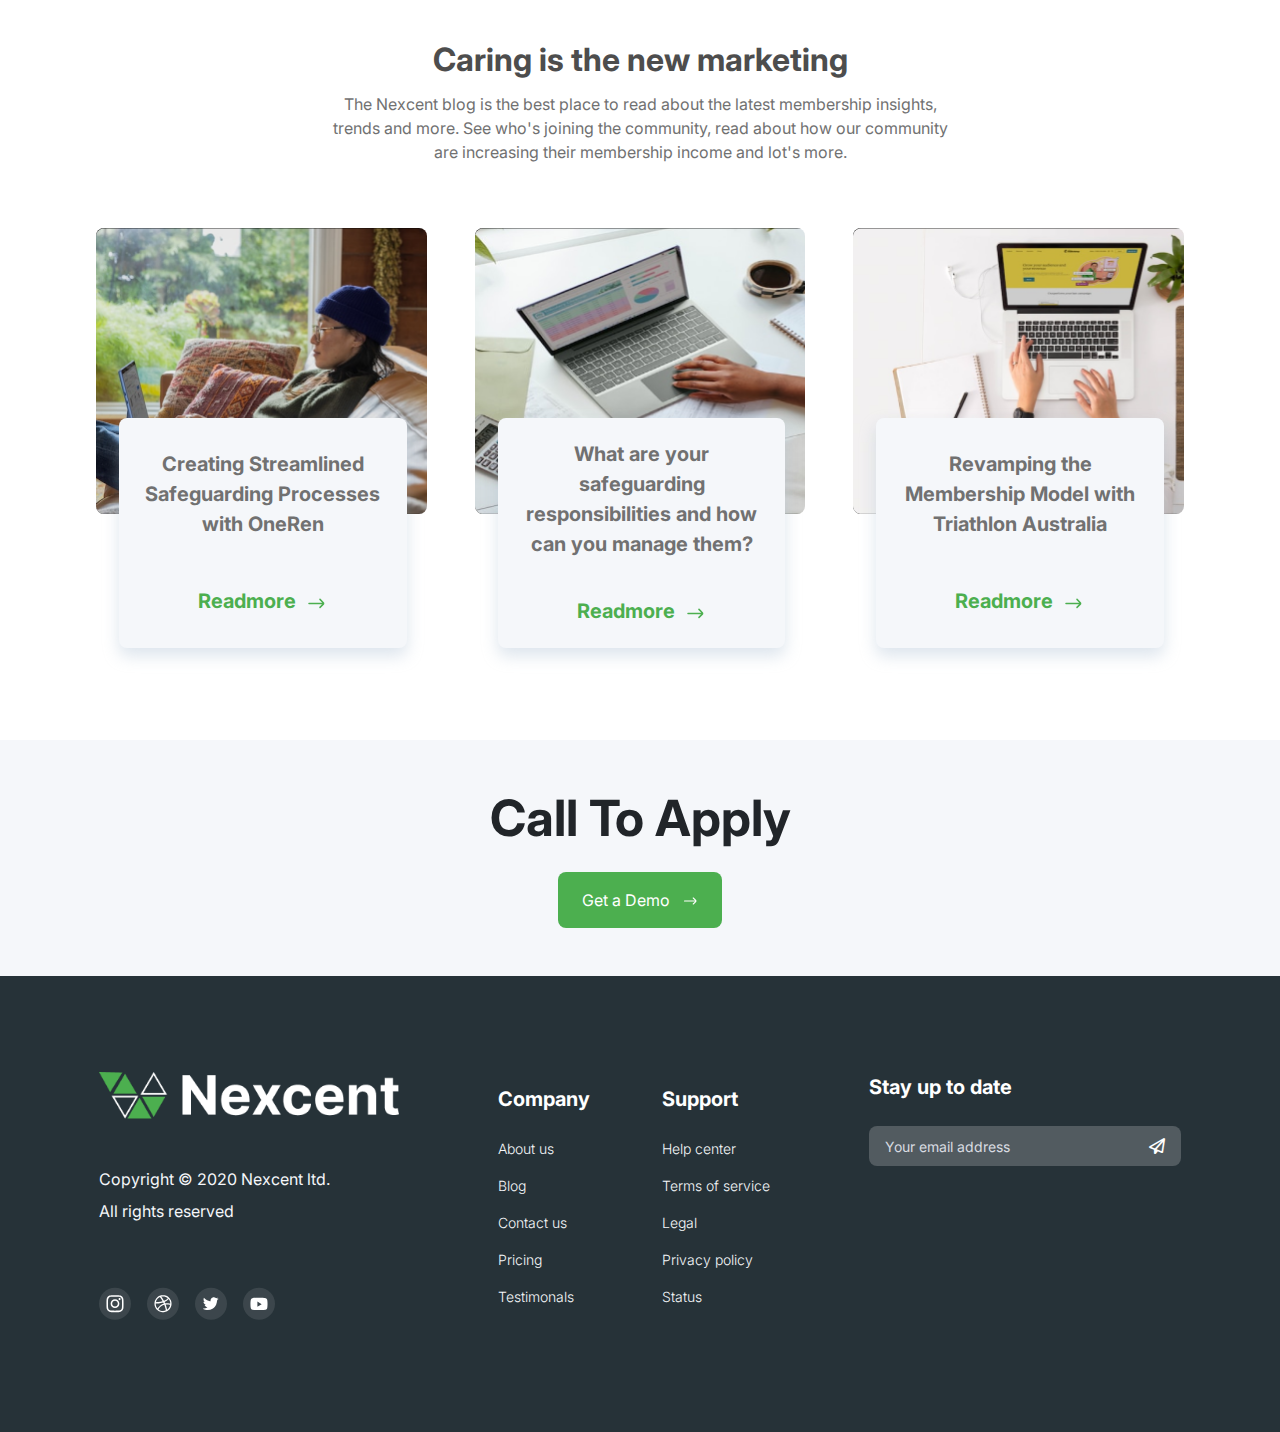
<file: HTML, CSS, BS Tasks/Task3/Subtask 5/index.html>
<!DOCTYPE html>
<html lang="en">
  <head>
    <meta charset="UTF-8">
    <meta name="viewport" content="width=device-width, initial-scale=1.0">
    <title>Document</title>
    <link rel="stylesheet" href="./assets/css/bootstrap.min.css">
    <link rel="stylesheet" href="./assets/style/style.css">
    <link rel="preconnect" href="https://fonts.googleapis.com">
    <link rel="preconnect" href="https://fonts.gstatic.com" crossorigin>
    <link href="https://fonts.googleapis.com/css2?family=Inter:wght@100..900&display=swap" rel="stylesheet">
    <link rel="stylesheet" href="https://cdnjs.cloudflare.com/ajax/libs/font-awesome/6.5.1/css/all.min.css  ">
  </head>
  <body class="inter">    
      
    <!-- Header -->
    <div class="header container-fluid px-5 col2bg">
      <!-- Navbar -->
      <nav class="navbar navbar-expand-xl">
        <div class="container-fluid flex-wrap py-4 py-xl-0">
          <div class="container-fluid d-flex flex-column flex-sm-row gap-3 gap-sm-0 justify-content-between align-items-center ">
            <button class="navbar-toggler border-0 order-1 order-sm-0 ms-auto ms-sm-0" type="button" data-bs-toggle="collapse" data-bs-target="#navbarTogglerDemo01" aria-controls="navbarTogglerDemo01" aria-expanded="false" aria-label="Toggle navigation">
              <span class="navbar-toggler-icon"></span>
            </button>
            <a class="navbar-brand d-xl-none me-0 ms-sm-5 " href="#"><svg width="155" height="24" viewBox="0 0 155 24" fill="none" xmlns="http://www.w3.org/2000/svg">
              <path d="M18.7863 13.134L13.3954 22.3669L8.00448 13.134H18.7863ZM20.2305 12.3088H6.55444L13.3954 24L20.2305 12.3088Z" fill="#263238"/>
              <path d="M28.1591 1.65038L33.55 10.8833H22.7682L28.1591 1.65038ZM28.1591 0L21.3181 11.6912H35L28.1591 0Z" fill="#263238"/>
              <path d="M0 0L5.7359 10.3409L12.0038 0.259661L0 0Z" fill="#4CAF4F"/>
              <path d="M13.3955 0.905882L19.4121 11.189H7.36731L13.3955 0.905882Z" fill="#4CAF4F"/>
              <path d="M20.9615 13.434L26.9839 24H14.6526L20.7744 13.434H20.9615Z" fill="#4CAF4F"/>
              <path d="M22.2654 12.7935L28.1591 23.1978L34.1347 12.7935H22.2654Z" fill="#4CAF4F"/>
              <path d="M60.0327 1.66903V22.0327H56.3139L47.4545 9.21591H47.3054V22.0327H43V1.66903H46.7784L55.5682 14.4759H55.7472V1.66903H60.0327Z" fill="#263238"/>
              <path d="M70.4705 22.331C68.8995 22.331 67.5472 22.0128 66.4137 21.3764C65.2868 20.7334 64.4184 19.8253 63.8086 18.652C63.1987 17.4721 62.8938 16.0767 62.8938 14.4659C62.8938 12.8949 63.1987 11.5161 63.8086 10.3295C64.4184 9.14299 65.2769 8.21828 66.3839 7.5554C67.4975 6.89252 68.8034 6.56108 70.3015 6.56108C71.3091 6.56108 72.247 6.72348 73.1154 7.0483C73.9904 7.36648 74.7527 7.84706 75.4023 8.49006C76.0586 9.13305 76.569 9.94176 76.9336 10.9162C77.2982 11.884 77.4805 13.0175 77.4805 14.3168V15.4801H64.5842V12.8551H73.4933C73.4933 12.2453 73.3607 11.705 73.0955 11.2344C72.8304 10.7637 72.4625 10.3958 71.9918 10.1307C71.5278 9.8589 70.9876 9.72301 70.3711 9.72301C69.7281 9.72301 69.158 9.87216 68.6609 10.1705C68.1703 10.4621 67.7859 10.8565 67.5075 11.3537C67.229 11.8442 67.0865 12.3911 67.0799 12.9943V15.4901C67.0799 16.2457 67.2191 16.8987 67.4975 17.4489C67.7826 17.9991 68.1836 18.4233 68.7006 18.7216C69.2177 19.0199 69.8308 19.169 70.5401 19.169C71.0108 19.169 71.4416 19.1027 71.8327 18.9702C72.2238 18.8376 72.5586 18.6387 72.837 18.3736C73.1154 18.1084 73.3275 17.7836 73.4734 17.3991L77.391 17.6577C77.1921 18.599 76.7844 19.4209 76.168 20.1236C75.5581 20.8196 74.7693 21.3632 73.8015 21.7543C72.8403 22.1387 71.73 22.331 70.4705 22.331Z" fill="#263238"/>
              <path d="M83.511 6.75994L86.315 12.0994L89.1886 6.75994H93.5337L89.109 14.3963L93.6531 22.0327H89.3278L86.315 16.7528L83.3519 22.0327H78.9769L83.511 14.3963L79.136 6.75994H83.511Z" fill="#263238"/>
              <path d="M102.403 22.331C100.839 22.331 99.493 21.9995 98.3661 21.3366C97.2459 20.6671 96.3841 19.7391 95.7809 18.5526C95.1843 17.366 94.886 16.0005 94.886 14.456C94.886 12.8916 95.1876 11.5194 95.7908 10.3395C96.4007 9.15294 97.2657 8.22822 98.386 7.56534C99.5063 6.89583 100.839 6.56108 102.383 6.56108C103.716 6.56108 104.882 6.80303 105.883 7.28693C106.884 7.77083 107.676 8.45028 108.26 9.32528C108.843 10.2003 109.164 11.2277 109.224 12.4077H105.227C105.114 11.6454 104.816 11.0322 104.332 10.5682C103.855 10.0975 103.228 9.86222 102.453 9.86222C101.797 9.86222 101.223 10.0412 100.733 10.3991C100.249 10.7505 99.8709 11.2642 99.5991 11.9403C99.3273 12.6165 99.1914 13.4351 99.1914 14.3963C99.1914 15.3707 99.324 16.1993 99.5891 16.8821C99.8609 17.5649 100.242 18.0852 100.733 18.4432C101.223 18.8011 101.797 18.9801 102.453 18.9801C102.937 18.9801 103.371 18.8807 103.755 18.6818C104.146 18.483 104.468 18.1946 104.72 17.8168C104.978 17.4323 105.147 16.9716 105.227 16.4347H109.224C109.158 17.6013 108.84 18.6288 108.27 19.517C107.706 20.3987 106.927 21.0881 105.933 21.5852C104.939 22.0824 103.762 22.331 102.403 22.331Z" fill="#263238"/>
              <path d="M118.896 22.331C117.325 22.331 115.973 22.0128 114.839 21.3764C113.713 20.7334 112.844 19.8253 112.234 18.652C111.625 17.4721 111.32 16.0767 111.32 14.4659C111.32 12.8949 111.625 11.5161 112.234 10.3295C112.844 9.14299 113.703 8.21828 114.81 7.5554C115.923 6.89252 117.229 6.56108 118.727 6.56108C119.735 6.56108 120.673 6.72348 121.541 7.0483C122.416 7.36648 123.179 7.84706 123.828 8.49006C124.484 9.13305 124.995 9.94176 125.359 10.9162C125.724 11.884 125.906 13.0175 125.906 14.3168V15.4801H113.01V12.8551H121.919C121.919 12.2453 121.786 11.705 121.521 11.2344C121.256 10.7637 120.888 10.3958 120.418 10.1307C119.954 9.8589 119.413 9.72301 118.797 9.72301C118.154 9.72301 117.584 9.87216 117.087 10.1705C116.596 10.4621 116.212 10.8565 115.933 11.3537C115.655 11.8442 115.512 12.3911 115.506 12.9943V15.4901C115.506 16.2457 115.645 16.8987 115.923 17.4489C116.208 17.9991 116.609 18.4233 117.126 18.7216C117.643 19.0199 118.257 19.169 118.966 19.169C119.437 19.169 119.867 19.1027 120.259 18.9702C120.65 18.8376 120.984 18.6387 121.263 18.3736C121.541 18.1084 121.753 17.7836 121.899 17.3991L125.817 17.6577C125.618 18.599 125.21 19.4209 124.594 20.1236C123.984 20.8196 123.195 21.3632 122.227 21.7543C121.266 22.1387 120.156 22.331 118.896 22.331Z" fill="#263238"/>
              <path d="M132.906 13.2031V22.0327H128.67V6.75994H132.707V9.45455H132.886C133.224 8.56629 133.791 7.86363 134.587 7.34659C135.382 6.82292 136.347 6.56108 137.48 6.56108C138.541 6.56108 139.465 6.79309 140.254 7.2571C141.043 7.72112 141.656 8.384 142.094 9.24574C142.531 10.1009 142.75 11.1217 142.75 12.3082V22.0327H138.514V13.0639C138.521 12.1293 138.282 11.4001 137.798 10.8764C137.314 10.3461 136.648 10.081 135.8 10.081C135.23 10.081 134.726 10.2036 134.288 10.4489C133.857 10.6941 133.519 11.0521 133.274 11.5227C133.036 11.9867 132.913 12.5469 132.906 13.2031Z" fill="#263238"/>
              <path d="M154.212 6.75994V9.94176H145.015V6.75994H154.212ZM147.103 3.10085H151.338V17.3395C151.338 17.7306 151.398 18.0355 151.517 18.2543C151.637 18.4664 151.802 18.6155 152.015 18.7017C152.233 18.7879 152.485 18.831 152.77 18.831C152.969 18.831 153.168 18.8144 153.367 18.7812C153.566 18.7415 153.718 18.7116 153.824 18.6918L154.49 21.8438C154.278 21.91 153.98 21.9863 153.596 22.0724C153.211 22.1652 152.744 22.2216 152.194 22.2415C151.173 22.2812 150.278 22.1454 149.509 21.8338C148.747 21.5223 148.153 21.0384 147.729 20.3821C147.305 19.7259 147.096 18.8973 147.103 17.8963V3.10085Z" fill="#263238"/>
              </svg> </a>
            <div class="d-xl-none d-flex gap-2 ms-sm-0 ms-auto">
              <button class="px-3 border-0 rounded-3 py-2 col1 col2bg">Login</button>
              <button class="px-3 border-0 rounded-3 py-2 col1bg text-white">Sign up</button>
            </div>
          </div>
          
          <div class="collapse navbar-collapse py-4 justify-content-between" id="navbarTogglerDemo01">
            <a class="navbar-brand d-none d-xl-block" href="#"><svg width="155" height="24" viewBox="0 0 155 24" fill="none" xmlns="http://www.w3.org/2000/svg">
              <path d="M18.7863 13.134L13.3954 22.3669L8.00448 13.134H18.7863ZM20.2305 12.3088H6.55444L13.3954 24L20.2305 12.3088Z" fill="#263238"/>
              <path d="M28.1591 1.65038L33.55 10.8833H22.7682L28.1591 1.65038ZM28.1591 0L21.3181 11.6912H35L28.1591 0Z" fill="#263238"/>
              <path d="M0 0L5.7359 10.3409L12.0038 0.259661L0 0Z" fill="#4CAF4F"/>
              <path d="M13.3955 0.905882L19.4121 11.189H7.36731L13.3955 0.905882Z" fill="#4CAF4F"/>
              <path d="M20.9615 13.434L26.9839 24H14.6526L20.7744 13.434H20.9615Z" fill="#4CAF4F"/>
              <path d="M22.2654 12.7935L28.1591 23.1978L34.1347 12.7935H22.2654Z" fill="#4CAF4F"/>
              <path d="M60.0327 1.66903V22.0327H56.3139L47.4545 9.21591H47.3054V22.0327H43V1.66903H46.7784L55.5682 14.4759H55.7472V1.66903H60.0327Z" fill="#263238"/>
              <path d="M70.4705 22.331C68.8995 22.331 67.5472 22.0128 66.4137 21.3764C65.2868 20.7334 64.4184 19.8253 63.8086 18.652C63.1987 17.4721 62.8938 16.0767 62.8938 14.4659C62.8938 12.8949 63.1987 11.5161 63.8086 10.3295C64.4184 9.14299 65.2769 8.21828 66.3839 7.5554C67.4975 6.89252 68.8034 6.56108 70.3015 6.56108C71.3091 6.56108 72.247 6.72348 73.1154 7.0483C73.9904 7.36648 74.7527 7.84706 75.4023 8.49006C76.0586 9.13305 76.569 9.94176 76.9336 10.9162C77.2982 11.884 77.4805 13.0175 77.4805 14.3168V15.4801H64.5842V12.8551H73.4933C73.4933 12.2453 73.3607 11.705 73.0955 11.2344C72.8304 10.7637 72.4625 10.3958 71.9918 10.1307C71.5278 9.8589 70.9876 9.72301 70.3711 9.72301C69.7281 9.72301 69.158 9.87216 68.6609 10.1705C68.1703 10.4621 67.7859 10.8565 67.5075 11.3537C67.229 11.8442 67.0865 12.3911 67.0799 12.9943V15.4901C67.0799 16.2457 67.2191 16.8987 67.4975 17.4489C67.7826 17.9991 68.1836 18.4233 68.7006 18.7216C69.2177 19.0199 69.8308 19.169 70.5401 19.169C71.0108 19.169 71.4416 19.1027 71.8327 18.9702C72.2238 18.8376 72.5586 18.6387 72.837 18.3736C73.1154 18.1084 73.3275 17.7836 73.4734 17.3991L77.391 17.6577C77.1921 18.599 76.7844 19.4209 76.168 20.1236C75.5581 20.8196 74.7693 21.3632 73.8015 21.7543C72.8403 22.1387 71.73 22.331 70.4705 22.331Z" fill="#263238"/>
              <path d="M83.511 6.75994L86.315 12.0994L89.1886 6.75994H93.5337L89.109 14.3963L93.6531 22.0327H89.3278L86.315 16.7528L83.3519 22.0327H78.9769L83.511 14.3963L79.136 6.75994H83.511Z" fill="#263238"/>
              <path d="M102.403 22.331C100.839 22.331 99.493 21.9995 98.3661 21.3366C97.2459 20.6671 96.3841 19.7391 95.7809 18.5526C95.1843 17.366 94.886 16.0005 94.886 14.456C94.886 12.8916 95.1876 11.5194 95.7908 10.3395C96.4007 9.15294 97.2657 8.22822 98.386 7.56534C99.5063 6.89583 100.839 6.56108 102.383 6.56108C103.716 6.56108 104.882 6.80303 105.883 7.28693C106.884 7.77083 107.676 8.45028 108.26 9.32528C108.843 10.2003 109.164 11.2277 109.224 12.4077H105.227C105.114 11.6454 104.816 11.0322 104.332 10.5682C103.855 10.0975 103.228 9.86222 102.453 9.86222C101.797 9.86222 101.223 10.0412 100.733 10.3991C100.249 10.7505 99.8709 11.2642 99.5991 11.9403C99.3273 12.6165 99.1914 13.4351 99.1914 14.3963C99.1914 15.3707 99.324 16.1993 99.5891 16.8821C99.8609 17.5649 100.242 18.0852 100.733 18.4432C101.223 18.8011 101.797 18.9801 102.453 18.9801C102.937 18.9801 103.371 18.8807 103.755 18.6818C104.146 18.483 104.468 18.1946 104.72 17.8168C104.978 17.4323 105.147 16.9716 105.227 16.4347H109.224C109.158 17.6013 108.84 18.6288 108.27 19.517C107.706 20.3987 106.927 21.0881 105.933 21.5852C104.939 22.0824 103.762 22.331 102.403 22.331Z" fill="#263238"/>
              <path d="M118.896 22.331C117.325 22.331 115.973 22.0128 114.839 21.3764C113.713 20.7334 112.844 19.8253 112.234 18.652C111.625 17.4721 111.32 16.0767 111.32 14.4659C111.32 12.8949 111.625 11.5161 112.234 10.3295C112.844 9.14299 113.703 8.21828 114.81 7.5554C115.923 6.89252 117.229 6.56108 118.727 6.56108C119.735 6.56108 120.673 6.72348 121.541 7.0483C122.416 7.36648 123.179 7.84706 123.828 8.49006C124.484 9.13305 124.995 9.94176 125.359 10.9162C125.724 11.884 125.906 13.0175 125.906 14.3168V15.4801H113.01V12.8551H121.919C121.919 12.2453 121.786 11.705 121.521 11.2344C121.256 10.7637 120.888 10.3958 120.418 10.1307C119.954 9.8589 119.413 9.72301 118.797 9.72301C118.154 9.72301 117.584 9.87216 117.087 10.1705C116.596 10.4621 116.212 10.8565 115.933 11.3537C115.655 11.8442 115.512 12.3911 115.506 12.9943V15.4901C115.506 16.2457 115.645 16.8987 115.923 17.4489C116.208 17.9991 116.609 18.4233 117.126 18.7216C117.643 19.0199 118.257 19.169 118.966 19.169C119.437 19.169 119.867 19.1027 120.259 18.9702C120.65 18.8376 120.984 18.6387 121.263 18.3736C121.541 18.1084 121.753 17.7836 121.899 17.3991L125.817 17.6577C125.618 18.599 125.21 19.4209 124.594 20.1236C123.984 20.8196 123.195 21.3632 122.227 21.7543C121.266 22.1387 120.156 22.331 118.896 22.331Z" fill="#263238"/>
              <path d="M132.906 13.2031V22.0327H128.67V6.75994H132.707V9.45455H132.886C133.224 8.56629 133.791 7.86363 134.587 7.34659C135.382 6.82292 136.347 6.56108 137.48 6.56108C138.541 6.56108 139.465 6.79309 140.254 7.2571C141.043 7.72112 141.656 8.384 142.094 9.24574C142.531 10.1009 142.75 11.1217 142.75 12.3082V22.0327H138.514V13.0639C138.521 12.1293 138.282 11.4001 137.798 10.8764C137.314 10.3461 136.648 10.081 135.8 10.081C135.23 10.081 134.726 10.2036 134.288 10.4489C133.857 10.6941 133.519 11.0521 133.274 11.5227C133.036 11.9867 132.913 12.5469 132.906 13.2031Z" fill="#263238"/>
              <path d="M154.212 6.75994V9.94176H145.015V6.75994H154.212ZM147.103 3.10085H151.338V17.3395C151.338 17.7306 151.398 18.0355 151.517 18.2543C151.637 18.4664 151.802 18.6155 152.015 18.7017C152.233 18.7879 152.485 18.831 152.77 18.831C152.969 18.831 153.168 18.8144 153.367 18.7812C153.566 18.7415 153.718 18.7116 153.824 18.6918L154.49 21.8438C154.278 21.91 153.98 21.9863 153.596 22.0724C153.211 22.1652 152.744 22.2216 152.194 22.2415C151.173 22.2812 150.278 22.1454 149.509 21.8338C148.747 21.5223 148.153 21.0384 147.729 20.3821C147.305 19.7259 147.096 18.8973 147.103 17.8963V3.10085Z" fill="#263238"/>
              </svg> </a>
            <ul class="navbar-nav fs-5 mb-2 mb-lg-0 col2n gap-5">
              <li class="nav-item fw-bold">
                <a class="nav-link active" aria-current="page" href="#">Home</a>
              </li>
              <li class="nav-item">
                <a class="nav-link" href="#">Service</a>
              </li>
              <li class="nav-item">
                <a class="nav-link" href="#">Feature</a>
              </li>
              <li class="nav-item">
                <a class="nav-link" href="#">Product</a>
              </li>
              <li class="nav-item">
                <a class="nav-link" href="#">Testimonal</a>
              </li>
              <li class="nav-item">
                <a class="nav-link" href="#">FAQ</a>
              </li>
            </ul>
            <div class="d-flex gap-2 d-xl-block d-none">
              <button class="px-3 border-0 rounded-3 py-2 col1 col2bg">Login</button>
              <button class="px-3 border-0 rounded-3 py-2 col1bg text-white">Sign up</button>
            </div>
          </div>
          
        </div>
      </nav>

      <!-- Section 1 -->
      <div class="mx-sm-5 py-5 carousel slide" id="carouselExampleIndicators">
        <div class="carousel-indicators gap-2">
          <button type="button" data-bs-target="#carouselExampleIndicators" data-bs-slide-to="0" class="active" aria-current="true" aria-label="Slide 1"></button>
          <button type="button" data-bs-target="#carouselExampleIndicators" data-bs-slide-to="1" aria-label="Slide 2"></button>
          <button type="button" data-bs-target="#carouselExampleIndicators" data-bs-slide-to="2" aria-label="Slide 3"></button>
        </div>
        <div class="carousel-inner flex-row d-flex text-wrap">
          <div class="carousel-item active justify-content-center">
            <div class="row flex-xl-row flex-xl-nowrap flex-wrap-reverse justify-content-xl-evenly justify-content-center m-sm-5 m-3 px-md-5 px-xl-0 gap-5">
              <div class="col-xl-6 row d-flex flex-column justify-content-center gap-lg-4 gap-3 ms-sm-5 ps-0 ms-xl-0">
                <p class="h-font fw-bold col3">Lessons and insights <span class="col1 d-block d-lg-inline">from 8 years</span></p>
                <p class="col4">Where to grow your business as a photographer: site or social media?</p>
                <div class="w-auto">
                  <button class="px-5 border-0 rounded-3 py-3 col1bg text-white">Register</button>
                </div>
              </div>
              <div class="col-xl-3 col-xxl-4 d-flex justify-content-end pe-md-5 me-md-5 pe-xl-0 me-xl-0">
                <img class="s1-img image-fluid" src="./assets/IMG/MicrosoftTeams-image (1).png" alt="">
              </div>
            </div>
          </div>
          <div class="carousel-item  justify-content-center">
            <div class="row flex-xl-row flex-xl-nowrap flex-wrap-reverse justify-content-xl-evenly justify-content-center m-sm-5 m-3 px-md-5 px-xl-0 gap-5">
              <div class="col-xl-6 row d-flex flex-column justify-content-center gap-lg-4 gap-3 ms-sm-5 ps-0 ms-xl-0">
                <p class="h-font fw-bold col3">Lessons and insights <span class="col1 d-block d-lg-inline">from 8 years</span></p>
                <p class="col4">Where to grow your business as a photographer: site or social media?</p>
                <div class="w-auto">
                  <button class="px-5 border-0 rounded-3 py-3 col1bg text-white">Register</button>
                </div>
              </div>
              <div class="col-xl-3 col-xxl-4 d-flex justify-content-end pe-md-5 me-md-5 pe-xl-0 me-xl-0">
                <img class="s1-img image-fluid" src="./assets/IMG/MicrosoftTeams-image (1).png" alt="">
              </div>
            </div>
          </div>
          <div class="carousel-item  justify-content-center">
            <div class="row flex-xl-row flex-xl-nowrap flex-wrap-reverse justify-content-xl-evenly justify-content-center m-sm-5 m-3 px-md-5 px-xl-0 gap-5">
              <div class="col-xl-6 row d-flex flex-column justify-content-center gap-lg-4 gap-3 ms-sm-5 ps-0 ms-xl-0">
                <p class="h-font fw-bold col3">Lessons and insights <span class="col1 d-block d-lg-inline">from 8 years</span></p>
                <p class="col4">Where to grow your business as a photographer: site or social media?</p>
                <div class="w-auto">
                  <button class="px-5 border-0 rounded-3 py-3 col1bg text-white">Register</button>
                </div>
              </div>
              <div class="col-xl-3 col-xxl-4 d-flex justify-content-end pe-md-5 me-md-5 pe-xl-0 me-xl-0">
                <img class="s1-img image-fluid" src="./assets/IMG/MicrosoftTeams-image (1).png" alt="">
              </div>
            </div>
          </div>
          
          
        </div>
      </div>
    </div>

    <!-- Section 2 -->
    <!-- Section 3 -->
    <div class="container-fluid px-5 mt-4">
      <div class="mx-md-5 text-center ">
        <div class="">
          <p class="fs-2 col3 fw-bold mb-2">Our Clients</p>
          <p class="col4">We have been working with some Fortune 500+ clients</p>
        </div>
        <div class="my-5  d-flex justify-content-center">
          <div class="container">
            <div class="slider">
              <div class="logos">
                <svg class="fab" width="48" height="48" viewBox="0 0 48 48" fill="none" xmlns="http://www.w3.org/2000/svg">
                  <g clip-path="url(#clip0_2905_1057)">
                  <path fill-rule="evenodd" clip-rule="evenodd" d="M14 4C19.5228 4 24 8.47715 24 14V4H34C39.5228 4 44 8.47715 44 14C44 19.5228 39.5228 24 34 24C39.5228 24 44 28.4772 44 34C44 36.7423 42.8961 39.2268 41.1085 41.0334L41.0711 41.0711L41.0379 41.1041C39.2309 42.8943 36.7446 44 34 44C31.2741 44 28.8029 42.9093 26.999 41.1405C26.9756 41.1175 26.9522 41.0943 26.9289 41.0711C26.907 41.0492 26.8852 41.0272 26.8635 41.0051C25.0924 39.2009 24 36.728 24 34C24 39.5228 19.5228 44 14 44C8.47715 44 4 39.5228 4 34V24H14C8.47715 24 4 19.5228 4 14C4 8.47715 8.47715 4 14 4ZM22 14C22 18.4183 18.4183 22 14 22V6C18.4183 6 22 9.58172 22 14ZM42 34C42 29.5817 38.4183 26 34 26C29.5817 26 26 29.5817 26 34H42ZM6 26V34C6 38.4183 9.58172 42 14 42C18.4183 42 22 38.4183 22 34V26H6ZM26 22V6H34C38.4183 6 42 9.58172 42 14C42 18.4183 38.4183 22 34 22H26Z" fill="#263238"/>
                  </g>
                  <defs>
                  <clipPath id="clip0_2905_1057">
                  <rect width="40" height="40" fill="white" transform="translate(4 4)"/>
                  </clipPath>
                  </defs>
                  </svg>
                <svg class="fab" width="48" height="48" viewBox="0 0 48 48" fill="none" xmlns="http://www.w3.org/2000/svg">
                  <g clip-path="url(#clip0_2905_1060)">
                  <path fill-rule="evenodd" clip-rule="evenodd" d="M13.9858 13.9614L4 23.8468C5.99734 25.8241 8.27899 27.4905 10.7666 28.7942C11.4542 30.5998 12.532 32.2931 14 33.7463C19.5229 39.2136 28.4772 39.2136 34 33.7463C35.468 32.2931 36.5458 30.5998 37.2334 28.7941C39.721 27.4905 42.0027 25.8241 44 23.8468L34.0223 13.9695C34.0149 13.9621 34.0075 13.9547 34 13.9473C28.4772 8.47997 19.5229 8.47997 14 13.9473C13.9953 13.952 13.9905 13.9567 13.9858 13.9614ZM33.0445 30.5777C30.1345 31.5499 27.0797 32.0478 24 32.0478C20.9203 32.0478 17.8656 31.5499 14.9556 30.5777C15.2709 30.9918 15.619 31.3892 16 31.7664C20.4183 36.1403 27.5817 36.1403 32 31.7664C32.381 31.3892 32.7292 30.9918 33.0445 30.5777ZM16.2051 15.7292C16.9554 16.2199 17.7532 16.6398 18.588 16.9822C20.3038 17.6857 22.1428 18.0478 24 18.0478C25.8572 18.0478 27.6962 17.6857 29.412 16.9822C30.2468 16.6398 31.0446 16.2199 31.795 15.7292C27.4318 11.6193 20.5682 11.6193 16.2051 15.7292Z" fill="#3B4158"/>
                  </g>
                  <defs>
                  <clipPath id="clip0_2905_1060">
                  <rect width="40" height="28" fill="white" transform="translate(4 9.8468)"/>
                  </clipPath>
                  </defs>
                  </svg>
                <svg class="fab" width="55" height="48" viewBox="0 0 55 48" fill="none" xmlns="http://www.w3.org/2000/svg">
                  <g clip-path="url(#clip0_2905_1063)">
                  <path d="M54.9957 19.5165C55.0015 19.4748 55.0015 19.4326 54.9957 19.3909C55.0011 19.3569 55.0011 19.3223 54.9957 19.2882L54.5883 16.3556C54.5295 16.0047 54.3723 15.6768 54.1344 15.4085L54.0645 15.3286L53.9365 15.2031L46.8829 9.24648L47.0808 9.44048C46.9189 9.2506 46.7157 9.09872 46.4861 8.99602C46.2565 8.89333 46.0062 8.84244 45.7539 8.8471H43.6122C43.2639 8.84034 42.9236 8.94889 42.6461 9.1552C42.3547 8.95013 42.0038 8.84213 41.6451 8.8471H39.5034C39.2225 8.84263 38.9454 8.91098 38.7001 9.04523C38.4549 9.17948 38.2501 9.37488 38.1067 9.61164C37.8855 9.94979 37.8023 10.3572 37.8738 10.7527L38.1416 12.6013C37.9642 12.5028 37.7635 12.4516 37.5596 12.453H27.1887C26.8166 12.4553 26.4531 12.5622 26.1411 12.7611C25.8395 12.9462 25.5973 13.2113 25.4428 13.5256L24.6396 12.8524C24.3235 12.5656 23.9063 12.4102 23.4757 12.4188H7.20353C6.83012 12.4254 6.46501 12.5277 6.14436 12.7155C5.70569 12.9672 5.38421 13.3764 5.24809 13.8566L0.0801167 30.802C-0.0164452 31.0812 -0.0259442 31.3824 0.0528362 31.6669C0.131617 31.9514 0.295109 32.2065 0.522426 32.3996C0.581658 32.4488 0.643851 32.4945 0.708664 32.5365C0.708664 32.5365 0.603891 32.468 0.545692 32.411L7.59931 38.379C7.89769 38.6483 8.28781 38.7988 8.69336 38.8011H25.0936C25.4681 38.7916 25.8335 38.6853 26.1528 38.493C26.3334 38.3963 26.495 38.2688 26.63 38.1165L26.6882 38.0366L26.7813 37.9225L26.8512 37.797L27.6194 38.4474C27.9135 38.706 28.2951 38.8483 28.6902 38.8468H45.1253C45.4994 38.8346 45.8641 38.7285 46.1845 38.5387C46.361 38.436 46.5217 38.3092 46.6618 38.1621L46.7199 38.0823L46.813 37.9682C46.8625 37.896 46.9055 37.8196 46.941 37.7399C46.9791 37.6707 47.0103 37.5981 47.0342 37.5231L51.7482 22.0497V21.9128C51.754 21.8597 51.754 21.8061 51.7482 21.753V21.6504C51.7539 21.6163 51.7539 21.5817 51.7482 21.5476C51.7535 21.4755 51.7535 21.403 51.7482 21.3308H53.2614C53.393 21.3426 53.5255 21.3426 53.6571 21.3308H53.7619C53.8471 21.3059 53.9291 21.2714 54.0063 21.2281H54.1227L54.3322 21.0684L54.4253 20.9999L54.5883 20.7945V20.7261L54.7047 20.532C54.6982 20.4943 54.6982 20.4557 54.7047 20.418C54.6985 20.3994 54.6985 20.3794 54.7047 20.3609C54.7294 20.294 54.7489 20.2253 54.7629 20.1555C54.7575 20.133 54.7575 20.1095 54.7629 20.087C54.7572 20.053 54.7572 20.0183 54.7629 19.9843C54.7629 19.9843 54.9957 19.5393 54.9957 19.5165Z" fill="black"/>
                  <path d="M23.9529 13.7196C24.0147 13.7744 24.0579 13.8465 24.0766 13.926C24.0954 14.0056 24.0887 14.0889 24.0577 14.1647L18.9014 31.0987C18.8365 31.2836 18.7036 31.4382 18.5289 31.5324C18.3868 31.6256 18.2222 31.6806 18.0517 31.6921H1.66316C1.5232 31.6855 1.39061 31.6287 1.29069 31.5324C1.23125 31.4784 1.18954 31.4084 1.17088 31.3312C1.15221 31.254 1.15747 31.173 1.18594 31.0987L6.35391 14.1647C6.41346 13.9775 6.54212 13.8188 6.71474 13.7196C6.85924 13.6331 7.023 13.5822 7.19196 13.5713H23.5805C23.7193 13.5726 23.8525 13.6257 23.9529 13.7196ZM15.3978 27.6868L18.4823 17.5766H9.84581L6.77292 27.6868H15.3978ZM39.5965 13.8908C39.6525 13.9545 39.7223 14.005 39.801 14.0386C39.8796 14.0722 39.9648 14.088 40.0505 14.0848H42.1805C42.2617 14.0856 42.3416 14.0661 42.4129 14.0281C42.4842 13.9902 42.5444 13.9351 42.5879 13.868C42.6257 13.8156 42.6525 13.7562 42.6665 13.6935C42.6804 13.6308 42.6814 13.566 42.6694 13.5028L42.2504 10.4903C42.2105 10.3509 42.1388 10.2221 42.0409 10.1137C41.9849 10.05 41.9151 9.99952 41.8365 9.96594C41.7579 9.93235 41.6726 9.91657 41.5869 9.91976H39.4569C39.3758 9.91899 39.2958 9.93849 39.2245 9.97642C39.1532 10.0144 39.093 10.0695 39.0495 10.1366C38.968 10.2963 38.9331 10.399 38.968 10.4903L39.3987 13.5028C39.4208 13.6495 39.4901 13.7854 39.5965 13.8908ZM46.3592 10.4675C46.3192 10.3281 46.2476 10.1993 46.1496 10.0909C46.0961 10.0275 46.0283 9.97695 45.9516 9.9433C45.8749 9.90966 45.7913 9.89379 45.7073 9.89694H43.5656C43.4859 9.89471 43.407 9.91368 43.3373 9.95185C43.2676 9.99002 43.2098 10.046 43.1699 10.1137C43.0925 10.215 43.0589 10.3421 43.0768 10.4675L43.5074 13.48C43.5345 13.6251 43.6031 13.7597 43.7053 13.868C43.7622 13.9304 43.8323 13.9801 43.9107 14.0136C43.989 14.0471 44.0738 14.0636 44.1592 14.062H46.301C46.3806 14.063 46.4589 14.0435 46.5284 14.0055C46.5979 13.9674 46.6559 13.9121 46.6967 13.8452C46.7372 13.7941 46.7655 13.7348 46.7796 13.6716C46.7937 13.6084 46.7932 13.543 46.7782 13.48L46.3592 10.4675ZM37.7226 15.0319L37.513 13.5485H27.1888C27.0267 13.5572 26.8698 13.6085 26.7348 13.6968C26.6491 13.7427 26.5744 13.8062 26.5162 13.883C26.458 13.9598 26.4174 14.0481 26.3973 14.1419L25.5359 16.9718C25.5016 17.0425 25.4898 17.1219 25.5023 17.1993C25.5148 17.2767 25.5508 17.3485 25.6058 17.4054C25.7039 17.4959 25.832 17.5486 25.9666 17.5538H38.5141L35.4296 27.664H22.917C22.7557 27.6676 22.5986 27.715 22.4631 27.8009C22.2985 27.9034 22.1783 28.0619 22.1256 28.2459L21.2526 31.0759C21.2241 31.1485 21.2166 31.2274 21.231 31.3039C21.2454 31.3805 21.281 31.4516 21.334 31.5095C21.4291 31.606 21.5582 31.6631 21.6949 31.6692H38.1299C38.2999 31.6549 38.4638 31.6001 38.6071 31.5095C38.779 31.4148 38.908 31.26 38.968 31.0759L43.6936 15.6025H38.3744C38.29 15.6041 38.2062 15.5887 38.1281 15.5573C38.05 15.5259 37.9794 15.4791 37.9205 15.4199C37.8242 15.3164 37.7562 15.1908 37.7226 15.0547V15.0319Z" fill="white"/>
                  </g>
                  <defs>
                  <clipPath id="clip0_2905_1063">
                  <rect width="55" height="30" fill="white" transform="translate(0 8.8468)"/>
                  </clipPath>
                  </defs>
                  </svg>
                <svg class="fab" width="48" height="48" viewBox="0 0 48 48" fill="none" xmlns="http://www.w3.org/2000/svg">
                  <g clip-path="url(#clip0_2905_1067)">
                  <path d="M44.9965 13.4115C44.9965 13.4453 44.9965 13.4876 44.9877 13.5129C44.9437 13.8426 44.9437 14.1723 44.9701 14.5105C44.9877 14.595 45.0053 14.6795 45.0758 14.7472C45.1903 14.874 45.3664 14.8486 45.4369 14.6964C45.4722 14.6204 45.4722 14.5443 45.4545 14.4682C45.3664 14.147 45.3488 13.8088 45.34 13.4791C45.34 13.4622 45.34 13.4369 45.34 13.4115C45.4369 13.4031 45.525 13.3946 45.6042 13.3946C45.6659 13.3861 45.7188 13.3777 45.7628 13.3523C45.8949 13.2847 45.8949 13.141 45.754 13.0734C45.7011 13.048 45.6307 13.0396 45.569 13.0396C45.3488 13.048 45.1287 13.048 44.9084 13.048C44.8292 13.048 44.7499 13.0565 44.6706 13.0649C44.6266 13.0734 44.5737 13.0734 44.5385 13.0987C44.4768 13.1241 44.4417 13.1664 44.4417 13.2255C44.4504 13.2847 44.4768 13.3185 44.5385 13.3439C44.5737 13.3692 44.6178 13.3777 44.6618 13.3777C44.7675 13.3861 44.882 13.4031 44.9965 13.4115ZM47.4186 13.8004C47.4186 13.8088 47.4274 13.8173 47.4274 13.8173C47.4627 14.0455 47.4979 14.2653 47.5243 14.4851C47.5332 14.5612 47.542 14.6288 47.5948 14.688C47.7093 14.8317 47.8855 14.8148 47.9647 14.6626C48 14.5865 48.0087 14.5105 47.9912 14.4259C47.9383 14.1723 47.9119 13.9187 47.859 13.6736C47.8238 13.5214 47.7798 13.3777 47.7357 13.2424C47.7093 13.1579 47.6477 13.0987 47.542 13.0903C47.4363 13.0734 47.357 13.1241 47.3129 13.2002C47.2601 13.2678 47.2161 13.3354 47.1808 13.4115C47.1192 13.5468 47.0663 13.682 46.9959 13.8088C46.987 13.8426 46.9782 13.868 46.9606 13.8934C46.9519 13.8764 46.9431 13.868 46.9431 13.868C46.8285 13.6567 46.7228 13.4453 46.6083 13.2424C46.5907 13.2255 46.5819 13.2086 46.5731 13.1917C46.5203 13.1156 46.4586 13.0734 46.3617 13.0734C46.2736 13.0818 46.2031 13.1325 46.1592 13.2086C46.1415 13.2424 46.1415 13.2678 46.1327 13.3016C46.0975 13.5721 46.0534 13.8426 46.0182 14.1131C46.0006 14.2653 45.9918 14.4175 45.9918 14.5696C45.983 14.6034 45.9918 14.6457 46.0094 14.6795C46.027 14.7471 46.0799 14.7894 46.1503 14.7979C46.2384 14.8063 46.3 14.781 46.3265 14.7133C46.3529 14.6626 46.3617 14.6204 46.3705 14.5781C46.4058 14.4259 46.4322 14.2822 46.4586 14.1385C46.4762 14.054 46.485 13.9863 46.5115 13.8934C46.5291 13.9272 46.5466 13.9525 46.5643 13.9779C46.6435 14.0793 46.7228 14.1808 46.8197 14.2653C46.9166 14.3329 46.9959 14.3245 47.0751 14.2484C47.0928 14.2315 47.1016 14.223 47.1192 14.2061C47.1985 14.0878 47.2954 13.9694 47.3746 13.8511C47.3922 13.8342 47.401 13.8173 47.4186 13.8004Z" fill="#3A3B7B"/>
                  <path d="M27.1244 13.5776C27.0632 13.7383 27.0515 13.854 27.0798 13.9502C27.111 14.081 27.192 14.1238 27.302 14.0906C28.3366 13.845 30.6051 14.542 31.445 14.7362C31.6431 14.777 31.8042 14.5316 31.6691 14.3115C31.4718 14.0985 29.2043 13.1862 28.3391 13.1364C27.9999 13.118 27.3936 13.0346 27.1244 13.5776Z" fill="#3A3B7B"/>
                  <path d="M35.9904 10.6244C36.1006 10.6855 36.1622 10.7438 36.1927 10.8089C36.238 10.8942 36.2141 10.9533 36.1379 10.9835C35.4541 11.3038 34.5441 12.6829 34.1768 13.1585C34.0877 13.2679 33.8823 13.2044 33.8513 13.0244C33.8577 12.821 34.6643 11.3244 35.1145 10.9167C35.2915 10.7576 35.5837 10.4453 35.9904 10.6244Z" fill="#3A3B7B"/>
                  <path d="M30.5445 9.94553C30.6769 9.84971 30.8146 9.81614 30.8849 9.87841C31.9167 10.7253 32.4638 12.0664 32.8026 13.2942C32.8154 13.3228 32.8162 13.3639 32.806 13.4067C32.8017 13.4433 32.7739 13.482 32.7296 13.5119C32.6824 13.5449 32.6417 13.555 32.6225 13.5265C32.1703 12.9362 29.5875 10.6393 30.5445 9.94553Z" fill="#3A3B7B"/>
                  <path d="M8.69524 24.6286C8.94253 24.4519 9.21137 24.3048 9.49586 24.1906C9.7935 24.109 10.1107 24.1225 10.3997 24.2293C10.6885 24.336 10.9334 24.5301 11.0971 24.7823C11.2435 25.0338 11.3008 25.3242 11.2604 25.6097C11.2199 25.8952 11.084 26.1603 10.8729 26.3652C10.7093 26.5313 10.5235 26.676 10.3205 26.7956C9.41582 27.3565 8.50308 27.8867 7.59039 28.4476C7.40363 28.588 7.20551 28.714 6.99793 28.8242C6.68217 28.9753 6.32132 29.0158 5.97776 28.9386C5.6342 28.8615 5.32955 28.6715 5.11648 28.4016C4.95719 28.2104 4.82277 28.0014 4.71616 27.7791C3.8515 26.0348 2.95481 24.2982 2.12217 22.5231C1.73787 21.7548 1.42563 20.8711 1.12139 20.0181C0.989767 19.7703 0.964063 19.483 1.04976 19.2173C1.13545 18.9515 1.32577 18.7284 1.58025 18.5952C1.83473 18.4621 2.13327 18.4295 2.4124 18.5044C2.69152 18.5793 2.92921 18.7557 3.0749 18.9961C3.52271 19.5673 3.91911 20.174 4.25981 20.8096C5.12448 22.3464 5.94912 23.8832 6.78176 25.374C6.83024 25.4564 6.8837 25.5358 6.94188 25.6122C7.56859 25.3593 8.15803 25.0286 8.69524 24.6286Z" fill="#3A3B7B"/>
                  <path d="M17.6354 24.0925C15.6579 26.3132 12.3433 25.7523 10.678 22.8938C9.49308 20.8652 9.28493 17.5149 11.8629 15.4017C12.4135 14.9593 13.0717 14.658 13.7764 14.5257C14.6404 14.4069 15.5214 14.5532 16.2936 14.9437C17.0657 15.3343 17.6895 15.9491 18.0757 16.7004C19.4848 19.1593 19.2847 22.2944 17.6354 24.0925ZM16.8347 18.9134C16.6247 18.3091 16.2032 17.7933 15.6418 17.4534C15.3242 17.2361 14.9382 17.1304 14.5489 17.1542C14.1595 17.178 13.7906 17.3298 13.5042 17.584C12.3593 18.5599 12.1191 20.8729 12.9517 22.2483C13.0579 22.4726 13.2137 22.6719 13.4085 22.8324C13.6033 22.9928 13.8323 23.1104 14.0793 23.177C14.3264 23.2436 14.5857 23.2576 14.839 23.218C15.0923 23.1783 15.3335 23.086 15.5458 22.9476C16.1664 22.4857 16.6217 21.8498 16.8484 21.1283C17.0751 20.4066 17.062 19.6352 16.8108 18.9211L16.8347 18.9134Z" fill="#3A3B7B"/>
                  <path d="M25.7055 19.8816C25.5031 19.9234 25.294 19.9259 25.0904 19.8889C24.887 19.8519 24.6932 19.7763 24.5207 19.6665C24.3697 19.5836 24.2397 19.4696 24.14 19.3327C24.0405 19.1958 23.9737 19.0395 23.9446 18.8748C23.9155 18.7103 23.9248 18.5415 23.9718 18.3808C24.0188 18.22 24.1024 18.0713 24.2164 17.9452C24.4152 17.6918 24.6973 17.5105 25.0171 17.4304C25.8518 17.1978 26.7112 17.0561 27.579 17.0078C27.7697 16.9865 27.9629 17.002 28.1472 17.0533C28.3316 17.1047 28.5033 17.1909 28.6525 17.3069C28.8016 17.4228 28.9252 17.5662 29.0158 17.7286C29.1064 17.891 29.1623 18.0692 29.1802 18.2526C29.4304 19.1536 29.4578 20.0982 29.2603 21.0112C28.5398 23.9619 26.0578 24.9762 23.2717 24.031C22.4896 23.7783 21.8039 23.3075 21.3022 22.6786C20.633 21.9214 20.1586 21.0239 19.9171 20.0584C19.7214 19.1986 19.7428 18.3064 19.9797 17.4563C20.2164 16.6061 20.6616 15.8226 21.2781 15.1712C21.8632 14.4633 22.6226 13.9061 23.4879 13.5499C24.0346 13.2606 24.6744 13.1784 25.2813 13.3194C25.4189 13.3559 25.5439 13.4272 25.6432 13.5257C25.7425 13.6243 25.8125 13.7465 25.846 13.8798C25.8795 14.013 25.8752 14.1525 25.8336 14.2836C25.792 14.4148 25.7147 14.5329 25.6095 14.6257C25.4096 14.7994 25.1924 14.9538 24.961 15.0867C24.2492 15.5218 23.6298 16.0823 23.1356 16.7388C22.8116 17.1636 22.5885 17.6514 22.482 18.1678C22.3755 18.6842 22.3881 19.2167 22.5191 19.728C22.7007 20.425 23.1036 21.0507 23.672 21.5183C25.4333 23.0552 27.7231 21.5721 27.3228 19.4743C26.7384 19.6127 26.226 19.7587 25.7055 19.8816Z" fill="#3A3B7B"/>
                  <path d="M36.466 24.2154C33.864 25.7523 30.9017 24.2154 30.2532 20.9881C29.7809 18.6829 30.6776 15.4556 33.816 14.2261C34.4838 13.9701 35.208 13.8803 35.9216 13.9648C36.779 14.1155 37.5655 14.5206 38.1702 15.123C38.7748 15.7255 39.1674 16.4949 39.2922 17.3228C39.8206 20.066 38.6197 22.9937 36.466 24.2154ZM37.3708 19.044C37.37 18.4057 37.1347 17.788 36.7062 17.2997C36.4772 16.9977 36.1461 16.7814 35.7695 16.6874C35.3927 16.5936 34.9938 16.628 34.6406 16.7849C33.2315 17.3689 32.2388 19.4897 32.5991 21.0496C32.6266 21.2944 32.7094 21.5305 32.8419 21.7414C32.9744 21.9522 33.1532 22.1327 33.366 22.2703C33.5787 22.4079 33.8202 22.4992 34.0736 22.5379C34.327 22.5766 34.5861 22.5617 34.8328 22.4942C35.5776 22.2445 36.2225 21.7778 36.6774 21.1592C37.1325 20.5407 37.3749 19.8012 37.3708 19.044Z" fill="#3A3B7B"/>
                  <path d="M41.9235 24.861C41.8843 25.1422 41.7302 25.3969 41.4952 25.5692C41.2602 25.7413 40.9636 25.8169 40.6706 25.7792C40.3776 25.7415 40.1122 25.5936 39.9328 25.3681C39.7533 25.1426 39.6746 24.8579 39.7139 24.5766C39.7531 24.2954 39.9072 24.0407 40.1422 23.8685C40.3772 23.6962 40.6738 23.6207 40.9668 23.6584C41.2598 23.6961 41.5252 23.8439 41.7047 24.0695C41.8841 24.295 41.9629 24.5797 41.9235 24.861ZM41.227 14.495C41.3793 14.2718 41.6027 14.1019 41.8638 14.0105C42.125 13.9191 42.4099 13.9111 42.6761 13.9879C42.9468 14.0529 43.1859 14.2051 43.3535 14.4192C43.5211 14.6332 43.607 14.896 43.5969 15.1636C43.5616 15.5927 43.4947 16.019 43.3967 16.4391C43.1325 17.8607 42.8763 19.2822 42.5961 20.6885C42.468 21.2494 42.2999 21.7873 42.1157 22.3559C42.0516 22.5337 41.9446 22.6943 41.8035 22.8246C41.7157 22.9227 41.6037 22.9979 41.4776 23.0433C41.3515 23.0888 41.2155 23.103 41.0822 23.0846C40.949 23.0662 40.8226 23.0159 40.715 22.9382C40.6073 22.8605 40.5219 22.758 40.4665 22.6402C40.3713 22.4289 40.3196 22.2019 40.3143 21.9717C40.3143 21.0189 40.3143 20.0584 40.3784 19.0978C40.4872 17.727 40.7013 16.3658 41.0189 15.0252C41.0563 14.8456 41.1267 14.6739 41.227 14.5181V14.495Z" fill="#3A3B7B"/>
                  <path fill-rule="evenodd" clip-rule="evenodd" d="M5.31263 31.0358C5.2181 31.2383 5.19218 31.4642 5.23837 31.6815C5.2691 31.9679 5.3366 32.2497 5.43933 32.5203C5.56759 32.8517 5.71111 33.1794 5.88807 33.5833C5.92876 33.6762 5.97129 33.7732 6.01579 33.8753C6.25443 34.4225 6.55386 35.1218 6.95326 36.1338C7.06631 36.4213 7.1667 36.7112 7.26779 37.003C7.30862 37.1209 7.34961 37.2392 7.39156 37.3578C7.54193 37.7794 7.80067 38.1581 8.14364 38.4582C8.28927 38.6232 8.48244 38.7434 8.69904 38.8035C8.91988 38.8648 9.15474 38.8609 9.37323 38.7924C9.59171 38.7238 9.7836 38.5937 9.924 38.4189C10.0616 38.2476 10.1435 38.0412 10.1594 37.8256C10.2487 37.4055 10.2182 36.9699 10.071 36.5649C9.83745 35.8924 9.57136 35.2189 9.26452 34.5602L9.26311 34.5573C8.75833 33.5268 8.24523 32.5033 7.70784 31.4795L7.70382 31.4723C7.5465 31.2056 7.34206 30.9671 7.09967 30.7677C6.94232 30.5897 6.72526 30.4696 6.48556 30.4282C6.24076 30.3859 5.98827 30.4285 5.77319 30.5484C5.56972 30.6599 5.40843 30.8306 5.31263 31.0358Z" fill="#3A3B7B"/>
                  <path fill-rule="evenodd" clip-rule="evenodd" d="M13.0224 28.4981C12.2309 28.3014 11.4043 28.2727 10.6002 28.4142C9.97737 28.473 9.36482 28.6109 8.93947 28.884C8.72314 29.023 8.54823 29.2015 8.45094 29.4284C8.35311 29.6565 8.34063 29.9173 8.42079 30.208C8.56717 30.7404 8.75725 31.2581 8.94666 31.7741L8.97734 31.8576L8.97808 31.8595C9.54839 33.3585 10.1241 34.8525 10.7051 36.3413C10.7729 36.5759 10.8687 36.8023 10.9906 37.0158L10.9929 37.0197C11.154 37.2849 11.3606 37.5221 11.604 37.7214C11.7257 37.8309 11.8762 37.9067 12.0395 37.9406C12.2043 37.9747 12.3757 37.9648 12.535 37.9119C12.6944 37.8589 12.8356 37.765 12.9431 37.6403C13.049 37.5176 13.1182 37.3699 13.1437 37.2126C13.2487 36.7854 13.2151 36.3375 13.0472 35.9292C12.9948 35.7918 12.9537 35.6513 12.9104 35.5035C12.896 35.4542 12.8814 35.404 12.8659 35.3529C14.1958 34.854 15.6109 34.1831 16.1085 32.6224C16.3033 32.083 16.3195 31.499 16.1549 30.9504C15.9901 30.4012 15.6521 29.9144 15.1873 29.557C14.5548 29.0568 13.8159 28.6953 13.0224 28.4981ZM10.8285 30.4125C10.8547 30.4052 10.881 30.3985 10.9075 30.3922C11.7733 30.2616 12.6591 30.4357 13.4019 30.8823C13.7292 31.1007 13.8633 31.3435 13.8863 31.5771C13.9101 31.8176 13.8189 32.0782 13.6359 32.3287C13.2901 32.8019 12.6589 33.1807 12.0888 33.2513C11.6732 32.3326 11.2511 31.3768 10.8285 30.4125Z" fill="#3A3B7B"/>
                  <path d="M18.2991 26.8166C19.2417 26.3988 20.4092 26.3266 21.3228 26.6204C21.5529 26.6847 21.7525 26.8239 21.8876 27.014C22.0217 27.203 22.0836 27.4307 22.0629 27.6583C22.0616 27.8061 22.0238 27.9515 21.9527 28.0827C21.8803 28.2162 21.7755 28.331 21.6471 28.4175C21.5187 28.5039 21.3706 28.5594 21.2151 28.5793C21.0596 28.5992 20.9015 28.5828 20.754 28.5316L20.7428 28.5277L20.7322 28.5224C20.6568 28.4845 20.5766 28.456 20.4937 28.4374L20.4884 28.4363C19.8457 28.2724 19.2395 28.5439 19.0181 28.8775C18.9125 29.0365 18.8994 29.1971 18.9873 29.3431C19.0815 29.4995 19.3126 29.675 19.7801 29.8001C19.9087 29.834 20.0405 29.8667 20.1741 29.8999C20.5438 29.9918 20.928 30.0872 21.2995 30.2195L21.3009 30.22C23.0148 30.8459 23.653 32.1421 23.4345 33.3613C23.2184 34.567 22.1693 35.6642 20.5916 35.9231C20.0176 36.0452 19.4201 36.0214 18.8585 35.8541C18.2954 35.6862 17.7879 35.3799 17.3863 34.9655L17.3758 34.9547C17.2491 34.7985 17.1638 34.6151 17.126 34.4205C17.0912 34.2448 17.1095 34.0633 17.1787 33.8973C17.2474 33.7323 17.3637 33.5894 17.5138 33.4854C17.6723 33.3674 17.8634 33.2966 18.0634 33.2818C18.2628 33.2671 18.4623 33.3087 18.6373 33.4014C18.8121 33.4825 18.9748 33.5859 19.1207 33.7089L19.1235 33.7111C19.3817 33.9378 19.6941 33.9968 19.9937 33.9421C20.2977 33.8866 20.5835 33.714 20.7673 33.485C20.95 33.2574 21.0233 32.987 20.9363 32.7246C20.8487 32.4602 20.5854 32.164 20.007 31.9164C19.8558 31.8548 19.699 31.8051 19.5359 31.7567C19.492 31.7436 19.4472 31.7307 19.402 31.7175C19.2814 31.6824 19.1573 31.6462 19.0357 31.6063C18.9519 31.5789 18.8687 31.5529 18.7864 31.5271C18.5614 31.4568 18.3421 31.3883 18.131 31.2963C17.6715 31.1462 17.2746 30.8579 16.9992 30.4741C16.7227 30.0888 16.5836 29.628 16.6025 29.1606C16.604 28.0215 17.3515 27.2367 18.2991 26.8166Z" fill="#3A3B7B"/>
                  <path d="M30.2488 26.6953C30.066 26.6096 29.8639 26.5689 29.6607 26.5769C29.4575 26.585 29.2595 26.6414 29.0848 26.7412C28.9111 26.8403 28.7656 26.9792 28.6614 27.1453C28.5659 27.2852 28.4998 27.4417 28.4668 27.606C28.4338 27.7702 28.4346 27.9389 28.4691 28.1027C28.5031 28.3132 28.5408 28.5179 28.5781 28.7198C28.6398 29.0539 28.6998 29.3805 28.7394 29.7135L28.7409 29.7219C28.8311 30.2441 28.8783 30.7722 28.8825 31.3015L28.8829 31.309C28.9138 31.8805 28.7108 32.441 28.3177 32.8714L28.3115 32.879C28.1836 33.0363 28.0126 33.1564 27.8175 33.2258C27.6225 33.2952 27.4113 33.3112 27.2074 33.2719C27.0035 33.2326 26.815 33.1397 26.663 33.0034C26.511 32.8672 26.4013 32.6925 26.3466 32.5C26.2298 32.0942 26.1622 31.6768 26.145 31.2562L26.3445 28.207C26.3475 28.1672 26.3508 28.1264 26.3543 28.0851C26.3619 27.9925 26.3696 27.8982 26.3729 27.8102C26.3776 27.6808 26.3735 27.5476 26.3421 27.4216C26.31 27.2928 26.2488 27.1703 26.1403 27.066C26.0329 26.9627 25.8878 26.8865 25.7053 26.8346C25.3753 26.7429 25.0963 26.7458 24.8638 26.8405C24.6311 26.9353 24.4717 27.1111 24.3589 27.3142C24.247 27.5157 24.1751 27.7541 24.1207 27.993C24.0803 28.1702 24.0479 28.3563 24.0171 28.5334C24.0064 28.5944 23.996 28.6543 23.9855 28.7125L23.9852 28.7142C23.8203 29.6854 23.7712 30.6716 23.8389 31.6535C23.8515 32.1841 23.9668 32.7079 24.179 33.1981C24.4183 33.8305 24.8519 34.3785 25.4224 34.7697C25.9941 35.1616 26.6763 35.3776 27.3788 35.389C28.0812 35.4004 28.7707 35.2067 29.356 34.8336C29.9402 34.461 30.393 33.927 30.6545 33.3023C31.0202 32.5064 31.192 31.6409 31.1565 30.7717C31.135 30.1371 31.0991 29.4977 31.0633 28.8615C31.0457 28.5494 31.0281 28.238 31.0124 27.9284C31.0045 27.6181 30.8979 27.3175 30.7068 27.0669C30.5886 26.9086 30.4312 26.7808 30.2488 26.6953Z" fill="#3A3B7B"/>
                  <path d="M36.7174 31.4764C36.6988 31.499 36.6793 31.5224 36.6589 31.5467C36.5102 30.7236 36.3725 29.9008 36.2345 29.0768C36.185 28.7811 36.1352 28.4842 36.0852 28.1881L36.0796 28.1551L36.0613 28.1266C36.0269 28.0728 36.0234 28.0202 36.0234 27.9079V27.8949L36.0214 27.882C35.984 27.6501 35.8747 27.4342 35.7077 27.2627C35.5412 27.0917 35.325 26.9727 35.0871 26.921C34.8496 26.8648 34.6 26.8772 34.3698 26.9567C34.1402 27.036 33.94 27.1784 33.7943 27.3663C33.6732 27.5104 33.5739 27.6703 33.4995 27.8412C33.3306 28.2092 33.1603 28.5782 32.9895 28.9481L32.9865 28.9545C32.5601 29.8781 32.1308 30.8079 31.7139 31.745L31.7127 31.748C31.4568 32.3556 31.2456 32.9958 31.0351 33.6341C30.993 33.7615 30.951 33.8889 30.9086 34.0159C30.8326 34.2173 30.7994 34.4312 30.8108 34.6451C30.797 34.8366 30.8447 35.0276 30.9477 35.1923C31.0527 35.3603 31.21 35.4926 31.3974 35.5704C31.596 35.654 31.8181 35.6717 32.0284 35.6208C32.2383 35.57 32.4247 35.4537 32.5583 35.2903C32.7288 35.0889 32.8755 34.8693 32.9952 34.6367C33.3483 33.9434 33.6857 33.2418 34.0216 32.5431C34.1516 32.2729 34.2779 32.0309 34.4216 31.7673C34.4315 31.7998 34.4416 31.8315 34.452 31.8633C34.6026 32.4996 34.8568 33.1091 35.2052 33.6695C35.2711 33.7882 35.363 33.8919 35.4744 33.9736C35.5872 34.0563 35.7174 34.1143 35.8559 34.1437C35.9944 34.1732 36.138 34.1733 36.2766 34.1441C36.415 34.115 36.5455 34.0569 36.6584 33.9747L36.8818 33.8142L38.6156 32.4125L38.5131 33.0396C38.3724 33.9016 38.2327 34.7565 38.0843 35.6115C37.9872 35.9905 37.9874 36.3863 38.0847 36.7652C38.1269 36.9784 38.2343 37.1747 38.3933 37.329C38.5537 37.4847 38.759 37.5904 38.9827 37.6326C39.2064 37.6747 39.4382 37.6513 39.6479 37.5655C39.8545 37.4809 40.0303 37.3395 40.1532 37.1592C40.4391 36.8188 40.617 36.4066 40.6659 35.9718C40.7395 35.3578 40.8226 34.7355 40.9058 34.1133C41.0016 33.3961 41.0974 32.6792 41.1783 31.976L41.1786 31.9738C41.2565 31.204 41.2942 30.4311 41.2915 29.6578C41.3086 29.4134 41.2452 29.1699 41.1101 28.9618C40.9746 28.753 40.7738 28.5907 40.5365 28.4978C40.2897 28.3901 40.0134 28.3613 39.7483 28.4158C39.4849 28.4698 39.2464 28.6031 39.0676 28.7961C38.7478 29.08 38.4478 29.3838 38.1695 29.7055L38.1676 29.7076C37.8638 30.071 37.562 30.4415 37.2622 30.8096C37.0799 31.0333 36.8982 31.2566 36.7174 31.4764Z" fill="#3A3B7B"/>
                  </g>
                  <defs>
                  <clipPath id="clip0_2905_1067">
                  <rect width="47" height="29" fill="white" transform="translate(1 9.8468)"/>
                  </clipPath>
                  </defs>
                  </svg>
                <svg class="fab" width="48" height="48" viewBox="0 0 48 48" fill="none" xmlns="http://www.w3.org/2000/svg">
                  <g clip-path="url(#clip0_2905_1083)">
                  <path d="M42.4375 11.6905C42.4375 12.1565 42.8199 12.5343 43.2917 12.5343H44.1458C44.6176 12.5343 45 12.1565 45 11.6905C45 11.2246 44.6176 10.8468 44.1458 10.8468H43.2917C42.8199 10.8468 42.4375 11.2246 42.4375 11.6905Z" fill="#212326"/>
                  <path d="M17.6667 37.8468H21.8161L20.6081 36.6535C20.2877 36.3371 19.8532 36.1593 19.4001 36.1593H17.6667C11.0623 36.1593 5.70833 30.8707 5.70833 24.3468C5.70833 17.8229 11.0623 12.5343 17.6667 12.5343H31.3333C37.9378 12.5343 43.2917 17.8229 43.2917 24.3468C43.2917 30.8707 37.9378 36.1593 31.3333 36.1593H26.2209C25.5413 36.1593 24.8895 35.8926 24.4089 35.4179L22.9937 34.02C22.1928 33.2288 21.1064 32.7843 19.9737 32.7843H17.6667C12.9492 32.7843 9.125 29.0067 9.125 24.3468C9.125 19.6869 12.9492 15.9093 17.6667 15.9093H31.3333C36.0508 15.9093 39.875 19.6869 39.875 24.3468C39.875 29.0067 36.0508 32.7843 31.3333 32.7843H28.0507C27.371 32.7843 26.7193 32.5176 26.2387 32.0429L24.8234 30.645C24.0225 29.8538 22.9362 29.4093 21.8035 29.4093H17.6667C14.8362 29.4093 12.5417 27.1427 12.5417 24.3468C12.5417 21.5509 14.8362 19.2843 17.6667 19.2843H31.3333C34.1638 19.2843 36.4583 21.5509 36.4583 24.3468C36.4583 27.1086 34.2194 29.354 31.4367 29.4083L31.4361 29.4093H30.1861C29.5064 29.4093 28.8547 29.1426 28.3741 28.6679L26.9588 27.27C26.3017 26.6207 25.4524 26.205 24.5429 26.0767L24.5 26.0343H17.6667C16.7232 26.0343 15.9583 25.2788 15.9583 24.3468C15.9583 23.4148 16.7232 22.6593 17.6667 22.6593H31.3333C32.2768 22.6593 33.0417 23.4148 33.0417 24.3468C33.0417 25.2788 32.2768 26.0343 31.3333 26.0343H27.9167L29.1247 27.2276C29.445 27.544 29.8795 27.7218 30.3326 27.7218H31.3333C33.2203 27.7218 34.75 26.2107 34.75 24.3468C34.75 22.4829 33.2203 20.9718 31.3333 20.9718H17.6667C15.7797 20.9718 14.25 22.4829 14.25 24.3468C14.25 26.2107 15.7797 27.7218 17.6667 27.7218H23.9389C24.6186 27.7218 25.2703 27.9885 25.7509 28.4632L27.1662 29.8611C27.9671 30.6523 29.0534 31.0968 30.1861 31.0968H31.7604V31.0838C35.3354 30.8661 38.1667 27.933 38.1667 24.3468C38.1667 20.6189 35.1072 17.5968 31.3333 17.5968H17.6667C13.8928 17.5968 10.8333 20.6189 10.8333 24.3468C10.8333 28.0748 13.8928 31.0968 17.6667 31.0968H21.8035C22.4831 31.0968 23.1349 31.3635 23.6155 31.8382L25.0307 33.2361C25.8317 34.0273 26.918 34.4718 28.0507 34.4718H31.3333C36.9943 34.4718 41.5833 29.9387 41.5833 24.3468C41.5833 18.7549 36.9943 14.2218 31.3333 14.2218H17.6667C12.0057 14.2218 7.41667 18.7549 7.41667 24.3468C7.41667 29.9387 12.0057 34.4718 17.6667 34.4718H19.9737C20.6534 34.4718 21.3051 34.7385 21.7857 35.2132L23.201 36.6111C24.0019 37.4023 25.0882 37.8468 26.2209 37.8468H31.3333C38.8812 37.8468 45 31.8027 45 24.3468C45 16.891 38.8812 10.8468 31.3333 10.8468L17.6667 10.8468C10.1188 10.8468 4 16.891 4 24.3468C4 31.8027 10.1188 37.8468 17.6667 37.8468Z" fill="#212326"/>
                  </g>
                  <defs>
                  <clipPath id="clip0_2905_1083">
                  <rect width="41" height="27" fill="white" transform="translate(4 10.8468)"/>
                  </clipPath>
                  </defs>
                  </svg>
                <svg class="fab" width="52" height="48" viewBox="0 0 52 48" fill="none" xmlns="http://www.w3.org/2000/svg">
                  <g clip-path="url(#clip0_2905_1087)">
                  <path d="M12.3431 13.8468C10.3124 13.8468 8.36487 14.6535 6.92893 16.0894L2.24264 20.7757C0.8067 22.2117 0 24.1592 0 26.1899C0 30.4187 3.42809 33.8468 7.65687 33.8468C9.6876 33.8468 11.6351 33.0401 13.0711 31.6041L16.3126 28.3626C16.3126 28.3625 16.3127 28.3627 16.3126 28.3626L25.7573 18.9179C26.4431 18.2321 27.3733 17.8468 28.3431 17.8468C29.9669 17.8468 31.3435 18.9051 31.8207 20.3695L34.8015 17.3888C33.4417 15.259 31.0573 13.8468 28.3431 13.8468C26.3124 13.8468 24.3649 14.6535 22.9289 16.0894L10.2427 28.7757C9.55687 29.4615 8.62673 29.8468 7.65687 29.8468C5.63723 29.8468 4 28.2096 4 26.1899C4 25.2201 4.38527 24.2899 5.07107 23.6041L9.75733 18.9179C10.4431 18.2321 11.3733 17.8468 12.3431 17.8468C13.9669 17.8468 15.3435 18.9051 15.8207 20.3696L18.8015 17.3888C17.4417 15.2591 15.0574 13.8468 12.3431 13.8468Z" fill="#394149"/>
                  <path d="M26.2427 28.7757C25.5569 29.4615 24.6268 29.8468 23.6569 29.8468C22.0334 29.8468 20.6569 28.7888 20.1795 27.3246L17.1989 30.3053C18.5587 32.4347 20.9429 33.8468 23.6569 33.8468C25.6877 33.8468 27.6352 33.0401 29.0711 31.6041L41.7574 18.9179C42.4432 18.2321 43.3733 17.8468 44.3432 17.8468C46.3629 17.8468 48 19.484 48 21.5037C48 22.4735 47.6148 23.4037 46.929 24.0895L42.2427 28.7757C41.5569 29.4615 40.6268 29.8468 39.6569 29.8468C38.0332 29.8468 36.6567 28.7886 36.1794 27.3243L33.1987 30.305C34.5585 32.4347 36.9428 33.8468 39.6569 33.8468C41.6876 33.8468 43.6352 33.0401 45.0711 31.6041L49.7574 26.9179C51.1933 25.4819 52 23.5344 52 21.5037C52 17.2749 48.572 13.8468 44.3432 13.8468C42.3125 13.8468 40.3649 14.6535 38.929 16.0894L26.2427 28.7757Z" fill="#394149"/>
                  </g>
                  <defs>
                  <clipPath id="clip0_2905_1087">
                  <rect width="52" height="20" fill="white" transform="translate(0 13.8468)"/>
                  </clipPath>
                  </defs>
                  </svg>
              </div>
              <div class="logos shifter">
                <svg class="fab " width="48" height="48" viewBox="0 0 48 48" fill="none" xmlns="http://www.w3.org/2000/svg">
                  <g clip-path="url(#clip0_2905_1057)">
                  <path fill-rule="evenodd" clip-rule="evenodd" d="M14 4C19.5228 4 24 8.47715 24 14V4H34C39.5228 4 44 8.47715 44 14C44 19.5228 39.5228 24 34 24C39.5228 24 44 28.4772 44 34C44 36.7423 42.8961 39.2268 41.1085 41.0334L41.0711 41.0711L41.0379 41.1041C39.2309 42.8943 36.7446 44 34 44C31.2741 44 28.8029 42.9093 26.999 41.1405C26.9756 41.1175 26.9522 41.0943 26.9289 41.0711C26.907 41.0492 26.8852 41.0272 26.8635 41.0051C25.0924 39.2009 24 36.728 24 34C24 39.5228 19.5228 44 14 44C8.47715 44 4 39.5228 4 34V24H14C8.47715 24 4 19.5228 4 14C4 8.47715 8.47715 4 14 4ZM22 14C22 18.4183 18.4183 22 14 22V6C18.4183 6 22 9.58172 22 14ZM42 34C42 29.5817 38.4183 26 34 26C29.5817 26 26 29.5817 26 34H42ZM6 26V34C6 38.4183 9.58172 42 14 42C18.4183 42 22 38.4183 22 34V26H6ZM26 22V6H34C38.4183 6 42 9.58172 42 14C42 18.4183 38.4183 22 34 22H26Z" fill="#263238"/>
                  </g>
                  <defs>
                  <clipPath id="clip0_2905_1057">
                  <rect width="40" height="40" fill="white" transform="translate(4 4)"/>
                  </clipPath>
                  </defs>
                  </svg>
                <svg class="fab" width="48" height="48" viewBox="0 0 48 48" fill="none" xmlns="http://www.w3.org/2000/svg">
                  <g clip-path="url(#clip0_2905_1060)">
                  <path fill-rule="evenodd" clip-rule="evenodd" d="M13.9858 13.9614L4 23.8468C5.99734 25.8241 8.27899 27.4905 10.7666 28.7942C11.4542 30.5998 12.532 32.2931 14 33.7463C19.5229 39.2136 28.4772 39.2136 34 33.7463C35.468 32.2931 36.5458 30.5998 37.2334 28.7941C39.721 27.4905 42.0027 25.8241 44 23.8468L34.0223 13.9695C34.0149 13.9621 34.0075 13.9547 34 13.9473C28.4772 8.47997 19.5229 8.47997 14 13.9473C13.9953 13.952 13.9905 13.9567 13.9858 13.9614ZM33.0445 30.5777C30.1345 31.5499 27.0797 32.0478 24 32.0478C20.9203 32.0478 17.8656 31.5499 14.9556 30.5777C15.2709 30.9918 15.619 31.3892 16 31.7664C20.4183 36.1403 27.5817 36.1403 32 31.7664C32.381 31.3892 32.7292 30.9918 33.0445 30.5777ZM16.2051 15.7292C16.9554 16.2199 17.7532 16.6398 18.588 16.9822C20.3038 17.6857 22.1428 18.0478 24 18.0478C25.8572 18.0478 27.6962 17.6857 29.412 16.9822C30.2468 16.6398 31.0446 16.2199 31.795 15.7292C27.4318 11.6193 20.5682 11.6193 16.2051 15.7292Z" fill="#3B4158"/>
                  </g>
                  <defs>
                  <clipPath id="clip0_2905_1060">
                  <rect width="40" height="28" fill="white" transform="translate(4 9.8468)"/>
                  </clipPath>
                  </defs>
                  </svg>
                <svg class="fab" width="55" height="48" viewBox="0 0 55 48" fill="none" xmlns="http://www.w3.org/2000/svg">
                  <g clip-path="url(#clip0_2905_1063)">
                  <path d="M54.9957 19.5165C55.0015 19.4748 55.0015 19.4326 54.9957 19.3909C55.0011 19.3569 55.0011 19.3223 54.9957 19.2882L54.5883 16.3556C54.5295 16.0047 54.3723 15.6768 54.1344 15.4085L54.0645 15.3286L53.9365 15.2031L46.8829 9.24648L47.0808 9.44048C46.9189 9.2506 46.7157 9.09872 46.4861 8.99602C46.2565 8.89333 46.0062 8.84244 45.7539 8.8471H43.6122C43.2639 8.84034 42.9236 8.94889 42.6461 9.1552C42.3547 8.95013 42.0038 8.84213 41.6451 8.8471H39.5034C39.2225 8.84263 38.9454 8.91098 38.7001 9.04523C38.4549 9.17948 38.2501 9.37488 38.1067 9.61164C37.8855 9.94979 37.8023 10.3572 37.8738 10.7527L38.1416 12.6013C37.9642 12.5028 37.7635 12.4516 37.5596 12.453H27.1887C26.8166 12.4553 26.4531 12.5622 26.1411 12.7611C25.8395 12.9462 25.5973 13.2113 25.4428 13.5256L24.6396 12.8524C24.3235 12.5656 23.9063 12.4102 23.4757 12.4188H7.20353C6.83012 12.4254 6.46501 12.5277 6.14436 12.7155C5.70569 12.9672 5.38421 13.3764 5.24809 13.8566L0.0801167 30.802C-0.0164452 31.0812 -0.0259442 31.3824 0.0528362 31.6669C0.131617 31.9514 0.295109 32.2065 0.522426 32.3996C0.581658 32.4488 0.643851 32.4945 0.708664 32.5365C0.708664 32.5365 0.603891 32.468 0.545692 32.411L7.59931 38.379C7.89769 38.6483 8.28781 38.7988 8.69336 38.8011H25.0936C25.4681 38.7916 25.8335 38.6853 26.1528 38.493C26.3334 38.3963 26.495 38.2688 26.63 38.1165L26.6882 38.0366L26.7813 37.9225L26.8512 37.797L27.6194 38.4474C27.9135 38.706 28.2951 38.8483 28.6902 38.8468H45.1253C45.4994 38.8346 45.8641 38.7285 46.1845 38.5387C46.361 38.436 46.5217 38.3092 46.6618 38.1621L46.7199 38.0823L46.813 37.9682C46.8625 37.896 46.9055 37.8196 46.941 37.7399C46.9791 37.6707 47.0103 37.5981 47.0342 37.5231L51.7482 22.0497V21.9128C51.754 21.8597 51.754 21.8061 51.7482 21.753V21.6504C51.7539 21.6163 51.7539 21.5817 51.7482 21.5476C51.7535 21.4755 51.7535 21.403 51.7482 21.3308H53.2614C53.393 21.3426 53.5255 21.3426 53.6571 21.3308H53.7619C53.8471 21.3059 53.9291 21.2714 54.0063 21.2281H54.1227L54.3322 21.0684L54.4253 20.9999L54.5883 20.7945V20.7261L54.7047 20.532C54.6982 20.4943 54.6982 20.4557 54.7047 20.418C54.6985 20.3994 54.6985 20.3794 54.7047 20.3609C54.7294 20.294 54.7489 20.2253 54.7629 20.1555C54.7575 20.133 54.7575 20.1095 54.7629 20.087C54.7572 20.053 54.7572 20.0183 54.7629 19.9843C54.7629 19.9843 54.9957 19.5393 54.9957 19.5165Z" fill="black"/>
                  <path d="M23.9529 13.7196C24.0147 13.7744 24.0579 13.8465 24.0766 13.926C24.0954 14.0056 24.0887 14.0889 24.0577 14.1647L18.9014 31.0987C18.8365 31.2836 18.7036 31.4382 18.5289 31.5324C18.3868 31.6256 18.2222 31.6806 18.0517 31.6921H1.66316C1.5232 31.6855 1.39061 31.6287 1.29069 31.5324C1.23125 31.4784 1.18954 31.4084 1.17088 31.3312C1.15221 31.254 1.15747 31.173 1.18594 31.0987L6.35391 14.1647C6.41346 13.9775 6.54212 13.8188 6.71474 13.7196C6.85924 13.6331 7.023 13.5822 7.19196 13.5713H23.5805C23.7193 13.5726 23.8525 13.6257 23.9529 13.7196ZM15.3978 27.6868L18.4823 17.5766H9.84581L6.77292 27.6868H15.3978ZM39.5965 13.8908C39.6525 13.9545 39.7223 14.005 39.801 14.0386C39.8796 14.0722 39.9648 14.088 40.0505 14.0848H42.1805C42.2617 14.0856 42.3416 14.0661 42.4129 14.0281C42.4842 13.9902 42.5444 13.9351 42.5879 13.868C42.6257 13.8156 42.6525 13.7562 42.6665 13.6935C42.6804 13.6308 42.6814 13.566 42.6694 13.5028L42.2504 10.4903C42.2105 10.3509 42.1388 10.2221 42.0409 10.1137C41.9849 10.05 41.9151 9.99952 41.8365 9.96594C41.7579 9.93235 41.6726 9.91657 41.5869 9.91976H39.4569C39.3758 9.91899 39.2958 9.93849 39.2245 9.97642C39.1532 10.0144 39.093 10.0695 39.0495 10.1366C38.968 10.2963 38.9331 10.399 38.968 10.4903L39.3987 13.5028C39.4208 13.6495 39.4901 13.7854 39.5965 13.8908ZM46.3592 10.4675C46.3192 10.3281 46.2476 10.1993 46.1496 10.0909C46.0961 10.0275 46.0283 9.97695 45.9516 9.9433C45.8749 9.90966 45.7913 9.89379 45.7073 9.89694H43.5656C43.4859 9.89471 43.407 9.91368 43.3373 9.95185C43.2676 9.99002 43.2098 10.046 43.1699 10.1137C43.0925 10.215 43.0589 10.3421 43.0768 10.4675L43.5074 13.48C43.5345 13.6251 43.6031 13.7597 43.7053 13.868C43.7622 13.9304 43.8323 13.9801 43.9107 14.0136C43.989 14.0471 44.0738 14.0636 44.1592 14.062H46.301C46.3806 14.063 46.4589 14.0435 46.5284 14.0055C46.5979 13.9674 46.6559 13.9121 46.6967 13.8452C46.7372 13.7941 46.7655 13.7348 46.7796 13.6716C46.7937 13.6084 46.7932 13.543 46.7782 13.48L46.3592 10.4675ZM37.7226 15.0319L37.513 13.5485H27.1888C27.0267 13.5572 26.8698 13.6085 26.7348 13.6968C26.6491 13.7427 26.5744 13.8062 26.5162 13.883C26.458 13.9598 26.4174 14.0481 26.3973 14.1419L25.5359 16.9718C25.5016 17.0425 25.4898 17.1219 25.5023 17.1993C25.5148 17.2767 25.5508 17.3485 25.6058 17.4054C25.7039 17.4959 25.832 17.5486 25.9666 17.5538H38.5141L35.4296 27.664H22.917C22.7557 27.6676 22.5986 27.715 22.4631 27.8009C22.2985 27.9034 22.1783 28.0619 22.1256 28.2459L21.2526 31.0759C21.2241 31.1485 21.2166 31.2274 21.231 31.3039C21.2454 31.3805 21.281 31.4516 21.334 31.5095C21.4291 31.606 21.5582 31.6631 21.6949 31.6692H38.1299C38.2999 31.6549 38.4638 31.6001 38.6071 31.5095C38.779 31.4148 38.908 31.26 38.968 31.0759L43.6936 15.6025H38.3744C38.29 15.6041 38.2062 15.5887 38.1281 15.5573C38.05 15.5259 37.9794 15.4791 37.9205 15.4199C37.8242 15.3164 37.7562 15.1908 37.7226 15.0547V15.0319Z" fill="white"/>
                  </g>
                  <defs>
                  <clipPath id="clip0_2905_1063">
                  <rect width="55" height="30" fill="white" transform="translate(0 8.8468)"/>
                  </clipPath>
                  </defs>
                  </svg>
                <svg class="fab" width="48" height="48" viewBox="0 0 48 48" fill="none" xmlns="http://www.w3.org/2000/svg">
                  <g clip-path="url(#clip0_2905_1067)">
                  <path d="M44.9965 13.4115C44.9965 13.4453 44.9965 13.4876 44.9877 13.5129C44.9437 13.8426 44.9437 14.1723 44.9701 14.5105C44.9877 14.595 45.0053 14.6795 45.0758 14.7472C45.1903 14.874 45.3664 14.8486 45.4369 14.6964C45.4722 14.6204 45.4722 14.5443 45.4545 14.4682C45.3664 14.147 45.3488 13.8088 45.34 13.4791C45.34 13.4622 45.34 13.4369 45.34 13.4115C45.4369 13.4031 45.525 13.3946 45.6042 13.3946C45.6659 13.3861 45.7188 13.3777 45.7628 13.3523C45.8949 13.2847 45.8949 13.141 45.754 13.0734C45.7011 13.048 45.6307 13.0396 45.569 13.0396C45.3488 13.048 45.1287 13.048 44.9084 13.048C44.8292 13.048 44.7499 13.0565 44.6706 13.0649C44.6266 13.0734 44.5737 13.0734 44.5385 13.0987C44.4768 13.1241 44.4417 13.1664 44.4417 13.2255C44.4504 13.2847 44.4768 13.3185 44.5385 13.3439C44.5737 13.3692 44.6178 13.3777 44.6618 13.3777C44.7675 13.3861 44.882 13.4031 44.9965 13.4115ZM47.4186 13.8004C47.4186 13.8088 47.4274 13.8173 47.4274 13.8173C47.4627 14.0455 47.4979 14.2653 47.5243 14.4851C47.5332 14.5612 47.542 14.6288 47.5948 14.688C47.7093 14.8317 47.8855 14.8148 47.9647 14.6626C48 14.5865 48.0087 14.5105 47.9912 14.4259C47.9383 14.1723 47.9119 13.9187 47.859 13.6736C47.8238 13.5214 47.7798 13.3777 47.7357 13.2424C47.7093 13.1579 47.6477 13.0987 47.542 13.0903C47.4363 13.0734 47.357 13.1241 47.3129 13.2002C47.2601 13.2678 47.2161 13.3354 47.1808 13.4115C47.1192 13.5468 47.0663 13.682 46.9959 13.8088C46.987 13.8426 46.9782 13.868 46.9606 13.8934C46.9519 13.8764 46.9431 13.868 46.9431 13.868C46.8285 13.6567 46.7228 13.4453 46.6083 13.2424C46.5907 13.2255 46.5819 13.2086 46.5731 13.1917C46.5203 13.1156 46.4586 13.0734 46.3617 13.0734C46.2736 13.0818 46.2031 13.1325 46.1592 13.2086C46.1415 13.2424 46.1415 13.2678 46.1327 13.3016C46.0975 13.5721 46.0534 13.8426 46.0182 14.1131C46.0006 14.2653 45.9918 14.4175 45.9918 14.5696C45.983 14.6034 45.9918 14.6457 46.0094 14.6795C46.027 14.7471 46.0799 14.7894 46.1503 14.7979C46.2384 14.8063 46.3 14.781 46.3265 14.7133C46.3529 14.6626 46.3617 14.6204 46.3705 14.5781C46.4058 14.4259 46.4322 14.2822 46.4586 14.1385C46.4762 14.054 46.485 13.9863 46.5115 13.8934C46.5291 13.9272 46.5466 13.9525 46.5643 13.9779C46.6435 14.0793 46.7228 14.1808 46.8197 14.2653C46.9166 14.3329 46.9959 14.3245 47.0751 14.2484C47.0928 14.2315 47.1016 14.223 47.1192 14.2061C47.1985 14.0878 47.2954 13.9694 47.3746 13.8511C47.3922 13.8342 47.401 13.8173 47.4186 13.8004Z" fill="#3A3B7B"/>
                  <path d="M27.1244 13.5776C27.0632 13.7383 27.0515 13.854 27.0798 13.9502C27.111 14.081 27.192 14.1238 27.302 14.0906C28.3366 13.845 30.6051 14.542 31.445 14.7362C31.6431 14.777 31.8042 14.5316 31.6691 14.3115C31.4718 14.0985 29.2043 13.1862 28.3391 13.1364C27.9999 13.118 27.3936 13.0346 27.1244 13.5776Z" fill="#3A3B7B"/>
                  <path d="M35.9904 10.6244C36.1006 10.6855 36.1622 10.7438 36.1927 10.8089C36.238 10.8942 36.2141 10.9533 36.1379 10.9835C35.4541 11.3038 34.5441 12.6829 34.1768 13.1585C34.0877 13.2679 33.8823 13.2044 33.8513 13.0244C33.8577 12.821 34.6643 11.3244 35.1145 10.9167C35.2915 10.7576 35.5837 10.4453 35.9904 10.6244Z" fill="#3A3B7B"/>
                  <path d="M30.5445 9.94553C30.6769 9.84971 30.8146 9.81614 30.8849 9.87841C31.9167 10.7253 32.4638 12.0664 32.8026 13.2942C32.8154 13.3228 32.8162 13.3639 32.806 13.4067C32.8017 13.4433 32.7739 13.482 32.7296 13.5119C32.6824 13.5449 32.6417 13.555 32.6225 13.5265C32.1703 12.9362 29.5875 10.6393 30.5445 9.94553Z" fill="#3A3B7B"/>
                  <path d="M8.69524 24.6286C8.94253 24.4519 9.21137 24.3048 9.49586 24.1906C9.7935 24.109 10.1107 24.1225 10.3997 24.2293C10.6885 24.336 10.9334 24.5301 11.0971 24.7823C11.2435 25.0338 11.3008 25.3242 11.2604 25.6097C11.2199 25.8952 11.084 26.1603 10.8729 26.3652C10.7093 26.5313 10.5235 26.676 10.3205 26.7956C9.41582 27.3565 8.50308 27.8867 7.59039 28.4476C7.40363 28.588 7.20551 28.714 6.99793 28.8242C6.68217 28.9753 6.32132 29.0158 5.97776 28.9386C5.6342 28.8615 5.32955 28.6715 5.11648 28.4016C4.95719 28.2104 4.82277 28.0014 4.71616 27.7791C3.8515 26.0348 2.95481 24.2982 2.12217 22.5231C1.73787 21.7548 1.42563 20.8711 1.12139 20.0181C0.989767 19.7703 0.964063 19.483 1.04976 19.2173C1.13545 18.9515 1.32577 18.7284 1.58025 18.5952C1.83473 18.4621 2.13327 18.4295 2.4124 18.5044C2.69152 18.5793 2.92921 18.7557 3.0749 18.9961C3.52271 19.5673 3.91911 20.174 4.25981 20.8096C5.12448 22.3464 5.94912 23.8832 6.78176 25.374C6.83024 25.4564 6.8837 25.5358 6.94188 25.6122C7.56859 25.3593 8.15803 25.0286 8.69524 24.6286Z" fill="#3A3B7B"/>
                  <path d="M17.6354 24.0925C15.6579 26.3132 12.3433 25.7523 10.678 22.8938C9.49308 20.8652 9.28493 17.5149 11.8629 15.4017C12.4135 14.9593 13.0717 14.658 13.7764 14.5257C14.6404 14.4069 15.5214 14.5532 16.2936 14.9437C17.0657 15.3343 17.6895 15.9491 18.0757 16.7004C19.4848 19.1593 19.2847 22.2944 17.6354 24.0925ZM16.8347 18.9134C16.6247 18.3091 16.2032 17.7933 15.6418 17.4534C15.3242 17.2361 14.9382 17.1304 14.5489 17.1542C14.1595 17.178 13.7906 17.3298 13.5042 17.584C12.3593 18.5599 12.1191 20.8729 12.9517 22.2483C13.0579 22.4726 13.2137 22.6719 13.4085 22.8324C13.6033 22.9928 13.8323 23.1104 14.0793 23.177C14.3264 23.2436 14.5857 23.2576 14.839 23.218C15.0923 23.1783 15.3335 23.086 15.5458 22.9476C16.1664 22.4857 16.6217 21.8498 16.8484 21.1283C17.0751 20.4066 17.062 19.6352 16.8108 18.9211L16.8347 18.9134Z" fill="#3A3B7B"/>
                  <path d="M25.7055 19.8816C25.5031 19.9234 25.294 19.9259 25.0904 19.8889C24.887 19.8519 24.6932 19.7763 24.5207 19.6665C24.3697 19.5836 24.2397 19.4696 24.14 19.3327C24.0405 19.1958 23.9737 19.0395 23.9446 18.8748C23.9155 18.7103 23.9248 18.5415 23.9718 18.3808C24.0188 18.22 24.1024 18.0713 24.2164 17.9452C24.4152 17.6918 24.6973 17.5105 25.0171 17.4304C25.8518 17.1978 26.7112 17.0561 27.579 17.0078C27.7697 16.9865 27.9629 17.002 28.1472 17.0533C28.3316 17.1047 28.5033 17.1909 28.6525 17.3069C28.8016 17.4228 28.9252 17.5662 29.0158 17.7286C29.1064 17.891 29.1623 18.0692 29.1802 18.2526C29.4304 19.1536 29.4578 20.0982 29.2603 21.0112C28.5398 23.9619 26.0578 24.9762 23.2717 24.031C22.4896 23.7783 21.8039 23.3075 21.3022 22.6786C20.633 21.9214 20.1586 21.0239 19.9171 20.0584C19.7214 19.1986 19.7428 18.3064 19.9797 17.4563C20.2164 16.6061 20.6616 15.8226 21.2781 15.1712C21.8632 14.4633 22.6226 13.9061 23.4879 13.5499C24.0346 13.2606 24.6744 13.1784 25.2813 13.3194C25.4189 13.3559 25.5439 13.4272 25.6432 13.5257C25.7425 13.6243 25.8125 13.7465 25.846 13.8798C25.8795 14.013 25.8752 14.1525 25.8336 14.2836C25.792 14.4148 25.7147 14.5329 25.6095 14.6257C25.4096 14.7994 25.1924 14.9538 24.961 15.0867C24.2492 15.5218 23.6298 16.0823 23.1356 16.7388C22.8116 17.1636 22.5885 17.6514 22.482 18.1678C22.3755 18.6842 22.3881 19.2167 22.5191 19.728C22.7007 20.425 23.1036 21.0507 23.672 21.5183C25.4333 23.0552 27.7231 21.5721 27.3228 19.4743C26.7384 19.6127 26.226 19.7587 25.7055 19.8816Z" fill="#3A3B7B"/>
                  <path d="M36.466 24.2154C33.864 25.7523 30.9017 24.2154 30.2532 20.9881C29.7809 18.6829 30.6776 15.4556 33.816 14.2261C34.4838 13.9701 35.208 13.8803 35.9216 13.9648C36.779 14.1155 37.5655 14.5206 38.1702 15.123C38.7748 15.7255 39.1674 16.4949 39.2922 17.3228C39.8206 20.066 38.6197 22.9937 36.466 24.2154ZM37.3708 19.044C37.37 18.4057 37.1347 17.788 36.7062 17.2997C36.4772 16.9977 36.1461 16.7814 35.7695 16.6874C35.3927 16.5936 34.9938 16.628 34.6406 16.7849C33.2315 17.3689 32.2388 19.4897 32.5991 21.0496C32.6266 21.2944 32.7094 21.5305 32.8419 21.7414C32.9744 21.9522 33.1532 22.1327 33.366 22.2703C33.5787 22.4079 33.8202 22.4992 34.0736 22.5379C34.327 22.5766 34.5861 22.5617 34.8328 22.4942C35.5776 22.2445 36.2225 21.7778 36.6774 21.1592C37.1325 20.5407 37.3749 19.8012 37.3708 19.044Z" fill="#3A3B7B"/>
                  <path d="M41.9235 24.861C41.8843 25.1422 41.7302 25.3969 41.4952 25.5692C41.2602 25.7413 40.9636 25.8169 40.6706 25.7792C40.3776 25.7415 40.1122 25.5936 39.9328 25.3681C39.7533 25.1426 39.6746 24.8579 39.7139 24.5766C39.7531 24.2954 39.9072 24.0407 40.1422 23.8685C40.3772 23.6962 40.6738 23.6207 40.9668 23.6584C41.2598 23.6961 41.5252 23.8439 41.7047 24.0695C41.8841 24.295 41.9629 24.5797 41.9235 24.861ZM41.227 14.495C41.3793 14.2718 41.6027 14.1019 41.8638 14.0105C42.125 13.9191 42.4099 13.9111 42.6761 13.9879C42.9468 14.0529 43.1859 14.2051 43.3535 14.4192C43.5211 14.6332 43.607 14.896 43.5969 15.1636C43.5616 15.5927 43.4947 16.019 43.3967 16.4391C43.1325 17.8607 42.8763 19.2822 42.5961 20.6885C42.468 21.2494 42.2999 21.7873 42.1157 22.3559C42.0516 22.5337 41.9446 22.6943 41.8035 22.8246C41.7157 22.9227 41.6037 22.9979 41.4776 23.0433C41.3515 23.0888 41.2155 23.103 41.0822 23.0846C40.949 23.0662 40.8226 23.0159 40.715 22.9382C40.6073 22.8605 40.5219 22.758 40.4665 22.6402C40.3713 22.4289 40.3196 22.2019 40.3143 21.9717C40.3143 21.0189 40.3143 20.0584 40.3784 19.0978C40.4872 17.727 40.7013 16.3658 41.0189 15.0252C41.0563 14.8456 41.1267 14.6739 41.227 14.5181V14.495Z" fill="#3A3B7B"/>
                  <path fill-rule="evenodd" clip-rule="evenodd" d="M5.31263 31.0358C5.2181 31.2383 5.19218 31.4642 5.23837 31.6815C5.2691 31.9679 5.3366 32.2497 5.43933 32.5203C5.56759 32.8517 5.71111 33.1794 5.88807 33.5833C5.92876 33.6762 5.97129 33.7732 6.01579 33.8753C6.25443 34.4225 6.55386 35.1218 6.95326 36.1338C7.06631 36.4213 7.1667 36.7112 7.26779 37.003C7.30862 37.1209 7.34961 37.2392 7.39156 37.3578C7.54193 37.7794 7.80067 38.1581 8.14364 38.4582C8.28927 38.6232 8.48244 38.7434 8.69904 38.8035C8.91988 38.8648 9.15474 38.8609 9.37323 38.7924C9.59171 38.7238 9.7836 38.5937 9.924 38.4189C10.0616 38.2476 10.1435 38.0412 10.1594 37.8256C10.2487 37.4055 10.2182 36.9699 10.071 36.5649C9.83745 35.8924 9.57136 35.2189 9.26452 34.5602L9.26311 34.5573C8.75833 33.5268 8.24523 32.5033 7.70784 31.4795L7.70382 31.4723C7.5465 31.2056 7.34206 30.9671 7.09967 30.7677C6.94232 30.5897 6.72526 30.4696 6.48556 30.4282C6.24076 30.3859 5.98827 30.4285 5.77319 30.5484C5.56972 30.6599 5.40843 30.8306 5.31263 31.0358Z" fill="#3A3B7B"/>
                  <path fill-rule="evenodd" clip-rule="evenodd" d="M13.0224 28.4981C12.2309 28.3014 11.4043 28.2727 10.6002 28.4142C9.97737 28.473 9.36482 28.6109 8.93947 28.884C8.72314 29.023 8.54823 29.2015 8.45094 29.4284C8.35311 29.6565 8.34063 29.9173 8.42079 30.208C8.56717 30.7404 8.75725 31.2581 8.94666 31.7741L8.97734 31.8576L8.97808 31.8595C9.54839 33.3585 10.1241 34.8525 10.7051 36.3413C10.7729 36.5759 10.8687 36.8023 10.9906 37.0158L10.9929 37.0197C11.154 37.2849 11.3606 37.5221 11.604 37.7214C11.7257 37.8309 11.8762 37.9067 12.0395 37.9406C12.2043 37.9747 12.3757 37.9648 12.535 37.9119C12.6944 37.8589 12.8356 37.765 12.9431 37.6403C13.049 37.5176 13.1182 37.3699 13.1437 37.2126C13.2487 36.7854 13.2151 36.3375 13.0472 35.9292C12.9948 35.7918 12.9537 35.6513 12.9104 35.5035C12.896 35.4542 12.8814 35.404 12.8659 35.3529C14.1958 34.854 15.6109 34.1831 16.1085 32.6224C16.3033 32.083 16.3195 31.499 16.1549 30.9504C15.9901 30.4012 15.6521 29.9144 15.1873 29.557C14.5548 29.0568 13.8159 28.6953 13.0224 28.4981ZM10.8285 30.4125C10.8547 30.4052 10.881 30.3985 10.9075 30.3922C11.7733 30.2616 12.6591 30.4357 13.4019 30.8823C13.7292 31.1007 13.8633 31.3435 13.8863 31.5771C13.9101 31.8176 13.8189 32.0782 13.6359 32.3287C13.2901 32.8019 12.6589 33.1807 12.0888 33.2513C11.6732 32.3326 11.2511 31.3768 10.8285 30.4125Z" fill="#3A3B7B"/>
                  <path d="M18.2991 26.8166C19.2417 26.3988 20.4092 26.3266 21.3228 26.6204C21.5529 26.6847 21.7525 26.8239 21.8876 27.014C22.0217 27.203 22.0836 27.4307 22.0629 27.6583C22.0616 27.8061 22.0238 27.9515 21.9527 28.0827C21.8803 28.2162 21.7755 28.331 21.6471 28.4175C21.5187 28.5039 21.3706 28.5594 21.2151 28.5793C21.0596 28.5992 20.9015 28.5828 20.754 28.5316L20.7428 28.5277L20.7322 28.5224C20.6568 28.4845 20.5766 28.456 20.4937 28.4374L20.4884 28.4363C19.8457 28.2724 19.2395 28.5439 19.0181 28.8775C18.9125 29.0365 18.8994 29.1971 18.9873 29.3431C19.0815 29.4995 19.3126 29.675 19.7801 29.8001C19.9087 29.834 20.0405 29.8667 20.1741 29.8999C20.5438 29.9918 20.928 30.0872 21.2995 30.2195L21.3009 30.22C23.0148 30.8459 23.653 32.1421 23.4345 33.3613C23.2184 34.567 22.1693 35.6642 20.5916 35.9231C20.0176 36.0452 19.4201 36.0214 18.8585 35.8541C18.2954 35.6862 17.7879 35.3799 17.3863 34.9655L17.3758 34.9547C17.2491 34.7985 17.1638 34.6151 17.126 34.4205C17.0912 34.2448 17.1095 34.0633 17.1787 33.8973C17.2474 33.7323 17.3637 33.5894 17.5138 33.4854C17.6723 33.3674 17.8634 33.2966 18.0634 33.2818C18.2628 33.2671 18.4623 33.3087 18.6373 33.4014C18.8121 33.4825 18.9748 33.5859 19.1207 33.7089L19.1235 33.7111C19.3817 33.9378 19.6941 33.9968 19.9937 33.9421C20.2977 33.8866 20.5835 33.714 20.7673 33.485C20.95 33.2574 21.0233 32.987 20.9363 32.7246C20.8487 32.4602 20.5854 32.164 20.007 31.9164C19.8558 31.8548 19.699 31.8051 19.5359 31.7567C19.492 31.7436 19.4472 31.7307 19.402 31.7175C19.2814 31.6824 19.1573 31.6462 19.0357 31.6063C18.9519 31.5789 18.8687 31.5529 18.7864 31.5271C18.5614 31.4568 18.3421 31.3883 18.131 31.2963C17.6715 31.1462 17.2746 30.8579 16.9992 30.4741C16.7227 30.0888 16.5836 29.628 16.6025 29.1606C16.604 28.0215 17.3515 27.2367 18.2991 26.8166Z" fill="#3A3B7B"/>
                  <path d="M30.2488 26.6953C30.066 26.6096 29.8639 26.5689 29.6607 26.5769C29.4575 26.585 29.2595 26.6414 29.0848 26.7412C28.9111 26.8403 28.7656 26.9792 28.6614 27.1453C28.5659 27.2852 28.4998 27.4417 28.4668 27.606C28.4338 27.7702 28.4346 27.9389 28.4691 28.1027C28.5031 28.3132 28.5408 28.5179 28.5781 28.7198C28.6398 29.0539 28.6998 29.3805 28.7394 29.7135L28.7409 29.7219C28.8311 30.2441 28.8783 30.7722 28.8825 31.3015L28.8829 31.309C28.9138 31.8805 28.7108 32.441 28.3177 32.8714L28.3115 32.879C28.1836 33.0363 28.0126 33.1564 27.8175 33.2258C27.6225 33.2952 27.4113 33.3112 27.2074 33.2719C27.0035 33.2326 26.815 33.1397 26.663 33.0034C26.511 32.8672 26.4013 32.6925 26.3466 32.5C26.2298 32.0942 26.1622 31.6768 26.145 31.2562L26.3445 28.207C26.3475 28.1672 26.3508 28.1264 26.3543 28.0851C26.3619 27.9925 26.3696 27.8982 26.3729 27.8102C26.3776 27.6808 26.3735 27.5476 26.3421 27.4216C26.31 27.2928 26.2488 27.1703 26.1403 27.066C26.0329 26.9627 25.8878 26.8865 25.7053 26.8346C25.3753 26.7429 25.0963 26.7458 24.8638 26.8405C24.6311 26.9353 24.4717 27.1111 24.3589 27.3142C24.247 27.5157 24.1751 27.7541 24.1207 27.993C24.0803 28.1702 24.0479 28.3563 24.0171 28.5334C24.0064 28.5944 23.996 28.6543 23.9855 28.7125L23.9852 28.7142C23.8203 29.6854 23.7712 30.6716 23.8389 31.6535C23.8515 32.1841 23.9668 32.7079 24.179 33.1981C24.4183 33.8305 24.8519 34.3785 25.4224 34.7697C25.9941 35.1616 26.6763 35.3776 27.3788 35.389C28.0812 35.4004 28.7707 35.2067 29.356 34.8336C29.9402 34.461 30.393 33.927 30.6545 33.3023C31.0202 32.5064 31.192 31.6409 31.1565 30.7717C31.135 30.1371 31.0991 29.4977 31.0633 28.8615C31.0457 28.5494 31.0281 28.238 31.0124 27.9284C31.0045 27.6181 30.8979 27.3175 30.7068 27.0669C30.5886 26.9086 30.4312 26.7808 30.2488 26.6953Z" fill="#3A3B7B"/>
                  <path d="M36.7174 31.4764C36.6988 31.499 36.6793 31.5224 36.6589 31.5467C36.5102 30.7236 36.3725 29.9008 36.2345 29.0768C36.185 28.7811 36.1352 28.4842 36.0852 28.1881L36.0796 28.1551L36.0613 28.1266C36.0269 28.0728 36.0234 28.0202 36.0234 27.9079V27.8949L36.0214 27.882C35.984 27.6501 35.8747 27.4342 35.7077 27.2627C35.5412 27.0917 35.325 26.9727 35.0871 26.921C34.8496 26.8648 34.6 26.8772 34.3698 26.9567C34.1402 27.036 33.94 27.1784 33.7943 27.3663C33.6732 27.5104 33.5739 27.6703 33.4995 27.8412C33.3306 28.2092 33.1603 28.5782 32.9895 28.9481L32.9865 28.9545C32.5601 29.8781 32.1308 30.8079 31.7139 31.745L31.7127 31.748C31.4568 32.3556 31.2456 32.9958 31.0351 33.6341C30.993 33.7615 30.951 33.8889 30.9086 34.0159C30.8326 34.2173 30.7994 34.4312 30.8108 34.6451C30.797 34.8366 30.8447 35.0276 30.9477 35.1923C31.0527 35.3603 31.21 35.4926 31.3974 35.5704C31.596 35.654 31.8181 35.6717 32.0284 35.6208C32.2383 35.57 32.4247 35.4537 32.5583 35.2903C32.7288 35.0889 32.8755 34.8693 32.9952 34.6367C33.3483 33.9434 33.6857 33.2418 34.0216 32.5431C34.1516 32.2729 34.2779 32.0309 34.4216 31.7673C34.4315 31.7998 34.4416 31.8315 34.452 31.8633C34.6026 32.4996 34.8568 33.1091 35.2052 33.6695C35.2711 33.7882 35.363 33.8919 35.4744 33.9736C35.5872 34.0563 35.7174 34.1143 35.8559 34.1437C35.9944 34.1732 36.138 34.1733 36.2766 34.1441C36.415 34.115 36.5455 34.0569 36.6584 33.9747L36.8818 33.8142L38.6156 32.4125L38.5131 33.0396C38.3724 33.9016 38.2327 34.7565 38.0843 35.6115C37.9872 35.9905 37.9874 36.3863 38.0847 36.7652C38.1269 36.9784 38.2343 37.1747 38.3933 37.329C38.5537 37.4847 38.759 37.5904 38.9827 37.6326C39.2064 37.6747 39.4382 37.6513 39.6479 37.5655C39.8545 37.4809 40.0303 37.3395 40.1532 37.1592C40.4391 36.8188 40.617 36.4066 40.6659 35.9718C40.7395 35.3578 40.8226 34.7355 40.9058 34.1133C41.0016 33.3961 41.0974 32.6792 41.1783 31.976L41.1786 31.9738C41.2565 31.204 41.2942 30.4311 41.2915 29.6578C41.3086 29.4134 41.2452 29.1699 41.1101 28.9618C40.9746 28.753 40.7738 28.5907 40.5365 28.4978C40.2897 28.3901 40.0134 28.3613 39.7483 28.4158C39.4849 28.4698 39.2464 28.6031 39.0676 28.7961C38.7478 29.08 38.4478 29.3838 38.1695 29.7055L38.1676 29.7076C37.8638 30.071 37.562 30.4415 37.2622 30.8096C37.0799 31.0333 36.8982 31.2566 36.7174 31.4764Z" fill="#3A3B7B"/>
                  </g>
                  <defs>
                  <clipPath id="clip0_2905_1067">
                  <rect width="47" height="29" fill="white" transform="translate(1 9.8468)"/>
                  </clipPath>
                  </defs>
                  </svg>
                <svg class="fab" width="48" height="48" viewBox="0 0 48 48" fill="none" xmlns="http://www.w3.org/2000/svg">
                  <g clip-path="url(#clip0_2905_1083)">
                  <path d="M42.4375 11.6905C42.4375 12.1565 42.8199 12.5343 43.2917 12.5343H44.1458C44.6176 12.5343 45 12.1565 45 11.6905C45 11.2246 44.6176 10.8468 44.1458 10.8468H43.2917C42.8199 10.8468 42.4375 11.2246 42.4375 11.6905Z" fill="#212326"/>
                  <path d="M17.6667 37.8468H21.8161L20.6081 36.6535C20.2877 36.3371 19.8532 36.1593 19.4001 36.1593H17.6667C11.0623 36.1593 5.70833 30.8707 5.70833 24.3468C5.70833 17.8229 11.0623 12.5343 17.6667 12.5343H31.3333C37.9378 12.5343 43.2917 17.8229 43.2917 24.3468C43.2917 30.8707 37.9378 36.1593 31.3333 36.1593H26.2209C25.5413 36.1593 24.8895 35.8926 24.4089 35.4179L22.9937 34.02C22.1928 33.2288 21.1064 32.7843 19.9737 32.7843H17.6667C12.9492 32.7843 9.125 29.0067 9.125 24.3468C9.125 19.6869 12.9492 15.9093 17.6667 15.9093H31.3333C36.0508 15.9093 39.875 19.6869 39.875 24.3468C39.875 29.0067 36.0508 32.7843 31.3333 32.7843H28.0507C27.371 32.7843 26.7193 32.5176 26.2387 32.0429L24.8234 30.645C24.0225 29.8538 22.9362 29.4093 21.8035 29.4093H17.6667C14.8362 29.4093 12.5417 27.1427 12.5417 24.3468C12.5417 21.5509 14.8362 19.2843 17.6667 19.2843H31.3333C34.1638 19.2843 36.4583 21.5509 36.4583 24.3468C36.4583 27.1086 34.2194 29.354 31.4367 29.4083L31.4361 29.4093H30.1861C29.5064 29.4093 28.8547 29.1426 28.3741 28.6679L26.9588 27.27C26.3017 26.6207 25.4524 26.205 24.5429 26.0767L24.5 26.0343H17.6667C16.7232 26.0343 15.9583 25.2788 15.9583 24.3468C15.9583 23.4148 16.7232 22.6593 17.6667 22.6593H31.3333C32.2768 22.6593 33.0417 23.4148 33.0417 24.3468C33.0417 25.2788 32.2768 26.0343 31.3333 26.0343H27.9167L29.1247 27.2276C29.445 27.544 29.8795 27.7218 30.3326 27.7218H31.3333C33.2203 27.7218 34.75 26.2107 34.75 24.3468C34.75 22.4829 33.2203 20.9718 31.3333 20.9718H17.6667C15.7797 20.9718 14.25 22.4829 14.25 24.3468C14.25 26.2107 15.7797 27.7218 17.6667 27.7218H23.9389C24.6186 27.7218 25.2703 27.9885 25.7509 28.4632L27.1662 29.8611C27.9671 30.6523 29.0534 31.0968 30.1861 31.0968H31.7604V31.0838C35.3354 30.8661 38.1667 27.933 38.1667 24.3468C38.1667 20.6189 35.1072 17.5968 31.3333 17.5968H17.6667C13.8928 17.5968 10.8333 20.6189 10.8333 24.3468C10.8333 28.0748 13.8928 31.0968 17.6667 31.0968H21.8035C22.4831 31.0968 23.1349 31.3635 23.6155 31.8382L25.0307 33.2361C25.8317 34.0273 26.918 34.4718 28.0507 34.4718H31.3333C36.9943 34.4718 41.5833 29.9387 41.5833 24.3468C41.5833 18.7549 36.9943 14.2218 31.3333 14.2218H17.6667C12.0057 14.2218 7.41667 18.7549 7.41667 24.3468C7.41667 29.9387 12.0057 34.4718 17.6667 34.4718H19.9737C20.6534 34.4718 21.3051 34.7385 21.7857 35.2132L23.201 36.6111C24.0019 37.4023 25.0882 37.8468 26.2209 37.8468H31.3333C38.8812 37.8468 45 31.8027 45 24.3468C45 16.891 38.8812 10.8468 31.3333 10.8468L17.6667 10.8468C10.1188 10.8468 4 16.891 4 24.3468C4 31.8027 10.1188 37.8468 17.6667 37.8468Z" fill="#212326"/>
                  </g>
                  <defs>
                  <clipPath id="clip0_2905_1083">
                  <rect width="41" height="27" fill="white" transform="translate(4 10.8468)"/>
                  </clipPath>
                  </defs>
                  </svg>
                <svg class="fab" width="52" height="48" viewBox="0 0 52 48" fill="none" xmlns="http://www.w3.org/2000/svg">
                  <g clip-path="url(#clip0_2905_1087)">
                  <path d="M12.3431 13.8468C10.3124 13.8468 8.36487 14.6535 6.92893 16.0894L2.24264 20.7757C0.8067 22.2117 0 24.1592 0 26.1899C0 30.4187 3.42809 33.8468 7.65687 33.8468C9.6876 33.8468 11.6351 33.0401 13.0711 31.6041L16.3126 28.3626C16.3126 28.3625 16.3127 28.3627 16.3126 28.3626L25.7573 18.9179C26.4431 18.2321 27.3733 17.8468 28.3431 17.8468C29.9669 17.8468 31.3435 18.9051 31.8207 20.3695L34.8015 17.3888C33.4417 15.259 31.0573 13.8468 28.3431 13.8468C26.3124 13.8468 24.3649 14.6535 22.9289 16.0894L10.2427 28.7757C9.55687 29.4615 8.62673 29.8468 7.65687 29.8468C5.63723 29.8468 4 28.2096 4 26.1899C4 25.2201 4.38527 24.2899 5.07107 23.6041L9.75733 18.9179C10.4431 18.2321 11.3733 17.8468 12.3431 17.8468C13.9669 17.8468 15.3435 18.9051 15.8207 20.3696L18.8015 17.3888C17.4417 15.2591 15.0574 13.8468 12.3431 13.8468Z" fill="#394149"/>
                  <path d="M26.2427 28.7757C25.5569 29.4615 24.6268 29.8468 23.6569 29.8468C22.0334 29.8468 20.6569 28.7888 20.1795 27.3246L17.1989 30.3053C18.5587 32.4347 20.9429 33.8468 23.6569 33.8468C25.6877 33.8468 27.6352 33.0401 29.0711 31.6041L41.7574 18.9179C42.4432 18.2321 43.3733 17.8468 44.3432 17.8468C46.3629 17.8468 48 19.484 48 21.5037C48 22.4735 47.6148 23.4037 46.929 24.0895L42.2427 28.7757C41.5569 29.4615 40.6268 29.8468 39.6569 29.8468C38.0332 29.8468 36.6567 28.7886 36.1794 27.3243L33.1987 30.305C34.5585 32.4347 36.9428 33.8468 39.6569 33.8468C41.6876 33.8468 43.6352 33.0401 45.0711 31.6041L49.7574 26.9179C51.1933 25.4819 52 23.5344 52 21.5037C52 17.2749 48.572 13.8468 44.3432 13.8468C42.3125 13.8468 40.3649 14.6535 38.929 16.0894L26.2427 28.7757Z" fill="#394149"/>
                  </g>
                  <defs>
                  <clipPath id="clip0_2905_1087">
                  <rect width="52" height="20" fill="white" transform="translate(0 13.8468)"/>
                  </clipPath>
                  </defs>
                  </svg>
              </div>
            </div>
          </div>
        </div>
      </div>

      
      <div class="mx-md-5 text-center ">
        <div class="">
          <p class="fs-2 col3 fw-bold mb-2">Manage your entire community <br>in a single system</p>
          <p class="col4">Who is Nextcent suitable for?</p>
        </div>
        <div class="d-flex flex-column flex-lg-row gap-5 justify-content-evenly align-items-center my-5">
          <div class="d-flex flex-column box1 py-4 px-xl-5 px-lg-3 px-1 justify-content-between">
            <div>
              <svg width="65" height="56" viewBox="0 0 65 56" fill="none" xmlns="http://www.w3.org/2000/svg">
                <path d="M65 38C65 47.9411 56.9411 56 47 56L20 56C17.2386 56 15 53.7614 15 51L15 17C15 11.4772 19.4772 7 25 7L60 7C62.7614 7 65 9.23858 65 12L65 38Z" fill="#E8F5E9"/>
                <path d="M23.99 10C20.4187 10 17.5114 12.9339 17.5114 16.5203C17.5114 18.7892 18.6765 20.7925 20.4358 21.9602C18.3109 22.6706 16.4723 23.9985 15.1238 25.7357C14.3782 25.1622 13.5451 24.701 12.647 24.3705C14.0089 23.3595 14.8989 21.7353 14.8989 19.91C14.8989 16.8682 12.4388 14.3782 9.41547 14.3782C6.39215 14.3782 3.93208 16.8682 3.93208 19.91C3.93208 21.7364 4.82277 23.3613 6.18579 24.3723C2.57721 25.7039 0 29.1903 0 33.2933V36.1754C0.000369347 36.3951 0.0882567 36.6056 0.244089 36.7604C0.39992 36.9155 0.610779 37.0019 0.830496 37.0011H13.4755C13.5061 37.0045 13.5368 37.0063 13.5674 37.0059H34.4133C34.4439 37.0063 34.4749 37.0045 34.5052 37.0011H47.1511C47.6057 36.9993 47.9739 36.6304 47.975 36.1754V33.2933C47.975 29.1903 45.4022 25.7039 41.7955 24.3719C43.1585 23.3613 44.0492 21.736 44.0492 19.9096C44.0492 16.8679 41.5892 14.3778 38.5658 14.3778C35.5426 14.3778 33.0824 16.8679 33.0824 19.9096C33.0824 21.735 33.9728 23.3594 35.3346 24.3701C34.4347 24.7014 33.6013 25.1641 32.8546 25.739C31.5067 24.0008 29.6707 22.6711 27.5459 21.9602C29.3047 20.7925 30.4703 18.7892 30.4703 16.5203C30.4703 12.9339 27.5614 10 23.9902 10H23.99ZM23.99 11.6544C26.661 11.6544 28.8142 13.822 28.8142 16.5203C28.8142 19.1976 26.6945 21.3442 24.0531 21.3786C24.0321 21.3786 24.0114 21.3756 23.99 21.3756C23.9686 21.3756 23.9483 21.3786 23.9268 21.3786C21.2854 21.3446 19.1672 19.1977 19.1672 16.5203C19.1672 13.8217 21.3186 11.6544 23.9896 11.6544H23.99ZM9.41556 16.0324C11.5348 16.0324 13.2446 17.7525 13.2446 19.9099C13.2446 22.0528 11.557 23.7655 9.45763 23.7887C9.4436 23.7887 9.42994 23.7873 9.41553 23.7873C9.4015 23.7873 9.38784 23.7887 9.37344 23.7887C7.2741 23.7655 5.58647 22.0524 5.58647 19.9099C5.58647 17.7526 7.29623 16.0324 9.4155 16.0324H9.41556ZM38.5653 16.0324C40.6846 16.0324 42.3944 17.7525 42.3944 19.9099C42.3944 22.0528 40.7067 23.7655 38.6074 23.7887C38.5934 23.7887 38.5797 23.7873 38.5653 23.7873C38.5513 23.7873 38.5376 23.7887 38.5232 23.7887C36.4239 23.7655 34.7363 22.0524 34.7363 19.9099C34.7363 17.7526 36.446 16.0324 38.5653 16.0324H38.5653ZM23.9266 23.0328C23.9477 23.0332 23.9684 23.0358 23.9898 23.0358C24.0108 23.0358 24.0315 23.0328 24.0529 23.0328C29.3502 23.0668 33.5896 27.3427 33.5896 32.6952L33.5892 35.3511H14.3911V32.6952C14.3911 27.3422 18.6293 23.0669 23.9259 23.0328H23.9266ZM9.35223 25.445C9.37327 25.4454 9.39395 25.4479 9.41537 25.4479C9.43679 25.4479 9.4571 25.445 9.47852 25.445C11.2702 25.4594 12.9054 26.0772 14.2074 27.1108C13.2757 28.7593 12.7369 30.6621 12.7369 32.6957V35.3452H1.65369V33.2932C1.65369 28.9431 5.07396 25.4789 9.35203 25.4446L9.35223 25.445ZM38.502 25.445C38.5234 25.4454 38.5437 25.4479 38.5652 25.4479C38.5866 25.4479 38.6069 25.445 38.6283 25.445C42.9064 25.479 46.3266 28.9435 46.3266 33.2935V35.3452H35.2377L35.2374 32.6957C35.2374 30.6632 34.7001 28.7618 33.7702 27.1137C35.0726 26.0787 36.7089 25.4594 38.5021 25.445H38.502Z" fill="#103E13"/>
              </svg>                
            </div>
            <div class="fs-3 fw-bold col3 line-h1">Membership Organisations</div>
            <div class="fs-med col4">Our membership management software provides full automation of membership renewals and payments</div>
          </div>
          <div class="d-flex flex-column box1 py-4 px-xl-5 px-md-3 px-1 justify-content-between">
            <div>
              <svg width="66" height="56" viewBox="0 0 66 56" fill="none" xmlns="http://www.w3.org/2000/svg">
                <path d="M65.5 38C65.5 47.9411 57.4411 56 47.5 56L20.5 56C17.7386 56 15.5 53.7614 15.5 51L15.5 17C15.5 11.4772 19.9772 7 25.5 7L60.5 7C63.2614 7 65.5 9.23858 65.5 12L65.5 38Z" fill="#E8F5E9"/>
                <path d="M27.4164 19.0109C27.1044 19.0109 26.8507 18.7576 26.8507 18.4452V17.4839C26.8507 17.1719 27.104 16.9182 27.4164 16.9182C27.7284 16.9182 27.9821 17.1715 27.9821 17.4839V18.4452C27.9821 18.7576 27.7284 19.0109 27.4164 19.0109Z" fill="#103E13"/>
                <path d="M25.0381 19.0109C24.7261 19.0109 24.4724 18.7576 24.4724 18.4452V17.4839C24.4724 17.1719 24.7257 16.9182 25.0381 16.9182C25.3501 16.9182 25.6038 17.1715 25.6038 17.4839V18.4452C25.6034 18.7576 25.3505 19.0109 25.0381 19.0109Z" fill="#103E13"/>
                <path d="M22.66 19.0109C22.348 19.0109 22.0944 18.7576 22.0944 18.4452V17.4839C22.0944 17.1719 22.3476 16.9182 22.66 16.9182C22.9721 16.9182 23.2257 17.1715 23.2257 17.4839V18.4452C23.2257 18.7576 22.9725 19.0109 22.66 19.0109Z" fill="#103E13"/>
                <path d="M27.4164 22.942C27.1044 22.942 26.8507 22.6888 26.8507 22.3763V21.4154C26.8507 21.1034 27.104 20.8497 27.4164 20.8497C27.7284 20.8497 27.9821 21.103 27.9821 21.4154V22.3763C27.9821 22.6888 27.7284 22.942 27.4164 22.942Z" fill="#103E13"/>
                <path d="M25.0381 22.942C24.7261 22.942 24.4724 22.6888 24.4724 22.3763V21.4154C24.4724 21.1034 24.7257 20.8497 25.0381 20.8497C25.3501 20.8497 25.6038 21.103 25.6038 21.4154V22.3763C25.6034 22.6888 25.3505 22.942 25.0381 22.942Z" fill="#103E13"/>
                <path d="M22.66 22.942C22.348 22.942 22.0944 22.6888 22.0944 22.3763V21.4154C22.0944 21.1034 22.3476 20.8497 22.66 20.8497C22.9721 20.8497 23.2257 21.103 23.2257 21.4154V22.3763C23.2257 22.6888 22.9725 22.942 22.66 22.942Z" fill="#103E13"/>
                <path d="M27.4164 26.8733C27.1044 26.8733 26.8507 26.6201 26.8507 26.3076V25.3463C26.8507 25.0343 27.104 24.7806 27.4164 24.7806C27.7284 24.7806 27.9821 25.0339 27.9821 25.3463V26.3076C27.9821 26.6201 27.7284 26.8733 27.4164 26.8733Z" fill="#103E13"/>
                <path d="M25.0381 26.8733C24.7261 26.8733 24.4724 26.6201 24.4724 26.3076V25.3463C24.4724 25.0343 24.7257 24.7806 25.0381 24.7806C25.3501 24.7806 25.6038 25.0339 25.6038 25.3463V26.3076C25.6034 26.6201 25.3505 26.8733 25.0381 26.8733Z" fill="#103E13"/>
                <path d="M22.66 26.8733C22.348 26.8733 22.0944 26.6201 22.0944 26.3076V25.3463C22.0944 25.0343 22.3476 24.7806 22.66 24.7806C22.9721 24.7806 23.2257 25.0339 23.2257 25.3463V26.3076C23.2257 26.6201 22.9725 26.8733 22.66 26.8733Z" fill="#103E13"/>
                <path d="M27.4164 30.8037C27.1044 30.8037 26.8507 30.5505 26.8507 30.2381V29.2767C26.8507 28.9647 27.104 28.7111 27.4164 28.7111C27.7284 28.7111 27.9821 28.9643 27.9821 29.2767V30.2381C27.9821 30.5505 27.7284 30.8037 27.4164 30.8037Z" fill="#103E13"/>
                <path d="M25.0381 30.8037C24.7261 30.8037 24.4724 30.5505 24.4724 30.2381V29.2767C24.4724 28.9647 24.7257 28.7111 25.0381 28.7111C25.3501 28.7111 25.6038 28.9643 25.6038 29.2767V30.2381C25.6034 30.5505 25.3505 30.8037 25.0381 30.8037Z" fill="#103E13"/>
                <path d="M22.66 30.8037C22.348 30.8037 22.0944 30.5505 22.0944 30.2381V29.2767C22.0944 28.9647 22.3476 28.7111 22.66 28.7111C22.9721 28.7111 23.2257 28.9643 23.2257 29.2767V30.2381C23.2257 30.5505 22.9725 30.8037 22.66 30.8037Z" fill="#103E13"/>
                <path d="M27.4164 34.735C27.1044 34.735 26.8507 34.4817 26.8507 34.1693V33.2084C26.8507 32.8964 27.104 32.6427 27.4164 32.6427C27.7284 32.6427 27.9821 32.896 27.9821 33.2084V34.1693C27.9821 34.4813 27.7284 34.735 27.4164 34.735Z" fill="#103E13"/>
                <path d="M25.0381 34.735C24.7261 34.735 24.4724 34.4817 24.4724 34.1693V33.2084C24.4724 32.8964 24.7257 32.6427 25.0381 32.6427C25.3501 32.6427 25.6038 32.896 25.6038 33.2084V34.1693C25.6034 34.4813 25.3505 34.735 25.0381 34.735Z" fill="#103E13"/>
                <path d="M22.66 34.735C22.348 34.735 22.0944 34.4817 22.0944 34.1693L22.0948 33.2084C22.0948 32.8964 22.348 32.6427 22.6604 32.6427C22.9725 32.6427 23.2261 32.896 23.2261 33.2084V34.1693C23.2257 34.4813 22.9725 34.735 22.66 34.735Z" fill="#103E13"/>
                <path d="M6.50047 38.6471C6.50047 38.9592 6.75372 39.2128 7.06615 39.2128H41.5139C41.8259 39.2128 42.0796 38.9596 42.0796 38.6471C42.0796 38.3351 41.8263 38.0815 41.5139 38.0815H40.4682V21.8402C40.4682 21.5281 40.215 21.2745 39.9025 21.2745L30.6668 21.2749V9.56576C30.6668 9.36774 30.5635 9.18471 30.3946 9.08214C30.2262 8.97919 30.0156 8.97287 29.8404 9.06399L19.3401 14.531C19.1527 14.6284 19.0359 14.8217 19.0359 15.0327V25.2604H8.87388C8.56186 25.2604 8.3082 25.5137 8.3082 25.8261V38.0816H7.06489C6.75287 38.0812 6.5 38.3344 6.5 38.6468L6.50047 38.6471ZM30.667 29.8422H39.3374V38.0819L30.667 38.0815V29.8422ZM30.667 25.9113H39.3374V28.7113L30.667 28.7109V25.9113ZM30.667 22.4056H39.3374V24.7808H30.667V22.4056ZM20.1667 15.3762L29.5353 10.4982V38.081H20.1667V15.3762ZM12.2359 33.5635C12.2359 32.3895 13.166 31.4341 14.3096 31.4341C15.4531 31.4341 16.3837 32.3891 16.3837 33.5635V38.0817H12.2359V33.5635ZM9.43952 26.3916H19.0358V38.0815H17.515V33.5633C17.515 31.7657 16.0776 30.303 14.3096 30.303C12.5424 30.303 11.105 31.7653 11.105 33.5633V38.0815H9.43952V26.3916Z" fill="#103E13"/>
              </svg>
                             
            </div>
            <div class="fs-3 fw-bold col3 line-h">National Associations</div>
            <div class="fs-med col4">Our membership management software provides full automation of membership renewals and payments</div>
          </div>
          <div class="d-flex flex-column box1 py-4 px-xl-5 px-lg-3 px-1 justify-content-between">
            <div>
              <svg width="65" height="56" viewBox="0 0 65 56" fill="none" xmlns="http://www.w3.org/2000/svg">
                <path d="M65 38C65 47.9411 56.9411 56 47 56L20 56C17.2386 56 15 53.7614 15 51L15 17C15 11.4772 19.4772 7 25 7L60 7C62.7614 7 65 9.23858 65 12L65 38Z" fill="#E8F5E9"/>
                <path d="M28.3116 23.6446C28.0708 23.6446 27.8472 23.5784 27.6486 23.4719V23.4748C27.6486 23.8536 27.5014 24.2094 27.2342 24.4758C26.967 24.743 26.6115 24.8903 26.2331 24.8903C25.9888 24.8903 25.7624 24.8224 25.5617 24.7131C25.5414 25.0597 25.4029 25.3836 25.1557 25.631C24.8886 25.8982 24.5331 26.0454 24.1544 26.0454C23.4021 26.0454 22.7912 25.4541 22.7472 24.7129C22.5144 24.8387 22.2513 24.9046 21.9798 24.8872C21.2398 24.8387 20.6602 24.1993 20.6602 23.4312V17.0645L19.9353 18.3205C19.6592 18.8009 19.1423 19.0991 18.5858 19.0991C18.3146 19.0991 18.0467 19.028 17.8095 18.892C17.514 18.7208 17.3027 18.4458 17.2148 18.1169C17.1265 17.7878 17.1722 17.4436 17.343 17.1486C17.3432 17.1486 19.715 13.0414 19.8597 12.7891C19.8769 12.7512 19.9259 12.6411 19.9676 12.5474C20.0074 12.4578 20.0416 12.366 20.0743 12.2736C20.7896 10.2543 22.5606 8.99998 24.6965 8.99998C27.4702 8.99998 29.7268 11.4469 29.7268 14.4546L29.727 22.2289C29.727 22.6073 29.58 22.9628 29.313 23.2302C29.0459 23.4974 28.6904 23.6447 28.3115 23.6447L28.3116 23.6446ZM24.6965 9.75212C22.8612 9.75212 21.3984 10.7888 20.7833 12.5251C20.7439 12.6354 20.7029 12.7457 20.6551 12.8531C20.5163 13.1643 20.5163 13.1643 20.4772 13.2091L20.472 13.2046C20.2784 13.57 19.703 14.5663 17.9942 17.525C17.924 17.6463 17.9054 17.7872 17.9412 17.922C17.9775 18.0567 18.0645 18.1703 18.1849 18.2398C18.5585 18.4544 19.0702 18.3159 19.2832 17.9448L20.7107 15.4734C20.796 15.3261 20.9684 15.2538 21.1338 15.2986C21.2983 15.3426 21.4125 15.4918 21.4125 15.6619V23.4314C21.4125 23.798 21.6891 24.1144 22.0291 24.1368C22.2251 24.1471 22.408 24.0814 22.5453 23.9443C22.6702 23.8194 22.739 23.6531 22.739 23.4752V18.3938C22.739 18.186 22.9074 18.0176 23.1152 18.0176C23.323 18.0176 23.4915 18.1858 23.4915 18.3938L23.4912 24.6302C23.4912 24.9958 23.7888 25.2934 24.1544 25.2934C24.3321 25.2934 24.4989 25.2246 24.624 25.0997C24.7489 24.9746 24.8177 24.8078 24.8177 24.6302V18.3938C24.8177 18.186 24.9859 18.0176 25.1939 18.0176C25.4017 18.0176 25.5702 18.1858 25.5702 18.3938L25.5699 23.4168V23.4752C25.5699 23.8406 25.8675 24.1381 26.2334 24.1381C26.4108 24.1381 26.5771 24.0691 26.7029 23.9438C26.8278 23.8191 26.8966 23.6528 26.8966 23.4749V18.3936C26.8966 18.1858 27.0648 18.0173 27.2728 18.0173C27.4806 18.0173 27.6491 18.1855 27.6491 18.3936L27.6486 22.2291C27.6486 22.595 27.9462 22.8925 28.3116 22.8925C28.4894 22.8925 28.6558 22.8235 28.7806 22.6989C28.906 22.5736 28.9745 22.4067 28.9745 22.2291L28.9748 14.4548C28.9748 11.862 27.0556 9.7522 24.6965 9.7522L24.6965 9.75212Z" fill="#103E13"/>
                <path d="M13.529 29.048L18.9888 25.7727C19.647 25.3774 20.494 25.5454 20.9162 26.1553C21.0703 26.3775 21.149 26.6364 21.1612 26.9001C21.3648 26.7938 21.5862 26.7361 21.8117 26.7361C21.9271 26.7361 22.043 26.7505 22.1575 26.779C22.5244 26.8706 22.8335 27.0999 23.0279 27.424C23.2225 27.7487 23.2792 28.1291 23.1876 28.4955C23.103 28.8346 22.8969 29.1199 22.6101 29.3157C22.8106 29.4339 22.9836 29.5953 23.1065 29.8008C23.3012 30.1254 23.3579 30.5057 23.2665 30.8725C23.1749 31.2389 22.9456 31.548 22.621 31.7429L22.6191 31.744C22.8161 31.8621 22.9859 32.0218 23.1075 32.2242C23.3023 32.5488 23.3591 32.9293 23.2675 33.2961C23.1756 33.6627 22.9463 33.9718 22.6222 34.1664L15.9558 38.1657C14.7116 38.9119 13.2732 39.1694 11.9063 38.8902C10.5271 38.6084 9.38491 37.8157 8.6904 36.6579C7.59132 34.8261 7.75603 32.6619 9.11943 31.0101C9.18186 30.9347 9.24335 30.8579 9.29919 30.7783C9.35833 30.6942 9.42736 30.5952 9.45091 30.5613C9.59203 30.3092 11.8948 26.1603 11.8946 26.1608C12.1271 25.7412 12.5629 25.5037 13.0125 25.5039C13.2221 25.5039 13.4349 25.5555 13.6312 25.6644C13.8682 25.7968 14.0672 25.9898 14.2065 26.2223C14.4927 26.6994 14.5029 27.2964 14.2333 27.7796L13.529 29.048ZM13.5618 26.6091C13.4888 26.4873 13.3884 26.3902 13.2656 26.3214C13.0119 26.181 12.6924 26.2724 12.5527 26.5252C10.905 29.4937 10.3433 30.5054 10.1265 30.8654L10.1315 30.8666C10.1133 30.9269 10.1133 30.9269 9.91496 31.2103C9.84758 31.3062 9.77431 31.3983 9.69962 31.489C8.52726 32.9094 8.39113 34.6969 9.33515 36.2709C9.91991 37.2458 10.8863 37.9142 12.0565 38.1531C13.2395 38.3937 14.4862 38.1699 15.5684 37.5206L22.2354 33.5211C22.3876 33.4299 22.495 33.285 22.5379 33.1133C22.5808 32.9417 22.5542 32.7634 22.4627 32.6112C22.2747 32.2979 21.8664 32.1949 21.5531 32.3836L18.2642 34.3568C18.0861 34.4637 17.8547 34.4062 17.748 34.2279C17.641 34.0498 17.6987 33.8187 17.8768 33.7117L21.166 31.7386L22.2342 31.0977C22.3864 31.0063 22.4941 30.8614 22.537 30.6901C22.5798 30.5184 22.5532 30.3398 22.4618 30.1878C22.2736 29.8743 21.8653 29.7723 21.5522 29.9603L17.1948 32.5742C17.0162 32.6814 16.7856 32.6235 16.6786 32.4454C16.5716 32.2673 16.6296 32.0361 16.8075 31.9292L22.1553 28.7211C22.3075 28.6296 22.4149 28.485 22.4578 28.3132C22.5007 28.1417 22.4741 27.9634 22.3829 27.8112C22.2917 27.6592 22.1468 27.5518 21.9751 27.5089C21.8024 27.466 21.6247 27.4927 21.473 27.5836L20.483 28.1775C20.4828 28.1775 20.4828 28.1778 20.4826 28.1778H20.4823L16.1252 30.7917C15.9466 30.8992 15.7157 30.8412 15.609 30.6629C15.502 30.4848 15.56 30.2536 15.7379 30.1467L20.0952 27.5327C20.2474 27.4413 20.3551 27.2964 20.398 27.1251C20.4451 26.9371 20.4093 26.7449 20.2976 26.5837C20.104 26.3036 19.6898 26.2291 19.3757 26.4179L12.7136 30.4146C12.5677 30.5017 12.3809 30.4805 12.2586 30.3625C12.1361 30.2442 12.1085 30.0583 12.191 29.9097L13.5763 27.4137C13.7153 27.1642 13.7099 26.8561 13.5617 26.6092L13.5618 26.6091Z" fill="#103E13"/>
                <path d="M39.618 36.6577C38.9237 37.8157 37.7818 38.6083 36.4024 38.8901C35.0352 39.1688 33.5974 38.9117 32.3529 38.1656L25.6859 34.1661C25.3615 33.9715 25.132 33.6624 25.0401 33.2953C24.949 32.9289 25.006 32.5484 25.2003 32.2243C25.3217 32.0216 25.4918 31.8619 25.689 31.7439L25.6871 31.7427C25.3627 31.5481 25.1332 31.239 25.0418 30.8724C24.9499 30.5058 25.0069 30.125 25.2015 29.8004C25.3269 29.5919 25.4986 29.4289 25.6946 29.3132C25.41 29.1174 25.2051 28.8331 25.1207 28.4957C25.0288 28.1288 25.0859 27.7483 25.2805 27.4242C25.4748 27.0997 25.7842 26.8705 26.1508 26.7789C26.2653 26.7501 26.3814 26.736 26.4964 26.736C26.7221 26.7362 26.9436 26.7935 27.1471 26.9C27.1596 26.6363 27.2381 26.3774 27.3921 26.1552C27.8146 25.5458 28.6608 25.3771 29.32 25.7726L34.7796 29.0474L34.0758 27.7799C33.8059 27.296 33.8157 26.699 34.102 26.2216C34.2415 25.9893 34.4408 25.7964 34.679 25.6628C34.8748 25.5544 35.0868 25.5031 35.296 25.5031C35.7453 25.5033 36.1816 25.7403 36.4139 26.1599C37.2234 27.6185 38.751 30.3694 38.8584 30.5614C38.8813 30.5946 38.9503 30.6936 39.0094 30.7777C39.0658 30.8575 39.1265 30.9339 39.1894 31.0097C40.5526 32.6622 40.7171 34.8262 39.618 36.6578L39.618 36.6577ZM38.609 31.4892C38.5341 31.3985 38.4606 31.3059 38.3937 31.2105C38.1901 30.9217 38.1849 30.9141 38.1696 30.8385C37.9317 30.4448 37.3512 29.3997 35.7555 26.5249C35.6155 26.2726 35.2975 26.1805 35.0442 26.3204C34.9196 26.3901 34.8194 26.4874 34.7464 26.6093C34.5984 26.8559 34.5928 27.1641 34.7325 27.4143L36.1173 29.9095C36.2 30.0584 36.1725 30.2441 36.0502 30.3623C35.9282 30.4808 35.7416 30.5016 35.595 30.4144L28.9328 26.4177C28.6188 26.2295 28.2049 26.3032 28.0107 26.5836C27.899 26.7447 27.8635 26.937 27.9101 27.1247C27.953 27.2963 28.0607 27.4409 28.2131 27.5323C28.2136 27.5326 28.2138 27.533 28.2143 27.5333L32.5703 30.1465C32.7484 30.2535 32.8061 30.4844 32.6991 30.6627C32.5922 30.8406 32.3615 30.8988 32.1829 30.7916L26.8351 27.5835C26.6834 27.4925 26.5048 27.4657 26.3333 27.5088C26.1613 27.5517 26.0166 27.6591 25.9255 27.8115C25.834 27.9635 25.8077 28.1418 25.8501 28.3133C25.8929 28.4849 26.0006 28.6297 26.1528 28.7212L27.1934 29.3453L31.5004 31.9293C31.6785 32.0363 31.7362 32.2672 31.6293 32.4455C31.5223 32.6234 31.2917 32.6814 31.1131 32.5744L26.7562 29.9604C26.4428 29.7719 26.0348 29.8742 25.8463 30.188C25.7549 30.3402 25.7285 30.5186 25.7709 30.6901C25.8138 30.8616 25.9215 31.0062 26.0739 31.0979L27.1421 31.7387L30.4308 33.7119C30.6089 33.8188 30.6666 34.0497 30.5597 34.2281C30.4527 34.4059 30.222 34.4644 30.0435 34.3569L26.7548 32.3838C26.603 32.2928 26.4252 32.266 26.2527 32.3091C26.0812 32.352 25.9361 32.4594 25.8449 32.6114C25.7537 32.7636 25.7271 32.9421 25.7695 33.1134C25.8124 33.2849 25.92 33.4296 26.0725 33.5212L32.7395 37.5207C33.8214 38.1698 35.0691 38.3945 36.2513 38.1533C37.4213 37.9144 38.3877 37.246 38.9725 36.2711C39.9175 34.6968 39.7815 32.9091 38.6094 31.4892L38.609 31.4892Z" fill="#103E13"/>
                </svg>
                               
            </div>
            <div class="fs-3 fw-bold col3 line-h">Clubs And Groups</div>
            <div class="fs-med col4">Our membership management software provides full automation of membership renewals and payments</div>
          </div>
            
        </div>
      </div>
      <div class="row d-flex flex-xl-row flex-xl-nowrap justify-content-xl-evenly justify-content-center my-5 px-md-5 px-xl-0 gap-5">
        <div class="col-xl-4 col-xxl-3 d-flex justify-content-end pe-md-5 me-md-5 pe-xl-0 me-xl-0 ms-lg-5">
          <img class="s2-img" src="./assets/IMG/MicrosoftTeams-image.png" alt="">
        </div>
        <div class="col-xl-5 row d-flex flex-column justify-content-center gap-lg-4 gap-3 ms-md-5 ps-xl-0 ms-xl-0">
          <p class="fs-1 fw-bold col3 line-h2">The unseen of spending three years at Pixelgrade</p>
          <p class="col4">Lorem ipsum dolor sit amet, consectetur adipiscing elit. Sed sit amet justo ipsum. Sed accumsan quam vitae est varius fringilla. Pellentesque placerat vestibulum lorem sed porta. Nullam mattis tristique iaculis. Nullam pulvinar sit amet risus pretium auctor. Etiam quis massa pulvinar, aliquam quam vitae, tempus sem. Donec elementum pulvinar odio.</p>
          <div class="w-auto">
            <button class="px-5 border-0 rounded-3 py-3 col1bg text-white">Learn More</button>
          </div>
        </div>
      </div>
    </div>

    <!-- Section 4 -->
    <div class="container-fluid px-5 col2bg ">
      <div class="ms-xxl-5 d-flex flex-column flex-lg-row p-5 justify-content-lg-evenly align-items-center flex-holder gap-lg-5">
        <div class="ps-lg-5 py-5 d-flex flex-column gap-md-2 help-block text-left">
          <div class="fs-1 fw-bold col3 line-h2">Helping a local</div>
          <div class="fs-1 fw-bold col1 line-h2"> business reinvent itself</div>
          <div>We reached here with our hard work and dedication</div>
        </div>
        <div class=" d-flex flex-column flex-lg-row flex-column align-items-center flex-md-row flex-wrap justify-content-start count-box ps-5 ms-xl-5 gap-3">
          <div class="d-flex gap-3 align-items-center">
            <img src="./assets/IMG/download.png" alt="">                    
            <div>
              <p class="fs-2 fw-bold col3 line-h2 value" akhi="2245341" id="counter1">2,245,341</p>
              <p class="fs-6 col4">Members</p>
            </div>  
          </div>
          <div class="d-flex gap-3 align-items-center">
            <img src="./assets/IMG/nIcon5.webp" alt="">
                                      
            <div>
              <p class="fs-2 fw-bold col3 line-h2 value" akhi="46328" id="counter2">46,328</p>
              <p class="fs-6 col4">Clubs</p>
            </div>  
          </div>
          <div class="d-flex gap-3 align-items-center">
            <svg width="48" height="48" viewBox="0 0 48 48" fill="none" xmlns="http://www.w3.org/2000/svg">
              <path d="M40 42V38C40 35.8783 39.1571 33.8434 37.6569 32.3431C36.1566 30.8429 34.1217 30 32 30H30C29.4696 30 28.9609 29.7893 28.5858 29.4142C28.2107 29.0391 28 28.5304 28 28V18C28 16.9391 27.5786 15.9217 26.8284 15.1716C26.0783 14.4214 25.0609 14 24 14C22.9391 14 21.9217 14.4214 21.1716 15.1716C20.4214 15.9217 20 16.9391 20 18V36L15.2 29.6C14.8274 29.1032 14.3443 28.7 13.7889 28.4223C13.2334 28.1446 12.621 28 12 28H11.132C9.402 28 8 29.402 8 31.132C8 31.7 8.154 32.258 8.446 32.744L14 42M24 8V6V8ZM36 20H38H36ZM10 20H12H10ZM14.686 10.686L13.272 9.272L14.686 10.686ZM33.314 10.686L34.728 9.272L33.314 10.686Z" fill="#4CAF4F"/>
              <path d="M40 42V38C40 35.8783 39.1571 33.8434 37.6569 32.3431C36.1566 30.8429 34.1217 30 32 30H30C29.4696 30 28.9609 29.7893 28.5858 29.4142C28.2107 29.0391 28 28.5304 28 28V18C28 16.9391 27.5786 15.9217 26.8284 15.1716C26.0783 14.4214 25.0609 14 24 14V14C22.9391 14 21.9217 14.4214 21.1716 15.1716C20.4214 15.9217 20 16.9391 20 18V36L15.2 29.6C14.8274 29.1032 14.3443 28.7 13.7889 28.4223C13.2334 28.1446 12.621 28 12 28H11.132C9.402 28 8 29.402 8 31.132C8 31.7 8.154 32.258 8.446 32.744L14 42M24 8V6M36 20H38M10 20H12M14.686 10.686L13.272 9.272M33.314 10.686L34.728 9.272" stroke="#4CAF4F" stroke-width="2" stroke-linecap="round" stroke-linejoin="round"/>
              </svg>
                                    
            <div>
              <p class="fs-2 fw-bold col3 line-h2" akhi="828867" id="counter3">828,867</p>
              <p class="fs-6 col4">Event Bookings</p>
            </div>  
          </div>
          <div class="d-flex gap-3 align-items-center">
            <svg width="48" height="48" viewBox="0 0 48 48" fill="none" xmlns="http://www.w3.org/2000/svg">
              <path d="M5.5 16.5V17H6H42H42.5V16.5V14.25C42.5 13.1228 42.0522 12.0418 41.2552 11.2448C40.4582 10.4478 39.3772 10 38.25 10H9.75C8.62283 10 7.54183 10.4478 6.7448 11.2448C5.94777 12.0418 5.5 13.1228 5.5 14.25V16.5ZM42.5 19.5V19H42H6H5.5V19.5V33.75C5.5 34.8772 5.94777 35.9582 6.7448 36.7552C7.54183 37.5522 8.62283 38 9.75 38H38.25C39.3772 38 40.4582 37.5522 41.2552 36.7552C42.0522 35.9582 42.5 34.8772 42.5 33.75V19.5ZM3.5 14.25C3.5 12.5924 4.15848 11.0027 5.33058 9.83058C6.50268 8.65848 8.0924 8 9.75 8H38.25C39.9076 8 41.4973 8.65848 42.6694 9.83058C43.8415 11.0027 44.5 12.5924 44.5 14.25V33.75C44.5 35.4076 43.8415 36.9973 42.6694 38.1694C41.4973 39.3415 39.9076 40 38.25 40H9.75C8.0924 40 6.50268 39.3415 5.33058 38.1694C4.15848 36.9973 3.5 35.4076 3.5 33.75V14.25ZM31.5 29H36C36.2652 29 36.5196 29.1054 36.7071 29.2929C36.8946 29.4804 37 29.7348 37 30C37 30.2652 36.8946 30.5196 36.7071 30.7071C36.5196 30.8946 36.2652 31 36 31H31.5C31.2348 31 30.9804 30.8946 30.7929 30.7071C30.6054 30.5196 30.5 30.2652 30.5 30C30.5 29.7348 30.6054 29.4804 30.7929 29.2929C30.9804 29.1054 31.2348 29 31.5 29Z" fill="#4CAF4F" stroke="#4CAF4F"/>
              </svg>
                                    
            <div>
              <p class="fs-2 fw-bold col3 line-h2 " akhi="1926436" id="counter4">1,926,436</p>
              <p class="fs-6 col4">Payments</p>
            </div>  
          </div>
        </div>
      </div>
    </div>

    <!-- Section 5 -->
    <div class="container-fluid px-5">
      <div class="row d-flex flex-xl-row flex-xl-nowrap justify-content-xl-evenly justify-content-center my-5 px-md-5 px-xl-0 gap-5">
        <div class="col-xl-4 col-xxl-3 d-flex justify-content-end pe-md-5 me-md-5 pe-xl-0 me-xl-0 ms-lg-5">
          <img class="s2-img" src="./assets/IMG/img1.png" alt="">
        </div>
        <div class="col-xl-5 row d-flex flex-column justify-content-center gap-lg-4 gap-3 ms-md-5 ps-xl-0 ms-xl-0">
          <p class="fs-1 fw-bold col3 line-h2">How to design your site footer like we did</p>
          <p class="col4">Donec a eros justo. Fusce egestas tristique ultrices. Nam tempor, augue nec tincidunt molestie, massa nunc varius arcu, at scelerisque elit erat a magna. Donec quis erat at libero ultrices mollis. In hac habitasse platea dictumst. Vivamus vehicula leo dui, at porta nisi facilisis finibus. In euismod augue vitae nisi ultricies, non aliquet urna tincidunt. Integer in nisi eget nulla commodo faucibus efficitur quis massa. Praesent felis est, finibus et nisi ac, hendrerit venenatis libero. Donec consectetur faucibus ipsum id gravida.</p>
          <div class="w-auto">
            <button class="px-5 border-0 rounded-3 py-3 col1bg text-white">Learn More</button>
          </div>
        </div>
      </div>
    </div>

    <!-- Section 6 -->
    <div class="container-fluid py-3 col2bg ">
      <div class="row d-flex flex-xl-row flex-xl-nowrap justify-content-xl-evenly justify-content-center my-5 px-5 px-xl-0 gap-5">
        <div class="col-xl-4 col-xxl-3 d-flex justify-content-xl-end justify-content-center pe-xl-5 me-lg-5 pe-xl-0 me-xl-0 ms-lg-5">
          <img class="s6-img" src="./assets/IMG/img2.png" alt="">
        </div>
        <div class="col-xl-6 row d-flex flex-column justify-content-center gap-lg-4 gap-3 mx-5 ps-xl-0 ms-xl-0">
          <div class="d-flex flex-column justify-content-between gap-2">
            <p class="col4 fs-6" style="font-weight: 500;">Maecenas dignissim justo eget nulla rutrum molestie. Maecenas lobortis sem dui, vel rutrum risus tincidunt ullamcorper. Proin eu enim metus. Vivamus sed libero ornare, tristique quam in, gravida enim. Nullam ut molestie arcu, at hendrerit elit. Morbi laoreet elit at ligula molestie, nec molestie mi blandit. Suspendisse cursus tellus sed augue ultrices, quis tristique nulla sodales. Suspendisse eget lorem eu turpis vestibulum pretium. Suspendisse potenti. Quisque malesuada enim sapien, vitae placerat ante feugiat eget. Quisque vulputate odio neque, eget efficitur libero condimentum id. Curabitur id nibh id sem dignissim finibus ac sit amet magna.</p>
            <p class="fs-5 col1 fw-bold">Tim Smith</p>
            <p class="col5">British Dragon Boat Racing Association</p>
          </div>
          <div class="d-flex gap-md-5 gap-3 align-items-center mt-4 flex-wrap  ">
            <div class="">
              <svg class="" width="48" height="48" viewBox="0 0 48 48" fill="none" xmlns="http://www.w3.org/2000/svg">
                <g clip-path="url(#clip0_2905_1057)">
                <path fill-rule="evenodd" clip-rule="evenodd" d="M14 4C19.5228 4 24 8.47715 24 14V4H34C39.5228 4 44 8.47715 44 14C44 19.5228 39.5228 24 34 24C39.5228 24 44 28.4772 44 34C44 36.7423 42.8961 39.2268 41.1085 41.0334L41.0711 41.0711L41.0379 41.1041C39.2309 42.8943 36.7446 44 34 44C31.2741 44 28.8029 42.9093 26.999 41.1405C26.9756 41.1175 26.9522 41.0943 26.9289 41.0711C26.907 41.0492 26.8852 41.0272 26.8635 41.0051C25.0924 39.2009 24 36.728 24 34C24 39.5228 19.5228 44 14 44C8.47715 44 4 39.5228 4 34V24H14C8.47715 24 4 19.5228 4 14C4 8.47715 8.47715 4 14 4ZM22 14C22 18.4183 18.4183 22 14 22V6C18.4183 6 22 9.58172 22 14ZM42 34C42 29.5817 38.4183 26 34 26C29.5817 26 26 29.5817 26 34H42ZM6 26V34C6 38.4183 9.58172 42 14 42C18.4183 42 22 38.4183 22 34V26H6ZM26 22V6H34C38.4183 6 42 9.58172 42 14C42 18.4183 38.4183 22 34 22H26Z" fill="#263238"/>
                </g>
                <defs>
                <clipPath id="clip0_2905_1057">
                <rect width="40" height="40" fill="white" transform="translate(4 4)"/>
                </clipPath>
                </defs>
                </svg>
            </div>
            <div class="">
              <svg width="48" height="48" viewBox="0 0 48 48" fill="none" xmlns="http://www.w3.org/2000/svg">
                <g clip-path="url(#clip0_2905_1060)">
                <path fill-rule="evenodd" clip-rule="evenodd" d="M13.9858 13.9614L4 23.8468C5.99734 25.8241 8.27899 27.4905 10.7666 28.7942C11.4542 30.5998 12.532 32.2931 14 33.7463C19.5229 39.2136 28.4772 39.2136 34 33.7463C35.468 32.2931 36.5458 30.5998 37.2334 28.7941C39.721 27.4905 42.0027 25.8241 44 23.8468L34.0223 13.9695C34.0149 13.9621 34.0075 13.9547 34 13.9473C28.4772 8.47997 19.5229 8.47997 14 13.9473C13.9953 13.952 13.9905 13.9567 13.9858 13.9614ZM33.0445 30.5777C30.1345 31.5499 27.0797 32.0478 24 32.0478C20.9203 32.0478 17.8656 31.5499 14.9556 30.5777C15.2709 30.9918 15.619 31.3892 16 31.7664C20.4183 36.1403 27.5817 36.1403 32 31.7664C32.381 31.3892 32.7292 30.9918 33.0445 30.5777ZM16.2051 15.7292C16.9554 16.2199 17.7532 16.6398 18.588 16.9822C20.3038 17.6857 22.1428 18.0478 24 18.0478C25.8572 18.0478 27.6962 17.6857 29.412 16.9822C30.2468 16.6398 31.0446 16.2199 31.795 15.7292C27.4318 11.6193 20.5682 11.6193 16.2051 15.7292Z" fill="#3B4158"/>
                </g>
                <defs>
                <clipPath id="clip0_2905_1060">
                <rect width="40" height="28" fill="white" transform="translate(4 9.8468)"/>
                </clipPath>
                </defs>
                </svg>
                
            </div>
            <div class="">
              <svg width="55" height="48" viewBox="0 0 55 48" fill="none" xmlns="http://www.w3.org/2000/svg">
                <g clip-path="url(#clip0_2905_1063)">
                <path d="M54.9957 19.5165C55.0015 19.4748 55.0015 19.4326 54.9957 19.3909C55.0011 19.3569 55.0011 19.3223 54.9957 19.2882L54.5883 16.3556C54.5295 16.0047 54.3723 15.6768 54.1344 15.4085L54.0645 15.3286L53.9365 15.2031L46.8829 9.24648L47.0808 9.44048C46.9189 9.2506 46.7157 9.09872 46.4861 8.99602C46.2565 8.89333 46.0062 8.84244 45.7539 8.8471H43.6122C43.2639 8.84034 42.9236 8.94889 42.6461 9.1552C42.3547 8.95013 42.0038 8.84213 41.6451 8.8471H39.5034C39.2225 8.84263 38.9454 8.91098 38.7001 9.04523C38.4549 9.17948 38.2501 9.37488 38.1067 9.61164C37.8855 9.94979 37.8023 10.3572 37.8738 10.7527L38.1416 12.6013C37.9642 12.5028 37.7635 12.4516 37.5596 12.453H27.1887C26.8166 12.4553 26.4531 12.5622 26.1411 12.7611C25.8395 12.9462 25.5973 13.2113 25.4428 13.5256L24.6396 12.8524C24.3235 12.5656 23.9063 12.4102 23.4757 12.4188H7.20353C6.83012 12.4254 6.46501 12.5277 6.14436 12.7155C5.70569 12.9672 5.38421 13.3764 5.24809 13.8566L0.0801167 30.802C-0.0164452 31.0812 -0.0259442 31.3824 0.0528362 31.6669C0.131617 31.9514 0.295109 32.2065 0.522426 32.3996C0.581658 32.4488 0.643851 32.4945 0.708664 32.5365C0.708664 32.5365 0.603891 32.468 0.545692 32.411L7.59931 38.379C7.89769 38.6483 8.28781 38.7988 8.69336 38.8011H25.0936C25.4681 38.7916 25.8335 38.6853 26.1528 38.493C26.3334 38.3963 26.495 38.2688 26.63 38.1165L26.6882 38.0366L26.7813 37.9225L26.8512 37.797L27.6194 38.4474C27.9135 38.706 28.2951 38.8483 28.6902 38.8468H45.1253C45.4994 38.8346 45.8641 38.7285 46.1845 38.5387C46.361 38.436 46.5217 38.3092 46.6618 38.1621L46.7199 38.0823L46.813 37.9682C46.8625 37.896 46.9055 37.8196 46.941 37.7399C46.9791 37.6707 47.0103 37.5981 47.0342 37.5231L51.7482 22.0497V21.9128C51.754 21.8597 51.754 21.8061 51.7482 21.753V21.6504C51.7539 21.6163 51.7539 21.5817 51.7482 21.5476C51.7535 21.4755 51.7535 21.403 51.7482 21.3308H53.2614C53.393 21.3426 53.5255 21.3426 53.6571 21.3308H53.7619C53.8471 21.3059 53.9291 21.2714 54.0063 21.2281H54.1227L54.3322 21.0684L54.4253 20.9999L54.5883 20.7945V20.7261L54.7047 20.532C54.6982 20.4943 54.6982 20.4557 54.7047 20.418C54.6985 20.3994 54.6985 20.3794 54.7047 20.3609C54.7294 20.294 54.7489 20.2253 54.7629 20.1555C54.7575 20.133 54.7575 20.1095 54.7629 20.087C54.7572 20.053 54.7572 20.0183 54.7629 19.9843C54.7629 19.9843 54.9957 19.5393 54.9957 19.5165Z" fill="black"/>
                <path d="M23.9529 13.7196C24.0147 13.7744 24.0579 13.8465 24.0766 13.926C24.0954 14.0056 24.0887 14.0889 24.0577 14.1647L18.9014 31.0987C18.8365 31.2836 18.7036 31.4382 18.5289 31.5324C18.3868 31.6256 18.2222 31.6806 18.0517 31.6921H1.66316C1.5232 31.6855 1.39061 31.6287 1.29069 31.5324C1.23125 31.4784 1.18954 31.4084 1.17088 31.3312C1.15221 31.254 1.15747 31.173 1.18594 31.0987L6.35391 14.1647C6.41346 13.9775 6.54212 13.8188 6.71474 13.7196C6.85924 13.6331 7.023 13.5822 7.19196 13.5713H23.5805C23.7193 13.5726 23.8525 13.6257 23.9529 13.7196ZM15.3978 27.6868L18.4823 17.5766H9.84581L6.77292 27.6868H15.3978ZM39.5965 13.8908C39.6525 13.9545 39.7223 14.005 39.801 14.0386C39.8796 14.0722 39.9648 14.088 40.0505 14.0848H42.1805C42.2617 14.0856 42.3416 14.0661 42.4129 14.0281C42.4842 13.9902 42.5444 13.9351 42.5879 13.868C42.6257 13.8156 42.6525 13.7562 42.6665 13.6935C42.6804 13.6308 42.6814 13.566 42.6694 13.5028L42.2504 10.4903C42.2105 10.3509 42.1388 10.2221 42.0409 10.1137C41.9849 10.05 41.9151 9.99952 41.8365 9.96594C41.7579 9.93235 41.6726 9.91657 41.5869 9.91976H39.4569C39.3758 9.91899 39.2958 9.93849 39.2245 9.97642C39.1532 10.0144 39.093 10.0695 39.0495 10.1366C38.968 10.2963 38.9331 10.399 38.968 10.4903L39.3987 13.5028C39.4208 13.6495 39.4901 13.7854 39.5965 13.8908ZM46.3592 10.4675C46.3192 10.3281 46.2476 10.1993 46.1496 10.0909C46.0961 10.0275 46.0283 9.97695 45.9516 9.9433C45.8749 9.90966 45.7913 9.89379 45.7073 9.89694H43.5656C43.4859 9.89471 43.407 9.91368 43.3373 9.95185C43.2676 9.99002 43.2098 10.046 43.1699 10.1137C43.0925 10.215 43.0589 10.3421 43.0768 10.4675L43.5074 13.48C43.5345 13.6251 43.6031 13.7597 43.7053 13.868C43.7622 13.9304 43.8323 13.9801 43.9107 14.0136C43.989 14.0471 44.0738 14.0636 44.1592 14.062H46.301C46.3806 14.063 46.4589 14.0435 46.5284 14.0055C46.5979 13.9674 46.6559 13.9121 46.6967 13.8452C46.7372 13.7941 46.7655 13.7348 46.7796 13.6716C46.7937 13.6084 46.7932 13.543 46.7782 13.48L46.3592 10.4675ZM37.7226 15.0319L37.513 13.5485H27.1888C27.0267 13.5572 26.8698 13.6085 26.7348 13.6968C26.6491 13.7427 26.5744 13.8062 26.5162 13.883C26.458 13.9598 26.4174 14.0481 26.3973 14.1419L25.5359 16.9718C25.5016 17.0425 25.4898 17.1219 25.5023 17.1993C25.5148 17.2767 25.5508 17.3485 25.6058 17.4054C25.7039 17.4959 25.832 17.5486 25.9666 17.5538H38.5141L35.4296 27.664H22.917C22.7557 27.6676 22.5986 27.715 22.4631 27.8009C22.2985 27.9034 22.1783 28.0619 22.1256 28.2459L21.2526 31.0759C21.2241 31.1485 21.2166 31.2274 21.231 31.3039C21.2454 31.3805 21.281 31.4516 21.334 31.5095C21.4291 31.606 21.5582 31.6631 21.6949 31.6692H38.1299C38.2999 31.6549 38.4638 31.6001 38.6071 31.5095C38.779 31.4148 38.908 31.26 38.968 31.0759L43.6936 15.6025H38.3744C38.29 15.6041 38.2062 15.5887 38.1281 15.5573C38.05 15.5259 37.9794 15.4791 37.9205 15.4199C37.8242 15.3164 37.7562 15.1908 37.7226 15.0547V15.0319Z" fill="white"/>
                </g>
                <defs>
                <clipPath id="clip0_2905_1063">
                <rect width="55" height="30" fill="white" transform="translate(0 8.8468)"/>
                </clipPath>
                </defs>
                </svg>
                
            </div>
            <div class="">
              <svg width="48" height="48" viewBox="0 0 48 48" fill="none" xmlns="http://www.w3.org/2000/svg">
                <g clip-path="url(#clip0_2905_1067)">
                <path d="M44.9965 13.4115C44.9965 13.4453 44.9965 13.4876 44.9877 13.5129C44.9437 13.8426 44.9437 14.1723 44.9701 14.5105C44.9877 14.595 45.0053 14.6795 45.0758 14.7472C45.1903 14.874 45.3664 14.8486 45.4369 14.6964C45.4722 14.6204 45.4722 14.5443 45.4545 14.4682C45.3664 14.147 45.3488 13.8088 45.34 13.4791C45.34 13.4622 45.34 13.4369 45.34 13.4115C45.4369 13.4031 45.525 13.3946 45.6042 13.3946C45.6659 13.3861 45.7188 13.3777 45.7628 13.3523C45.8949 13.2847 45.8949 13.141 45.754 13.0734C45.7011 13.048 45.6307 13.0396 45.569 13.0396C45.3488 13.048 45.1287 13.048 44.9084 13.048C44.8292 13.048 44.7499 13.0565 44.6706 13.0649C44.6266 13.0734 44.5737 13.0734 44.5385 13.0987C44.4768 13.1241 44.4417 13.1664 44.4417 13.2255C44.4504 13.2847 44.4768 13.3185 44.5385 13.3439C44.5737 13.3692 44.6178 13.3777 44.6618 13.3777C44.7675 13.3861 44.882 13.4031 44.9965 13.4115ZM47.4186 13.8004C47.4186 13.8088 47.4274 13.8173 47.4274 13.8173C47.4627 14.0455 47.4979 14.2653 47.5243 14.4851C47.5332 14.5612 47.542 14.6288 47.5948 14.688C47.7093 14.8317 47.8855 14.8148 47.9647 14.6626C48 14.5865 48.0087 14.5105 47.9912 14.4259C47.9383 14.1723 47.9119 13.9187 47.859 13.6736C47.8238 13.5214 47.7798 13.3777 47.7357 13.2424C47.7093 13.1579 47.6477 13.0987 47.542 13.0903C47.4363 13.0734 47.357 13.1241 47.3129 13.2002C47.2601 13.2678 47.2161 13.3354 47.1808 13.4115C47.1192 13.5468 47.0663 13.682 46.9959 13.8088C46.987 13.8426 46.9782 13.868 46.9606 13.8934C46.9519 13.8764 46.9431 13.868 46.9431 13.868C46.8285 13.6567 46.7228 13.4453 46.6083 13.2424C46.5907 13.2255 46.5819 13.2086 46.5731 13.1917C46.5203 13.1156 46.4586 13.0734 46.3617 13.0734C46.2736 13.0818 46.2031 13.1325 46.1592 13.2086C46.1415 13.2424 46.1415 13.2678 46.1327 13.3016C46.0975 13.5721 46.0534 13.8426 46.0182 14.1131C46.0006 14.2653 45.9918 14.4175 45.9918 14.5696C45.983 14.6034 45.9918 14.6457 46.0094 14.6795C46.027 14.7471 46.0799 14.7894 46.1503 14.7979C46.2384 14.8063 46.3 14.781 46.3265 14.7133C46.3529 14.6626 46.3617 14.6204 46.3705 14.5781C46.4058 14.4259 46.4322 14.2822 46.4586 14.1385C46.4762 14.054 46.485 13.9863 46.5115 13.8934C46.5291 13.9272 46.5466 13.9525 46.5643 13.9779C46.6435 14.0793 46.7228 14.1808 46.8197 14.2653C46.9166 14.3329 46.9959 14.3245 47.0751 14.2484C47.0928 14.2315 47.1016 14.223 47.1192 14.2061C47.1985 14.0878 47.2954 13.9694 47.3746 13.8511C47.3922 13.8342 47.401 13.8173 47.4186 13.8004Z" fill="#3A3B7B"/>
                <path d="M27.1244 13.5776C27.0632 13.7383 27.0515 13.854 27.0798 13.9502C27.111 14.081 27.192 14.1238 27.302 14.0906C28.3366 13.845 30.6051 14.542 31.445 14.7362C31.6431 14.777 31.8042 14.5316 31.6691 14.3115C31.4718 14.0985 29.2043 13.1862 28.3391 13.1364C27.9999 13.118 27.3936 13.0346 27.1244 13.5776Z" fill="#3A3B7B"/>
                <path d="M35.9904 10.6244C36.1006 10.6855 36.1622 10.7438 36.1927 10.8089C36.238 10.8942 36.2141 10.9533 36.1379 10.9835C35.4541 11.3038 34.5441 12.6829 34.1768 13.1585C34.0877 13.2679 33.8823 13.2044 33.8513 13.0244C33.8577 12.821 34.6643 11.3244 35.1145 10.9167C35.2915 10.7576 35.5837 10.4453 35.9904 10.6244Z" fill="#3A3B7B"/>
                <path d="M30.5445 9.94553C30.6769 9.84971 30.8146 9.81614 30.8849 9.87841C31.9167 10.7253 32.4638 12.0664 32.8026 13.2942C32.8154 13.3228 32.8162 13.3639 32.806 13.4067C32.8017 13.4433 32.7739 13.482 32.7296 13.5119C32.6824 13.5449 32.6417 13.555 32.6225 13.5265C32.1703 12.9362 29.5875 10.6393 30.5445 9.94553Z" fill="#3A3B7B"/>
                <path d="M8.69524 24.6286C8.94253 24.4519 9.21137 24.3048 9.49586 24.1906C9.7935 24.109 10.1107 24.1225 10.3997 24.2293C10.6885 24.336 10.9334 24.5301 11.0971 24.7823C11.2435 25.0338 11.3008 25.3242 11.2604 25.6097C11.2199 25.8952 11.084 26.1603 10.8729 26.3652C10.7093 26.5313 10.5235 26.676 10.3205 26.7956C9.41582 27.3565 8.50308 27.8867 7.59039 28.4476C7.40363 28.588 7.20551 28.714 6.99793 28.8242C6.68217 28.9753 6.32132 29.0158 5.97776 28.9386C5.6342 28.8615 5.32955 28.6715 5.11648 28.4016C4.95719 28.2104 4.82277 28.0014 4.71616 27.7791C3.8515 26.0348 2.95481 24.2982 2.12217 22.5231C1.73787 21.7548 1.42563 20.8711 1.12139 20.0181C0.989767 19.7703 0.964063 19.483 1.04976 19.2173C1.13545 18.9515 1.32577 18.7284 1.58025 18.5952C1.83473 18.4621 2.13327 18.4295 2.4124 18.5044C2.69152 18.5793 2.92921 18.7557 3.0749 18.9961C3.52271 19.5673 3.91911 20.174 4.25981 20.8096C5.12448 22.3464 5.94912 23.8832 6.78176 25.374C6.83024 25.4564 6.8837 25.5358 6.94188 25.6122C7.56859 25.3593 8.15803 25.0286 8.69524 24.6286Z" fill="#3A3B7B"/>
                <path d="M17.6354 24.0925C15.6579 26.3132 12.3433 25.7523 10.678 22.8938C9.49308 20.8652 9.28493 17.5149 11.8629 15.4017C12.4135 14.9593 13.0717 14.658 13.7764 14.5257C14.6404 14.4069 15.5214 14.5532 16.2936 14.9437C17.0657 15.3343 17.6895 15.9491 18.0757 16.7004C19.4848 19.1593 19.2847 22.2944 17.6354 24.0925ZM16.8347 18.9134C16.6247 18.3091 16.2032 17.7933 15.6418 17.4534C15.3242 17.2361 14.9382 17.1304 14.5489 17.1542C14.1595 17.178 13.7906 17.3298 13.5042 17.584C12.3593 18.5599 12.1191 20.8729 12.9517 22.2483C13.0579 22.4726 13.2137 22.6719 13.4085 22.8324C13.6033 22.9928 13.8323 23.1104 14.0793 23.177C14.3264 23.2436 14.5857 23.2576 14.839 23.218C15.0923 23.1783 15.3335 23.086 15.5458 22.9476C16.1664 22.4857 16.6217 21.8498 16.8484 21.1283C17.0751 20.4066 17.062 19.6352 16.8108 18.9211L16.8347 18.9134Z" fill="#3A3B7B"/>
                <path d="M25.7055 19.8816C25.5031 19.9234 25.294 19.9259 25.0904 19.8889C24.887 19.8519 24.6932 19.7763 24.5207 19.6665C24.3697 19.5836 24.2397 19.4696 24.14 19.3327C24.0405 19.1958 23.9737 19.0395 23.9446 18.8748C23.9155 18.7103 23.9248 18.5415 23.9718 18.3808C24.0188 18.22 24.1024 18.0713 24.2164 17.9452C24.4152 17.6918 24.6973 17.5105 25.0171 17.4304C25.8518 17.1978 26.7112 17.0561 27.579 17.0078C27.7697 16.9865 27.9629 17.002 28.1472 17.0533C28.3316 17.1047 28.5033 17.1909 28.6525 17.3069C28.8016 17.4228 28.9252 17.5662 29.0158 17.7286C29.1064 17.891 29.1623 18.0692 29.1802 18.2526C29.4304 19.1536 29.4578 20.0982 29.2603 21.0112C28.5398 23.9619 26.0578 24.9762 23.2717 24.031C22.4896 23.7783 21.8039 23.3075 21.3022 22.6786C20.633 21.9214 20.1586 21.0239 19.9171 20.0584C19.7214 19.1986 19.7428 18.3064 19.9797 17.4563C20.2164 16.6061 20.6616 15.8226 21.2781 15.1712C21.8632 14.4633 22.6226 13.9061 23.4879 13.5499C24.0346 13.2606 24.6744 13.1784 25.2813 13.3194C25.4189 13.3559 25.5439 13.4272 25.6432 13.5257C25.7425 13.6243 25.8125 13.7465 25.846 13.8798C25.8795 14.013 25.8752 14.1525 25.8336 14.2836C25.792 14.4148 25.7147 14.5329 25.6095 14.6257C25.4096 14.7994 25.1924 14.9538 24.961 15.0867C24.2492 15.5218 23.6298 16.0823 23.1356 16.7388C22.8116 17.1636 22.5885 17.6514 22.482 18.1678C22.3755 18.6842 22.3881 19.2167 22.5191 19.728C22.7007 20.425 23.1036 21.0507 23.672 21.5183C25.4333 23.0552 27.7231 21.5721 27.3228 19.4743C26.7384 19.6127 26.226 19.7587 25.7055 19.8816Z" fill="#3A3B7B"/>
                <path d="M36.466 24.2154C33.864 25.7523 30.9017 24.2154 30.2532 20.9881C29.7809 18.6829 30.6776 15.4556 33.816 14.2261C34.4838 13.9701 35.208 13.8803 35.9216 13.9648C36.779 14.1155 37.5655 14.5206 38.1702 15.123C38.7748 15.7255 39.1674 16.4949 39.2922 17.3228C39.8206 20.066 38.6197 22.9937 36.466 24.2154ZM37.3708 19.044C37.37 18.4057 37.1347 17.788 36.7062 17.2997C36.4772 16.9977 36.1461 16.7814 35.7695 16.6874C35.3927 16.5936 34.9938 16.628 34.6406 16.7849C33.2315 17.3689 32.2388 19.4897 32.5991 21.0496C32.6266 21.2944 32.7094 21.5305 32.8419 21.7414C32.9744 21.9522 33.1532 22.1327 33.366 22.2703C33.5787 22.4079 33.8202 22.4992 34.0736 22.5379C34.327 22.5766 34.5861 22.5617 34.8328 22.4942C35.5776 22.2445 36.2225 21.7778 36.6774 21.1592C37.1325 20.5407 37.3749 19.8012 37.3708 19.044Z" fill="#3A3B7B"/>
                <path d="M41.9235 24.861C41.8843 25.1422 41.7302 25.3969 41.4952 25.5692C41.2602 25.7413 40.9636 25.8169 40.6706 25.7792C40.3776 25.7415 40.1122 25.5936 39.9328 25.3681C39.7533 25.1426 39.6746 24.8579 39.7139 24.5766C39.7531 24.2954 39.9072 24.0407 40.1422 23.8685C40.3772 23.6962 40.6738 23.6207 40.9668 23.6584C41.2598 23.6961 41.5252 23.8439 41.7047 24.0695C41.8841 24.295 41.9629 24.5797 41.9235 24.861ZM41.227 14.495C41.3793 14.2718 41.6027 14.1019 41.8638 14.0105C42.125 13.9191 42.4099 13.9111 42.6761 13.9879C42.9468 14.0529 43.1859 14.2051 43.3535 14.4192C43.5211 14.6332 43.607 14.896 43.5969 15.1636C43.5616 15.5927 43.4947 16.019 43.3967 16.4391C43.1325 17.8607 42.8763 19.2822 42.5961 20.6885C42.468 21.2494 42.2999 21.7873 42.1157 22.3559C42.0516 22.5337 41.9446 22.6943 41.8035 22.8246C41.7157 22.9227 41.6037 22.9979 41.4776 23.0433C41.3515 23.0888 41.2155 23.103 41.0822 23.0846C40.949 23.0662 40.8226 23.0159 40.715 22.9382C40.6073 22.8605 40.5219 22.758 40.4665 22.6402C40.3713 22.4289 40.3196 22.2019 40.3143 21.9717C40.3143 21.0189 40.3143 20.0584 40.3784 19.0978C40.4872 17.727 40.7013 16.3658 41.0189 15.0252C41.0563 14.8456 41.1267 14.6739 41.227 14.5181V14.495Z" fill="#3A3B7B"/>
                <path fill-rule="evenodd" clip-rule="evenodd" d="M5.31263 31.0358C5.2181 31.2383 5.19218 31.4642 5.23837 31.6815C5.2691 31.9679 5.3366 32.2497 5.43933 32.5203C5.56759 32.8517 5.71111 33.1794 5.88807 33.5833C5.92876 33.6762 5.97129 33.7732 6.01579 33.8753C6.25443 34.4225 6.55386 35.1218 6.95326 36.1338C7.06631 36.4213 7.1667 36.7112 7.26779 37.003C7.30862 37.1209 7.34961 37.2392 7.39156 37.3578C7.54193 37.7794 7.80067 38.1581 8.14364 38.4582C8.28927 38.6232 8.48244 38.7434 8.69904 38.8035C8.91988 38.8648 9.15474 38.8609 9.37323 38.7924C9.59171 38.7238 9.7836 38.5937 9.924 38.4189C10.0616 38.2476 10.1435 38.0412 10.1594 37.8256C10.2487 37.4055 10.2182 36.9699 10.071 36.5649C9.83745 35.8924 9.57136 35.2189 9.26452 34.5602L9.26311 34.5573C8.75833 33.5268 8.24523 32.5033 7.70784 31.4795L7.70382 31.4723C7.5465 31.2056 7.34206 30.9671 7.09967 30.7677C6.94232 30.5897 6.72526 30.4696 6.48556 30.4282C6.24076 30.3859 5.98827 30.4285 5.77319 30.5484C5.56972 30.6599 5.40843 30.8306 5.31263 31.0358Z" fill="#3A3B7B"/>
                <path fill-rule="evenodd" clip-rule="evenodd" d="M13.0224 28.4981C12.2309 28.3014 11.4043 28.2727 10.6002 28.4142C9.97737 28.473 9.36482 28.6109 8.93947 28.884C8.72314 29.023 8.54823 29.2015 8.45094 29.4284C8.35311 29.6565 8.34063 29.9173 8.42079 30.208C8.56717 30.7404 8.75725 31.2581 8.94666 31.7741L8.97734 31.8576L8.97808 31.8595C9.54839 33.3585 10.1241 34.8525 10.7051 36.3413C10.7729 36.5759 10.8687 36.8023 10.9906 37.0158L10.9929 37.0197C11.154 37.2849 11.3606 37.5221 11.604 37.7214C11.7257 37.8309 11.8762 37.9067 12.0395 37.9406C12.2043 37.9747 12.3757 37.9648 12.535 37.9119C12.6944 37.8589 12.8356 37.765 12.9431 37.6403C13.049 37.5176 13.1182 37.3699 13.1437 37.2126C13.2487 36.7854 13.2151 36.3375 13.0472 35.9292C12.9948 35.7918 12.9537 35.6513 12.9104 35.5035C12.896 35.4542 12.8814 35.404 12.8659 35.3529C14.1958 34.854 15.6109 34.1831 16.1085 32.6224C16.3033 32.083 16.3195 31.499 16.1549 30.9504C15.9901 30.4012 15.6521 29.9144 15.1873 29.557C14.5548 29.0568 13.8159 28.6953 13.0224 28.4981ZM10.8285 30.4125C10.8547 30.4052 10.881 30.3985 10.9075 30.3922C11.7733 30.2616 12.6591 30.4357 13.4019 30.8823C13.7292 31.1007 13.8633 31.3435 13.8863 31.5771C13.9101 31.8176 13.8189 32.0782 13.6359 32.3287C13.2901 32.8019 12.6589 33.1807 12.0888 33.2513C11.6732 32.3326 11.2511 31.3768 10.8285 30.4125Z" fill="#3A3B7B"/>
                <path d="M18.2991 26.8166C19.2417 26.3988 20.4092 26.3266 21.3228 26.6204C21.5529 26.6847 21.7525 26.8239 21.8876 27.014C22.0217 27.203 22.0836 27.4307 22.0629 27.6583C22.0616 27.8061 22.0238 27.9515 21.9527 28.0827C21.8803 28.2162 21.7755 28.331 21.6471 28.4175C21.5187 28.5039 21.3706 28.5594 21.2151 28.5793C21.0596 28.5992 20.9015 28.5828 20.754 28.5316L20.7428 28.5277L20.7322 28.5224C20.6568 28.4845 20.5766 28.456 20.4937 28.4374L20.4884 28.4363C19.8457 28.2724 19.2395 28.5439 19.0181 28.8775C18.9125 29.0365 18.8994 29.1971 18.9873 29.3431C19.0815 29.4995 19.3126 29.675 19.7801 29.8001C19.9087 29.834 20.0405 29.8667 20.1741 29.8999C20.5438 29.9918 20.928 30.0872 21.2995 30.2195L21.3009 30.22C23.0148 30.8459 23.653 32.1421 23.4345 33.3613C23.2184 34.567 22.1693 35.6642 20.5916 35.9231C20.0176 36.0452 19.4201 36.0214 18.8585 35.8541C18.2954 35.6862 17.7879 35.3799 17.3863 34.9655L17.3758 34.9547C17.2491 34.7985 17.1638 34.6151 17.126 34.4205C17.0912 34.2448 17.1095 34.0633 17.1787 33.8973C17.2474 33.7323 17.3637 33.5894 17.5138 33.4854C17.6723 33.3674 17.8634 33.2966 18.0634 33.2818C18.2628 33.2671 18.4623 33.3087 18.6373 33.4014C18.8121 33.4825 18.9748 33.5859 19.1207 33.7089L19.1235 33.7111C19.3817 33.9378 19.6941 33.9968 19.9937 33.9421C20.2977 33.8866 20.5835 33.714 20.7673 33.485C20.95 33.2574 21.0233 32.987 20.9363 32.7246C20.8487 32.4602 20.5854 32.164 20.007 31.9164C19.8558 31.8548 19.699 31.8051 19.5359 31.7567C19.492 31.7436 19.4472 31.7307 19.402 31.7175C19.2814 31.6824 19.1573 31.6462 19.0357 31.6063C18.9519 31.5789 18.8687 31.5529 18.7864 31.5271C18.5614 31.4568 18.3421 31.3883 18.131 31.2963C17.6715 31.1462 17.2746 30.8579 16.9992 30.4741C16.7227 30.0888 16.5836 29.628 16.6025 29.1606C16.604 28.0215 17.3515 27.2367 18.2991 26.8166Z" fill="#3A3B7B"/>
                <path d="M30.2488 26.6953C30.066 26.6096 29.8639 26.5689 29.6607 26.5769C29.4575 26.585 29.2595 26.6414 29.0848 26.7412C28.9111 26.8403 28.7656 26.9792 28.6614 27.1453C28.5659 27.2852 28.4998 27.4417 28.4668 27.606C28.4338 27.7702 28.4346 27.9389 28.4691 28.1027C28.5031 28.3132 28.5408 28.5179 28.5781 28.7198C28.6398 29.0539 28.6998 29.3805 28.7394 29.7135L28.7409 29.7219C28.8311 30.2441 28.8783 30.7722 28.8825 31.3015L28.8829 31.309C28.9138 31.8805 28.7108 32.441 28.3177 32.8714L28.3115 32.879C28.1836 33.0363 28.0126 33.1564 27.8175 33.2258C27.6225 33.2952 27.4113 33.3112 27.2074 33.2719C27.0035 33.2326 26.815 33.1397 26.663 33.0034C26.511 32.8672 26.4013 32.6925 26.3466 32.5C26.2298 32.0942 26.1622 31.6768 26.145 31.2562L26.3445 28.207C26.3475 28.1672 26.3508 28.1264 26.3543 28.0851C26.3619 27.9925 26.3696 27.8982 26.3729 27.8102C26.3776 27.6808 26.3735 27.5476 26.3421 27.4216C26.31 27.2928 26.2488 27.1703 26.1403 27.066C26.0329 26.9627 25.8878 26.8865 25.7053 26.8346C25.3753 26.7429 25.0963 26.7458 24.8638 26.8405C24.6311 26.9353 24.4717 27.1111 24.3589 27.3142C24.247 27.5157 24.1751 27.7541 24.1207 27.993C24.0803 28.1702 24.0479 28.3563 24.0171 28.5334C24.0064 28.5944 23.996 28.6543 23.9855 28.7125L23.9852 28.7142C23.8203 29.6854 23.7712 30.6716 23.8389 31.6535C23.8515 32.1841 23.9668 32.7079 24.179 33.1981C24.4183 33.8305 24.8519 34.3785 25.4224 34.7697C25.9941 35.1616 26.6763 35.3776 27.3788 35.389C28.0812 35.4004 28.7707 35.2067 29.356 34.8336C29.9402 34.461 30.393 33.927 30.6545 33.3023C31.0202 32.5064 31.192 31.6409 31.1565 30.7717C31.135 30.1371 31.0991 29.4977 31.0633 28.8615C31.0457 28.5494 31.0281 28.238 31.0124 27.9284C31.0045 27.6181 30.8979 27.3175 30.7068 27.0669C30.5886 26.9086 30.4312 26.7808 30.2488 26.6953Z" fill="#3A3B7B"/>
                <path d="M36.7174 31.4764C36.6988 31.499 36.6793 31.5224 36.6589 31.5467C36.5102 30.7236 36.3725 29.9008 36.2345 29.0768C36.185 28.7811 36.1352 28.4842 36.0852 28.1881L36.0796 28.1551L36.0613 28.1266C36.0269 28.0728 36.0234 28.0202 36.0234 27.9079V27.8949L36.0214 27.882C35.984 27.6501 35.8747 27.4342 35.7077 27.2627C35.5412 27.0917 35.325 26.9727 35.0871 26.921C34.8496 26.8648 34.6 26.8772 34.3698 26.9567C34.1402 27.036 33.94 27.1784 33.7943 27.3663C33.6732 27.5104 33.5739 27.6703 33.4995 27.8412C33.3306 28.2092 33.1603 28.5782 32.9895 28.9481L32.9865 28.9545C32.5601 29.8781 32.1308 30.8079 31.7139 31.745L31.7127 31.748C31.4568 32.3556 31.2456 32.9958 31.0351 33.6341C30.993 33.7615 30.951 33.8889 30.9086 34.0159C30.8326 34.2173 30.7994 34.4312 30.8108 34.6451C30.797 34.8366 30.8447 35.0276 30.9477 35.1923C31.0527 35.3603 31.21 35.4926 31.3974 35.5704C31.596 35.654 31.8181 35.6717 32.0284 35.6208C32.2383 35.57 32.4247 35.4537 32.5583 35.2903C32.7288 35.0889 32.8755 34.8693 32.9952 34.6367C33.3483 33.9434 33.6857 33.2418 34.0216 32.5431C34.1516 32.2729 34.2779 32.0309 34.4216 31.7673C34.4315 31.7998 34.4416 31.8315 34.452 31.8633C34.6026 32.4996 34.8568 33.1091 35.2052 33.6695C35.2711 33.7882 35.363 33.8919 35.4744 33.9736C35.5872 34.0563 35.7174 34.1143 35.8559 34.1437C35.9944 34.1732 36.138 34.1733 36.2766 34.1441C36.415 34.115 36.5455 34.0569 36.6584 33.9747L36.8818 33.8142L38.6156 32.4125L38.5131 33.0396C38.3724 33.9016 38.2327 34.7565 38.0843 35.6115C37.9872 35.9905 37.9874 36.3863 38.0847 36.7652C38.1269 36.9784 38.2343 37.1747 38.3933 37.329C38.5537 37.4847 38.759 37.5904 38.9827 37.6326C39.2064 37.6747 39.4382 37.6513 39.6479 37.5655C39.8545 37.4809 40.0303 37.3395 40.1532 37.1592C40.4391 36.8188 40.617 36.4066 40.6659 35.9718C40.7395 35.3578 40.8226 34.7355 40.9058 34.1133C41.0016 33.3961 41.0974 32.6792 41.1783 31.976L41.1786 31.9738C41.2565 31.204 41.2942 30.4311 41.2915 29.6578C41.3086 29.4134 41.2452 29.1699 41.1101 28.9618C40.9746 28.753 40.7738 28.5907 40.5365 28.4978C40.2897 28.3901 40.0134 28.3613 39.7483 28.4158C39.4849 28.4698 39.2464 28.6031 39.0676 28.7961C38.7478 29.08 38.4478 29.3838 38.1695 29.7055L38.1676 29.7076C37.8638 30.071 37.562 30.4415 37.2622 30.8096C37.0799 31.0333 36.8982 31.2566 36.7174 31.4764Z" fill="#3A3B7B"/>
                </g>
                <defs>
                <clipPath id="clip0_2905_1067">
                <rect width="47" height="29" fill="white" transform="translate(1 9.8468)"/>
                </clipPath>
                </defs>
                </svg>
                
            </div>
            <div class="">
              <svg width="48" height="48" viewBox="0 0 48 48" fill="none" xmlns="http://www.w3.org/2000/svg">
                <g clip-path="url(#clip0_2905_1083)">
                <path d="M42.4375 11.6905C42.4375 12.1565 42.8199 12.5343 43.2917 12.5343H44.1458C44.6176 12.5343 45 12.1565 45 11.6905C45 11.2246 44.6176 10.8468 44.1458 10.8468H43.2917C42.8199 10.8468 42.4375 11.2246 42.4375 11.6905Z" fill="#212326"/>
                <path d="M17.6667 37.8468H21.8161L20.6081 36.6535C20.2877 36.3371 19.8532 36.1593 19.4001 36.1593H17.6667C11.0623 36.1593 5.70833 30.8707 5.70833 24.3468C5.70833 17.8229 11.0623 12.5343 17.6667 12.5343H31.3333C37.9378 12.5343 43.2917 17.8229 43.2917 24.3468C43.2917 30.8707 37.9378 36.1593 31.3333 36.1593H26.2209C25.5413 36.1593 24.8895 35.8926 24.4089 35.4179L22.9937 34.02C22.1928 33.2288 21.1064 32.7843 19.9737 32.7843H17.6667C12.9492 32.7843 9.125 29.0067 9.125 24.3468C9.125 19.6869 12.9492 15.9093 17.6667 15.9093H31.3333C36.0508 15.9093 39.875 19.6869 39.875 24.3468C39.875 29.0067 36.0508 32.7843 31.3333 32.7843H28.0507C27.371 32.7843 26.7193 32.5176 26.2387 32.0429L24.8234 30.645C24.0225 29.8538 22.9362 29.4093 21.8035 29.4093H17.6667C14.8362 29.4093 12.5417 27.1427 12.5417 24.3468C12.5417 21.5509 14.8362 19.2843 17.6667 19.2843H31.3333C34.1638 19.2843 36.4583 21.5509 36.4583 24.3468C36.4583 27.1086 34.2194 29.354 31.4367 29.4083L31.4361 29.4093H30.1861C29.5064 29.4093 28.8547 29.1426 28.3741 28.6679L26.9588 27.27C26.3017 26.6207 25.4524 26.205 24.5429 26.0767L24.5 26.0343H17.6667C16.7232 26.0343 15.9583 25.2788 15.9583 24.3468C15.9583 23.4148 16.7232 22.6593 17.6667 22.6593H31.3333C32.2768 22.6593 33.0417 23.4148 33.0417 24.3468C33.0417 25.2788 32.2768 26.0343 31.3333 26.0343H27.9167L29.1247 27.2276C29.445 27.544 29.8795 27.7218 30.3326 27.7218H31.3333C33.2203 27.7218 34.75 26.2107 34.75 24.3468C34.75 22.4829 33.2203 20.9718 31.3333 20.9718H17.6667C15.7797 20.9718 14.25 22.4829 14.25 24.3468C14.25 26.2107 15.7797 27.7218 17.6667 27.7218H23.9389C24.6186 27.7218 25.2703 27.9885 25.7509 28.4632L27.1662 29.8611C27.9671 30.6523 29.0534 31.0968 30.1861 31.0968H31.7604V31.0838C35.3354 30.8661 38.1667 27.933 38.1667 24.3468C38.1667 20.6189 35.1072 17.5968 31.3333 17.5968H17.6667C13.8928 17.5968 10.8333 20.6189 10.8333 24.3468C10.8333 28.0748 13.8928 31.0968 17.6667 31.0968H21.8035C22.4831 31.0968 23.1349 31.3635 23.6155 31.8382L25.0307 33.2361C25.8317 34.0273 26.918 34.4718 28.0507 34.4718H31.3333C36.9943 34.4718 41.5833 29.9387 41.5833 24.3468C41.5833 18.7549 36.9943 14.2218 31.3333 14.2218H17.6667C12.0057 14.2218 7.41667 18.7549 7.41667 24.3468C7.41667 29.9387 12.0057 34.4718 17.6667 34.4718H19.9737C20.6534 34.4718 21.3051 34.7385 21.7857 35.2132L23.201 36.6111C24.0019 37.4023 25.0882 37.8468 26.2209 37.8468H31.3333C38.8812 37.8468 45 31.8027 45 24.3468C45 16.891 38.8812 10.8468 31.3333 10.8468L17.6667 10.8468C10.1188 10.8468 4 16.891 4 24.3468C4 31.8027 10.1188 37.8468 17.6667 37.8468Z" fill="#212326"/>
                </g>
                <defs>
                <clipPath id="clip0_2905_1083">
                <rect width="41" height="27" fill="white" transform="translate(4 10.8468)"/>
                </clipPath>
                </defs>
                </svg>
                
            </div>
            <div class="">
              <svg width="52" height="48" viewBox="0 0 52 48" fill="none" xmlns="http://www.w3.org/2000/svg">
                <g clip-path="url(#clip0_2905_1087)">
                <path d="M12.3431 13.8468C10.3124 13.8468 8.36487 14.6535 6.92893 16.0894L2.24264 20.7757C0.8067 22.2117 0 24.1592 0 26.1899C0 30.4187 3.42809 33.8468 7.65687 33.8468C9.6876 33.8468 11.6351 33.0401 13.0711 31.6041L16.3126 28.3626C16.3126 28.3625 16.3127 28.3627 16.3126 28.3626L25.7573 18.9179C26.4431 18.2321 27.3733 17.8468 28.3431 17.8468C29.9669 17.8468 31.3435 18.9051 31.8207 20.3695L34.8015 17.3888C33.4417 15.259 31.0573 13.8468 28.3431 13.8468C26.3124 13.8468 24.3649 14.6535 22.9289 16.0894L10.2427 28.7757C9.55687 29.4615 8.62673 29.8468 7.65687 29.8468C5.63723 29.8468 4 28.2096 4 26.1899C4 25.2201 4.38527 24.2899 5.07107 23.6041L9.75733 18.9179C10.4431 18.2321 11.3733 17.8468 12.3431 17.8468C13.9669 17.8468 15.3435 18.9051 15.8207 20.3696L18.8015 17.3888C17.4417 15.2591 15.0574 13.8468 12.3431 13.8468Z" fill="#394149"/>
                <path d="M26.2427 28.7757C25.5569 29.4615 24.6268 29.8468 23.6569 29.8468C22.0334 29.8468 20.6569 28.7888 20.1795 27.3246L17.1989 30.3053C18.5587 32.4347 20.9429 33.8468 23.6569 33.8468C25.6877 33.8468 27.6352 33.0401 29.0711 31.6041L41.7574 18.9179C42.4432 18.2321 43.3733 17.8468 44.3432 17.8468C46.3629 17.8468 48 19.484 48 21.5037C48 22.4735 47.6148 23.4037 46.929 24.0895L42.2427 28.7757C41.5569 29.4615 40.6268 29.8468 39.6569 29.8468C38.0332 29.8468 36.6567 28.7886 36.1794 27.3243L33.1987 30.305C34.5585 32.4347 36.9428 33.8468 39.6569 33.8468C41.6876 33.8468 43.6352 33.0401 45.0711 31.6041L49.7574 26.9179C51.1933 25.4819 52 23.5344 52 21.5037C52 17.2749 48.572 13.8468 44.3432 13.8468C42.3125 13.8468 40.3649 14.6535 38.929 16.0894L26.2427 28.7757Z" fill="#394149"/>
                </g>
                <defs>
                <clipPath id="clip0_2905_1087">
                <rect width="52" height="20" fill="white" transform="translate(0 13.8468)"/>
                </clipPath>
                </defs>
                </svg>
            </div>
            <a class="col1 fs-5 fw-bold" href="#">Meet all customers <span><svg width="24" height="25" viewBox="0 0 24 25" fill="none" xmlns="http://www.w3.org/2000/svg">
              <path d="M15.9999 16.3989L19.2928 13.106C19.6834 12.7155 19.6834 12.0823 19.2928 11.6918L15.9999 8.39893M18.9999 12.3989L4.99994 12.3989" stroke="#4CAF4F" stroke-width="1.5" stroke-linecap="round"/>
              </svg>
              </span></a>
          </div>
        </div>
      </div>
    </div>

    <!-- Section 7 -->
    <div class="container-fluid px-md-5 px-3 py-5 s7-mar">
      <div class="mx-md-5">
        <div class="text-center">
          <p class="fs-2 col3 fw-bold mb-2">Caring is the new marketing</p>
          <div class="d-flex justify-content-center">
            <p class="col4 par-wid">The Nexcent blog is the best place to read about the latest membership insights, trends and more. See who's joining the community, read about how our community are increasing their membership income and lot's more.</p>
          </div>
        </div>
        <div class="d-flex flex-xl-row flex-column align-items-center justify-content-center gap-5 my-5">
          <div class="img-1 img-a">
            <div class="text-center d-flex flex-column gap-3 p-3 col2bg float-box">
              <p class="col4 fs-5 fw-bold">Creating Streamlined Safeguarding Processes with OneRen</p>
              <a class="col1 fs-5 fw-bold" href="#">Readmore<span class="ps-2"><svg width="24" height="25" viewBox="0 0 24 25" fill="none" xmlns="http://www.w3.org/2000/svg">
                <path d="M15.9999 16.3989L19.2928 13.106C19.6834 12.7155 19.6834 12.0823 19.2928 11.6918L15.9999 8.39893M18.9999 12.3989L4.99994 12.3989" stroke="#4CAF4F" stroke-width="1.5" stroke-linecap="round"/>
                </svg>
                </span></a>
            </div>
          </div>
          <div class="img-2 img-a">
            <div class="text-center d-flex flex-column gap-3 p-3 col2bg float-box">
              <p class="col4 fs-5 fw-bold">What are your safeguarding responsibilities and how can you manage them?</p>
              <a class="col1 fs-5 fw-bold" href="#">Readmore<span class="ps-2"><svg width="24" height="25" viewBox="0 0 24 25" fill="none" xmlns="http://www.w3.org/2000/svg">
                <path d="M15.9999 16.3989L19.2928 13.106C19.6834 12.7155 19.6834 12.0823 19.2928 11.6918L15.9999 8.39893M18.9999 12.3989L4.99994 12.3989" stroke="#4CAF4F" stroke-width="1.5" stroke-linecap="round"/>
                </svg>
                </span></a>
            </div>
          </div>
          <div class="img-3 img-a">
            <div class="text-center d-flex flex-column gap-3 p-3 col2bg float-box">
              <p class="col4 fs-5 fw-bold">Revamping the Membership Model with Triathlon Australia</p>
              <a class="col1 fs-5 fw-bold" href="#">Readmore<span class="ps-2"><svg width="24" height="25" viewBox="0 0 24 25" fill="none" xmlns="http://www.w3.org/2000/svg">
                <path d="M15.9999 16.3989L19.2928 13.106C19.6834 12.7155 19.6834 12.0823 19.2928 11.6918L15.9999 8.39893M18.9999 12.3989L4.99994 12.3989" stroke="#4CAF4F" stroke-width="1.5" stroke-linecap="round"/>
                </svg>
                </span></a>
            </div>
          </div>
        </div>
        
      </div>
    </div>

    <!-- Section 8 -->
    <div class="container-fluid col2bg py-5">
      <div class="text-center">
        <div class="h-font col6 fw-bold mb-4">Call To Apply</div>
        <div class="">
          <button class="px-4 border-0 rounded-3 py-3 col1bg text-white">Get a Demo <span class="ps-2"><svg width="16" height="16" viewBox="0 0 16 16" fill="none" xmlns="http://www.w3.org/2000/svg">
            <path d="M11.2503 11.0002L13.7201 8.53051C14.013 8.23761 14.013 7.76272 13.7201 7.46982L11.2503 5.00009M13.5004 8.00017L2.50012 8.00017" stroke="white" stroke-width="1.1" stroke-linecap="round"/>
            </svg>
            </span></button>
        </div>
      </div>
    </div>

    <!-- footer -->
    <footer class="container-fluid p-5 col6bg">
      <div class="py-5 d-flex flex-sm-row flex-column flex-wrap justify-content-evenly gap-5">
        <div class="d-flex justify-content-center">
          <div class="d-flex flex-column gap-5">
            <div>
              <img class="f-img" src="./assets/IMG/img3.png" alt="">
            </div>
            <div>
              <p class="col2 mb-2">Copyright © 2020 Nexcent ltd.</p>
              <p class="col2">All rights reserved</p>
            </div>
            <div>
              <ul class="d-flex gap-3">
                <li>
                  <a href="#">
                    <svg width="32" height="33" viewBox="0 0 32 33" fill="none" xmlns="http://www.w3.org/2000/svg">
                      <path opacity="0.1" fill-rule="evenodd" clip-rule="evenodd" d="M0 16.6719C0 7.83532 7.16344 0.671875 16 0.671875C24.8366 0.671875 32 7.83532 32 16.6719C32 25.5084 24.8366 32.6719 16 32.6719C7.16344 32.6719 0 25.5084 0 16.6719Z" fill="white"/>
                      <path fill-rule="evenodd" clip-rule="evenodd" d="M16.0008 8.13867C13.6833 8.13867 13.3924 8.14881 12.4822 8.19023C11.5737 8.23183 10.9536 8.37565 10.4111 8.58668C9.84981 8.80463 9.37372 9.09619 8.8994 9.57069C8.42473 10.045 8.13317 10.5211 7.9145 11.0822C7.70294 11.6249 7.55894 12.2452 7.51805 13.1533C7.47734 14.0635 7.46667 14.3546 7.46667 16.6721C7.46667 18.9896 7.47699 19.2796 7.51823 20.1898C7.56001 21.0983 7.70383 21.7184 7.91468 22.261C8.13282 22.8222 8.42437 23.2983 8.89887 23.7726C9.37301 24.2473 9.8491 24.5396 10.41 24.7575C10.9529 24.9685 11.5732 25.1124 12.4815 25.154C13.3917 25.1954 13.6824 25.2055 15.9997 25.2055C18.3175 25.2055 18.6074 25.1954 19.5176 25.154C20.4261 25.1124 21.0469 24.9685 21.5898 24.7575C22.1509 24.5396 22.6263 24.2473 23.1004 23.7726C23.5751 23.2983 23.8667 22.8222 24.0853 22.2611C24.2951 21.7184 24.4391 21.0981 24.4818 20.19C24.5227 19.2798 24.5333 18.9896 24.5333 16.6721C24.5333 14.3546 24.5227 14.0637 24.4818 13.1535C24.4391 12.245 24.2951 11.6249 24.0853 11.0823C23.8667 10.5211 23.5751 10.045 23.1004 9.57069C22.6258 9.09602 22.1511 8.80446 21.5893 8.58668C21.0453 8.37565 20.4249 8.23183 19.5164 8.19023C18.6062 8.14881 18.3164 8.13867 15.9981 8.13867H16.0008ZM15.2353 9.67644C15.4625 9.67609 15.716 9.67644 16.0008 9.67644C18.2792 9.67644 18.5492 9.68462 19.449 9.72551C20.281 9.76355 20.7326 9.90258 21.0334 10.0194C21.4316 10.174 21.7155 10.3589 22.014 10.6576C22.3127 10.9563 22.4976 11.2407 22.6526 11.639C22.7694 11.9394 22.9086 12.391 22.9464 13.223C22.9873 14.1225 22.9962 14.3928 22.9962 16.6701C22.9962 18.9475 22.9873 19.2177 22.9464 20.1173C22.9084 20.9493 22.7694 21.4008 22.6526 21.7013C22.4979 22.0995 22.3127 22.3831 22.014 22.6816C21.7153 22.9802 21.4318 23.1651 21.0334 23.3198C20.7329 23.4371 20.281 23.5758 19.449 23.6138C18.5494 23.6547 18.2792 23.6636 16.0008 23.6636C13.7222 23.6636 13.4521 23.6547 12.5526 23.6138C11.7205 23.5754 11.269 23.4364 10.968 23.3196C10.5698 23.1649 10.2853 22.98 9.98666 22.6814C9.68799 22.3827 9.5031 22.099 9.34808 21.7006C9.23128 21.4001 9.09208 20.9486 9.05421 20.1166C9.01332 19.217 9.00514 18.9468 9.00514 16.668C9.00514 14.3892 9.01332 14.1204 9.05421 13.2208C9.09226 12.3888 9.23128 11.9373 9.34808 11.6365C9.50275 11.2382 9.68799 10.9538 9.98666 10.6551C10.2853 10.3564 10.5698 10.1716 10.968 10.0165C11.2688 9.8992 11.7205 9.76053 12.5526 9.72231C13.3398 9.68675 13.6448 9.67609 15.2353 9.67431V9.67644ZM20.5558 11.0933C19.9905 11.0933 19.5318 11.5515 19.5318 12.117C19.5318 12.6823 19.9905 13.141 20.5558 13.141C21.1212 13.141 21.5799 12.6823 21.5799 12.117C21.5799 11.5517 21.1212 11.0933 20.5558 11.0933ZM16.0008 12.2898C13.5807 12.2898 11.6186 14.252 11.6186 16.6721C11.6186 19.0922 13.5807 21.0534 16.0008 21.0534C18.4209 21.0534 20.3824 19.0922 20.3824 16.6721C20.3824 14.252 18.4209 12.2898 16.0008 12.2898ZM16.0008 13.8276C17.5717 13.8276 18.8453 15.101 18.8453 16.6721C18.8453 18.2429 17.5717 19.5165 16.0008 19.5165C14.4298 19.5165 13.1563 18.2429 13.1563 16.6721C13.1563 15.101 14.4298 13.8276 16.0008 13.8276Z" fill="white"/>
                    </svg>
                  </a>
                </li>
                <li>
                  <a href="#">
                    <svg width="32" height="33" viewBox="0 0 32 33" fill="none" xmlns="http://www.w3.org/2000/svg">
                      <path opacity="0.1" fill-rule="evenodd" clip-rule="evenodd" d="M0 16.6719C0 7.83532 7.16344 0.671875 16 0.671875C24.8366 0.671875 32 7.83532 32 16.6719C32 25.5084 24.8366 32.6719 16 32.6719C7.16344 32.6719 0 25.5084 0 16.6719Z" fill="white"/>
                      <path fill-rule="evenodd" clip-rule="evenodd" d="M24.5333 16.6602C24.5333 17.2373 24.4746 17.8136 24.3592 18.3753C24.2467 18.9237 24.08 19.4621 23.8617 19.9768C23.6483 20.4824 23.3837 20.9696 23.0745 21.424C22.77 21.8754 22.4191 22.299 22.0337 22.6851C21.6474 23.0696 21.2224 23.4195 20.7711 23.7254C20.3152 24.0324 19.8273 24.2966 19.3215 24.5109C18.806 24.7281 18.2664 24.8945 17.7184 25.0069C17.1559 25.1226 16.5776 25.1816 15.9996 25.1816C15.4213 25.1816 14.8429 25.1226 14.2812 25.0069C13.7324 24.8945 13.1928 24.7281 12.6778 24.5109C12.1719 24.2966 11.6836 24.0324 11.2277 23.7254C10.7764 23.4195 10.3514 23.0696 9.96599 22.6851C9.58015 22.299 9.22928 21.8754 8.92427 21.424C8.61675 20.9696 8.35172 20.4824 8.13755 19.9768C7.91918 19.4621 7.75211 18.9237 7.63919 18.3753C7.52503 17.8136 7.46667 17.2373 7.46667 16.6602C7.46667 16.0826 7.52499 15.5051 7.63922 14.9446C7.75215 14.3962 7.91922 13.857 8.13759 13.3431C8.35175 12.8372 8.61678 12.3495 8.9243 11.8951C9.22931 11.4433 9.58018 11.0205 9.96602 10.6339C10.3515 10.2495 10.7765 9.9004 11.2278 9.59499C11.6836 9.28665 12.172 9.02247 12.6778 8.80775C13.1929 8.59009 13.7324 8.42327 14.2812 8.31177C14.8429 8.19694 15.4213 8.13867 15.9997 8.13867C16.5776 8.13867 17.1559 8.19694 17.7185 8.31177C18.2664 8.4233 18.806 8.59013 19.3215 8.80775C19.8273 9.02244 20.3153 9.28665 20.7711 9.59499C21.2224 9.9004 21.6475 10.2495 22.0337 10.6339C22.4191 11.0205 22.77 11.4433 23.0746 11.8951C23.3837 12.3495 23.6483 12.8372 23.8617 13.3431C24.08 13.857 24.2467 14.3962 24.3592 14.9446C24.4746 15.5051 24.5333 16.0826 24.5333 16.6602ZM12.8903 10.0781C10.8581 11.0363 9.34131 12.9062 8.86836 15.1597C9.06048 15.1614 12.0973 15.1997 15.5962 14.2714C14.3349 12.0337 12.9874 10.2075 12.8903 10.0781ZM16.2 15.392C12.4477 16.5137 8.84711 16.433 8.71795 16.428C8.71585 16.5062 8.71211 16.5819 8.71211 16.6602C8.71211 18.5296 9.41839 20.2339 10.5793 21.5226C10.5768 21.5188 12.5711 17.9858 16.5038 16.7159C16.5988 16.6843 16.6955 16.656 16.7913 16.6285C16.6084 16.215 16.4087 15.8005 16.2 15.392ZM20.8124 11.1986C19.5293 10.0689 17.8447 9.38363 15.9996 9.38363C15.4075 9.38363 14.8329 9.45521 14.2824 9.58752C14.3916 9.734 15.7604 11.5473 17.0067 13.8324C19.7565 12.803 20.7944 11.2252 20.8124 11.1986ZM17.288 17.8344C17.2718 17.8397 17.2556 17.8444 17.2397 17.8502C12.94 19.347 11.5358 22.3634 11.5206 22.3964C12.7578 23.3571 14.3096 23.9367 15.9996 23.9367C17.0088 23.9367 17.9701 23.7315 18.8448 23.36C18.7368 22.7242 18.3135 20.4957 17.288 17.8344ZM20.0719 22.6951C21.7082 21.5925 22.8703 19.8416 23.1945 17.8135C23.0445 17.7653 21.0057 17.1207 18.6535 17.4973C19.6093 20.1204 19.9977 22.2566 20.0719 22.6951ZM17.5676 14.9167C17.7368 15.2638 17.9006 15.617 18.0518 15.9719C18.1056 16.0993 18.1581 16.2241 18.2093 16.3489C20.7128 16.0343 23.1792 16.5636 23.2846 16.5852C23.2679 14.8602 22.65 13.2769 21.6275 12.0374C21.6137 12.0569 20.4449 13.7434 17.5676 14.9167Z" fill="white"/>
                    </svg>
                  </a>
                </li>
                <li>
                  <a href="#">
                    <svg width="32" height="33" viewBox="0 0 32 33" fill="none" xmlns="http://www.w3.org/2000/svg">
                      <path opacity="0.1" fill-rule="evenodd" clip-rule="evenodd" d="M0 16.6719C0 7.83532 7.16344 0.671875 16 0.671875C24.8366 0.671875 32 7.83532 32 16.6719C32 25.5084 24.8366 32.6719 16 32.6719C7.16344 32.6719 0 25.5084 0 16.6719Z" fill="white"/>
                      <path fill-rule="evenodd" clip-rule="evenodd" d="M15.5208 13.677L15.5544 14.2306L14.9948 14.1628C12.9579 13.9029 11.1784 13.0216 9.66756 11.5415L8.92891 10.8071L8.73865 11.3494C8.33575 12.5584 8.59316 13.8352 9.43253 14.6939C9.8802 15.1684 9.77948 15.2362 9.00725 14.9537C8.73865 14.8633 8.50363 14.7955 8.48124 14.8294C8.4029 14.9085 8.6715 15.9367 8.88414 16.3435C9.17513 16.9084 9.76828 17.462 10.4174 17.7897L10.9658 18.0496L10.3167 18.0609C9.68994 18.0609 9.66756 18.0722 9.73471 18.3094C9.95854 19.0439 10.8427 19.8235 11.8276 20.1624L12.5214 20.3997L11.9171 20.7613C11.0218 21.281 9.96973 21.5748 8.91772 21.5974C8.41409 21.6087 8 21.6539 8 21.6877C8 21.8007 9.36538 22.4335 10.16 22.682C12.5438 23.4164 15.3753 23.1001 17.5017 21.8459C19.0126 20.9533 20.5235 19.1794 21.2286 17.462C21.6091 16.5468 21.9896 14.8746 21.9896 14.0724C21.9896 13.5527 22.0232 13.4849 22.6499 12.8635C23.0192 12.5019 23.3662 12.1065 23.4333 11.9935C23.5452 11.7788 23.534 11.7788 22.9633 11.9709C22.012 12.3098 21.8777 12.2646 22.3477 11.7562C22.6947 11.3946 23.1088 10.7393 23.1088 10.5472C23.1088 10.5133 22.9409 10.5698 22.7506 10.6715C22.5492 10.7845 22.1015 10.954 21.7658 11.0557L21.1614 11.2478L20.613 10.8749C20.3108 10.6715 19.8856 10.4455 19.6617 10.3778C19.0909 10.2196 18.218 10.2422 17.7032 10.4229C16.3042 10.9314 15.4201 12.242 15.5208 13.677Z" fill="white"/>
                    </svg>
                  </a>
                </li>
                <li>
                  <a href="#">
                    <svg width="32" height="33" viewBox="0 0 32 33" fill="none" xmlns="http://www.w3.org/2000/svg">
                      <path opacity="0.1" fill-rule="evenodd" clip-rule="evenodd" d="M0 16.6719C0 7.83532 7.16344 0.671875 16 0.671875C24.8366 0.671875 32 7.83532 32 16.6719C32 25.5084 24.8366 32.6719 16 32.6719C7.16344 32.6719 0 25.5084 0 16.6719Z" fill="white"/>
                      <path fill-rule="evenodd" clip-rule="evenodd" d="M22.6677 11.1714C23.4021 11.3729 23.9804 11.9667 24.1767 12.7207C24.5333 14.0872 24.5333 16.9385 24.5333 16.9385C24.5333 16.9385 24.5333 19.7897 24.1767 21.1564C23.9804 21.9104 23.4021 22.5041 22.6677 22.7057C21.3369 23.0718 16 23.0718 16 23.0718C16 23.0718 10.6631 23.0718 9.33218 22.7057C8.59783 22.5041 8.0195 21.9104 7.82323 21.1564C7.46667 19.7897 7.46667 16.9385 7.46667 16.9385C7.46667 16.9385 7.46667 14.0872 7.82323 12.7207C8.0195 11.9667 8.59783 11.3729 9.33218 11.1714C10.6631 10.8052 16 10.8052 16 10.8052C16 10.8052 21.3369 10.8052 22.6677 11.1714ZM14.4 14.5385V19.8718L18.6667 17.2052L14.4 14.5385Z" fill="white"/>
                    </svg>
                  </a>
                </li>
              </ul>
            </div>
          </div>
        </div>

        <div class="d-flex gap-5 justify-content-center flex-sm-row flex-column align-items-center">
          <div class="me-4">
            <p class="text-white fs-5 mb-4 fw-bold">Company</p>
            <ul class="col2 fs-med font-w-thin d-flex flex-column gap-3">
              <li>
                <a href="#">About us</a>
              </li>
              <li>
                <a href="#">Blog</a>
              </li>
              <li>
                <a href="#">Contact us</a>
              </li>
              <li>
                <a href="#">Pricing</a>
              </li>
              <li>
                <a href="#">Testimonals</a>
              </li>
            </ul>
          </div>
          <div class="">
            <p class="text-white fs-5 mb-4 fw-bold">Support</p>
            <ul class="col2 fs-med font-w-thin d-flex flex-column gap-3">
              <li>
                <a href="#">Help center</a>
              </li>
              <li>
                <a href="#">Terms of service</a>
              </li>
              <li>
                <a href="#">Legal</a>
              </li>
              <li>
                <a href="#">Privacy policy</a>
              </li>
              <li>
                <a href="#">Status</a>
              </li>
            </ul>
          </div>
        </div>

        <div class="d-flex justify-content-center">
          <div>
            <p class="text-white fs-5 fw-bold mb-4">Stay up to date</p>
            <div class="d-flex email-mod px-3 py-2 rounded-3" style="background-color: #525b60;">
              <input placeholder="Your email address" type="email" name="" id="">
              <a href=""> <i class="ms-3 fa-regular fa-paper-plane" style="color: #ffffff;"></i></a>
            </div>
          </div>
        </div>
      </div>
    </footer>

    <script src="./assets/js/bootstrap.min.js"></script>  
    <script src="./assets/Script/app.js" defer></script>
    
  </body>
</html>
</file>
<file: Additional task/crud/assets/style/style.css>
*{
    box-sizing: border-box;
    list-style: none;
    text-decoration: none !important;
}

.man-wid{
  max-width: 90%;
}

#student-table{
  width: 100% !important;
}
</file>
<file: Additional task/task2/assets/style/style.css>
*{
    box-sizing: border-box;
    list-style: none;
    text-decoration: none !important;
    padding-left: 0px;
    padding-right: 0px;
}


.my-container{
    width: 80%;
}

a{
    color: black;
}

.w-90{
    width: 90%;
}

.bg1{
    background: rgba(255, 215, 65, 1);
}

p{
    margin-bottom: 0px;
}

.col1{
    color: rgba(160, 160, 160, 1);
}
.col2{
    color: rgba(254, 200, 40, 1);

}

.s1img{
    height: 100%;
    width: 100%;
    max-width: 669px;
    max-height: 500px;
}

.s2pad{
    padding: 60px 0px;
}

.s2box{
    width: 100%;
    max-width: 298px;
    height: 100%;
    background-color: rgba(255, 215, 65, 1);
}

.s2icon{
    width: 46px;
    height: 46px;
}

.bg2{
    background: rgba(227, 227, 227, 1);
}

.s3img{
    width: 100%;
    max-width: 574px;
    max-height: 514px;
    top: -70px;
}

.s4pad{
    padding: 150px 0px;
}

.carousel-item div img{
    height: 80px;
}

.carousel-indicators button{
    border : 2px solid black !important;
    background-color: grey !important;
    width: 5px !important;
    height: 5px !important;
    border-radius: 50%;
}

.carousel-inner{
    margin-bottom: 70px !important;
}

@media (max-width:1200px){
    .s3img{
        position: relative !important;
        top: 0px;
        margin-top: 50px;
    }
    .s3imghold{
        width: fit-content;
    }
}

.fpad{
    padding: 100px 0px;
}

input[type='text']:focus{
    border: none;
    box-shadow: none;
}
</file>
<file: Additional task/task3/assets/style/style.css>
*{
    box-sizing: border-box;
    list-style: none;
    text-decoration: none !important;
    padding-left: 0px;
    padding-right: 0px;
}

.my_container{
    height: 100vh;
    background-color: #2d2b39;
    width: 100vw;
}

.box{
    width: 500px;
    border: 2px solid orange !important;
}

.box1{
    height: 500px;
    width: 500px;
    border: 2px solid orange !important;
    display: none;
}

p{
    margin-bottom: 0px;
}

.option-div button, .play-btn{
    width: 100%;
    padding: 10px 10px;
    margin-bottom: 10px;
    border-radius: 8px;
    text-align: start;
    background-color: #2d2b39;
    color: orange;
}
.option-div button:hover{
    background-color: #3d3a4e;
}

.next-div{
   height: auto;
}

.next-div button{
    background-color: orange;
    color: #2d2b39;
}

.next-div button:hover{
    background-color: rgb(247, 183, 64);
}

.box-body{
    height: inherit
}

.timer-div{
    background-color: orange;
    width: fit-content;
    color: #2d2b39;
    border-radius: 15px;
}
</file>
<file: JavaScript Tasks/Task1/assets/style/style.css>
*{
    box-sizing: border-box;
    list-style: none;
    text-decoration: none !important;
}
.inter{
    font-family: "Inter", sans-serif;
    font-optical-sizing: auto;
    font-style: normal;
  }

  input{
    background-color: #3a3645 !important;
    color: #FFFFFF !important;
    border: none !important;
    border-radius: 10px !important;

  }

  .w-100 *{
    margin-bottom: 10px;
  }



  input::placeholder{
    color: rgb(182, 179, 179) !important;
  }

  input:focus{
    border: none !important;
    outline: 1px solid orange !important
  }

  body{
        background-color: #2d2b39;
        color: orange;
  }

  hr{
    border: 1px solid orange;
  }

  #sbt-btn:hover{
    background-color: #FFFFFF !important;
    color: orange !important;
    font-weight: 500 !important;
  }

  i:hover{
      transition: 0.4s;
      transform: scale(1.3);
  }

  .table-with-gaps {
    border-collapse: separate; 
    border-spacing: 20px; 
  }

  .container{
    max-width: 80% !important;
  }
</file>
<file: JavaScript Tasks/Task2/assets/style/style.css>
*{
    box-sizing: border-box;
    list-style: none;
    text-decoration: none !important;
}

.inter{
    font-family: "Inter", sans-serif;
    font-optical-sizing: auto;
    font-style: normal;
}

body{
  background-color: #2d2b39;;
}

input{
  background-color: #3a3645 !important;
  color: #FFFFFF !important;
  border: none !important;
  border-radius: 10px !important;
}

.w-100 *{
  margin-bottom: 10px;
}



input::placeholder{
  color: rgb(182, 179, 179) !important;
}

input:focus{
  border: none !important;
  outline: 1px solid orange !important
}

form{
  background-color: #2d2b39;
  color: orange;
}

hr{
  border: 1px solid orange;
}

#sbt-btn:hover{
  background-color: #FFFFFF !important;
  color: orange !important;
  font-weight: 500 !important;
}

i:hover{
    transition: 0.4s;
    transform: scale(1.3);
}

.table-with-gaps {
  border-collapse: separate; 
  border-spacing: 2px; 
}

.container{
  max-width: 90% !important;
}

.valid_text{
  font-size: 13px !important;
}

.success{
  outline: 1px solid orange;
}

.fail{
  outline: 1px solid red;
}

.fail:focus{
  outline: 1px solid red !important;
  transition: 0.5s;
}

.form-control:focus{
  box-shadow: none !important;
}

.modal-dialog{
  max-width: 90% !important;
}
.modal{
  --bs-modal-margin: 1.75rem
}

.col-bg{
  background-color: rgb(205, 133, 0); 
  color: white;
  border-bottom: none;
}

.table-head-col{
  --bs-table-bg: rgb(205, 133, 0);
  /* --bs-table-color: #2d2b39; */
  --bs-table-color: black;
}

.table-body-col{
  --bs-table-striped-bg:#3b3945;
  --bs-table-striped-color:#FFFFFF;
  --bs-table-bg: #2d2b39;
  --bs-table-color: #FFFFFF;
}

.table-hover{
  --bs-table-hover-color: orange;
}

.col-og{
  color: orange;
}

.add_row-icon:hover{
  background-color: rgb(254, 174, 25);
  transition: 0.5s;
}

.reset-btn{
  background-color: rgb(205, 133, 0);
  opacity: 0.5;
}
.reset-btn:hover{
  opacity: 0.75;
}
.reset-btn i:hover{
  transform: none
}

.btn-close:focus {
  box-shadow: none;
}
</file>
<file: JavaScript Tasks/Task3/assets/style/style.css>
*{
    box-sizing: border-box;
    list-style: none;
    text-decoration: none !important;
}

.inter{
    font-family: "Inter", sans-serif;
    font-optical-sizing: auto;
    font-style: normal;
}

body{
  background-color: #2d2b39;;
}

input{
  background-color: #3a3645 !important;
  color: #FFFFFF !important;
  border: none !important;
  border-radius: 10px !important;
}

.w-100 *{
  margin-bottom: 10px;
}



input::placeholder{
  color: rgb(182, 179, 179) !important;
}

input:focus{
  border: none !important;
  outline: 1px solid orange !important
}

form{
  background-color: #2d2b39;
  color: orange;
}

hr{
  border: 1px solid orange;
}

#sbt-btn:hover{
  background-color: #FFFFFF !important;
  color: orange !important;
  font-weight: 500 !important;
}

i:hover{
    transition: 0.6s;
    transform: scale(1.2);
    rotate: 720deg;
    /* color: whitesmoke !important; */
}

.table-with-gaps {
  border-collapse: separate; 
  border-spacing: 2px; 
}

.container{
  max-width: 90% !important;
}

.valid_text{
  font-size: 13px !important;
}

.success{
  outline: 1px solid orange;
}

.fail{
  outline: 1px solid red;
}

.fail:focus{
  outline: 1px solid red !important;
  transition: 0.5s;
}

.form-control:focus{
  box-shadow: none !important;
}

.modal-dialog{
  max-width: 90% !important;
}
.modal{
  --bs-modal-margin: 1.75rem
}

.col-bg{
  background-color: rgb(205, 133, 0); 
  color: white;
  border-bottom: none;
}

.table-head-col{
  --bs-table-bg: rgb(205, 133, 0);
  --bs-table-color: black;
}
.table-child-head-col{
  --bs-table-bg: gray;
  --bs-table-color: white;
}

.table-body-col{
  --bs-table-striped-bg:#3b3945;
  --bs-table-striped-color:#FFFFFF;
  --bs-table-bg: #2d2b39;
  --bs-table-color: #FFFFFF;
}

.table-hover{
  --bs-table-hover-color: orange;
}

.col-og{
  color: orange;
}

.add_row-icon:hover{
  background-color: rgb(254, 174, 25);
  transition: 0.5s;
}

.reset-btn{
  background-color: rgb(205, 133, 0);
  opacity: 0.5;
}

.myTooltip, .myTooltip_left{
  position: absolute;
  visibility: hidden;
  border-radius: 10px;
  top: 0px;
  z-index: 2;
}

.fa-circle-plus:hover + .myTooltip{
  visibility: visible;
  width: 70px;
  color: #2d2b39;
  background-color: orange;
  left: -81px;
  text-align: center;
  font-weight: 600;
}

.fa-rotate-right:hover + .myTooltip{
  visibility: visible;
  width: 50px;
  color:  orange;
  background-color: #2d2b39 ;
  left: -50px;
  text-align: center;
  font-weight: 600;
}

.reset-btn:hover{
  opacity: 1;
}

.fa-rotate-right i:hover{
  transform: none;
}
.fa-circle-chevron-right:hover{
  rotate: 0deg;
  transform: none
}
.fa-circle-chevron-right{
  rotate: 0deg;
  color: orange;
}

.btn-close:focus {
  box-shadow: none;
}

table.dataTable.no-footer {
  border-bottom: none !important; 
}

#myDataTable_length, #myDataTable_info, #myDataTable_paginate, [name='myDataTable_length'], input[type='search']{
  color: orange !important;
}

#myDataTable{
  width: 100% !important;
}

input[type='search']{
  border: 1px solid orange !important;
}

option{
  background-color: #2d2b39 !important;
}
.dataTables_wrapper .dataTables_paginate .paginate_button{
  color: #333 !important;
  border: 1px solid #979797;
  background-color: white;
}

.dataTables_wrapper .dataTables_paginate .disabled:hover{
    cursor: default;
    color: #666 !important;
    border: 1px solid transparent;
    background: transparent !important;
    box-shadow: none;
}

.dataTables_wrapper .dataTables_paginate .current{
  border: 1px solid #2d2b39 !important;
  background: orange !important;
  color:#2d2b39 !important
}

.bg-white {
  background-color:#2d2b39 !important;
}

#undo_delete{
  background-color: rgba(227, 227, 227, 57%) !important;
  color: black;
}

.timer-bar{
  height: 2px;
  background-color: orange;
}

@media (max-width:640px){
  input[type='search']{
    margin-right: 0.1%;
  }
}
</file>
<file: EXAM_TASK/WEBSITE/exam/assets/style/style.css>
.man-wid{
    width: 90% !important;
}
</file>
<file: HTML, CSS, BS Tasks/Task1/Subtask1/assets/style/style.css>
*{
    box-sizing: border-box;
    margin: 0%;
    text-decoration: none;
    list-style: none;
    font-family: "Inter", sans-serif;
    font-optical-sizing: auto;
    font-weight: 600;
    font-style: normal;
    font-variation-settings:
      "slnt" 0;
}

a{
    color: #000000;
}

.inline_div{
    display: inline;
}

.centre{
    width: 70%;
    margin: 0px auto;
    padding: 25px 0px;
}

.container{
    width: 100%;
}

.nev-items{
    display: inline;
    margin-left: 1.5em;
    font-size: 1.5em;
}

.flex{
    display: flex;
    flex-direction: row;
    align-items: center;
    justify-content: space-between;
}

.nav{
}

.accbtn{
    background-color: #282C35;
    border-radius: 9px;
    color: #FFFFFF;
    padding: 17px 32px;
    font-size: 20px;
}

.grid_cont{
    display: grid;
    width: 100%;
    gap: 20px;
}

.grid_item{
    display: flex;
    justify-content: center;
    align-items: center;
    font-size: 2.5rem;
    font-weight: 500;
}

.s1{
    grid-column-start: 1;
    grid-column-end: 10;
    grid-row-start: 1;
    grid-row-end: 3;
    background-color: #F5C0AC;
    height: 10em;
}

.sb{
    grid-column-start: 1;
    grid-column-end:4;
    grid-row-start: 3;
    grid-row-end: 10;
    background-color: #DBCFCF;
    height: 710px;
}

.s2{
    grid-column-start: 4;
    grid-column-end: 10;
    grid-row-start: 3;
    grid-row-end: 7;
    background-color: 
    #D9D9D9;
}
.s3{
    grid-column-start: 4;
    grid-column-end: 8;
    grid-row-start: 7;
    grid-row-end: 10;
    background-color: #E2E2E2;
}
.s4{
    grid-column-start: 8;
    grid-column-end: 10;
    grid-row-start: 7;
    grid-row-end: 10;
    background-color: #E2E2E2;
}

footer{
    margin-top: 20px;
    background-color: #363636;
}

.social{
}

.cr{
    color: #FFFFFF;
    font-size: 32px;
    font-weight: 500;
}

.socflex{
    gap: 30px;
}

.fa-xl{
    font-size: 3.5em !important;
    line-height: 1em !important;
}
</file>
<file: HTML, CSS, BS Tasks/Task1/subtask2/assets/Style/style.css>
*{
    box-sizing: border-box;
    margin: 0%;
    text-decoration: none;
    list-style: none;
}

button:hover{
    cursor: pointer;
}

a{
    color: #000000;
    ;
}

#difbtn{
    background-color: #F17C210D;
    color: #000000;
    transition: 0.5s;
}

#recbtn:hover{
    transition: 0.6s;
    border: 1px solid #279188;
    background-color: #279188;
}

.inter{
    font-family: "Inter", sans-serif;
    font-optical-sizing: auto;
    font-style: normal;
    font-variation-settings:
    "slnt" 0;
}

.btnhover:hover{
    background-color: #000000;
    color: #FFFFFF;
    transition: 0.6s;
}

.btnhover{
    background-color: #ffffff;
    color: #000000;
}

.btnhover1:hover{
    background-color: #000000;
    color: #FFFFFF;
    transition: 0.6s;
}


.btnhover1{
    background-color: #F17C210D;
    color: #000000;
}

.navstyle{
    font-size: 25px;
    font-weight: 500;
}

.inline_div{
    display: inline;
}

.centre{
    width: 70%;
    margin: 0px auto;
    padding: 25px 0px;
}

.container{
    width: 100%;
    padding: 15px 0px;
}

.nev-items{
    display: inline;
    margin-left: 1.4em;
}

.flex{
    display: flex;
    flex-direction: row;
    align-items: center;
    justify-content: space-between;
}


.accbtn{
    background: #F17C21;
    border-radius: 9px;
    color: #FFFFFF;
    padding: 17px 32px;
    border: none;
    font-size: 20px;
    font-weight: 500;
    line-height: 24px;
    letter-spacing: 2px;
    text-align: left;
    box-shadow: 0px 4px 4px 0px #00000040;

}

.block1{
    background: #235EA9CC;
}

.b1img{
    float: right;
    width: 50%;
}

.b1-left{
    display: flex;
    flex-direction: column;
    height: calc(500px - 100px);
    /* height: 500px; */
    justify-content: space-evenly;
    gap: 30px;
}

.b1flex{
    height: 670px;
    color: #FFFFFF;
}

.rmbtn{
    background-color: #F17C21;
    color: #FFFFFF;
    height: 3.4em;
    width: 9em;
    border: none;
    font-size: 24px;
    font-weight: 500;
}

.b2flex{
    margin: 5% 0%;
    width: 100%;
    display: flex;
    flex-direction: row;
    justify-content: space-between;
}

.rect{
    text-align: center;
    color: #FFFFFF;
    padding: 50px 42px;
    width: 24%;
    position: relative;
}

.rect p{
    font-family: "Poppins", sans-serif;
    font-size: 20px;
    font-weight: 400;
}
.rect h3{
    font-family: "Poppins", sans-serif;
    font-size: 36px;
    font-weight: 500;
    margin-bottom: 18%;
    margin-top: -4%;
}
.rect h3::before{
    content: "";
    position: absolute;
    background-color: white;
    width: 30%;
    height: 1px;
    top: 105px;
    left: 35%;
}

.r1{
    background: #F17C21B2;
}
.r2{
    background: #FF2263B2;

}
.r3{
    background: #2346A0B2;

}
.r4{
    background: #989B10B2;
}
.popimg{
    width: 20vw;
}

.b3h{
    text-align: center;
    font-family: "Poppins", sans-serif;
    font-size: 36px;
    font-weight: 500;
    margin: 0.7% 0% 2.5% 0%;
}

.b4h{
    text-align: center;
    font-family: "Poppins", sans-serif;
    font-size: 40px;
    font-weight: 500;
    margin: 0.7% 0% 4.4% 0%;
}

.b3p{
    font-family: "Poppins", sans-serif;
    font-size: 24px;
    font-weight: 400;
    line-height: 52px;
    letter-spacing: 0em;
    text-align: center;
}

.b3flex{
    width: 95%;
    margin: 0px auto;
    margin-top: 5%;
    position: relative;
}

#pi1:hover:before{
    content: "One-of-a-kind Classes";
    position: absolute;
    width: 20vw;
    height: 30%;
    top: 0px;
    left: 0px;
    background-color: #F17C21ED;
    z-index: 10;
    font-size: 1.4vw;
    font-weight: 600;
    line-height: 36px;
    letter-spacing: 0em;
    display: flex;
    align-items: center;
    justify-content: center;
}
#pi2:hover:before{
    content: "Summer Camps";
    position: absolute;
    width: 20vw;
    height: 30%;
    top: 0px;
    left: 0px;
    background-color: #F17C21ED;
    z-index: 10;
    font-size: 1.4vw;
    font-weight: 600;
    line-height: 36px;
    letter-spacing: 0em;
    display: flex;
    align-items: center;
    justify-content: center;
}
#pi3:hover:before{
    content: "Summer Camps";
    position: absolute;
    width: 20vw;
    height: 30%;
    top: 0px;
    left: 0px;
    background-color: #F17C21ED;
    z-index: 1;
    font-size: 1.4vw;
    font-weight: 600;
    line-height: 36px;
    letter-spacing: 0em;
    display: flex;
    align-items: center;
    justify-content: center;
}

.parentforpos1, .parentforpos2, .parentforpos3{
    position: relative;
}

.block4{
    background-color:#F7F7F7;
    height: 730px;
    font-family: "Poppins", sans-serif;
    position: relative;
}

.b4font{
    color:#0B2110;
}

#yellow{
    color: 
    #F17C21;
}

.b4foot{
    justify-content: center;
    gap: 10px;
}


.b4rect{
    display: flex;
    flex-direction: column;
    justify-content: space-evenly;
    text-align: center;
    padding: 30px 25px;
    height: 380px;
    width: 14.5vw;
}

.b4title{
    height: 40%;
}

.b4title h3{
    font-family: "Poppins", sans-serif;
    font-size: 28px;
    font-weight: 500;
    line-height: 34px;
    letter-spacing: 0px;
    text-align: center;
    margin-top: -10px;
    margin-bottom: 13px;
}

.b4title p{
    font-family: "Poppins", sans-serif;
    font-size: 16px;
    font-weight: 400;
    text-align: center;
}

.b4mid{
    display: flex;
    flex-direction: row;
    justify-content: center;
    text-align: center;
    font-family: "Poppins", sans-serif;
    font-size: 40px;
    font-weight: 600;
    letter-spacing: 0px;
    text-align: center;
    margin-bottom: 18px;
}

.b4mid div{
    font-family: "Poppins", sans-serif;
    font-size: 2vw;
    font-weight: 600;
    letter-spacing: 0px;
    text-align: center;

}

.b4midflex{
    display: flex;
    flex-direction: row;
    justify-content: center;
}

.b4mid span{
    margin-left: 10px;
    display: inline;
    font-family: "Poppins", sans-serif;
    font-size: 1.05vw;
    font-weight: 400;
    letter-spacing: 0px;
}

.pop{
    font-family: 'Poppins';
}

.b4rect div button{
    /* width: 138px; */
    /* height:43px; */
    padding: 6px 16px;
    border-radius: 8px;
    border: 1px;
    border: 1px solid #0B2110;
    font-family: 'Poppins';
    font-size: 18px;
    font-weight: 500;
}

.b4r1{
    background: #FFFFFF;
}

.b4r2{
    background: #F17C210D;
    position: relative;
}

.b4r2::before{
    content: "Recommended";
    background: #F17C21;
    color: #FFFFFF;
    position: absolute;
    top: -34px;
    left: 0px;
    width: inherit;
    height: 32px;
    display: flex;
    align-items: center;
    justify-content: center;
    box-shadow: 0px 2px 5px 0px #183B5640;
    border-top-left-radius: 4px;
    border-top-right-radius: 4px;
}

.b4r3{
    background: #FFFFFF;

}

.b4r4{
    background-color: #F17C210D;
    border: 1px solid #F17C21
}

#recbtn{
    background-color: #F17C21;
    border: 1px solid #F17C21;
    color: #FFFFFF;
}

.b5flex{
    color: #FFFFFF;
    display: flex;
    flex-direction: column;
    width: 57%;
    height: 230px;
    justify-content: space-between;
}

.b5cont{
    height: 47vh;
}

.b5btn{
    width: fit-content;
    background-color: #FFFFFF;
}

.btnflex{
    display: flex;
    justify-content: center;
    align-content: space-between;
}


.b5h{
    font-family: 'Poppins';
    font-size: 36px;
    font-weight: 700;
    text-align: center;
}

.b5p{
    font-size: 20px;
    font-weight: 500;
    line-height: 35px;
    letter-spacing: 0em;
    text-align: center;
}

.b5centre{
    height: 500px;
    display: flex;
    align-items: center;
    justify-content: center;
    background: #235EA9CC;
}

.b5btn{
    font-size: 20px;
    font-weight: 500;
    line-height: 24px;
    letter-spacing: 0em;
    text-align: left;
    color: #F17C21;
    border-radius: 9px;
    border: none;
    padding: 15px 35px;
}

.foot{
    height: 550px;
    background: #000000;
    color: #FFFFFF;
        position: relative;

}

.fp1l{
    width: 40%;
}

.fp1l{
    font-size: 20px;
    font-weight: 500;
    line-height: 35px;
    letter-spacing: 0em;
    text-align: left;
}

.martop{
    padding-top: 7.7%;
    display: flex;
    flex-direction: column;
    justify-content: space-between;
}

.footflex{
    display: flex;
    justify-content: space-between;
}

.fp1r h1{
    font-size: 36px;
    font-weight: 400;
    text-align: left;
}

.fp1r{
    width: 50%;
}

.emailinp{
    background-color: #000000;
    border: none;
    margin: 0px 32px;
    font-size: 1.1vw;
    font-weight: 400;
    line-height: 35px;
    letter-spacing: 0em;
    text-align: left;
    width: 70%;
    color: #FFFFFF;
}

.emailinp:focus{
    outline: none;
}

.emailmod{
    border: 2px solid #FFFFFF;
    border-radius: 13px;
    margin-top: 20px;
}

::placeholder {
    color: white;
    opacity: 1;
}

.heebo{
    font-family: "Heebo", sans-serif;
    font-optical-sizing: auto;
    font-style: normal;
    font-weight: 400;
}

.emailmod button{
    background-color: #F17C21;
    color: #FFFFFF;
    border: none;
    border-radius: 13px;
    font-size: 20px;
    font-weight: 400;
    line-height: 35px;
    padding: 3% 10%;
    margin: 3px;
}

.cr{
    font-size: 20px;
    font-weight: 400;
    text-align: left;
    letter-spacing: 0.5px;
}

.poshelper{
    position: relative;
}
.footp2{
    position: absolute;
    top: 100px;
    width: 100%;
}

.socflex svg{
    margin-left: 10px;
}

.socflex svg rect:hover{
    fill: #b3352d;
    transition: 0.3s;
}

.tabs {
  width: fit-content;
  list-style: none;
  text-align: center;
}

.boxshad{
    display: flex;
    box-shadow: 0px 10px 15px 0px #183B5633;
    padding: 8px;
    border-radius: 27px;
    background-color: #FFFFFF;
}

.tabs input[type="radio"] {
    position: absolute;
    left: -9999px;
}

.tabs label {
    display: block;
    padding: 5px 15px;
    border-radius: 26px;
    font-size: 16px;
    font-weight: 600;
    line-height: 24px;
    letter-spacing: 0px;
    text-align: center;
    background: #FFFFFF;
    color:#627065;
    cursor: pointer;
    position: relative;
}

.tabs .tab-content {
    display: none;
    width: 100%;
    font-size: 17px;
    line-height: 25px;
    padding: 35px;
    left: 0;
}

.tabs [id^="tab"]:checked + label {
    background: #F17C21;
    color: #FFFFFF;
    width: fit-content;
    transition: 0.7s;
}

.tabs [id^="tab"]:checked ~ [id^="tab-content"] {
    display: flex;
    justify-content: center;
    position: absolute;
    top: 35%;
}

.flexbox{
    display: flex;
}
</file>
<file: HTML, CSS, BS Tasks/Task2/Subtask3/assets/style/style.css>
*{
    box-sizing: border-box;
    list-style: none;
    text-decoration: none !important;
}

a{
    color: #FFFFFF !important;
}

.cust-nav{
    width: 90% !important; 
}

.head{
    background-color: #000000;
}

.pop{
    font-family: 'Poppins';
}
.inter{
    font-family: "Inter", sans-serif !important;
    font-optical-sizing: auto;
    font-style: normal;
    font-variation-settings:
    "slnt" 0;
}

.wid{
    width: 110px !important;
}

.fw500{
    font-weight: 500 !important;
}
.bgsb{
    background: #FFCCCC;
    height: 747PX;
}

.bgs1{
    background: #FFD4C7;
    height: 355px;
}

.bgs2{
    background: #BAB9E2;
    height: 370px;
}

.bgs3{
    background: #D7BDBD;
    height: 354px;
}

.bgs4{
    background: #E1FFC3;
    height: 354px;
}

.bgs5{
    background: #77DFF5;
    height: 354px;
}

.bgs6{
    background: #D7D4BD;
    height: 354px;
}
</file>
<file: HTML, CSS, BS Tasks/Task2/Subtask4/assets/style/style.css>
*{
    box-sizing: border-box;
    list-style: none;
    text-decoration: none !important;
    margin: 0px !important;
    padding: 0px !important;
}

.sidebar{
    max-width: 350px !important;
    height: 100vh;
    position: fixed;
    top:0;
    left: 0;
    overflow-y: auto;
}

.body{
    height: 100%;
}


.pop{
    font-family: "Poppins", sans-serif;
    font-style: normal;
}

.sbtth{
    color: #151D48 !important;
}

.sbtbul{
    height: 600px;
}

.sbtbl a{
    color: #737791;
    /* margin-left: 30px; */
}

.sbbtn a{
    color: #ffffff;
    margin-left: 30px;
}

.sbbtn i{
    color: #FFFFFF;
}

.sbtbl a:hover *{
    color: #5D5FEF !important;
}

#tsbul li{
    width: 240px !important;
}

.psbtbl a{
    color: #737791;
    
}

.psbbtn a{
    color: #ffffff;
    
}

.psbbtn i{
    color: #FFFFFF;
}


.psbbtn{
    background-color: #5D5FEF;
    color: #FFFFFF !important;
}

.sbbtn span{
    color: #FFFFFF;
}

.sbpro{
    background-image: url("../IMG/MicrosoftTeams-image3.png");
    background-repeat: no-repeat;
    max-width: 238px;
    height: 259px;
    background-size: contain;
    margin: 130px auto !important;
}

.fa-solid{
    cursor: pointer;
}

.propft{
    font-size: 12px;
    color: #FFFFFFCC;
}

.perm-sb{
    position: fixed;
    top: 0;
    left: 0;
    overflow-y:auto;
}

.man-wid{
    width: 80%;
}

.btmline {
    position: relative;
}

.stk{
    position:sticky;
    top: 0;
    left: 0;
}

.psbul i{
    width: fit-content !important;
    height: fit-content !important;
}

.persbul{
    height: 800px !important;
}

.persbul *{
    cursor: pointer;
}

.persbp{
    cursor: pointer;
}






header{
    max-height: 120px;
    height: 100%;
}

.searchinp{
    background: #F9FAFB;
    max-width:550px;
    width: 100%;
}

.inp{
    border: none;
    width: 100%;
    background-color: #F9FAFB;
}

.inp:focus{
    outline: none;
}

.inp::placeholder{
    color: #737791;
}

.bellbg{
    background: #FFFAF1;
    position: relative;
    cursor: pointer;
}

.bellbg i{
    width: 40px;
}

.searchinp i{
    width: 40px;
}

.bellbg::before{
   content: ""; 
   position: absolute;
    height: 7px;
    width: 7px;
    border-radius: 50%;
    background: #EB5757;
    right: 8px;
    top: 8px;
}

.search-left{
    max-width: 800px !important;
    width: 100%;
}

.profile-img{
    height: 60px;
    width: 60px;
}

.profile{
    height: inherit;
    width: inherit;
    object-fit: cover;
}

.name{
    color: #151D48;
}

.role{
    color: #737791;
}

.drop-btn{
    width: fit-content;
    background-color: #FFFFFF;
    position: relative;
}

.drop-items{
    position: absolute;
    top: 67px;
    left: -120px;
    box-shadow: 0px 4px 4px 0px #00000040;
    background-color: #FFFFFF;
}

.drop-items p{
    width: 130px;
    padding: 8px !important;
}

.hide{
    visibility: hidden;
}


.main{
    background-color: #f4f4f4;
}

.r1{
    height: 100% !important;
}

.ind-block{
    background-color: #FFFFFF;
    border-radius: 20px;
}

.hidetsb{
    display: none;
}

.displaytsb{
    display: block;
}

.hidepsb{
    display:none;
}

.displaypsb{
    display: block;
}

.expbtn{
    border: 1px solid #C3D3E2;
    background-color: #FFFFFF;
    height: fit-content;
}

.color1{
    color: #05004E;
}

.box{
    height: 180px;
    width: 100%;
    max-width: 180px;
    border-radius: 16px;
}

.fsSmall{
    font-size: 12px;
}

.box1{
    background: #FFE2E5;
}
.box2{
    background: #FFF4DE;
}
.box3{
    background: #DCFCE7;
}
.box4{
    background: #F3E8FF;
}
.color2{
    color: #425166;
}
.b1rp{
    border: 1px solid #5D5FEF;
    border-top: 0px;
    margin-top: -20px !important;
}

.c1{
    width: 100%;
}

.svg-img{
    max-height: 390px;
    max-width: 420px;
    position: relative;
    top: -13px;
}

.b5-img{
    max-height: 40px;
    max-width: 40px;
}

.fsMed{
    font-size: 14px;
}

.color3{
    color: #828282;
}

.line-height{
    line-height: 25px;
}

.prod-hr{
    position: relative;
}

.prod-hr::before{
    content: "";
    position: absolute;
    background: #EDF2F6;
    height: 1px;
    width: 100%;
    bottom: 0;
}

.color4 *{
    color: #96A5B8 !important;
    font-weight: 100;
}

.tab-pad *{
    font-size: 13px !important;
    padding: 8px 22px !important;
}

.tab-pad1 *{
    font-size: 13px !important;
    padding: 13px 22px !important;
}

.color5 *{
    color: #444A6D !important;
}

.bod-btm{
    border-bottom-color: #FFFFFF;
}

td.d-flex i{
    padding: 3px 5px !important;
}

.table>:not(caption) > * {
    border-bottom-width: 1px !important;
  }

.table>:not(caption) > * > * {
border-bottom-width: 0px !important;
}

.table1>:not(caption) > .rem-bod{
    border-bottom: none;
}
.table1{
    margin-bottom: 10px !important;
}


  .color6{
    color: #5D5FEF;
  }

.ba{
    padding: 2px 20px !important;
    border-radius: 10px;
    width: 70px;
}

.b1{
    background: linear-gradient(0deg, #F0F9FF, #F0F9FF);
    border: 1px solid #0095FF;
    color: #0095FF !important;
}
.b2{
    background: linear-gradient(0deg, #F0FDF4, #F0FDF4);
    border: 1px solid #00E58F;
    color: #00E58F !important;
}
.b3{
    background: linear-gradient(0deg, #FBF1FF, #FBF1FF);
    border: 1px solid #884DFF;
    color: #884DFF !important;
}
.b4{
    background: linear-gradient(0deg, #FEF6E6, #FEF6E6);
    border: 1px solid #FF8900;
    color: #FF8900 !important;
}

.pb-out{
    position: relative;
}

.pb-out::before{
    content: "";
    height: 3px;
    max-width: 150px;
    width: 100%;
    background-color: #0095FF;
    position: absolute;
    top: 10px;
    left: 0;
}

.pb-out::after{
    content: "";
    height: 3px;
    max-width: 50px;
    width: 30%;
    background-color: #00ff22;
    position: absolute;
    left: 0;
    top: 10px;
}

  @media (max-width: 1200px){
    .sidebar{
        width: 105px !important;
        display: block;
    }
    
    .sbtbul{
        font-size: 15px !important;
    }
    #tsbul li{
        width: 100% !important;
    }
    .btmline::after{
        content: "";
        width: 100%;
        height: 3px;
        background-color: #f4f4f4;
        position: absolute;
        top: -1px;
        right: 0;
    }
    .sbbtn{
        background-color: #5D5FEF;
        color: #FFFFFF !important;
        margin-left: 0px !important;
    }
    .mainShifter{
        margin-left: 6.5em !important;
    }
    .persbp{
        font-size: 12px;
    }
    #canvas-btn{
        display: none;
    }

  }

  @media (min-width : 1200px){
    .sbbtn{
        background-color: #5D5FEF;
        color: #FFFFFF !important;
        padding: 24px 25px !important;
        border-radius: 16px;
        margin-left: -25px !important;
    }
    .enlargeMain{
        margin-left: 21.7em !important;
    }
  }

  @media (max-width : 576px){
    header{
        max-height: 180px !important;
        height: 100% !important;
    }
  }

  .ovf-scl{
    overflow: auto;
    text-wrap: nowrap;
  }
</file>
<file: HTML, CSS, BS Tasks/Task3/Subtask 5/assets/style/style.css>
*{
    box-sizing: border-box;
    list-style: none;
    text-decoration: none !important;
    /* margin: 0px !important; */
    padding: 0px !important;
}


.inter{
    font-family: "Inter", sans-serif;
    font-optical-sizing: auto;
    font-style: normal;
  }

.nav-height{
    height: 84px !important;
}

.col1bg{
    background: #4CAF4F;
}

.col1{
    color: #4CAF4F;
}
a.col1:hover{
    color: #10a115 !important;
    font-weight: 700 !important;

}

.font-w-thin li a:hover{
    color: #4CAF4F !important;
}

button.col1bg:hover{
    background-color: #378039 !important;
}
button.col2bg:hover{
    color: #155a17 !important;
}

.nav-link:hover{
    color: #4CAF4F;
}

.col2bg{
    background: #F5F7FA;
}
.col2{
    color: #F5F7FA;
} 

.col2 *{
    color: #F5F7FA;
}

.col2n *{
    color: #18191F;
}

.col6bg{
    background-color: #263238;
}

.h-font{
    font-size: 64px !important;
    line-height: 76px !important;
}

.col3{
    color: #4D4D4D;
}

.col4{
    color: #717171;
}

.col5{
    color: #89939E;
}

.s1-img{
    max-width: 390px !important;
    width: 100%;
}

.s2-img{
    max-width: 450px !important;
    width: 100%;
}

.carousel-indicators *{
    height: 10px !important;
    width: 10px !important;
    border-radius: 50%;
    background-color:#4CAF4F !important;
}

/* .active{
    display: flex !important;
} */
 
 /* .slide-container-reverse{
   display: flex;
   justify-content: space-between;
   width: 80vw;
   animation: marqueerecerse 2s alternate infinite;
 }
 
 
 @keyframes marqueerecerse {
   0% { 
     transform: translateX(0vw); 
   }
 
   100% { 
     transform: translateX(10vw); 
   }
 }
 
 .slide-image{
   padding: 8px;
   perspective: 100px;
   align-items: center;
   display: flex;
 }
 
 .slide-image svg{
   width: 100%;
 } */
 
 .box1{
    max-width: 300px;
    width: 100%;
    box-shadow: 2px 2px 3px 4px #ABBED133;
    height: max(100%,275px) !important;
 }

 .fs-med{
    font-size: 14px !important;
 }

 .line-h1{
    line-height: 35px;
 }

 .line-h2{
    line-height: 44px;
 }

 .count-box{
    max-width: max-content;
 }

 .count-box *{
    width: 100%;
    max-width: 255px !important;
}
 .count-box div img{
   height: 60px !important;
   width: 60px !important;
}
 .count-box div svg{
   height: 60px !important;
   width: 60px !important;
}

.s6-img{
    max-width: 350px;
    width: 100%;
    max-height: 350px;
    height: 100%;
}

.f-img{
    max-width: 300px !important;
    width: 100% !important;
}

.font-w-thin{
    font-weight: 300;
}

input[type=email]::placeholder{
    color: #D9DBE1;
    font-size: 14px;
}

input[type=email]{
    background: #525b60;
    color: #FFFFFF;
    border: 0px;
    height: fit-content;
}

input[type=email]:focus{
    outline: none;
}

.email-mod{
    width: fit-content;
}

.par-wid{
    max-width: 630px !important;
    width: 100%;
}

.img-a{
    width: min(368px, 100%);
    height: 286px;
    border-radius: 8px;
    background-size: cover;
    position: relative;
    margin-bottom: 130px !important;
}

.img-a div{
    position: absolute;
    top: 190px;
    left: 7%;
    box-shadow: 0px 8px 16px 0px #ABBED166;
    border-radius: 8px;
    width: 87%;
}

.img-1{
    background-image: url(../IMG/img5.png);
}

.img-2{
    background-image: url(../IMG/img4.png);
}

.img-3{
    background-image: url(../IMG/img6.png);
}

@media (max-width : 1780px) {
    #carouselExampleIndicators{
        margin: 0px !important;
    }
    .carousel{
        padding: -10%    !important;
    }
    .h-font{
        font-size: 57px !important;
    }
    .count-box{
        width: 600px;
    }
}

@media (max-width : 1440px) {
    .h-font{
        font-size: 50px !important;
        line-height: 60px !important;
    }
    .help-block{
        /* padding-left: px !important; */
    }
    .flex-holder{
        padding-left: 0px !important;
        padding-right: 0px !important;
    }
}
@media (max-width : 1500px) {
    .count-box{
        width: 550px;
    }
}

@media (max-width : 1640px) {
    .count-box{
        padding-left: 0px !important;
        justify-content: center      !important;
    }
    .flex-holder{
        justify-content: space-evenly !important;
    }
}
@media (max-width : 640px) {
    .slider {
        animation: slidein 7s linear infinite !important;
      }
     
}
@media (min-width : 640px) {
    .shifter{
        margin-left: 24% !important;
      }
     
}
@media (max-width : 640px) {
    .shifter{
        margin-left: 32% !important;
      }
}

.navbar-toggler:active{
    border: 0px;
}

.float-box{
    height: 230px;
    justify-content: space-evenly;
}

.man-wid{
    width: fit-content !important;
}

 .container {
    overflow: hidden;
    margin-top: 20px;
    .slider {
      animation: slidein 10s linear infinite;
      white-space: nowrap;
      .logos {
        width: 100%;
        display: inline-block;
        .fab {
          width: calc(100% / 5);
        }
      }
    }
  }
  @keyframes slidein {
    from {
      transform: translate3d(0, 0, 0);
    }
    to {
      transform: translate3d(-100%, 0, 0);
    }
  }
</file>
